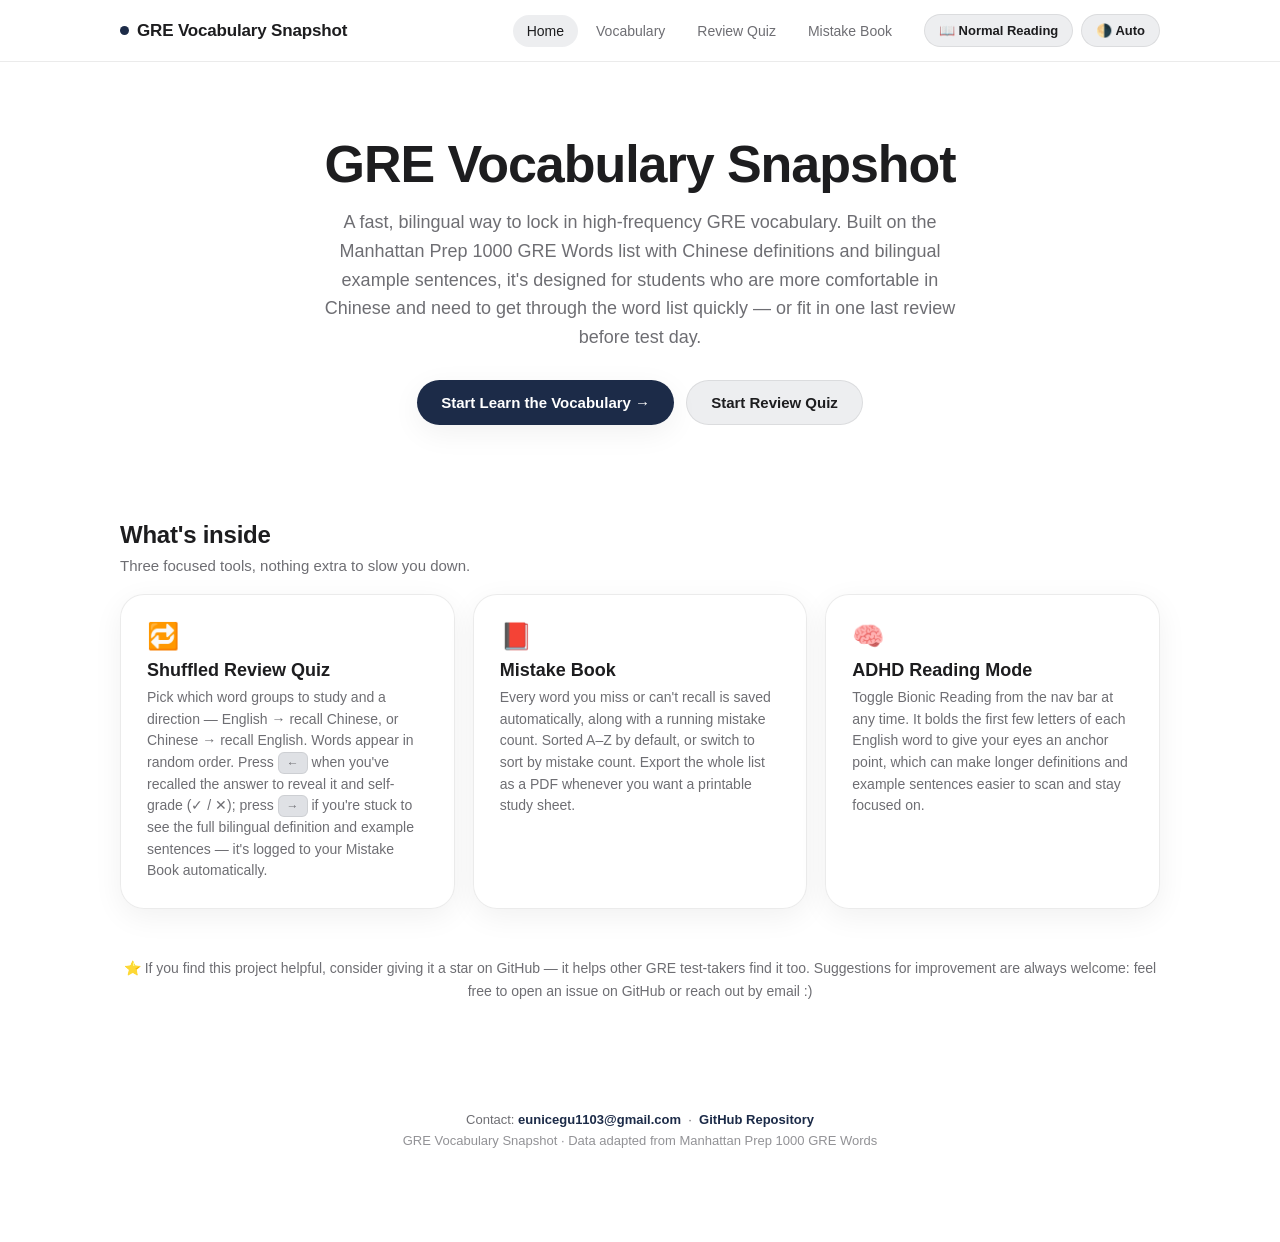
<file: index.html>
<!DOCTYPE html>
<html lang="en">
<head>
<meta charset="UTF-8">
<meta name="viewport" content="width=device-width, initial-scale=1.0">
<title>GRE Vocabulary Snapshot</title>
<meta name="description" content="A focused, bilingual (EN/ZH) GRE vocabulary tool built on the Manhattan Prep 1000 GRE Words list — shuffled review quiz, mistake book, and an ADHD-friendly Bionic Reading mode.">
<link rel="icon" href="data:image/svg+xml,%3Csvg xmlns=%22http://www.w3.org/2000/svg%22 viewBox=%220 0 100 100%22%3E%3Crect width=%22100%22 height=%22100%22 rx=%2222%22 fill=%22%231C2B48%22/%3E%3Ctext x=%2250%22 y=%2266%22 font-size=%2258%22 text-anchor=%22middle%22 fill=%22white%22 font-family=%22Arial%22%3EM%3C/text%3E%3C/svg%3E">
<link rel="stylesheet" href="assets/css/style.css">
</head>
<body>
<div id="nav-mount"></div>

<header class="hero wrap">
  <h1>GRE Vocabulary Snapshot</h1>
  <p>A fast, bilingual way to lock in high-frequency GRE vocabulary. Built on the Manhattan Prep 1000 GRE Words list with Chinese definitions and bilingual example sentences, it's designed for students who are more comfortable in Chinese and need to get through the word list quickly — or fit in one last review before test day.</p>
  <div class="hero-actions">
    <a class="btn btn-primary" href="pages/vocabulary.html">Start Learn the Vocabulary →</a>
    <a class="btn btn-secondary" href="pages/review.html">Start Review Quiz</a>
  </div>
</header>

<main class="wrap">
  <h2 class="section-title">What's inside</h2>
  <p class="section-sub">Three focused tools, nothing extra to slow you down.</p>
  <div class="feature-grid">
    <div class="glass feature-card">
      <div class="emoji">🔁</div>
      <h3>Shuffled Review Quiz</h3>
      <p>Pick which word groups to study and a direction — English → recall Chinese, or Chinese → recall English. Words appear in random order. Press <kbd>←</kbd> when you've recalled the answer to reveal it and self-grade (✓ / ✕); press <kbd>→</kbd> if you're stuck to see the full bilingual definition and example sentences — it's logged to your Mistake Book automatically.</p>
    </div>
    <div class="glass feature-card">
      <div class="emoji">📕</div>
      <h3>Mistake Book</h3>
      <p>Every word you miss or can't recall is saved automatically, along with a running mistake count. Sorted A–Z by default, or switch to sort by mistake count. Export the whole list as a PDF whenever you want a printable study sheet.</p>
    </div>
    <div class="glass feature-card">
      <div class="emoji">🧠</div>
      <h3>ADHD Reading Mode</h3>
      <p>Toggle Bionic Reading from the nav bar at any time. It bolds the first few letters of each English word to give your eyes an anchor point, which can make longer definitions and example sentences easier to scan and stay focused on.</p>
    </div>
  </div>
</main>

<p class="wrap footnote-cta">⭐ If you find this project helpful, consider giving it a star on GitHub — it helps other GRE test-takers find it too. Suggestions for improvement are always welcome: feel free to open an issue on GitHub or reach out by email :)</p>

<div id="footer-mount"></div>

<script src="assets/js/common.js"></script>
<script>
  GRE.injectNav("home");
  GRE.injectFooter();
  GRE.applyBionicToPage();
</script>
</body>
</html>
</file>
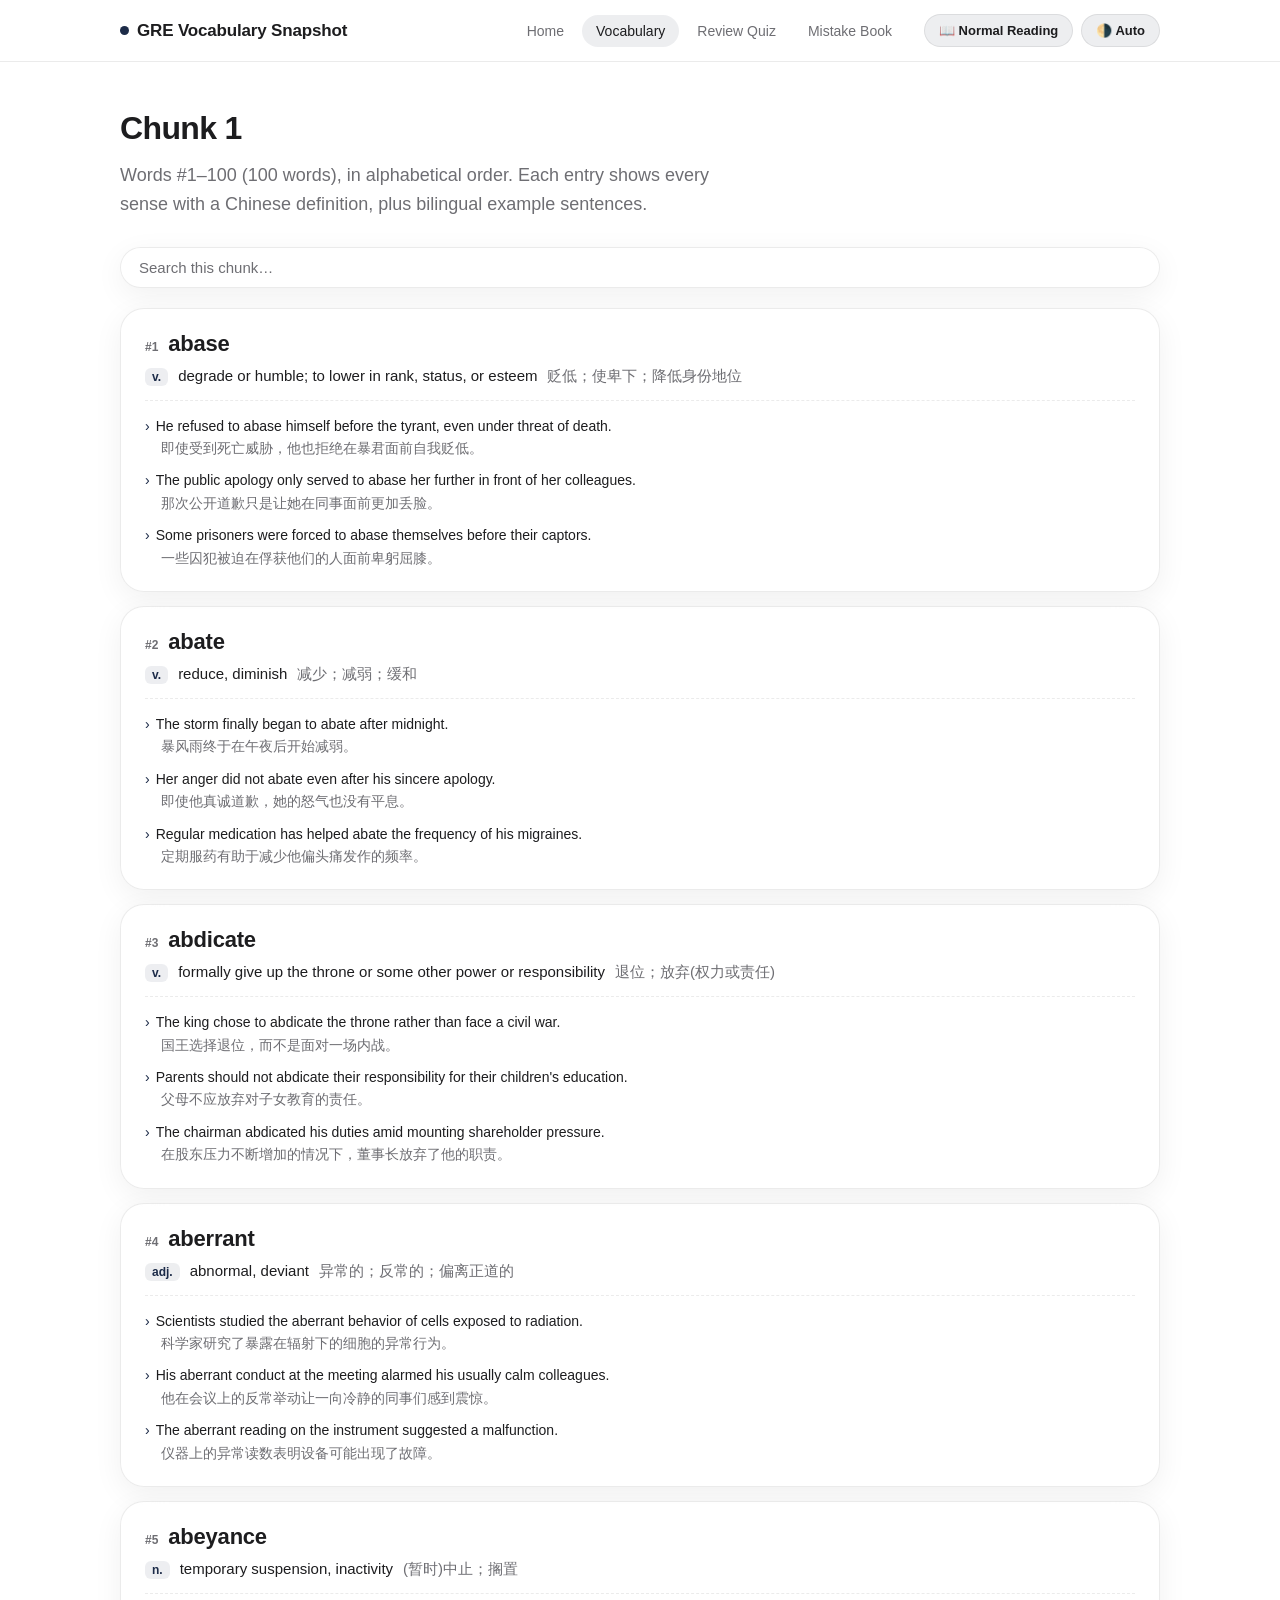
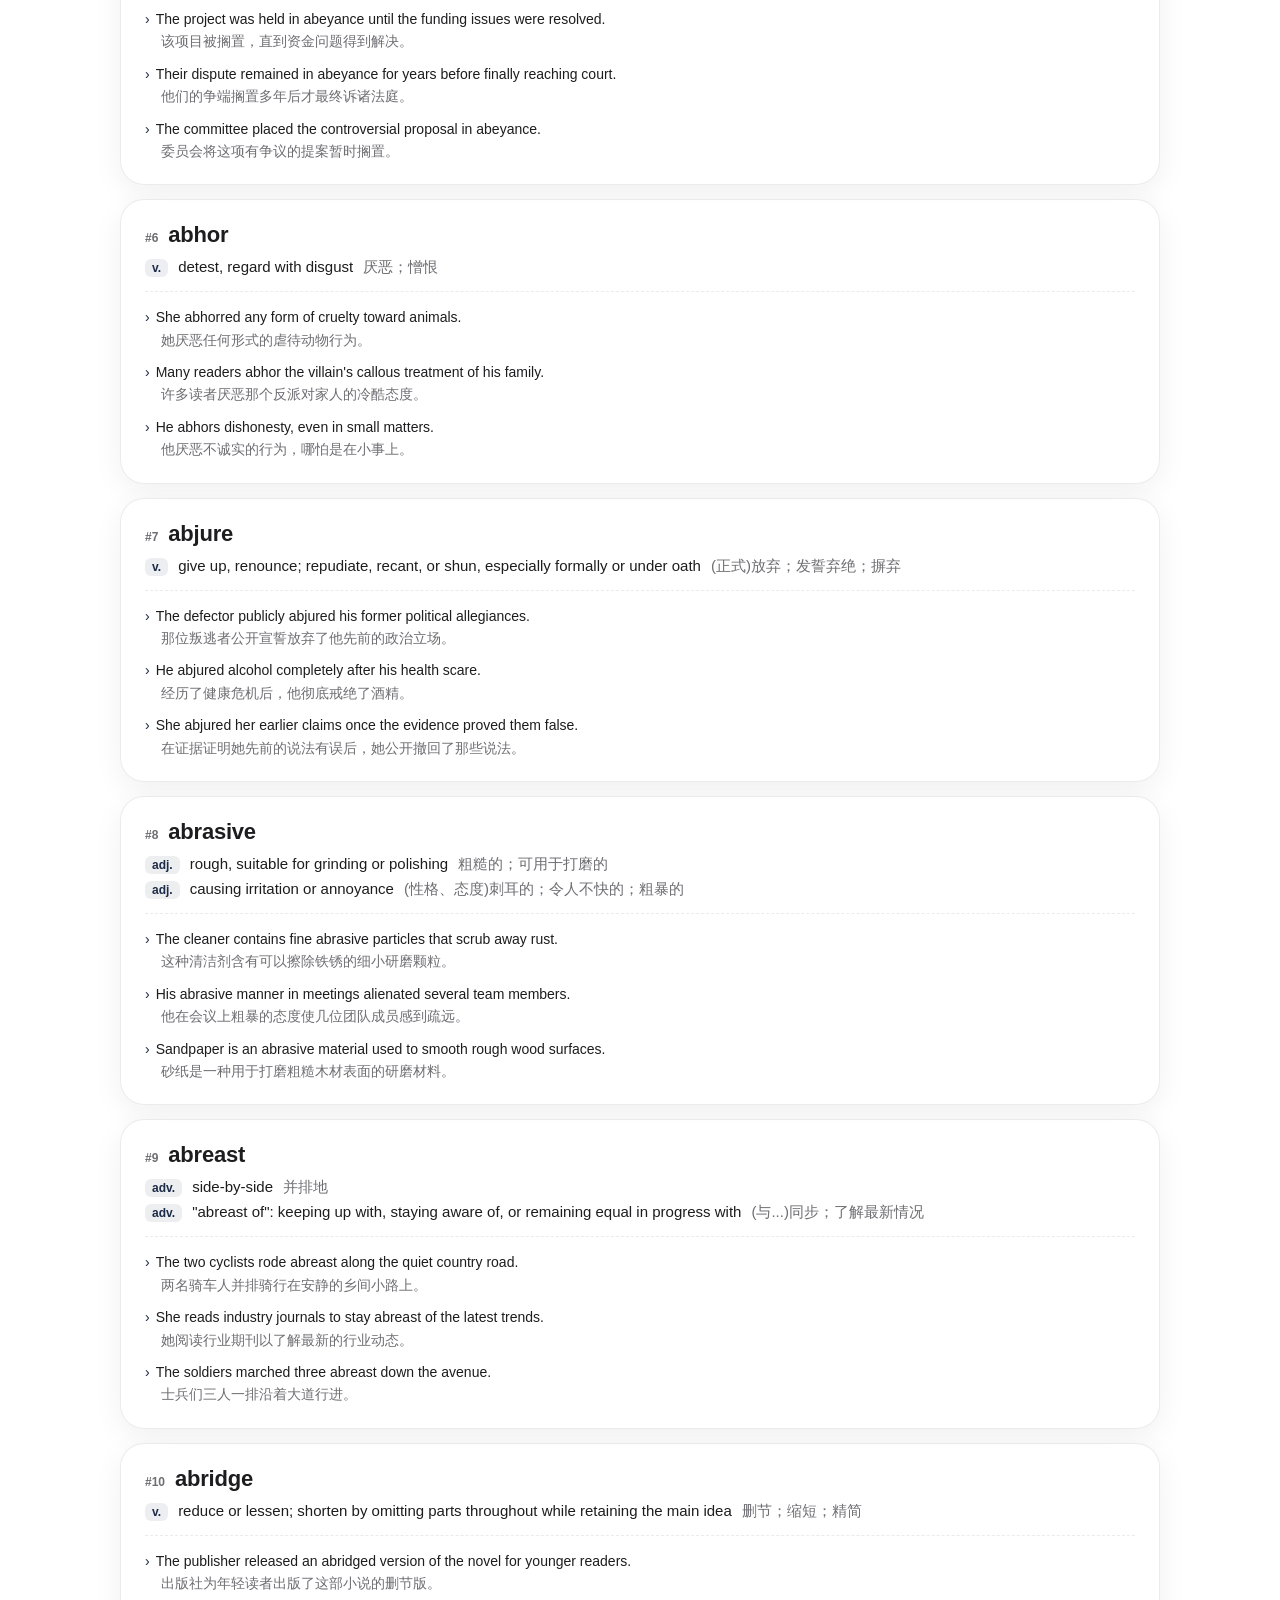
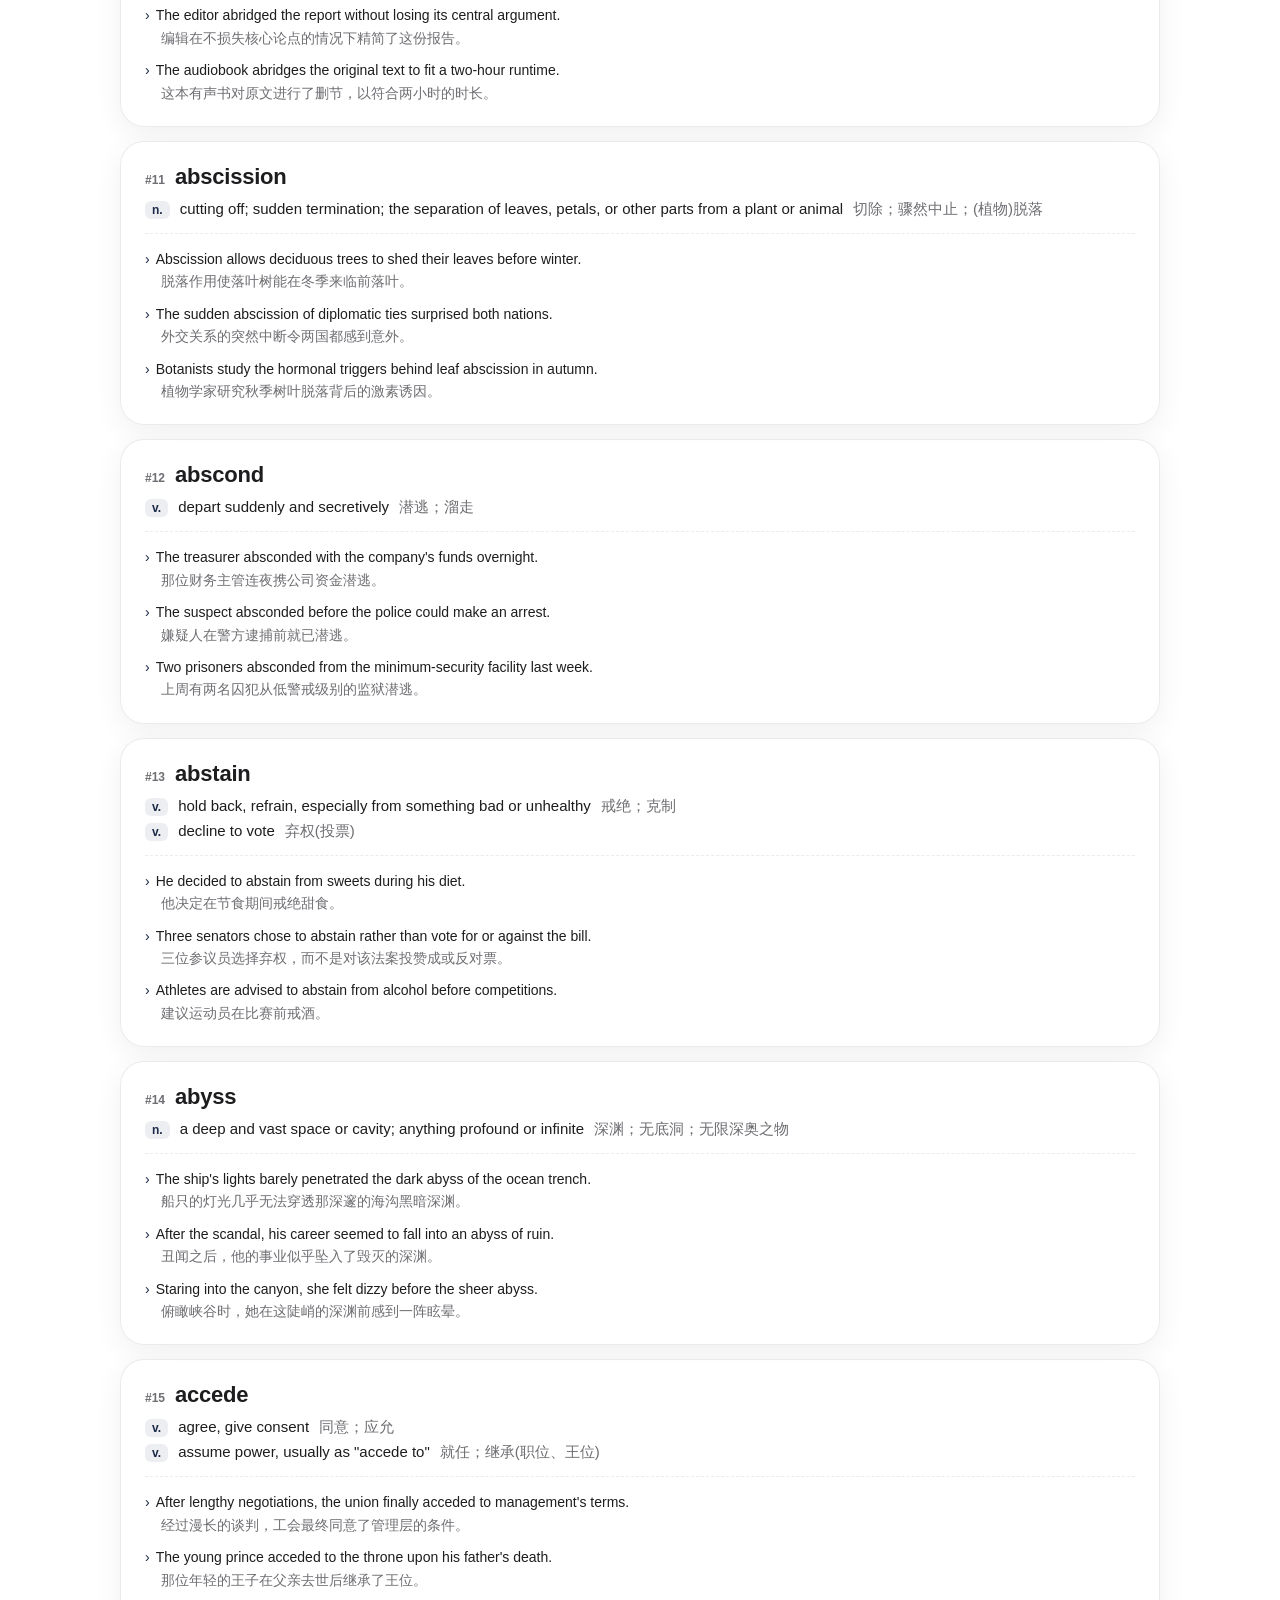
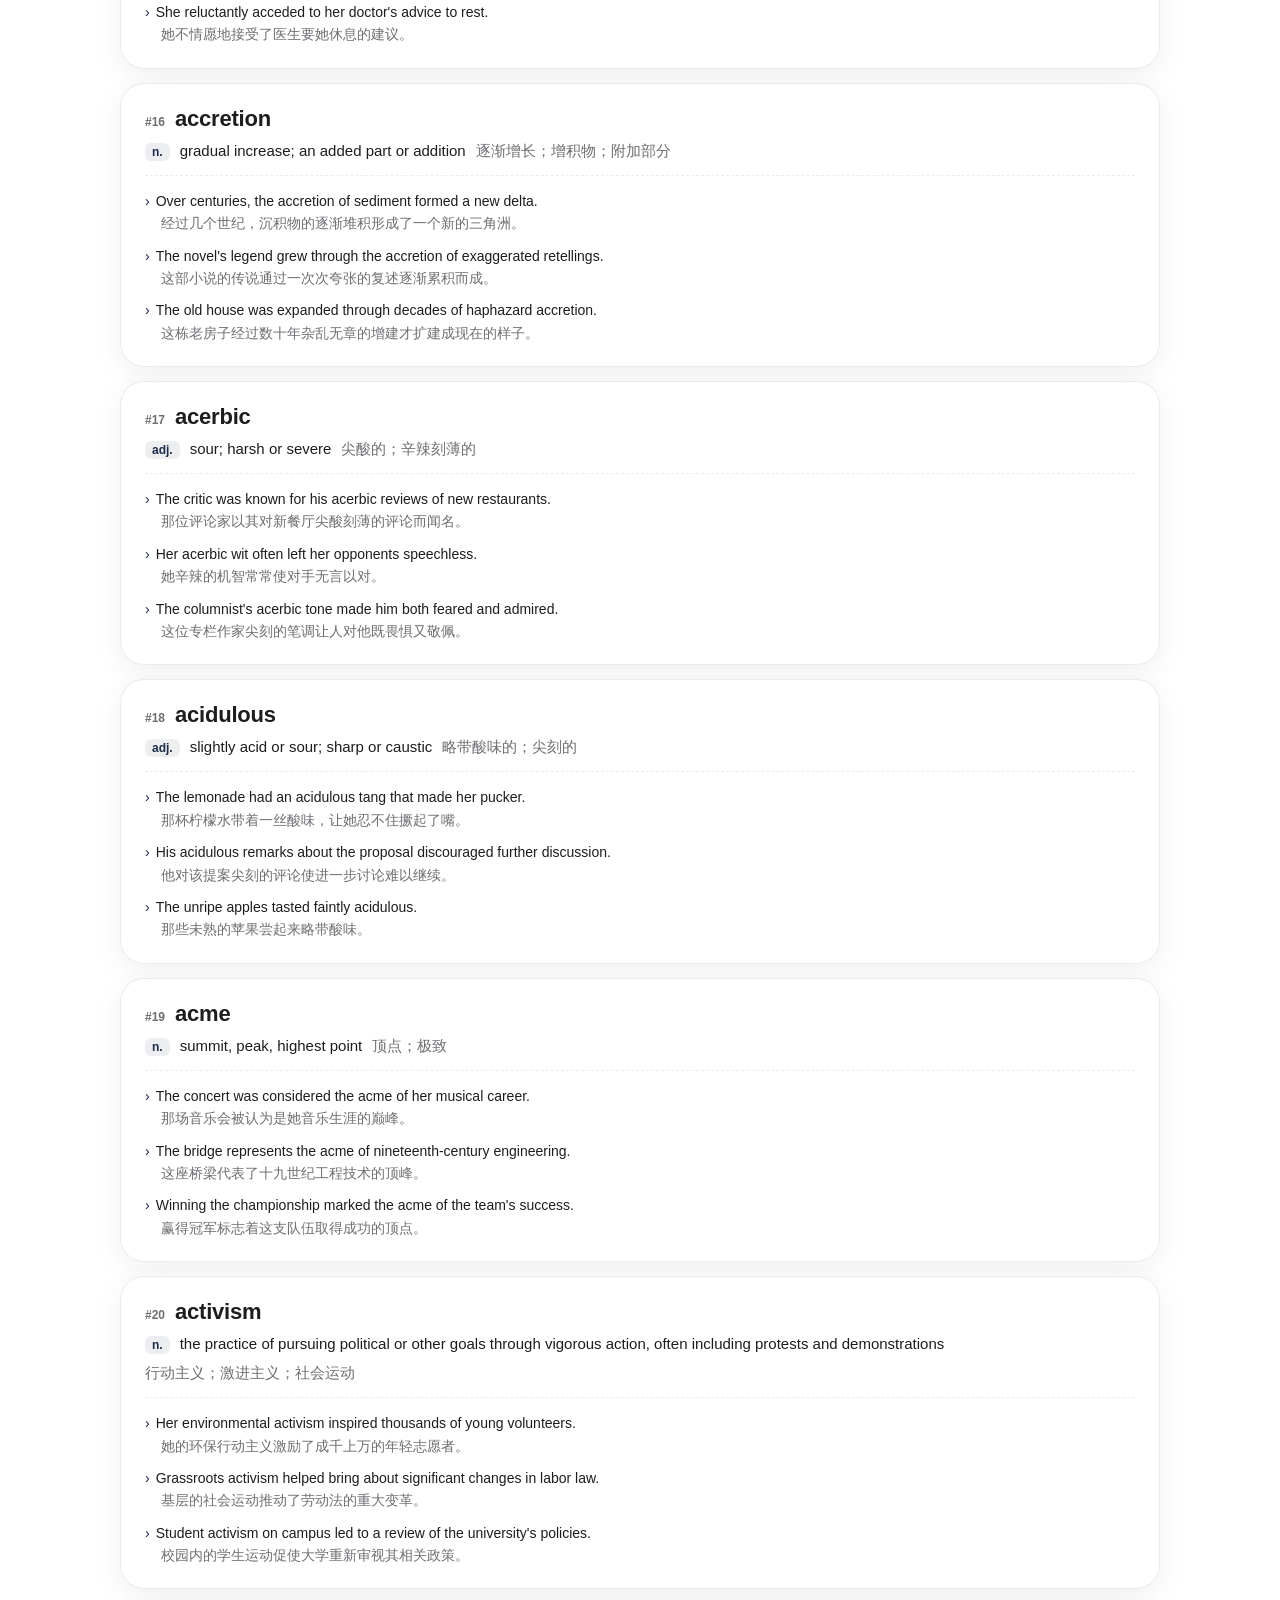
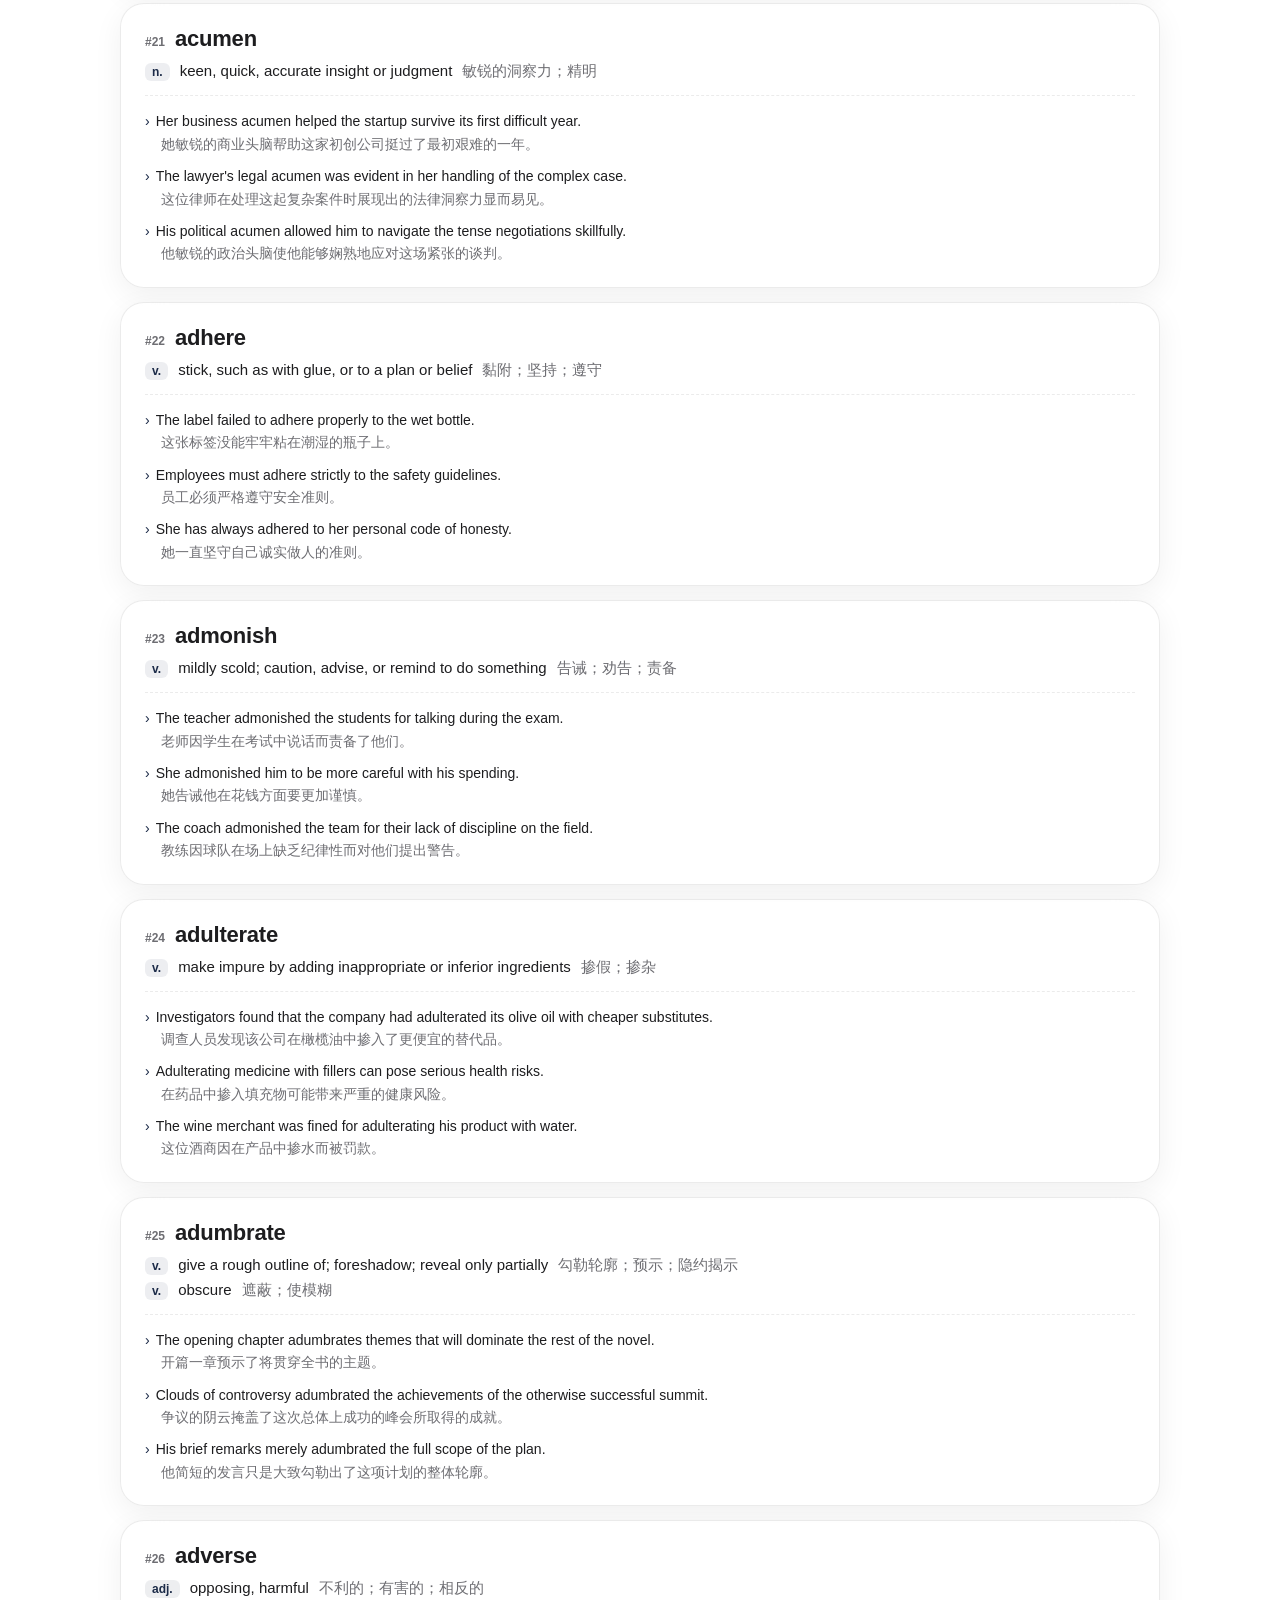
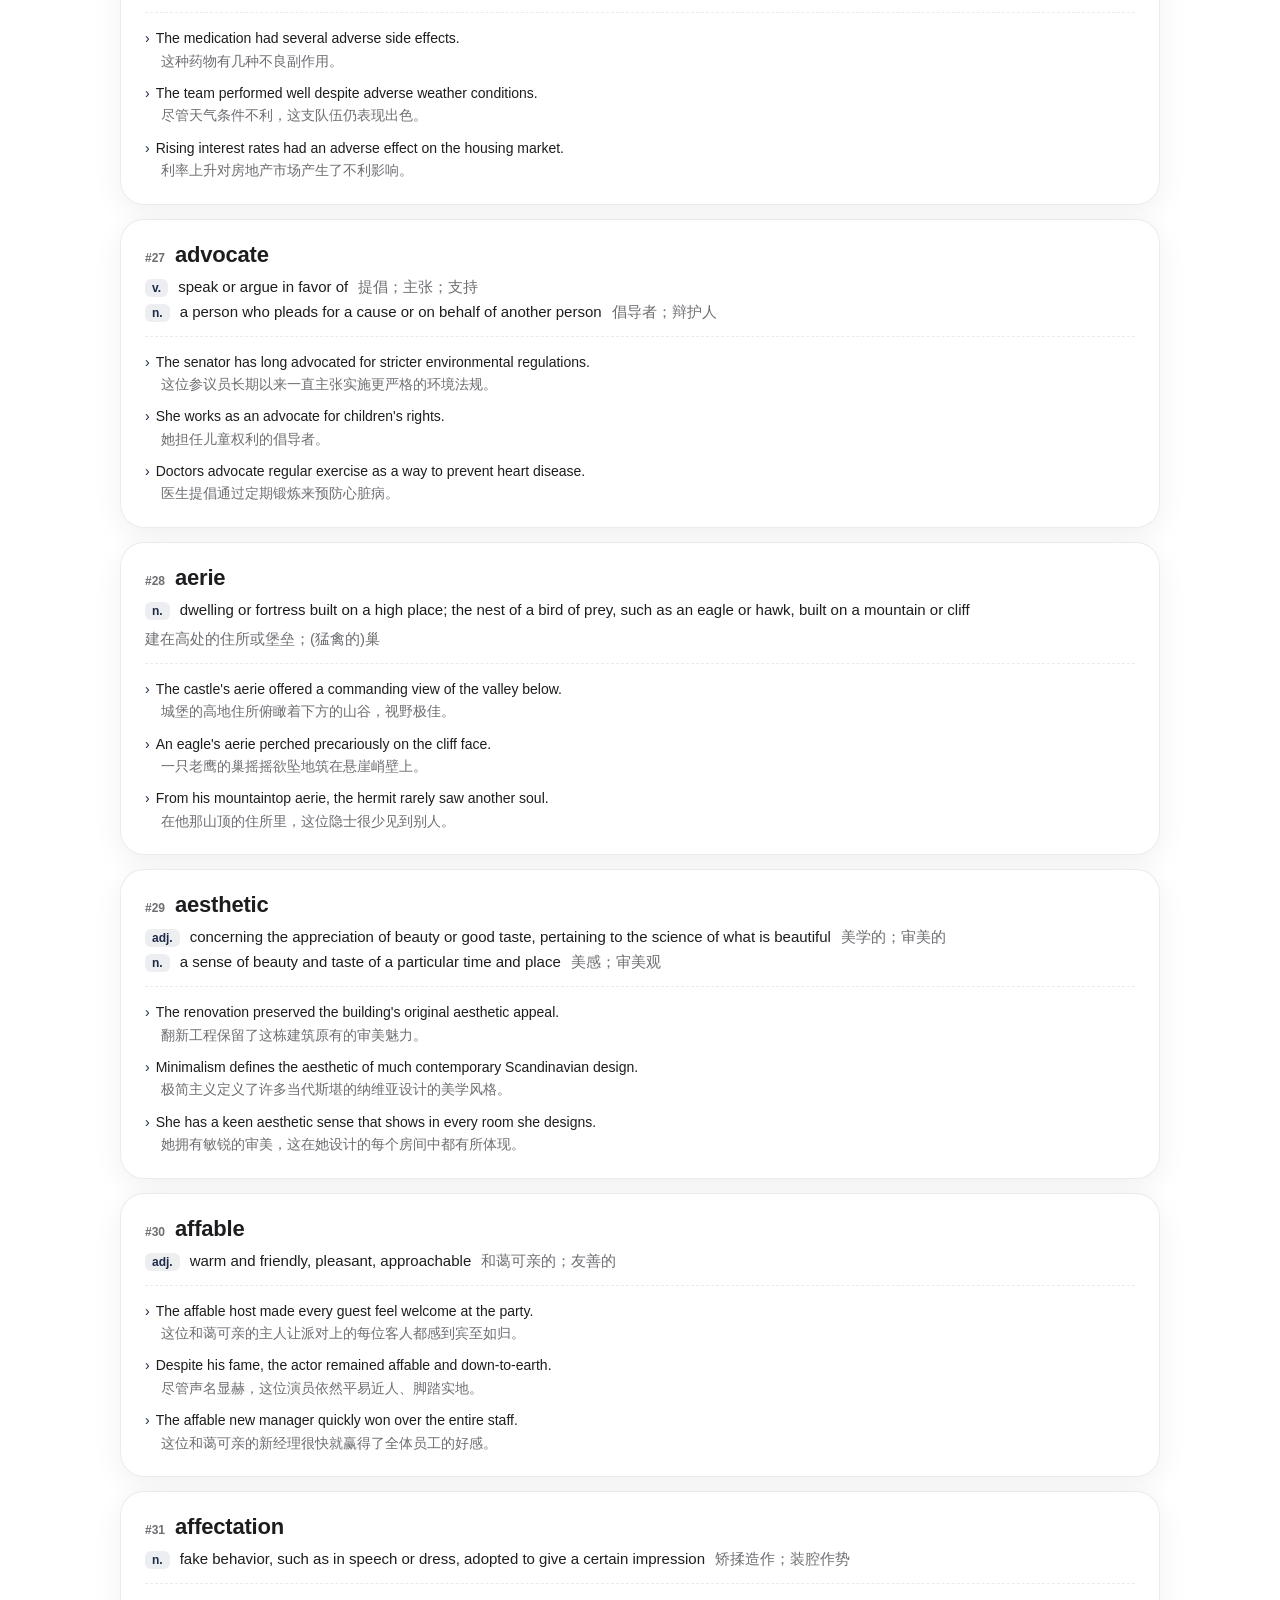
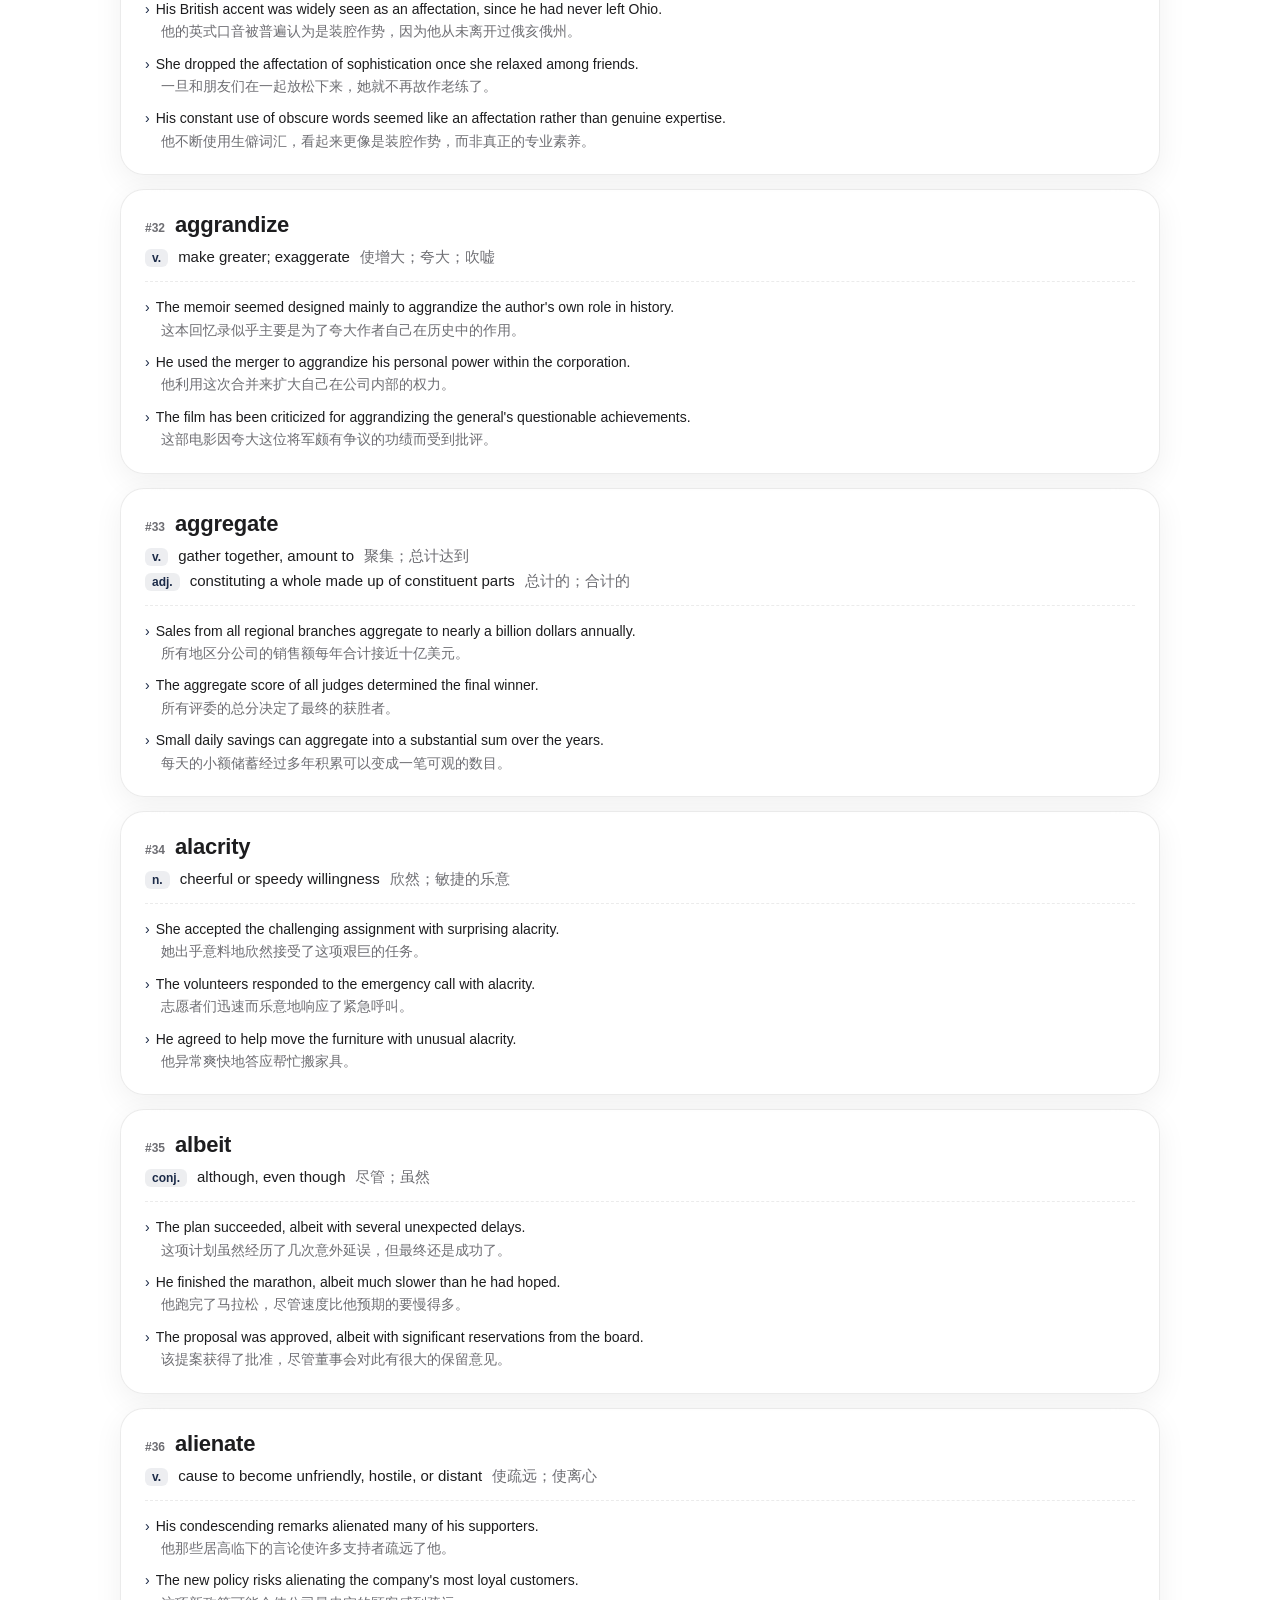
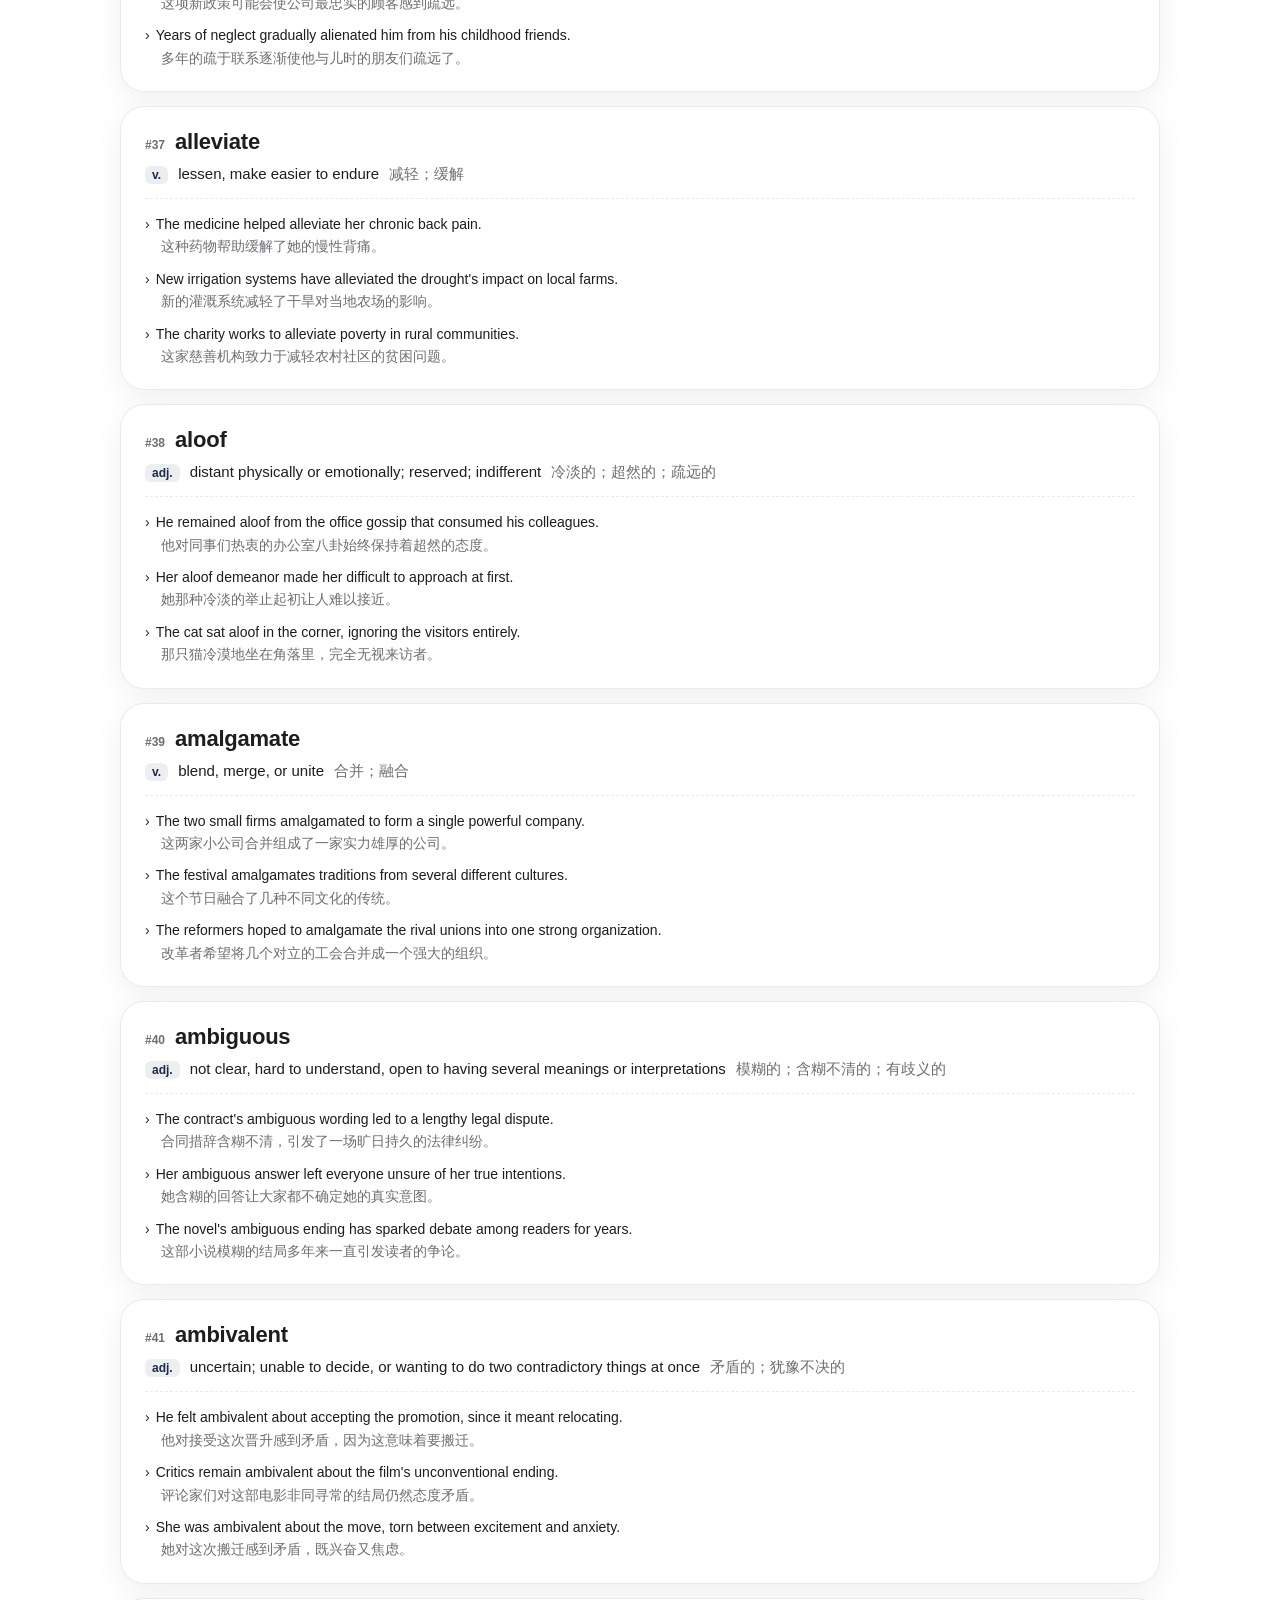
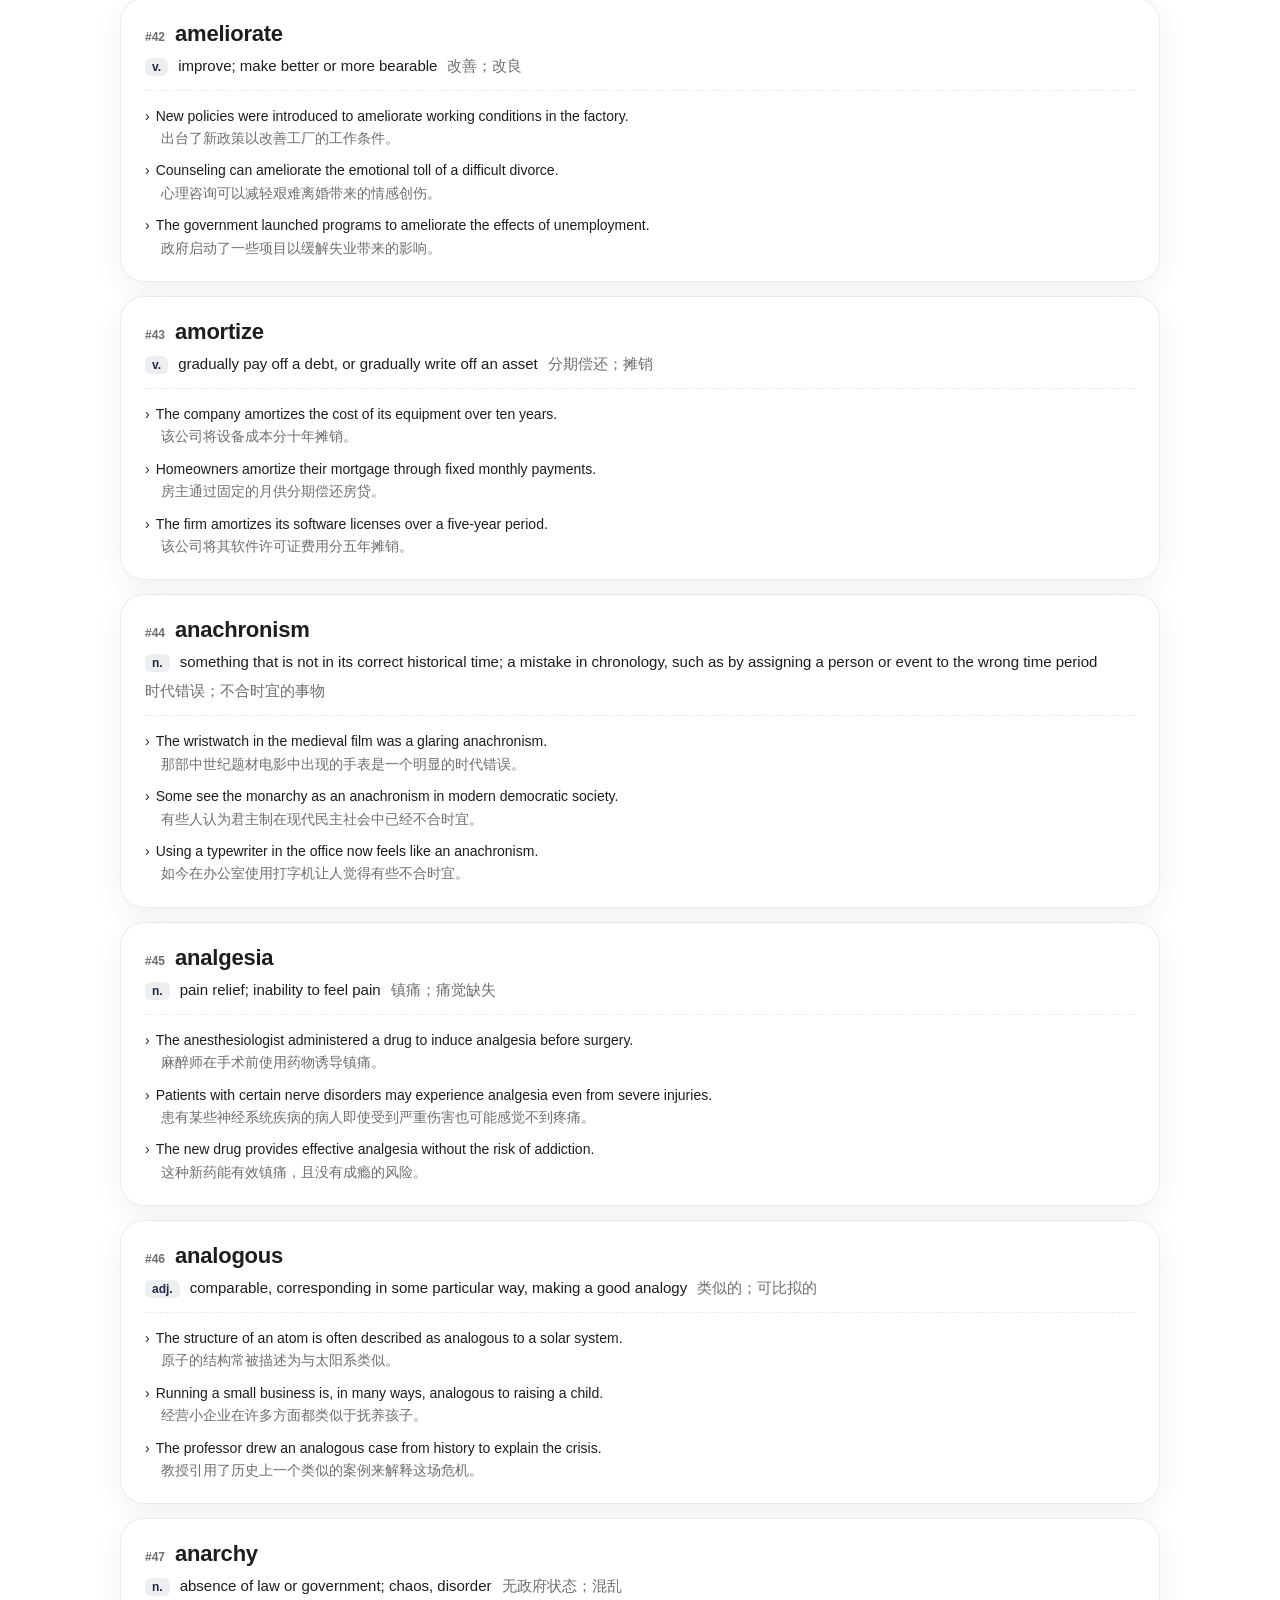
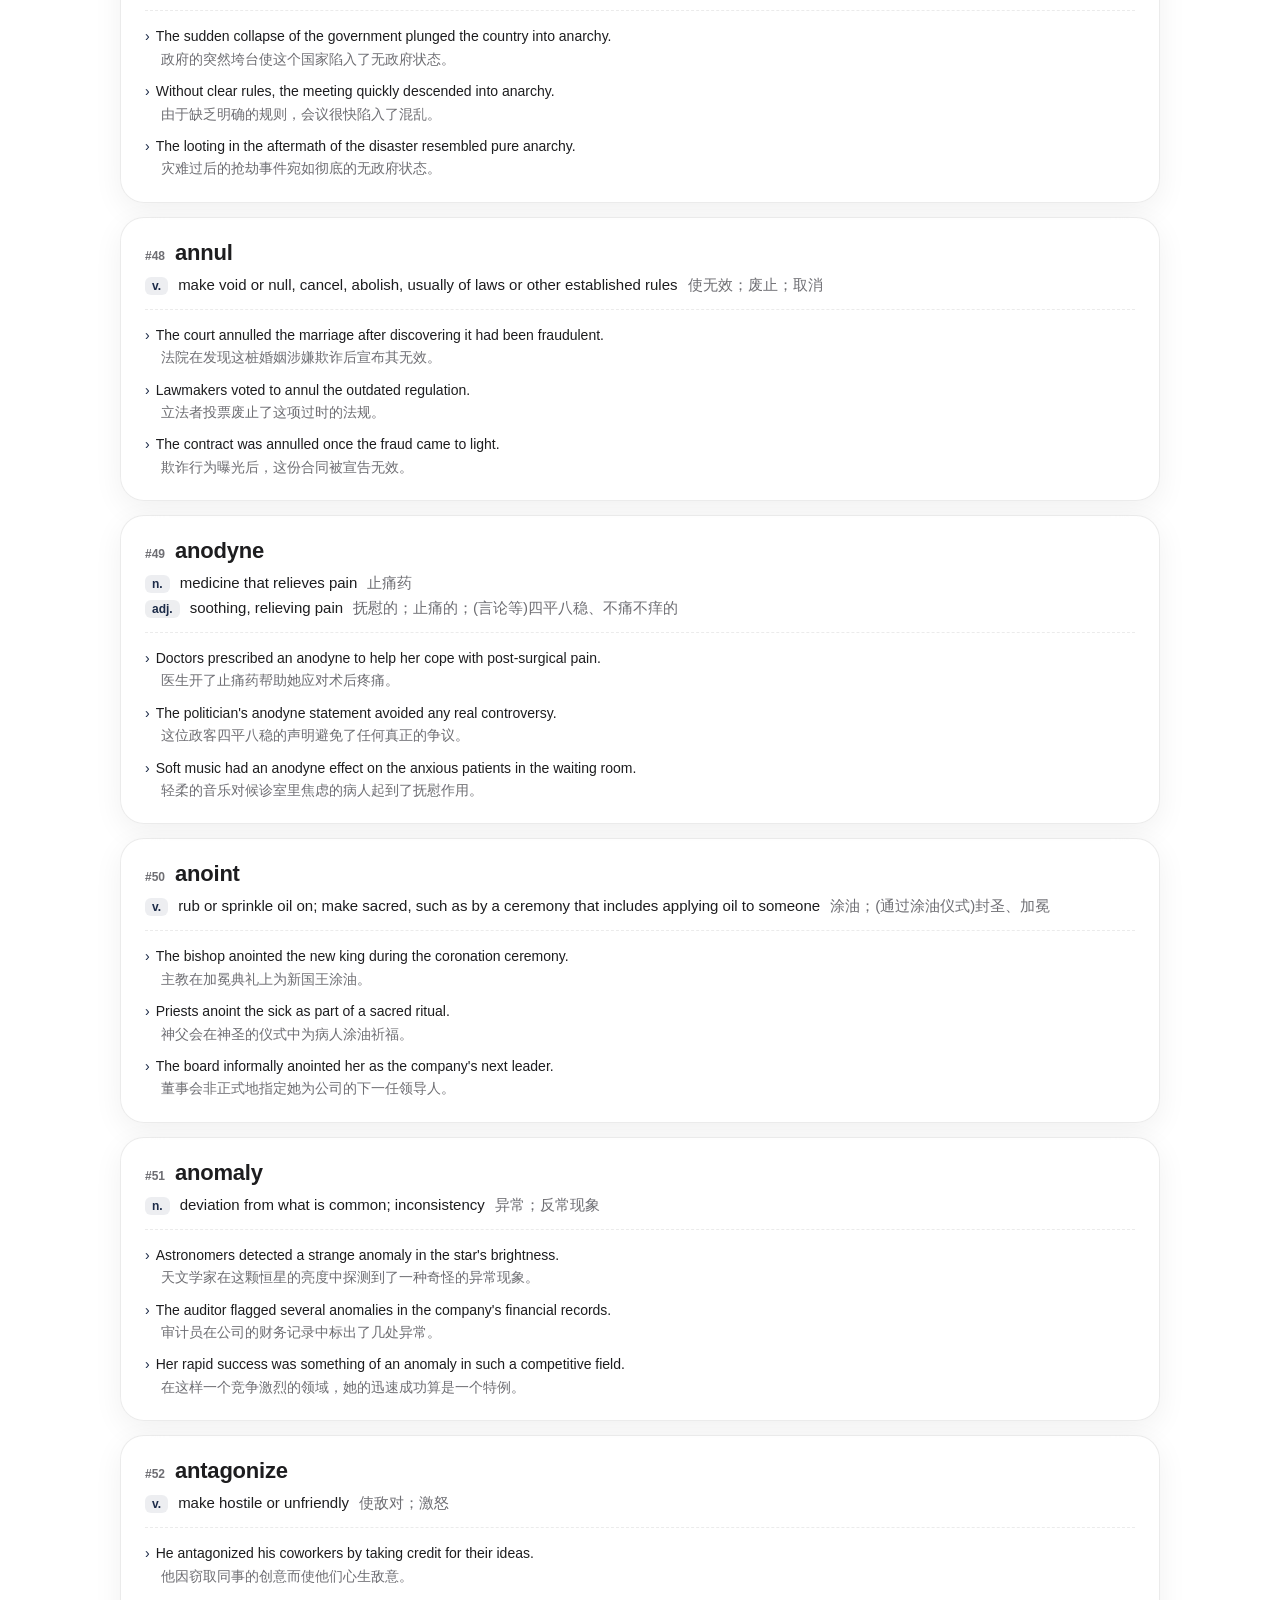
<file: pages/chunk-01.html>
<!DOCTYPE html>
<html lang="en">
<head>
<meta charset="UTF-8">
<meta name="viewport" content="width=device-width, initial-scale=1.0">
<title>Chunk 1 (1–100) · GRE Vocabulary Snapshot</title>
<link rel="icon" href="data:image/svg+xml,%3Csvg xmlns=%22http://www.w3.org/2000/svg%22 viewBox=%220 0 100 100%22%3E%3Crect width=%22100%22 height=%22100%22 rx=%2222%22 fill=%22%231C2B48%22/%3E%3Ctext x=%2250%22 y=%2266%22 font-size=%2258%22 text-anchor=%22middle%22 fill=%22white%22 font-family=%22Arial%22%3EM%3C/text%3E%3C/svg%3E">
<link rel="stylesheet" href="../assets/css/style.css">
</head>
<body data-chunk="1">
<div id="nav-mount"></div>

<main class="wrap">
  <header class="hero" style="padding:48px 0 8px;text-align:left">
    <h1 style="font-size:32px">Chunk 1</h1>
    <p style="text-align:left;margin:0">Words #1–100 (100 words), in alphabetical order. Each entry shows every sense with a Chinese definition, plus bilingual example sentences.</p>
  </header>

  <div class="glass search-bar">
    <input id="search-input" type="text" placeholder="Search this chunk…">
  </div>

  <div class="word-list" id="word-list"></div>

  <div class="pager">
    <span></span>
    <a class="btn btn-secondary" href="vocabulary.html">All chunks</a>
    <a class="btn btn-secondary" href="chunk-02.html">Chunk 2 →</a>
  </div>
</main>

<div id="footer-mount"></div>

<script src="../assets/js/common.js"></script>
<script src="../assets/js/chunk-page.js"></script>
<script>GRE.injectNav("vocabulary"); GRE.injectFooter();</script>
</body>
</html>
</file>
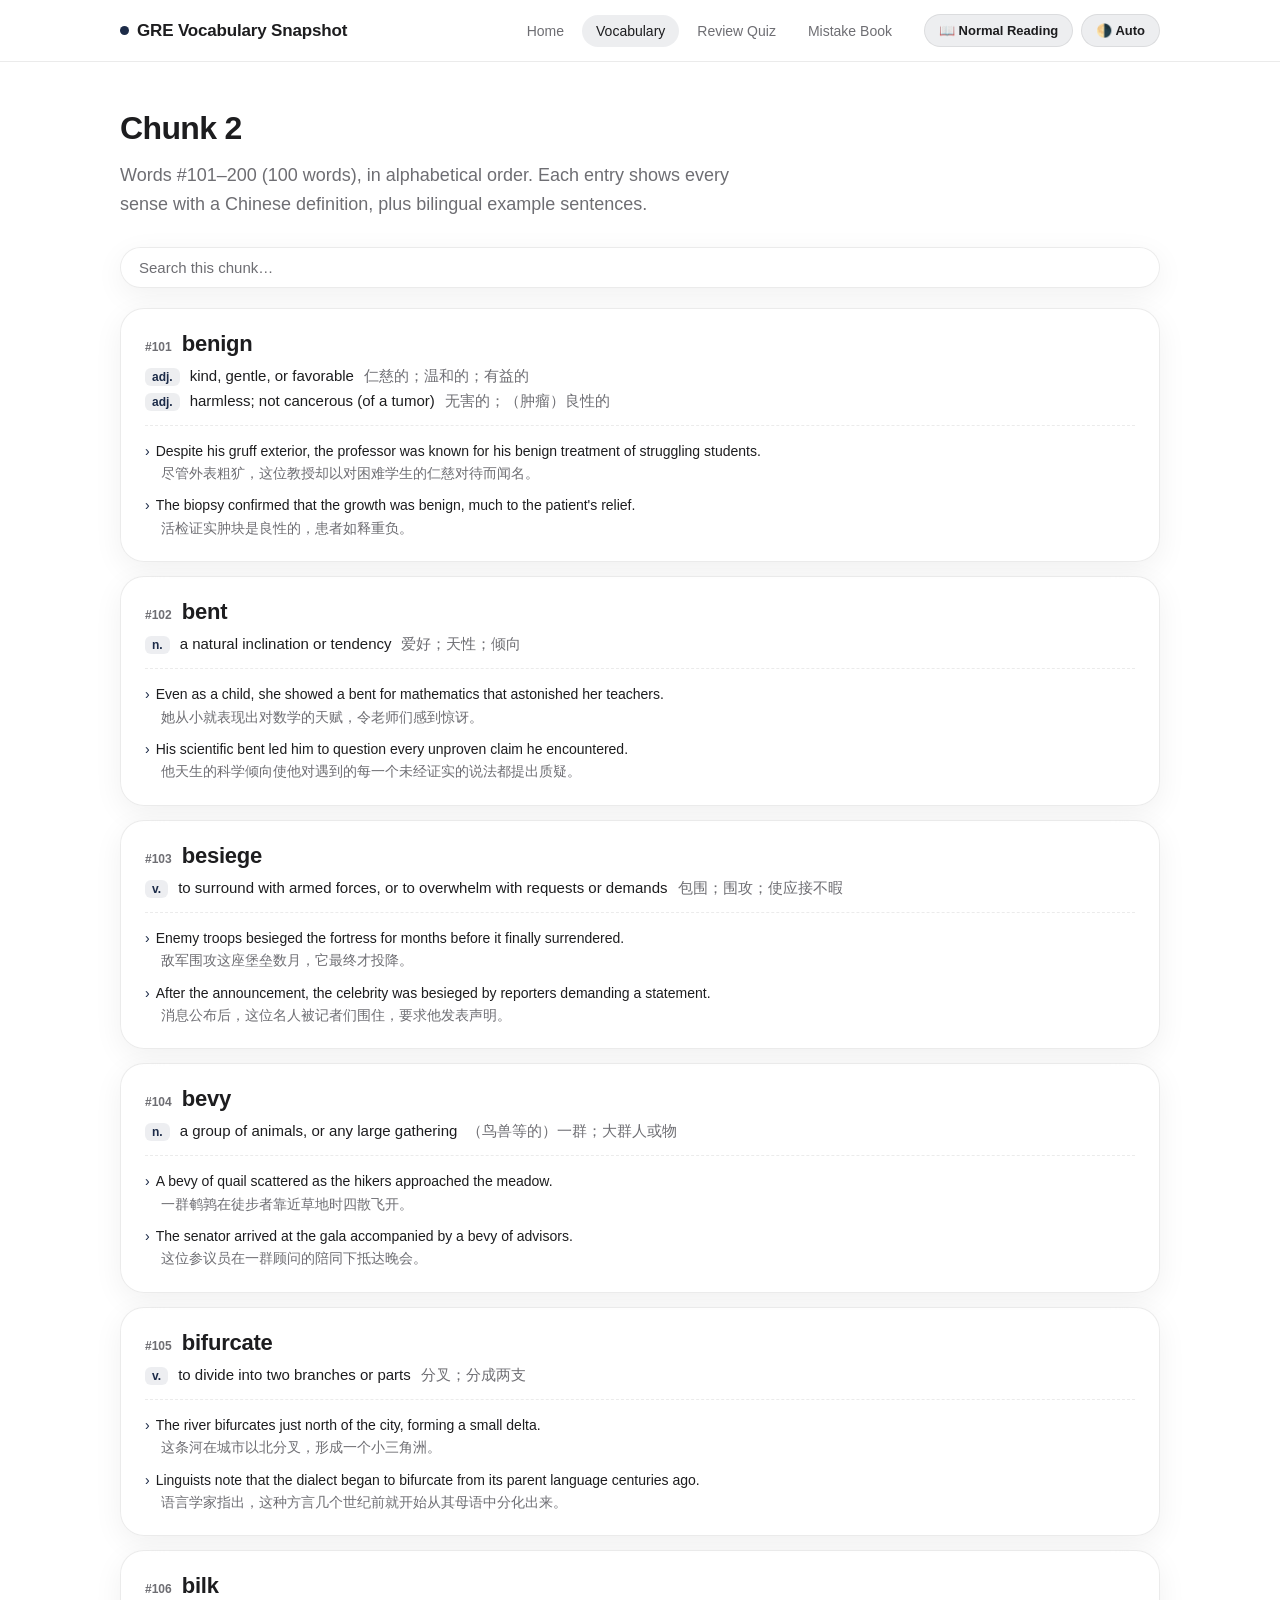
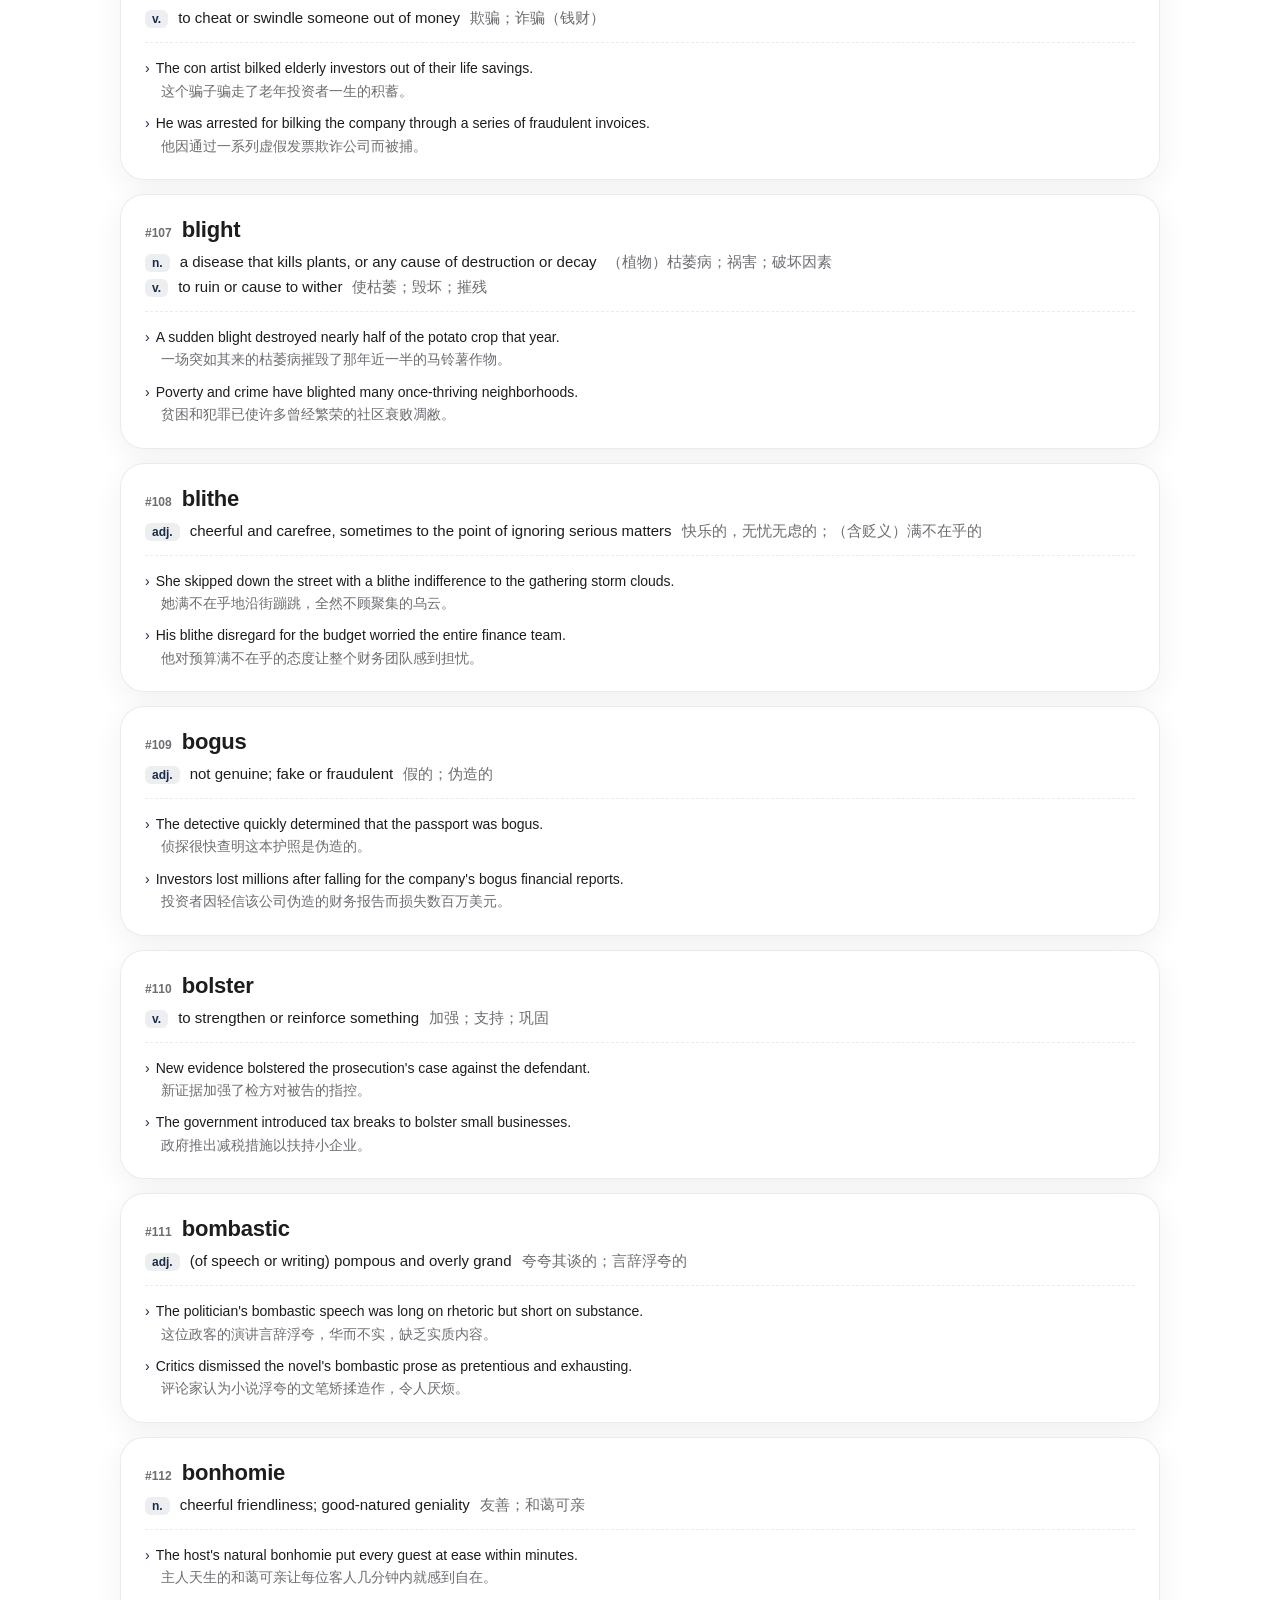
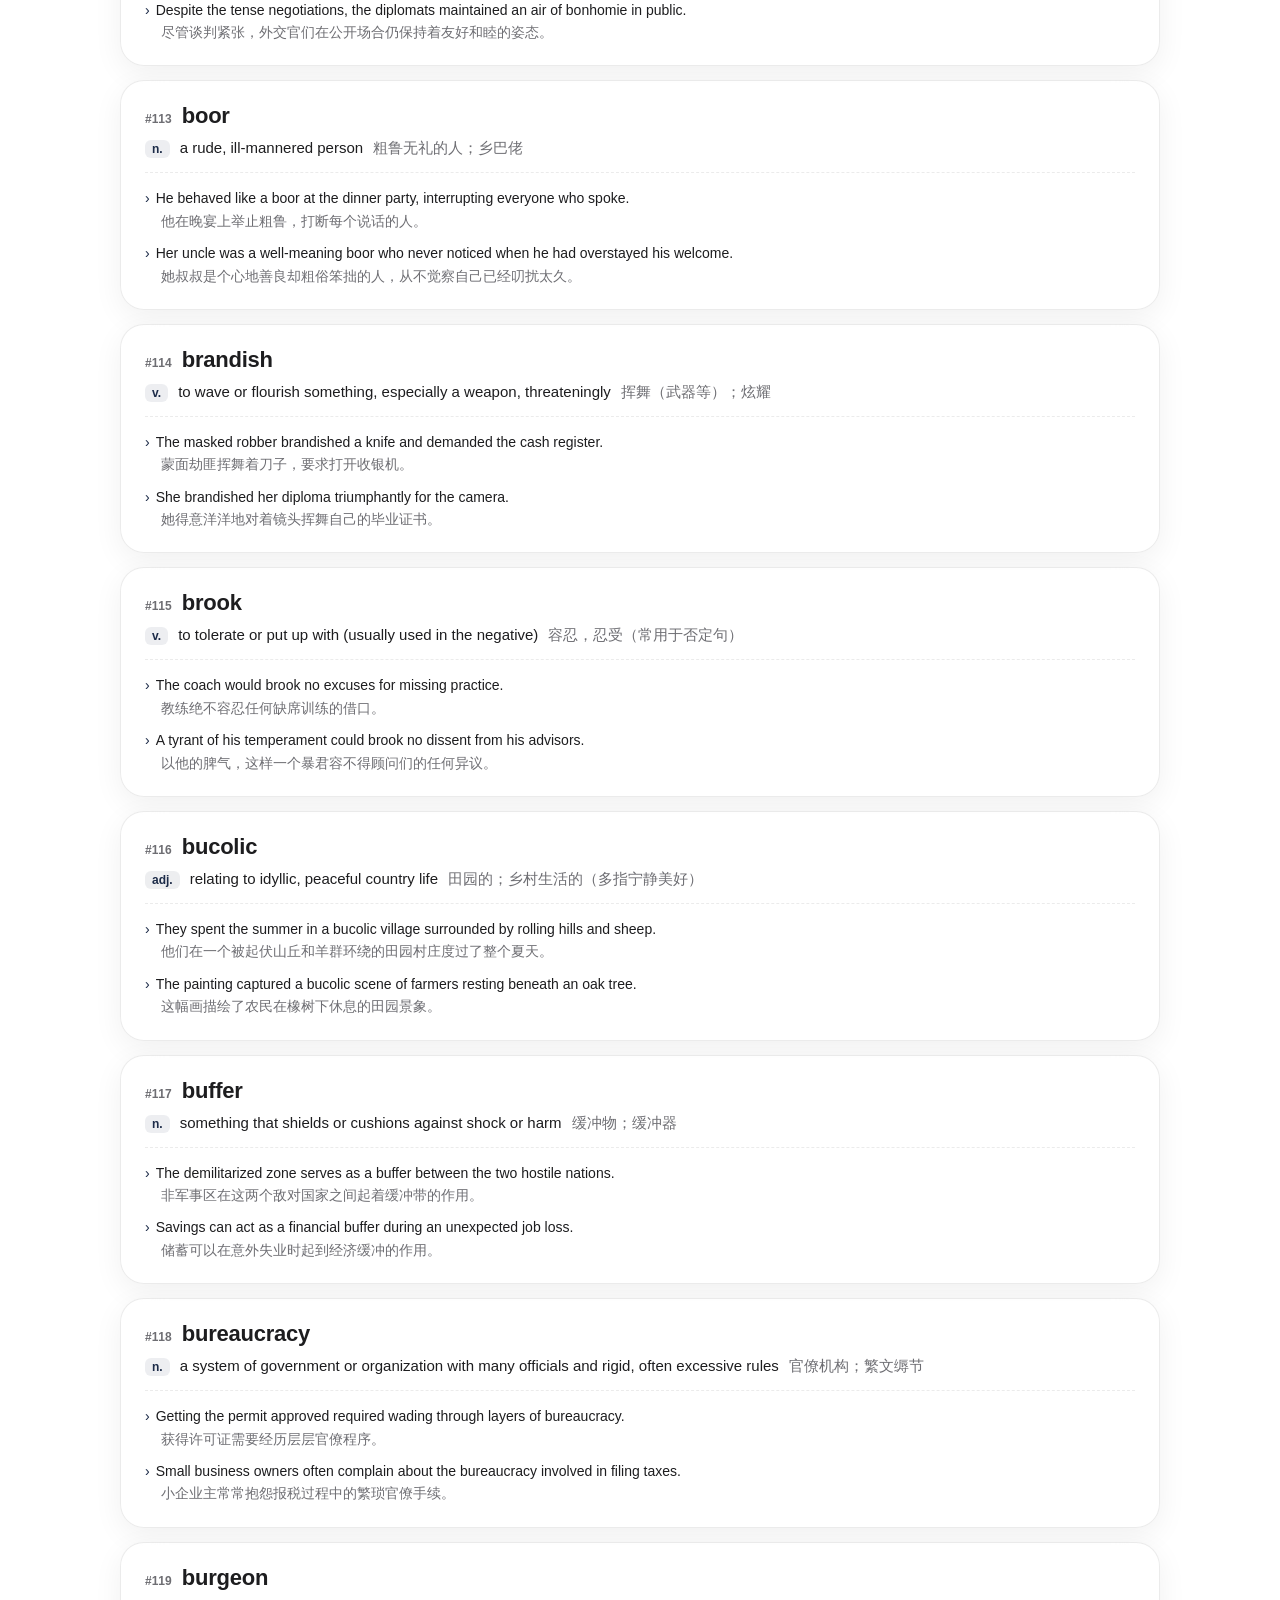
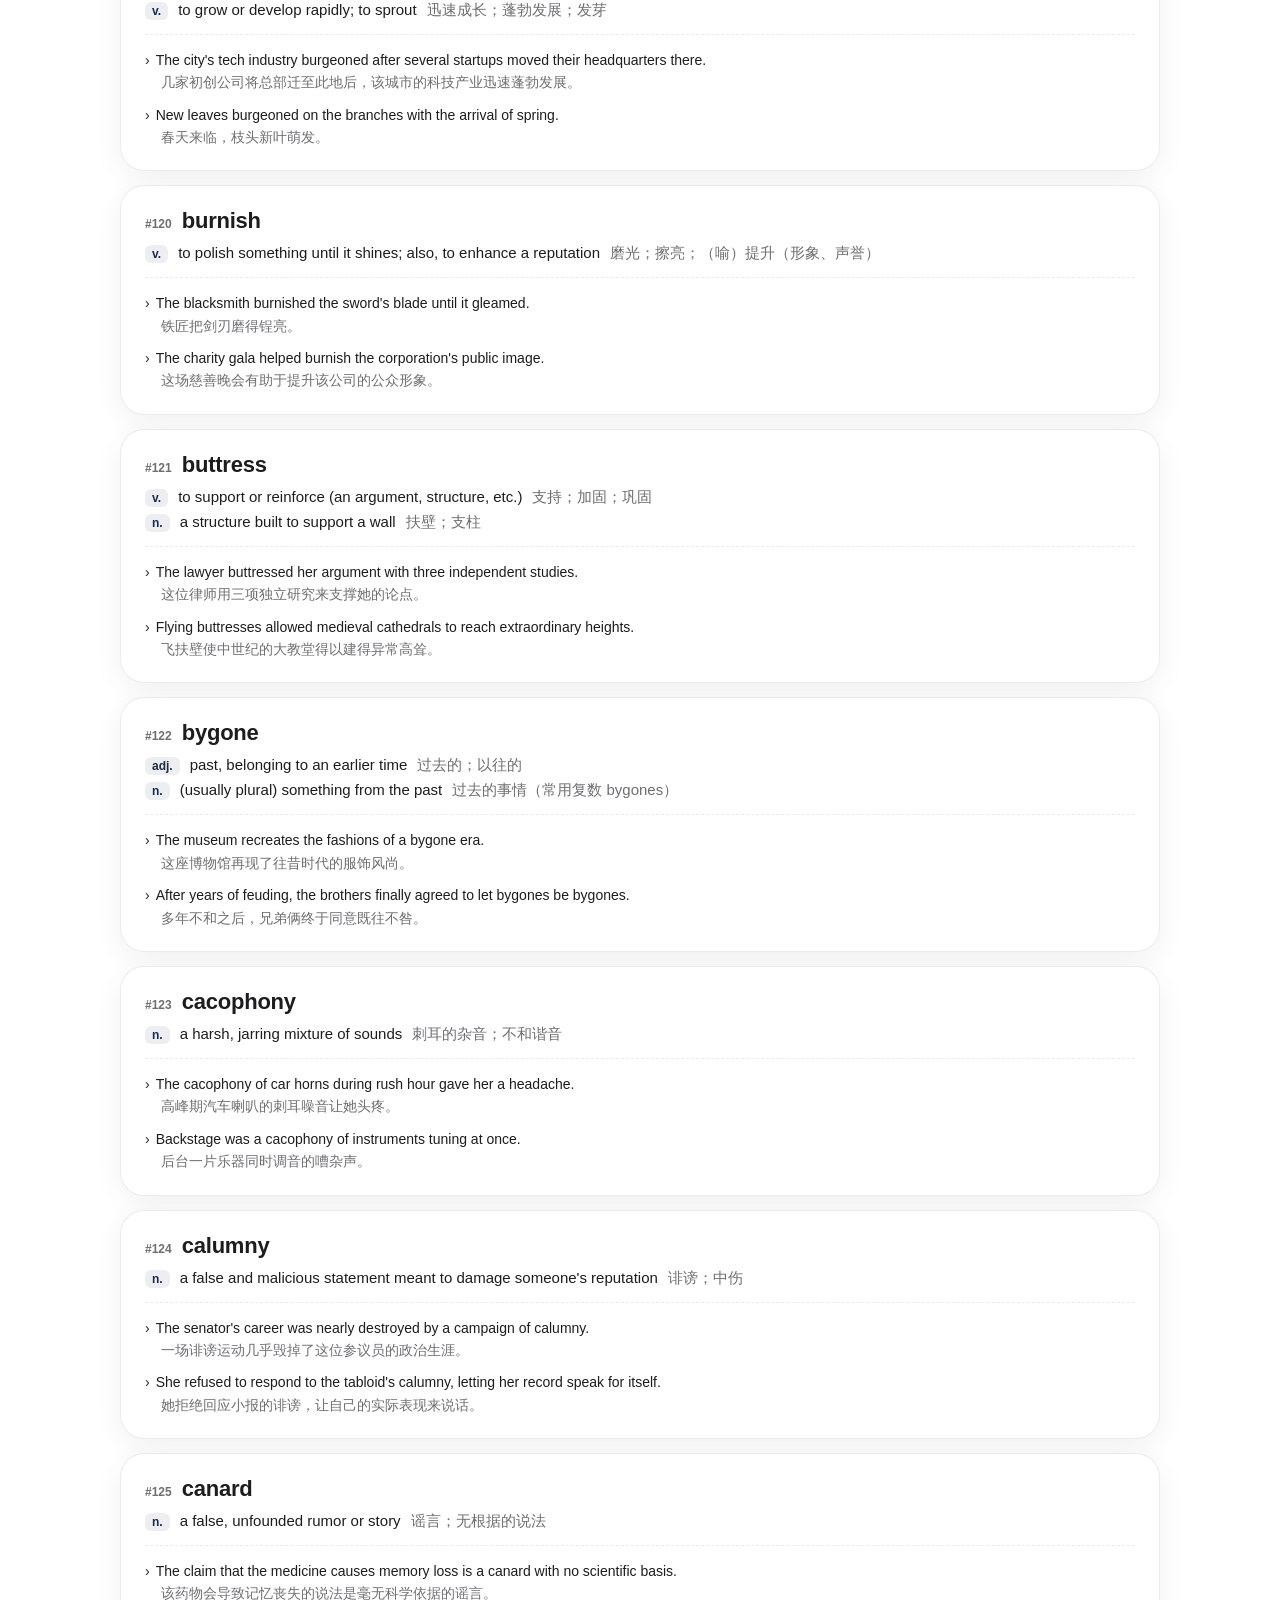
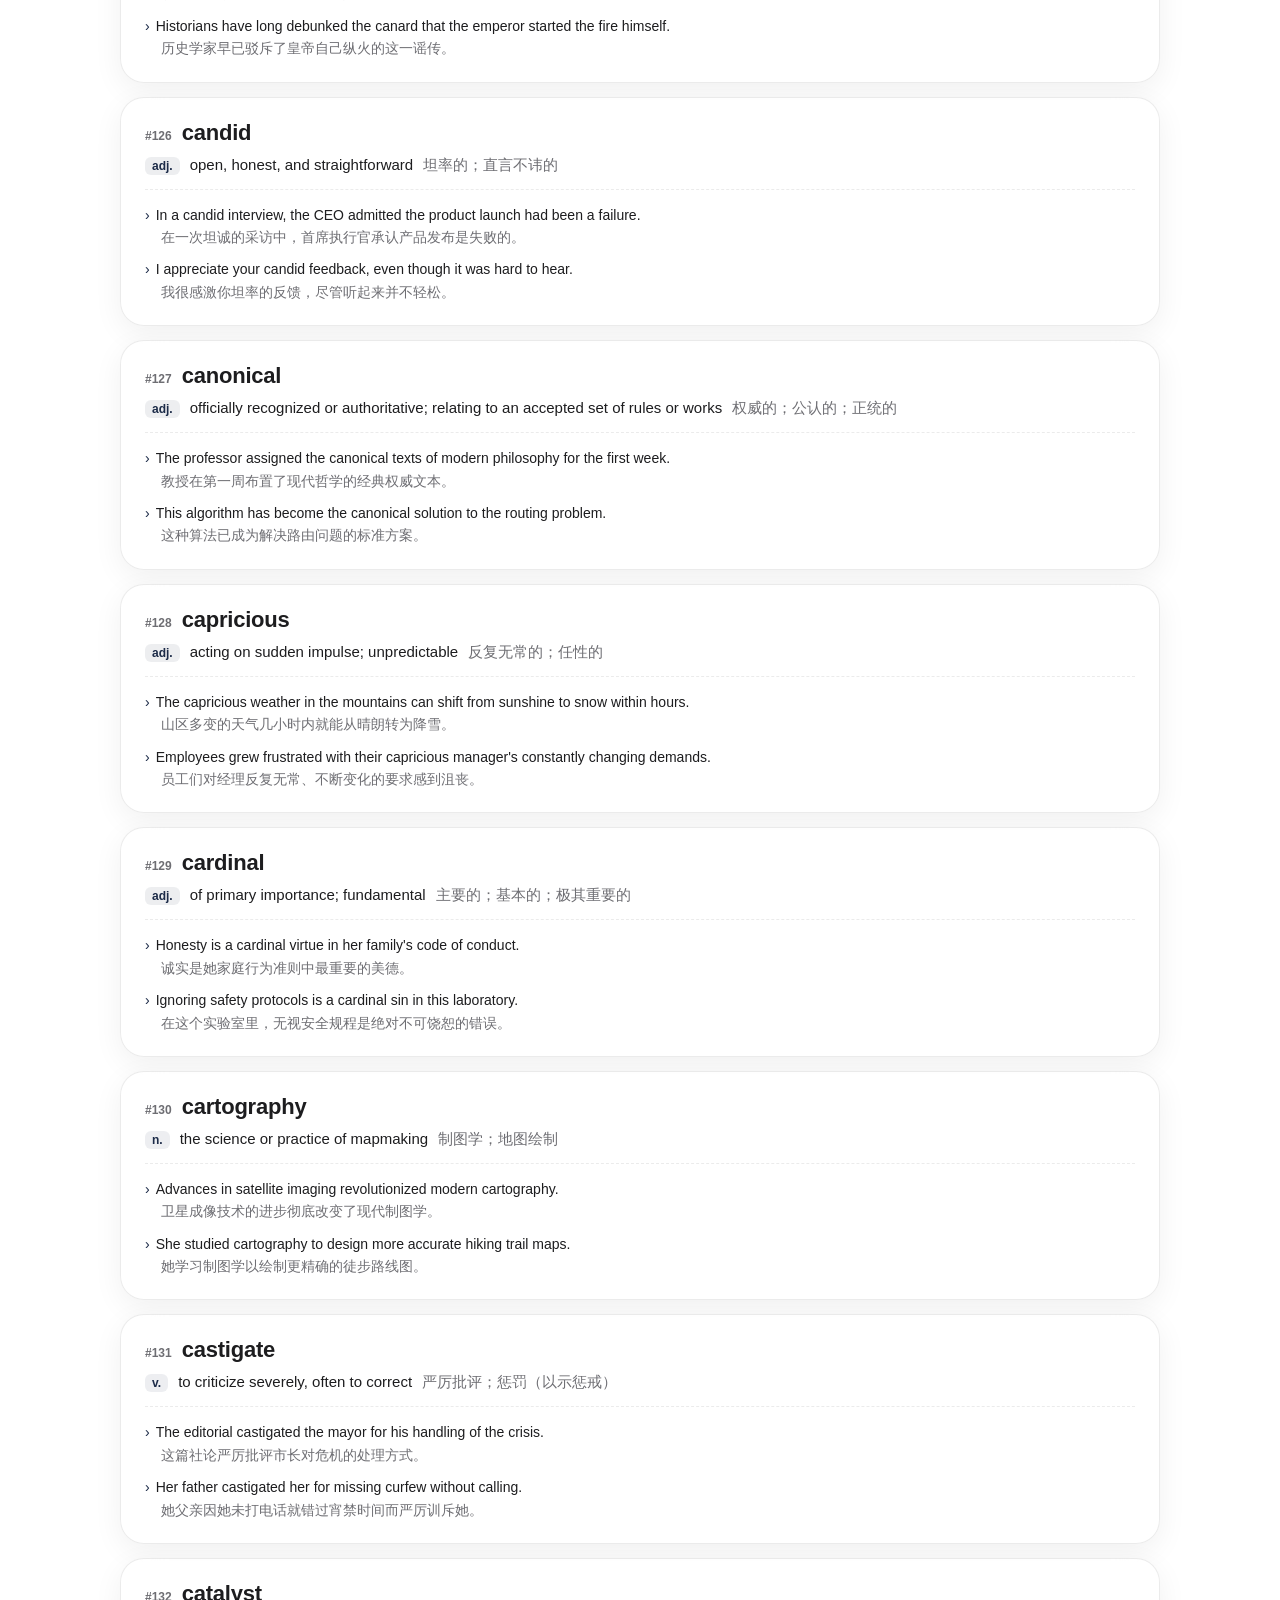
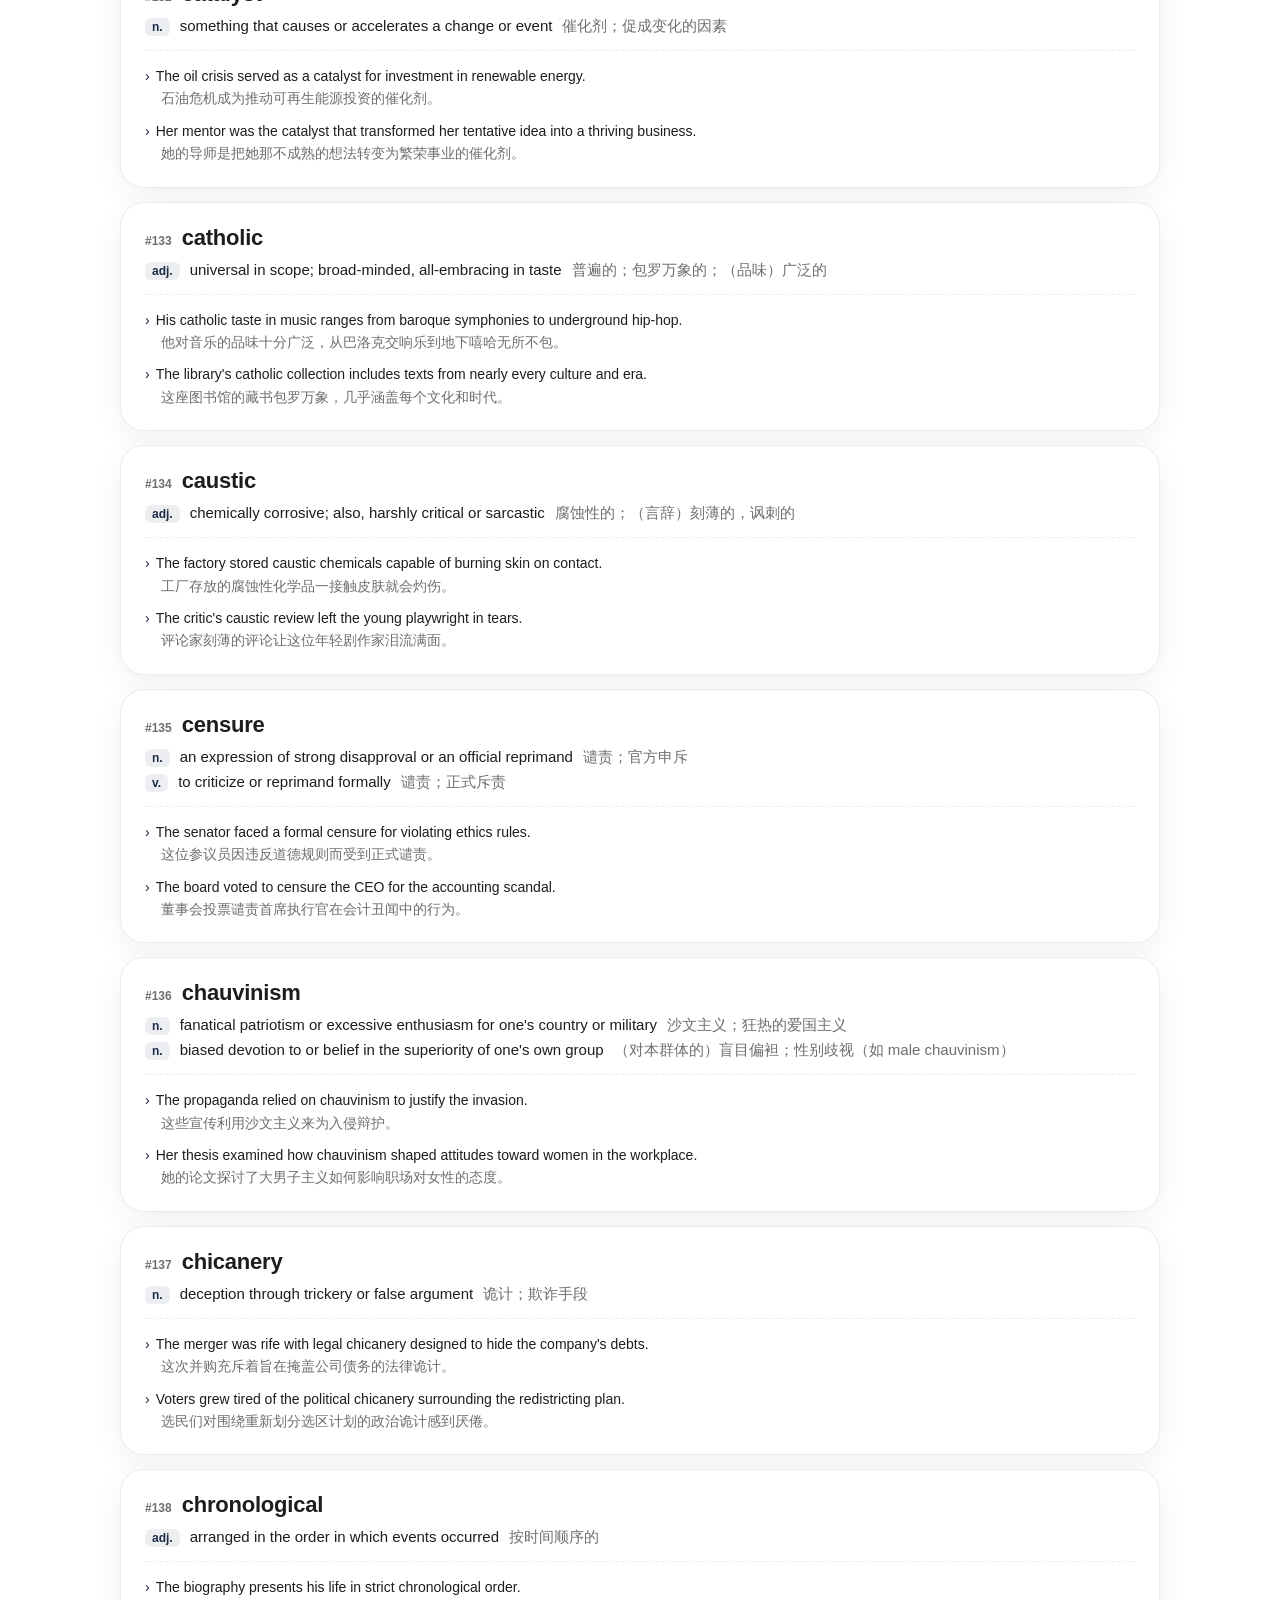
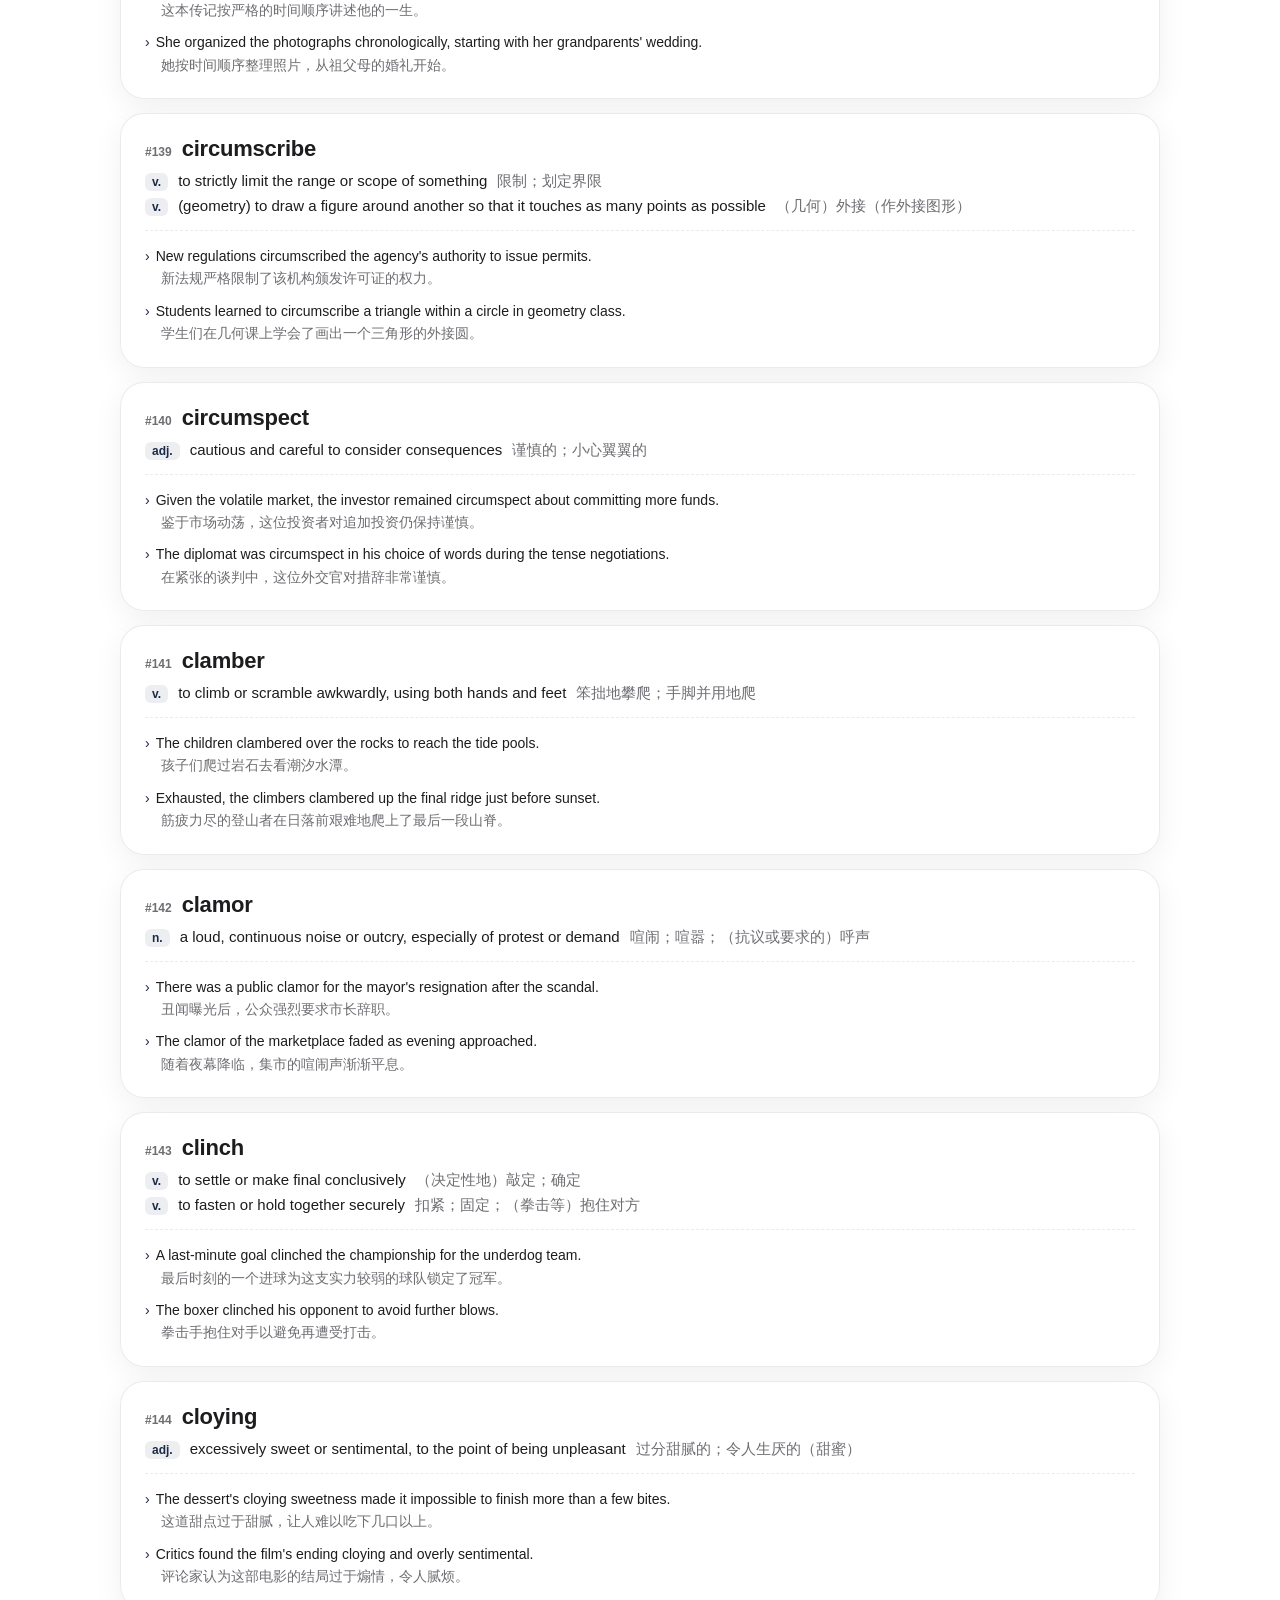
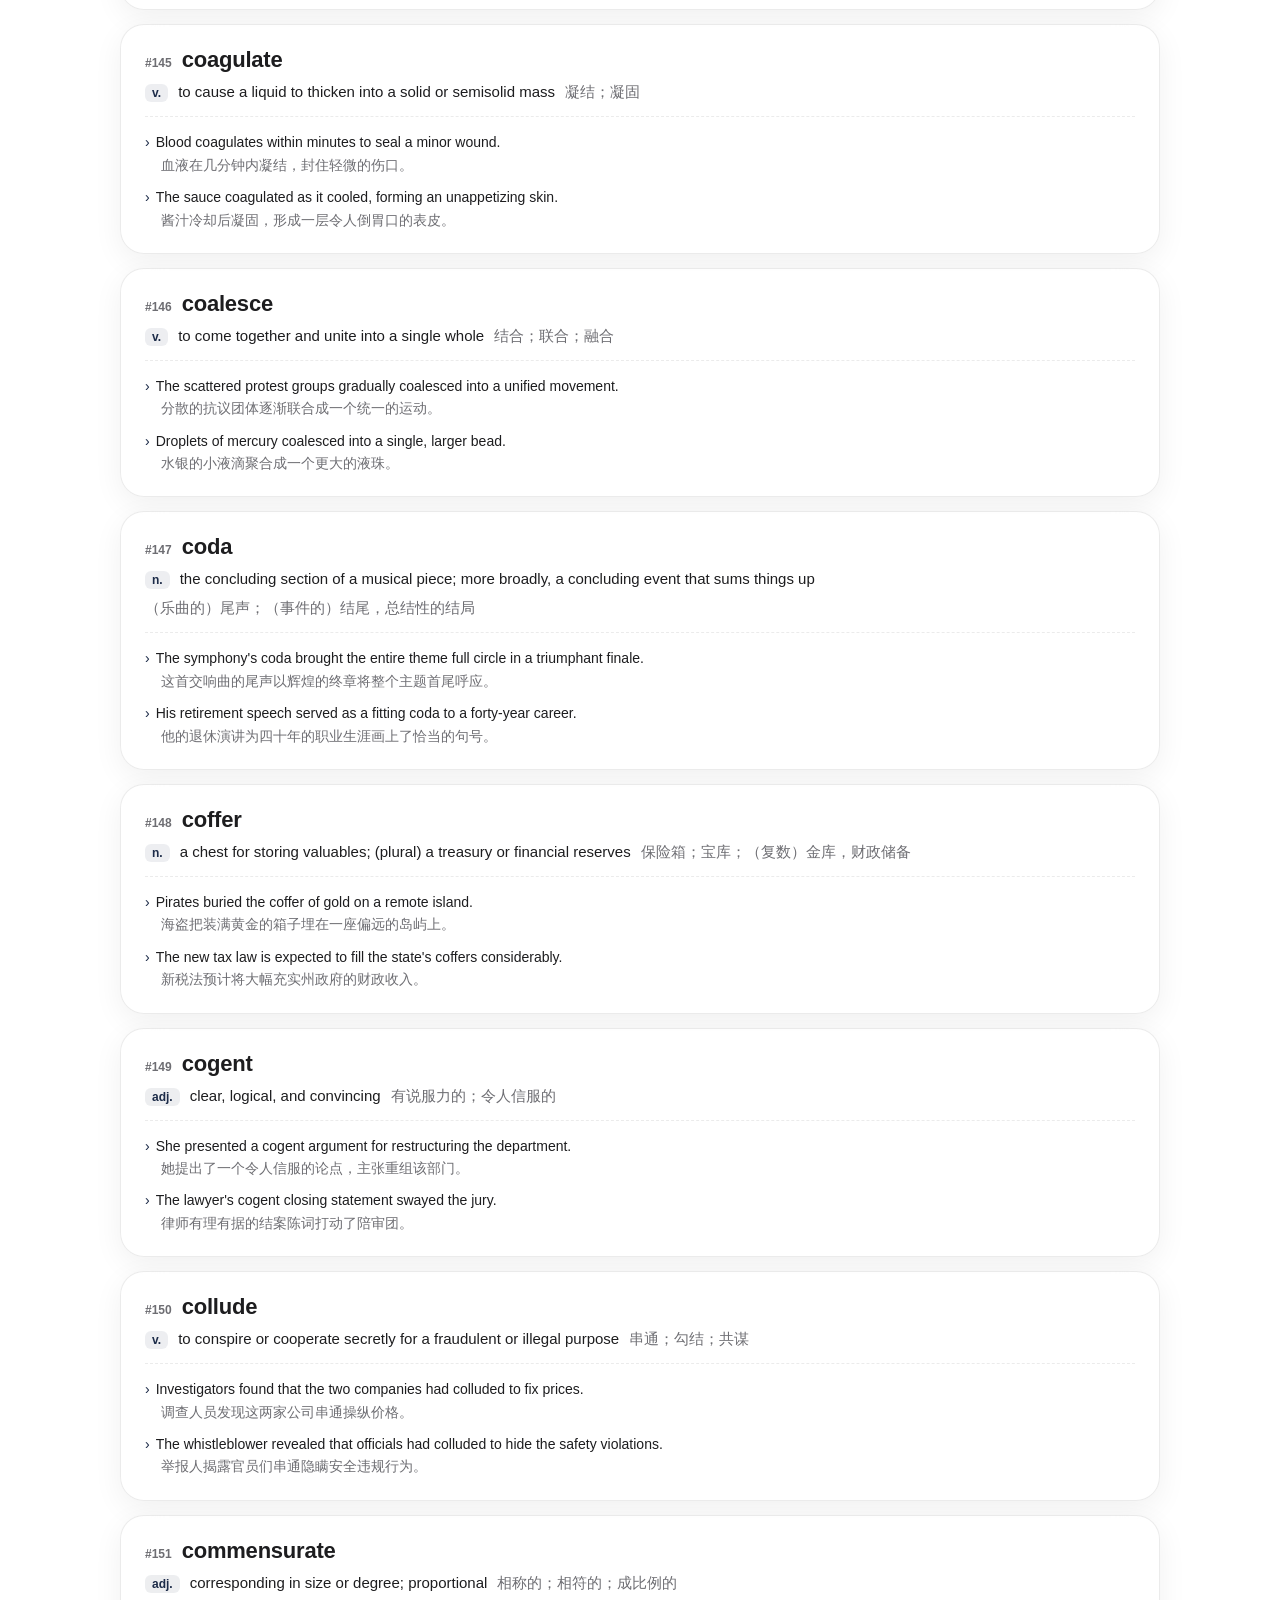
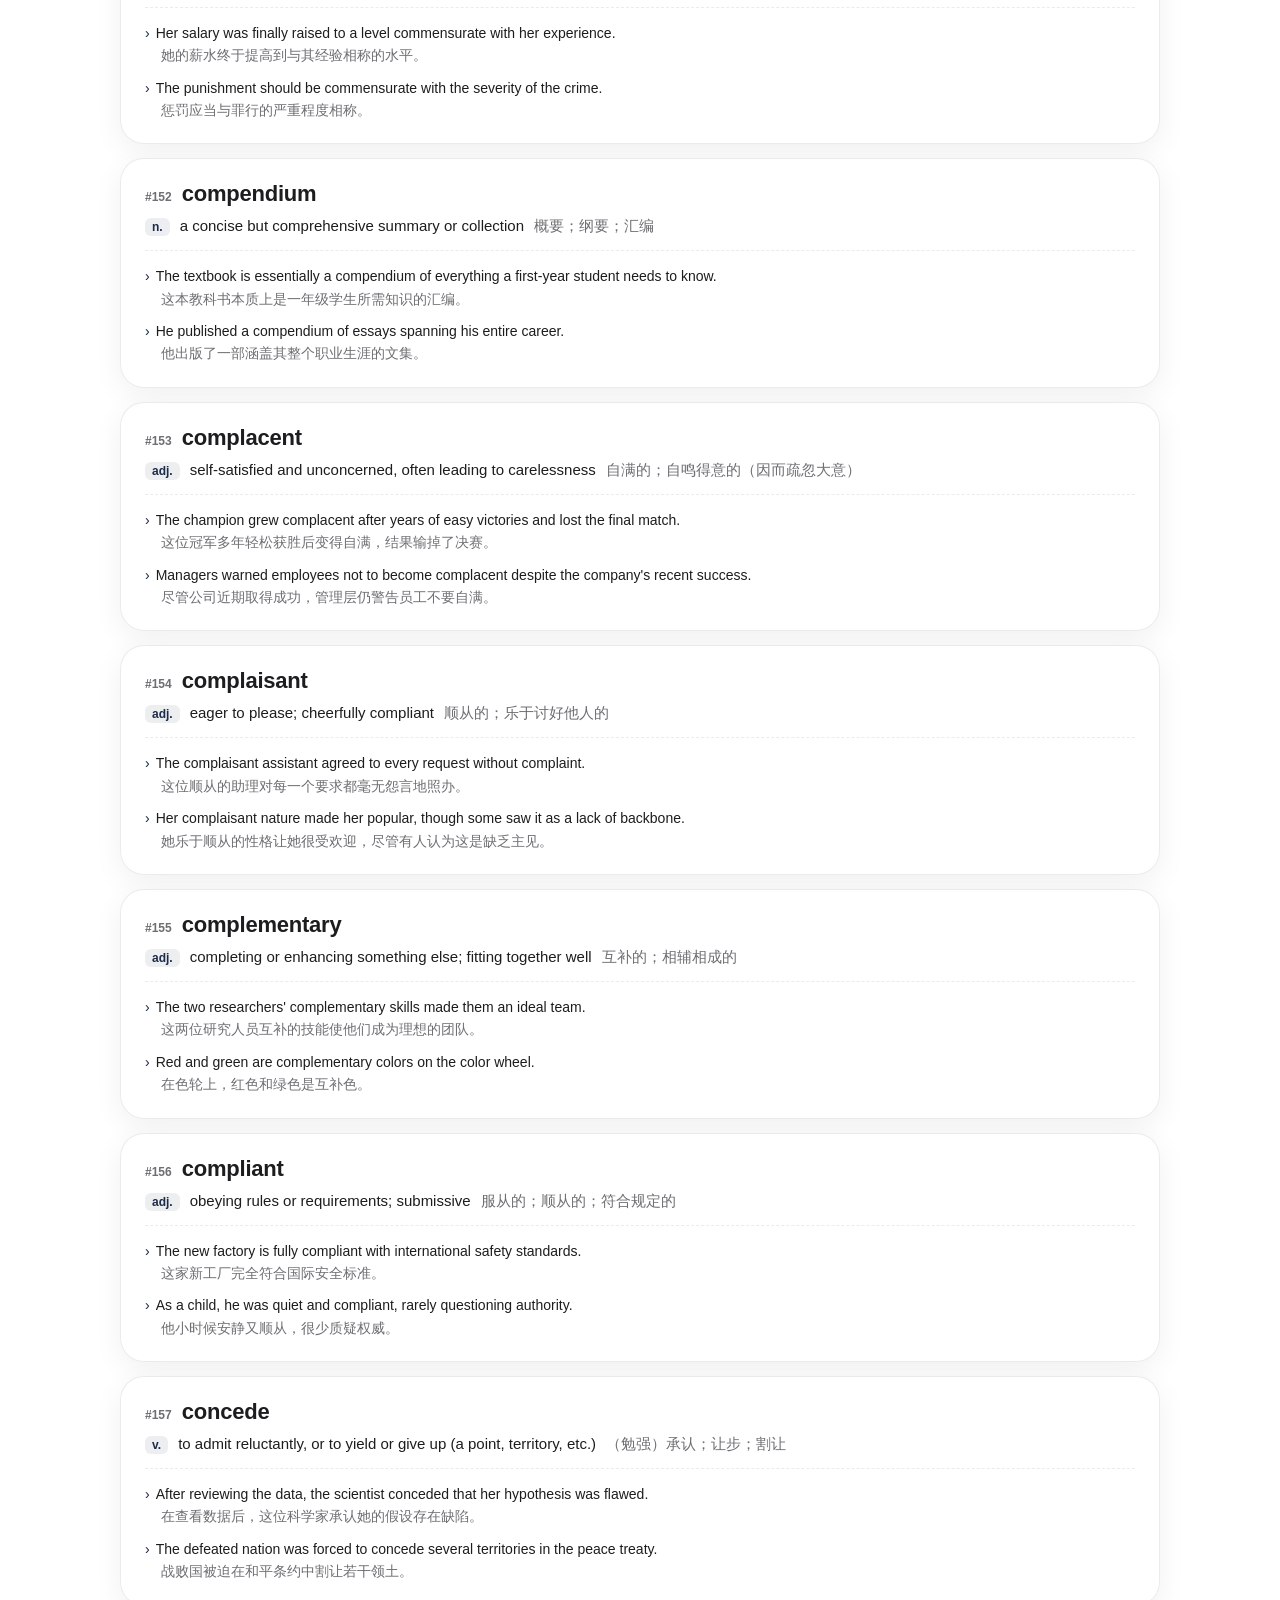
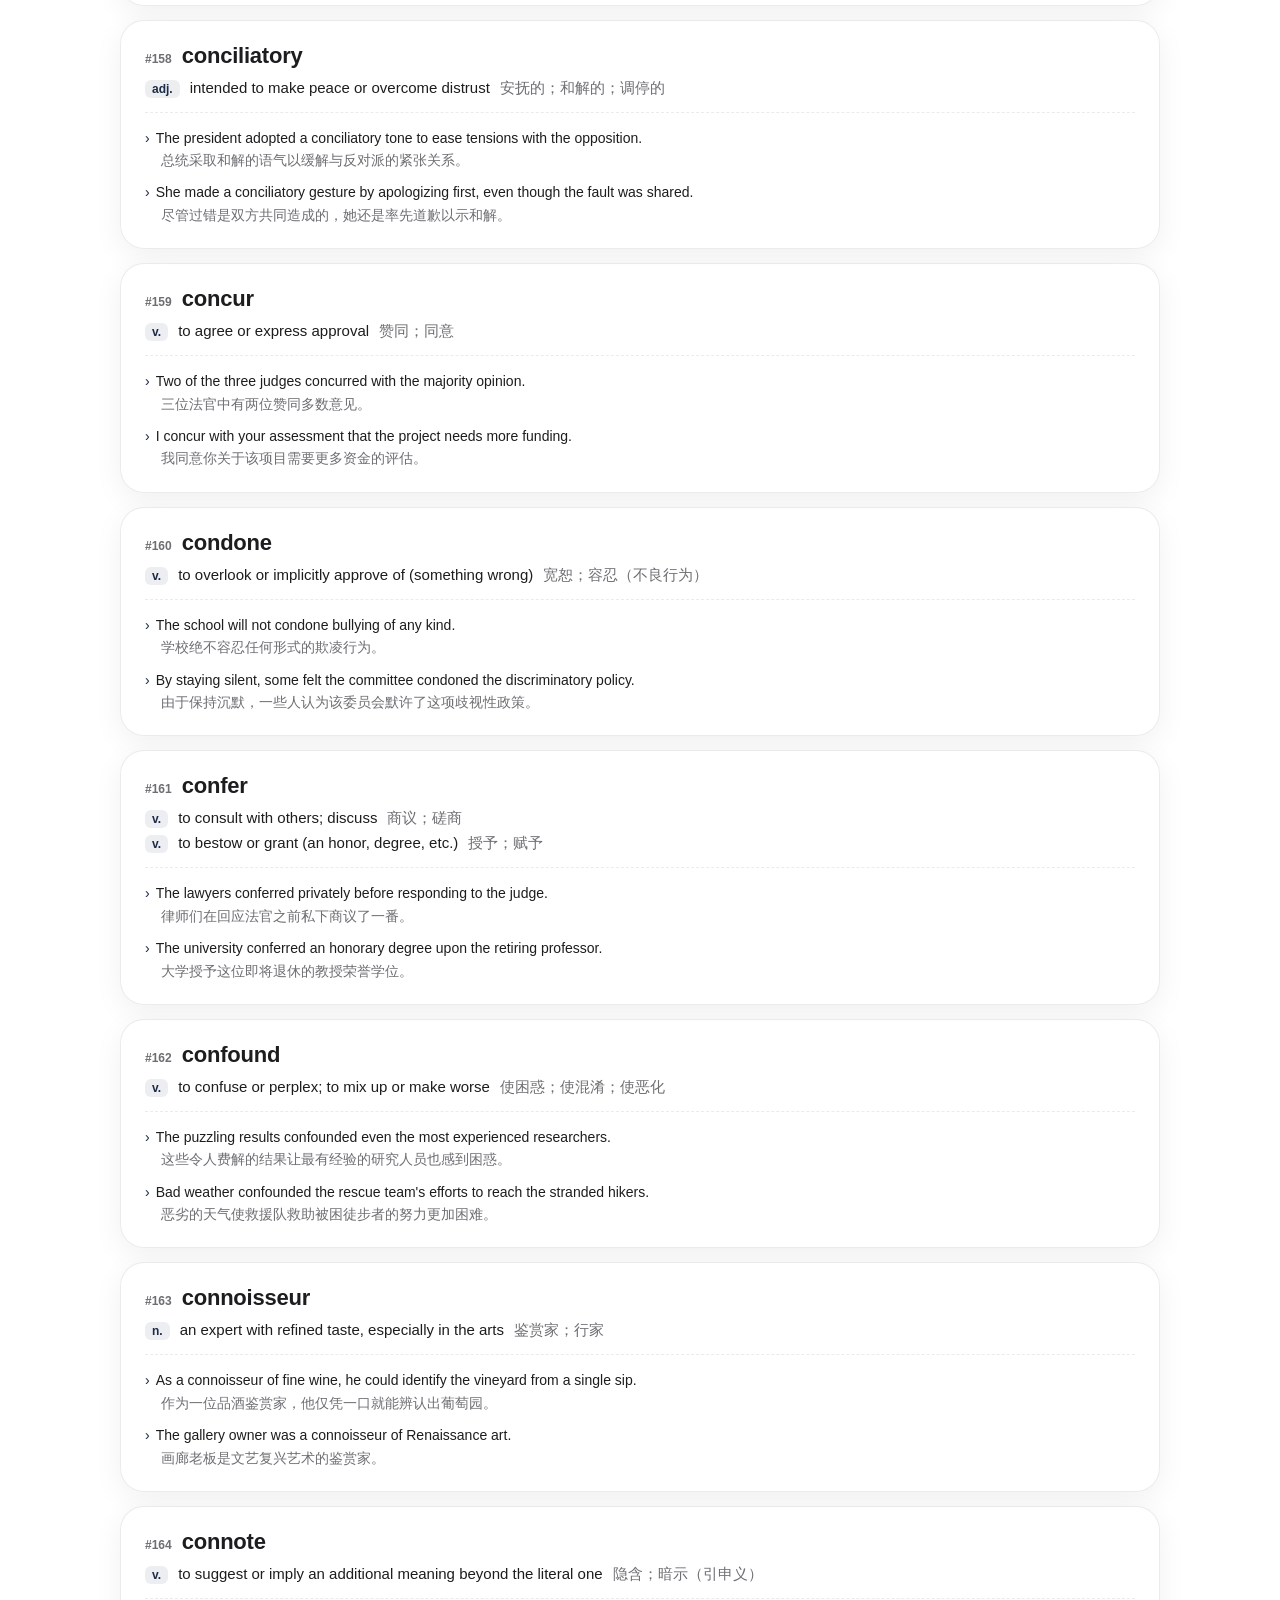
<file: pages/chunk-02.html>
<!DOCTYPE html>
<html lang="en">
<head>
<meta charset="UTF-8">
<meta name="viewport" content="width=device-width, initial-scale=1.0">
<title>Chunk 2 (101–200) · GRE Vocabulary Snapshot</title>
<link rel="icon" href="data:image/svg+xml,%3Csvg xmlns=%22http://www.w3.org/2000/svg%22 viewBox=%220 0 100 100%22%3E%3Crect width=%22100%22 height=%22100%22 rx=%2222%22 fill=%22%231C2B48%22/%3E%3Ctext x=%2250%22 y=%2266%22 font-size=%2258%22 text-anchor=%22middle%22 fill=%22white%22 font-family=%22Arial%22%3EM%3C/text%3E%3C/svg%3E">
<link rel="stylesheet" href="../assets/css/style.css">
</head>
<body data-chunk="2">
<div id="nav-mount"></div>

<main class="wrap">
  <header class="hero" style="padding:48px 0 8px;text-align:left">
    <h1 style="font-size:32px">Chunk 2</h1>
    <p style="text-align:left;margin:0">Words #101–200 (100 words), in alphabetical order. Each entry shows every sense with a Chinese definition, plus bilingual example sentences.</p>
  </header>

  <div class="glass search-bar">
    <input id="search-input" type="text" placeholder="Search this chunk…">
  </div>

  <div class="word-list" id="word-list"></div>

  <div class="pager">
    <a class="btn btn-secondary" href="chunk-01.html">← Chunk 1</a>
    <a class="btn btn-secondary" href="vocabulary.html">All chunks</a>
    <a class="btn btn-secondary" href="chunk-03.html">Chunk 3 →</a>
  </div>
</main>

<div id="footer-mount"></div>

<script src="../assets/js/common.js"></script>
<script src="../assets/js/chunk-page.js"></script>
<script>GRE.injectNav("vocabulary"); GRE.injectFooter();</script>
</body>
</html>
</file>
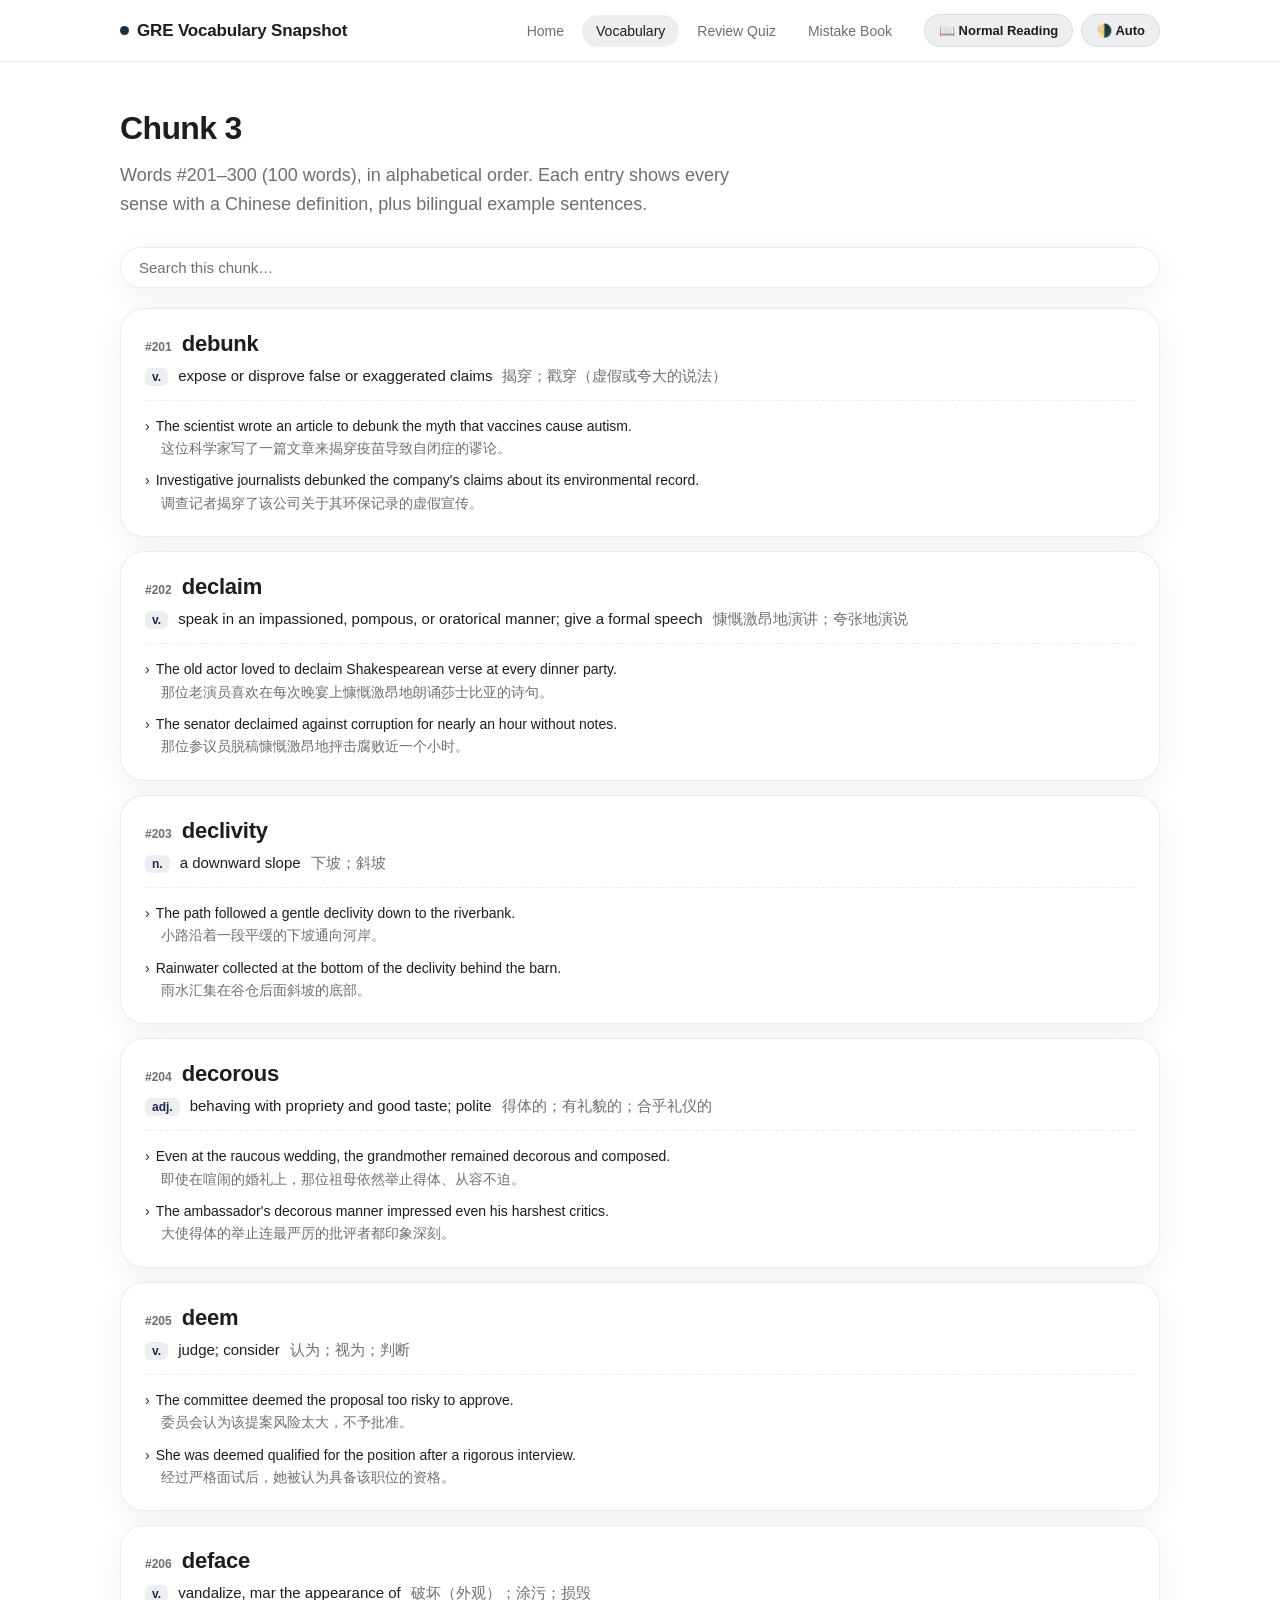
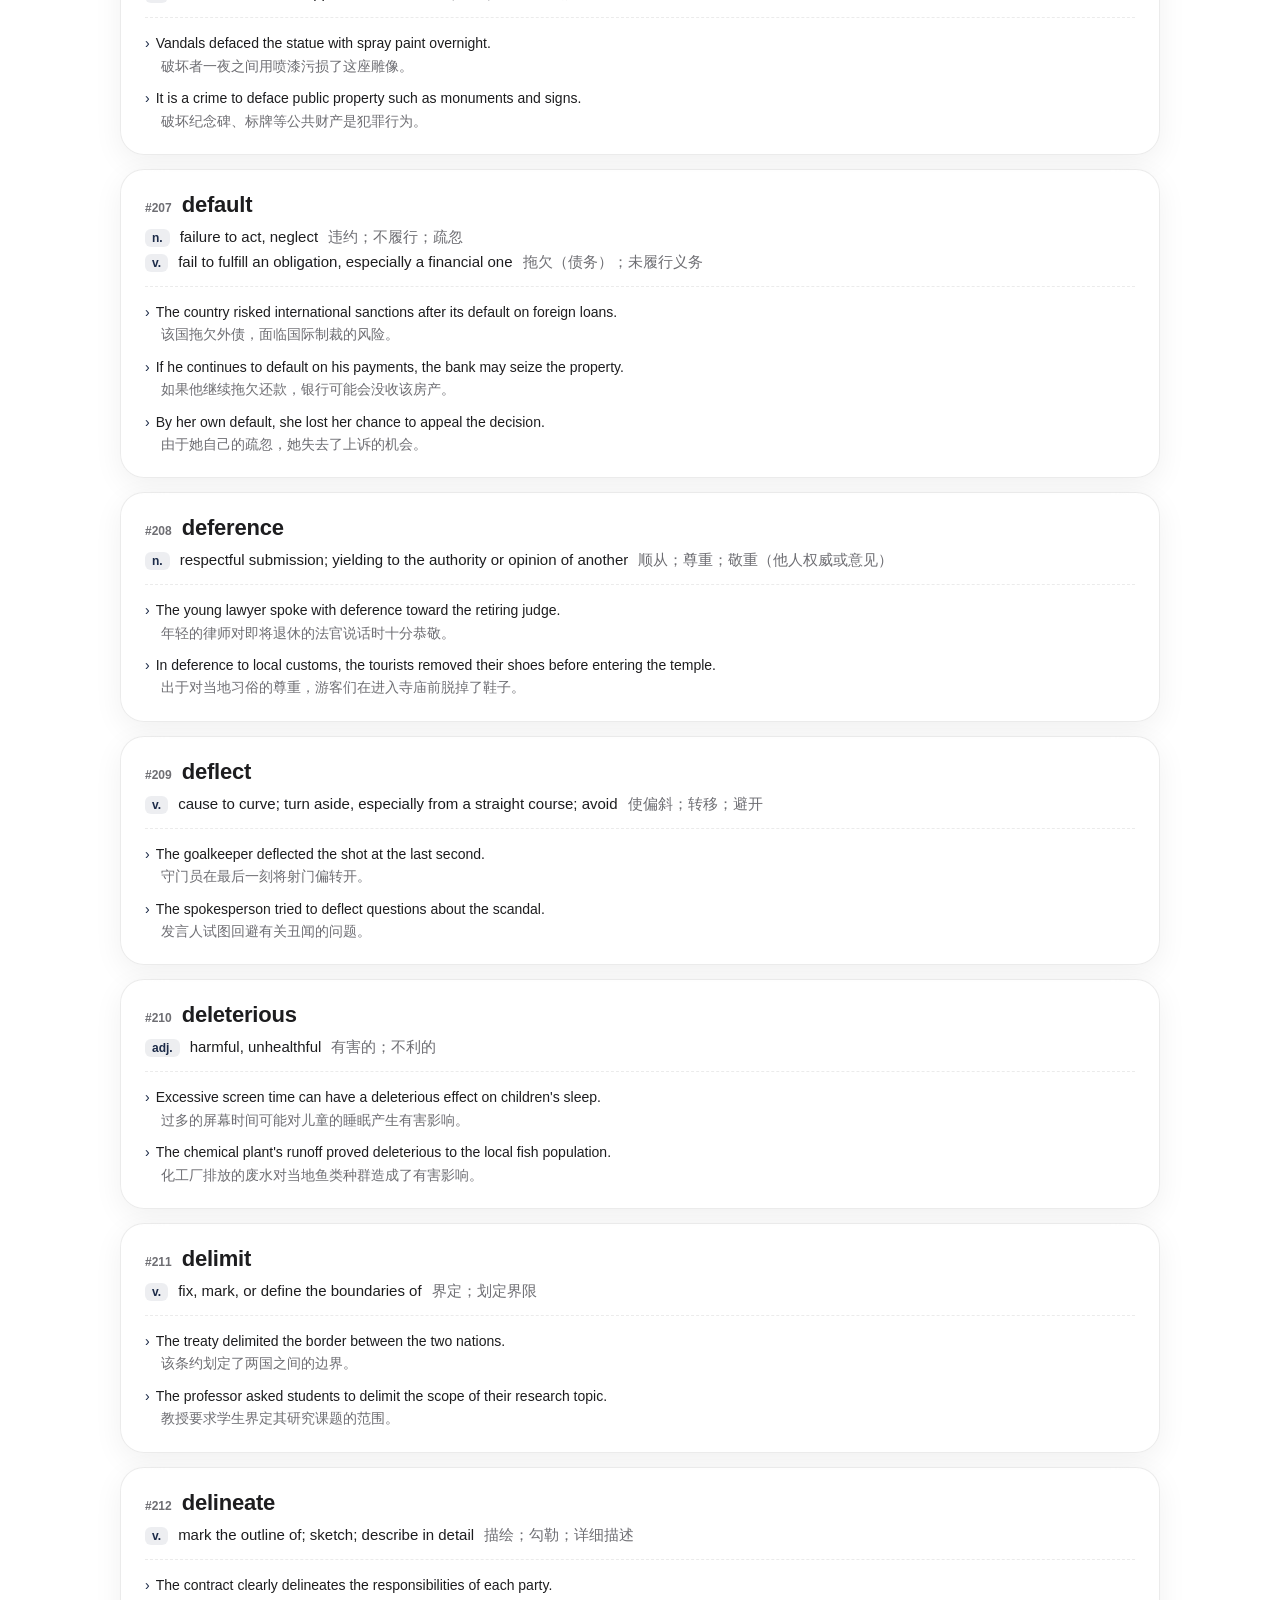
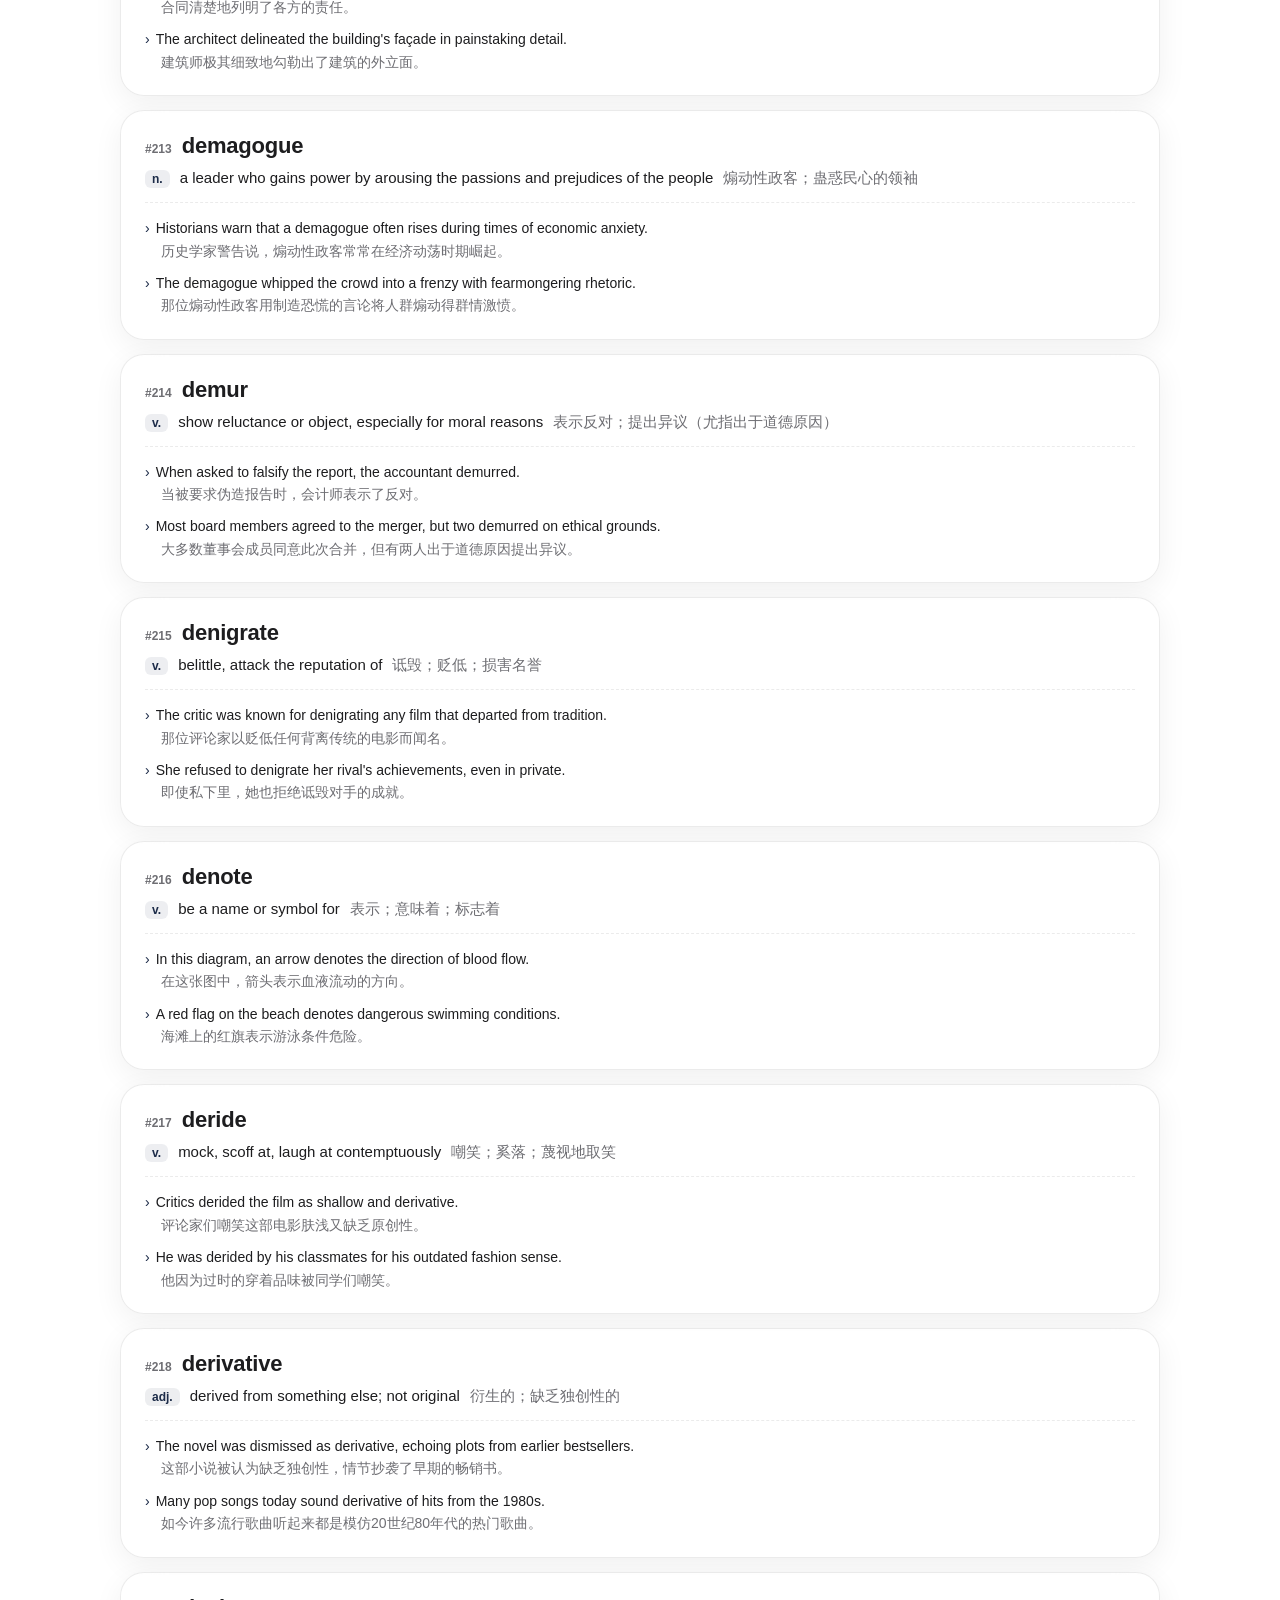
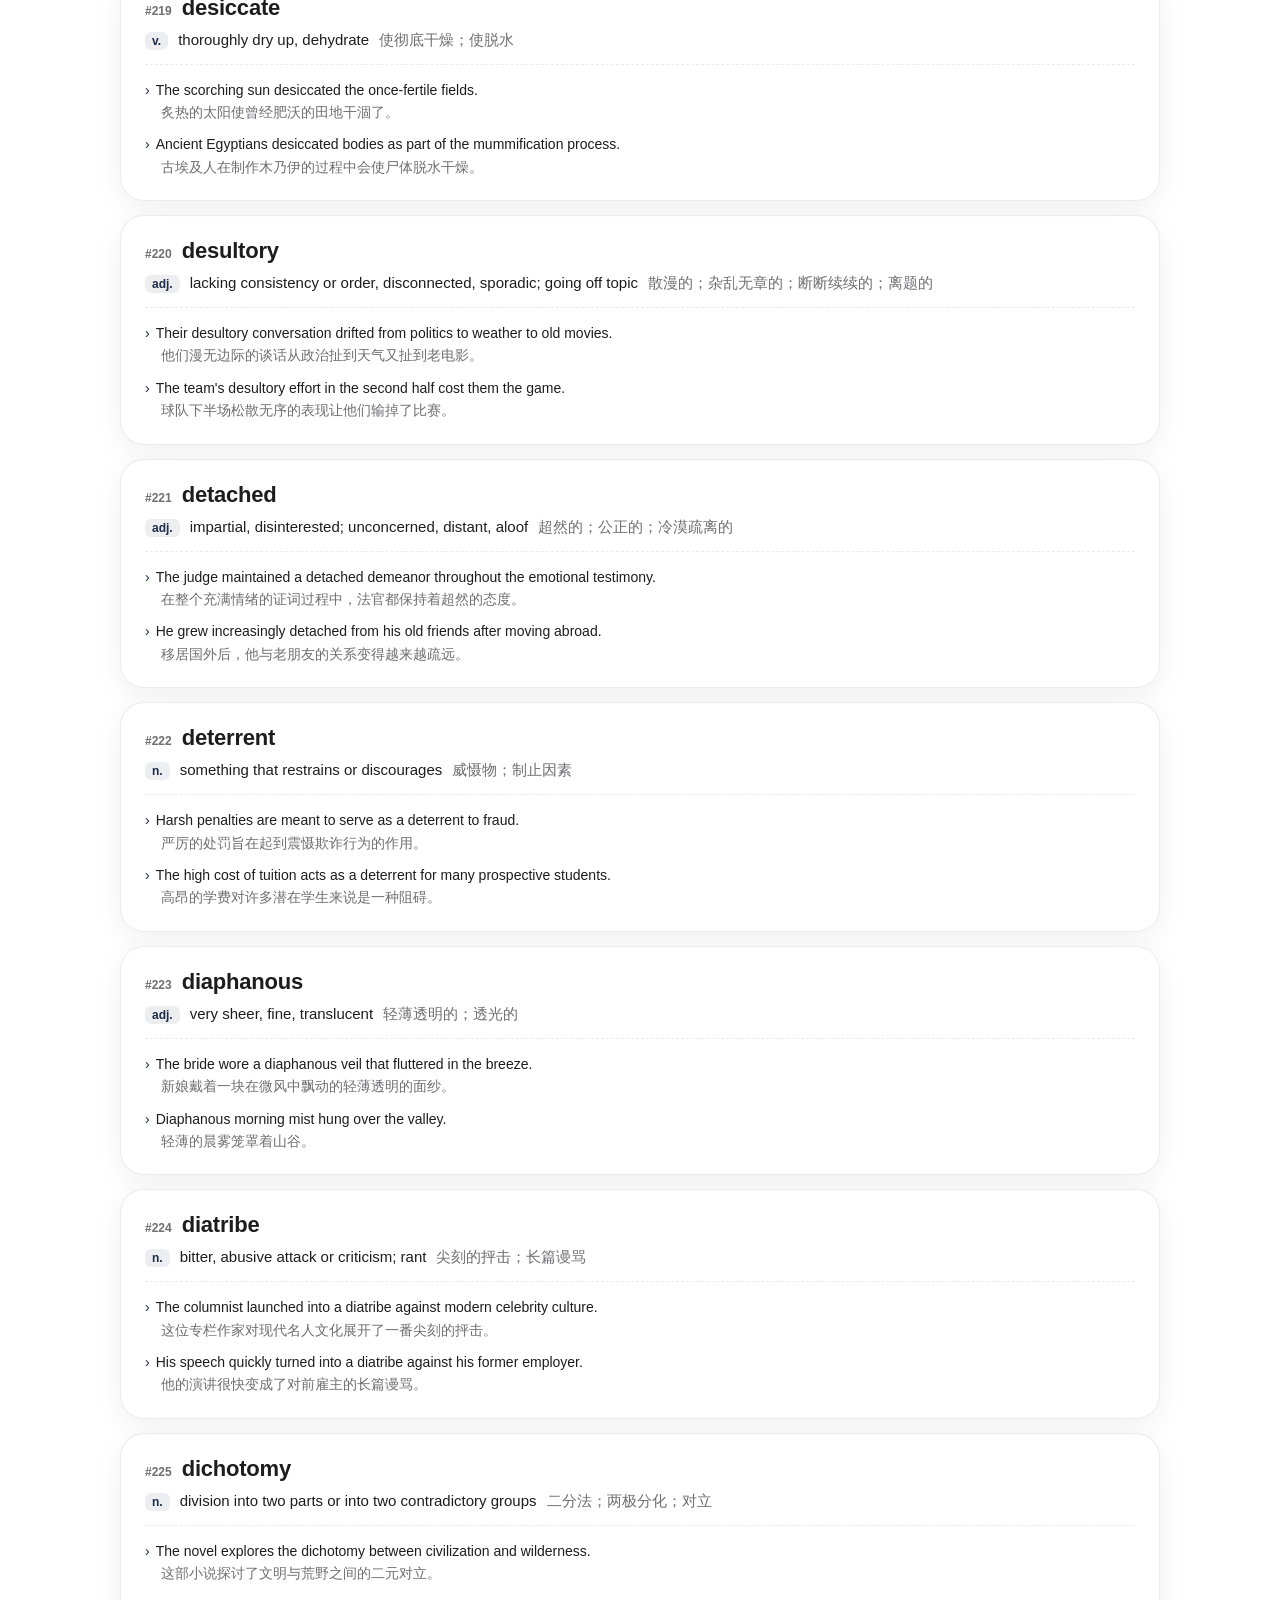
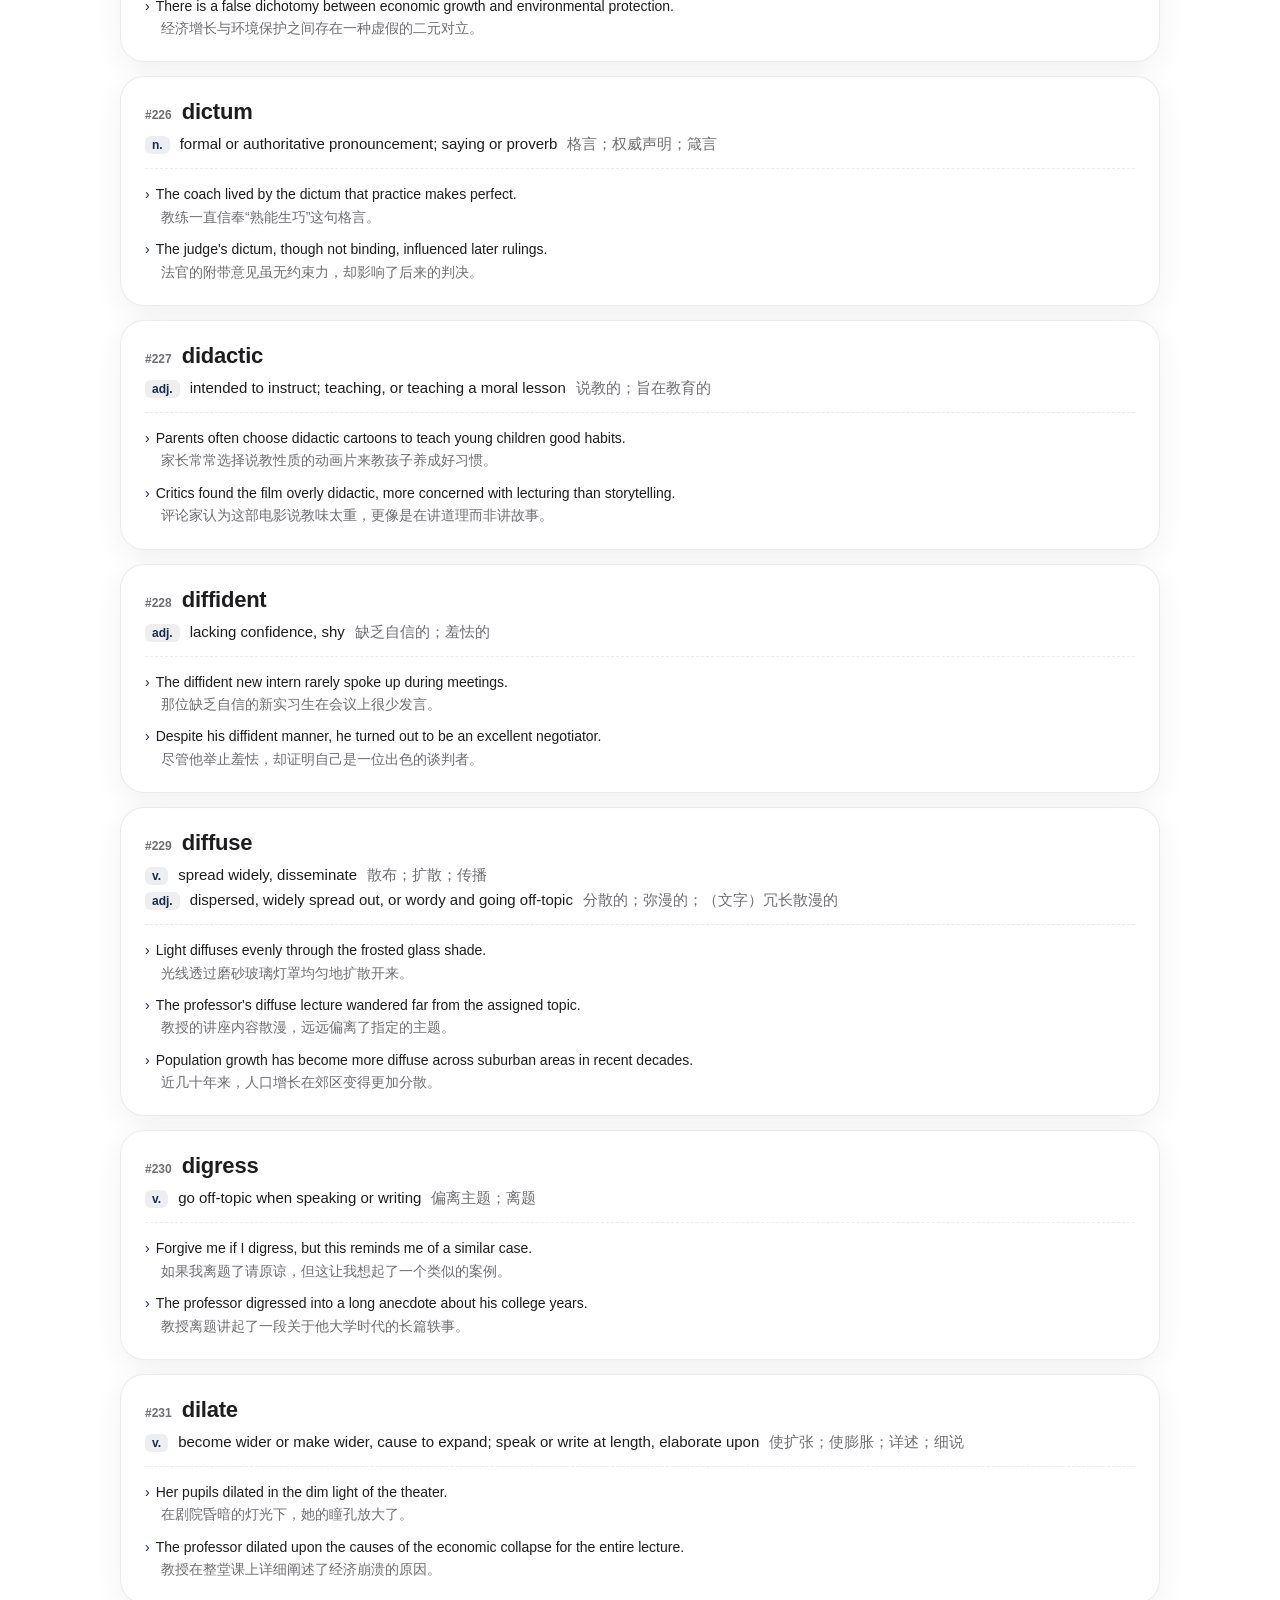
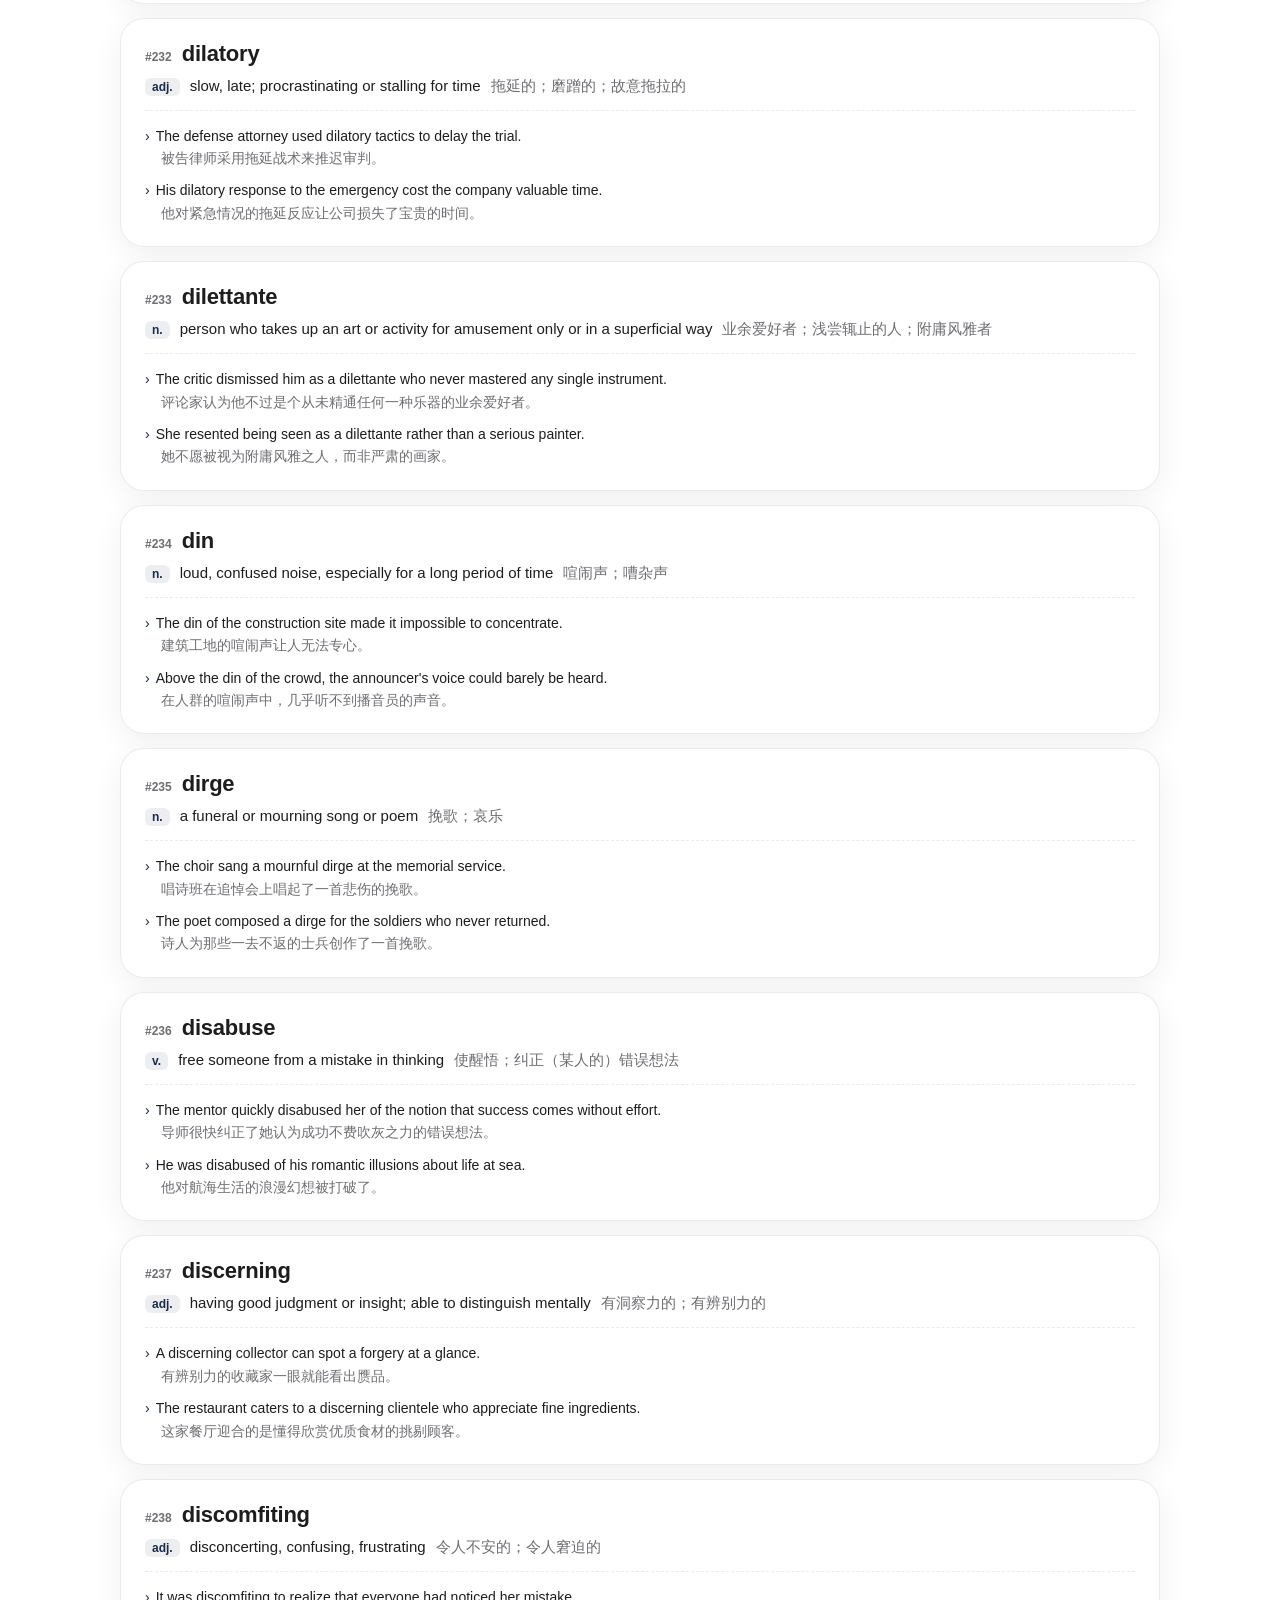
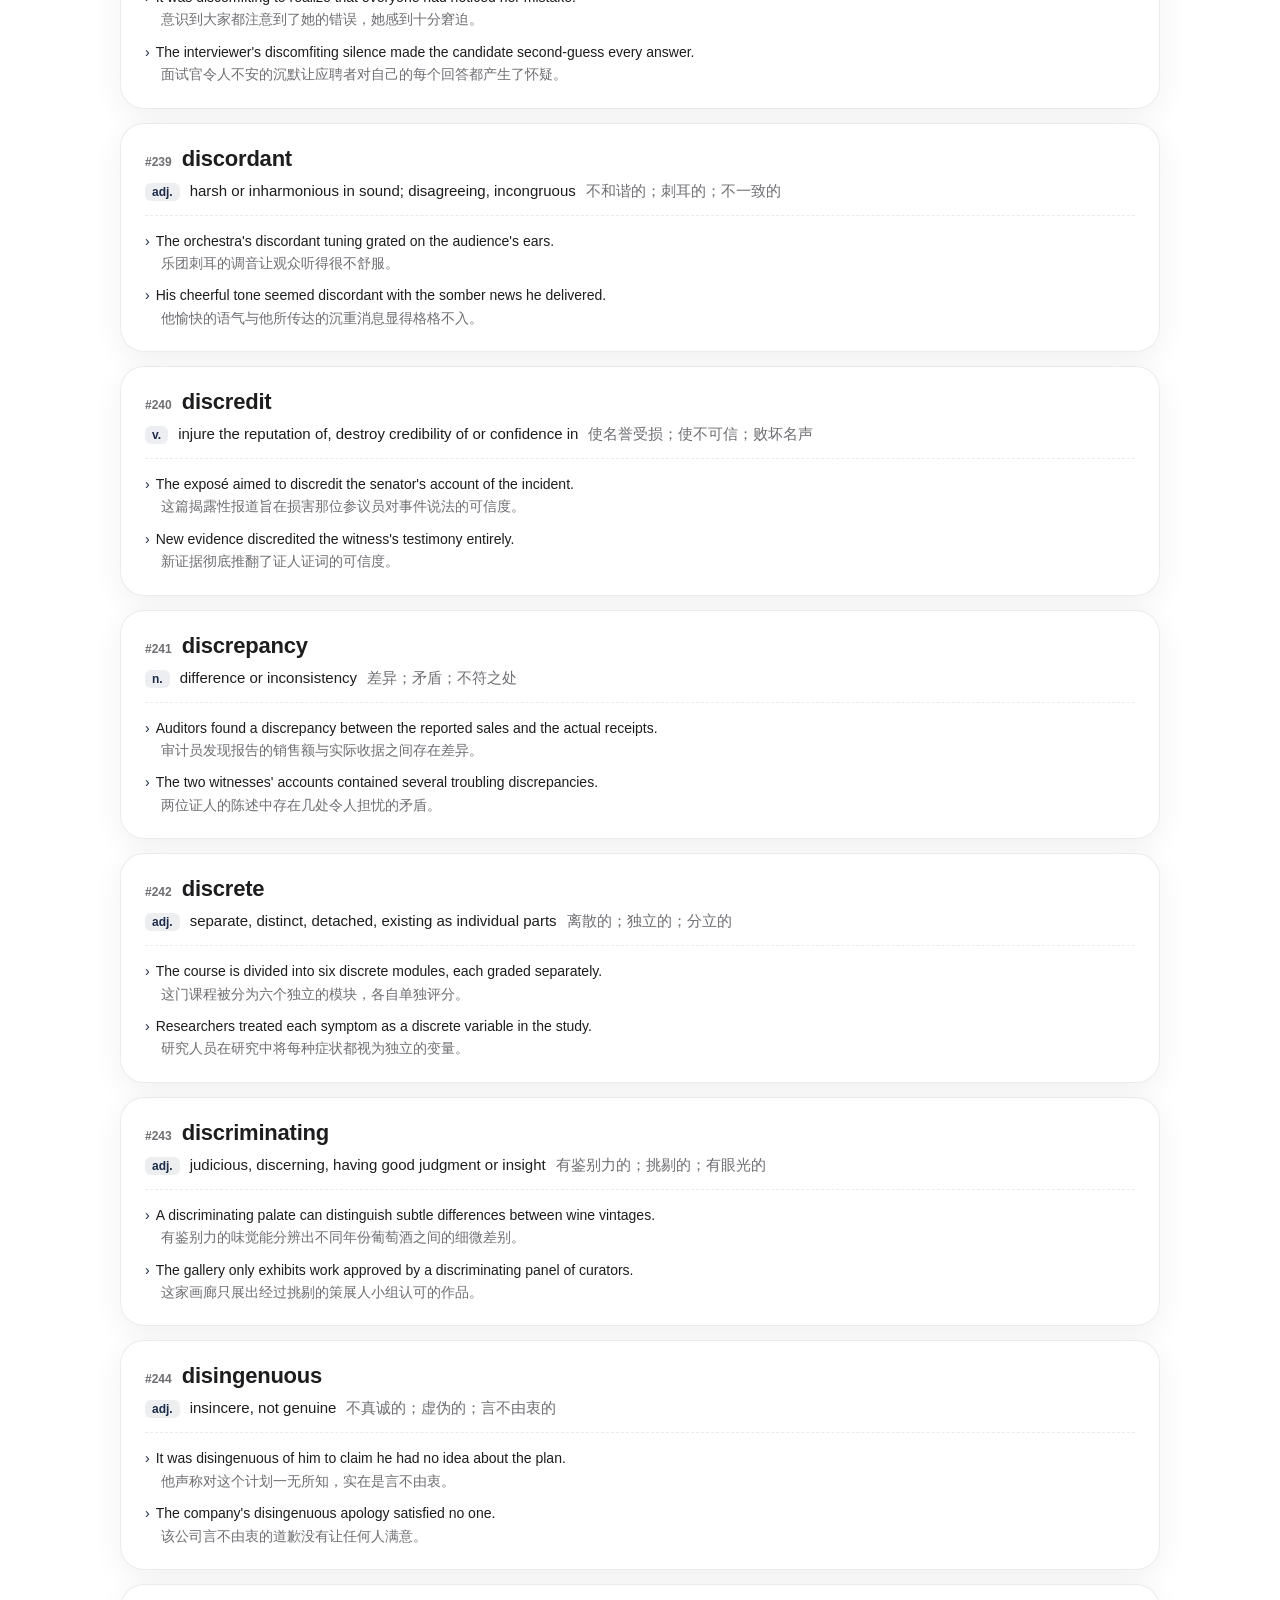
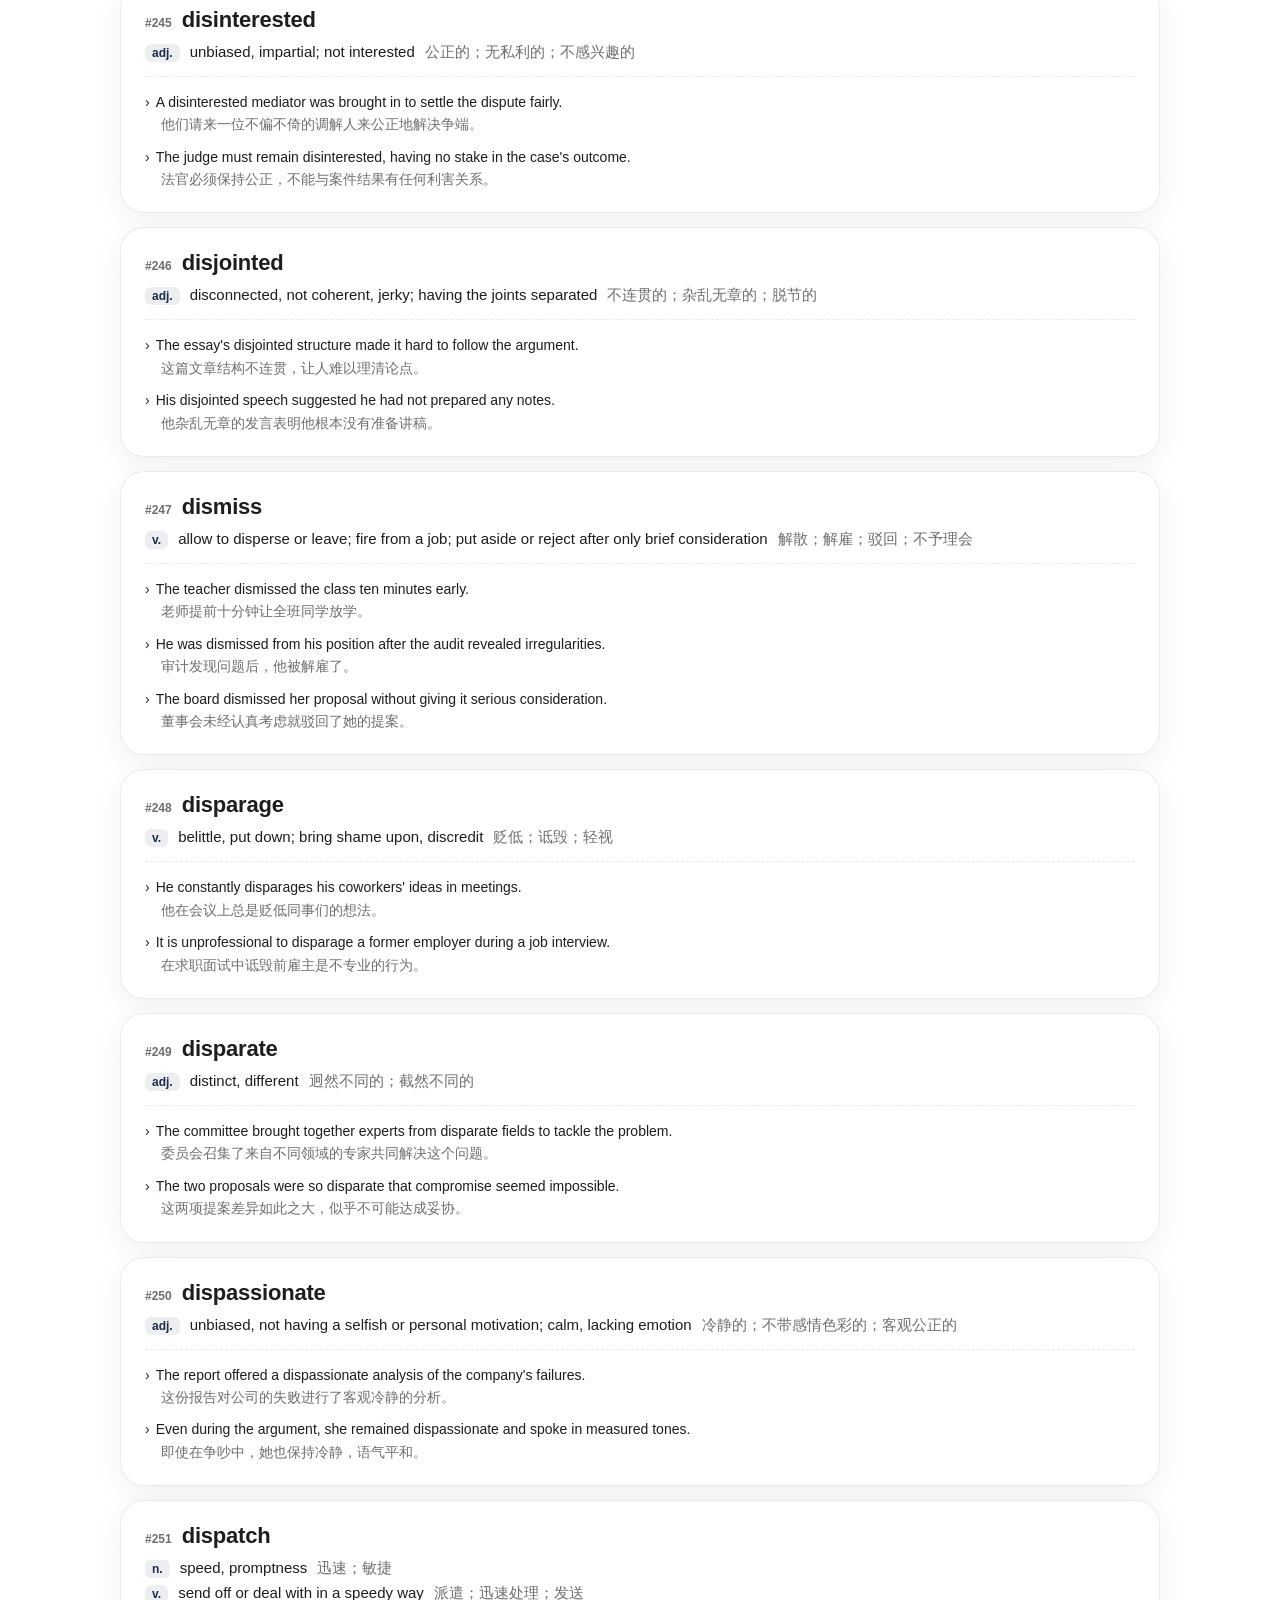
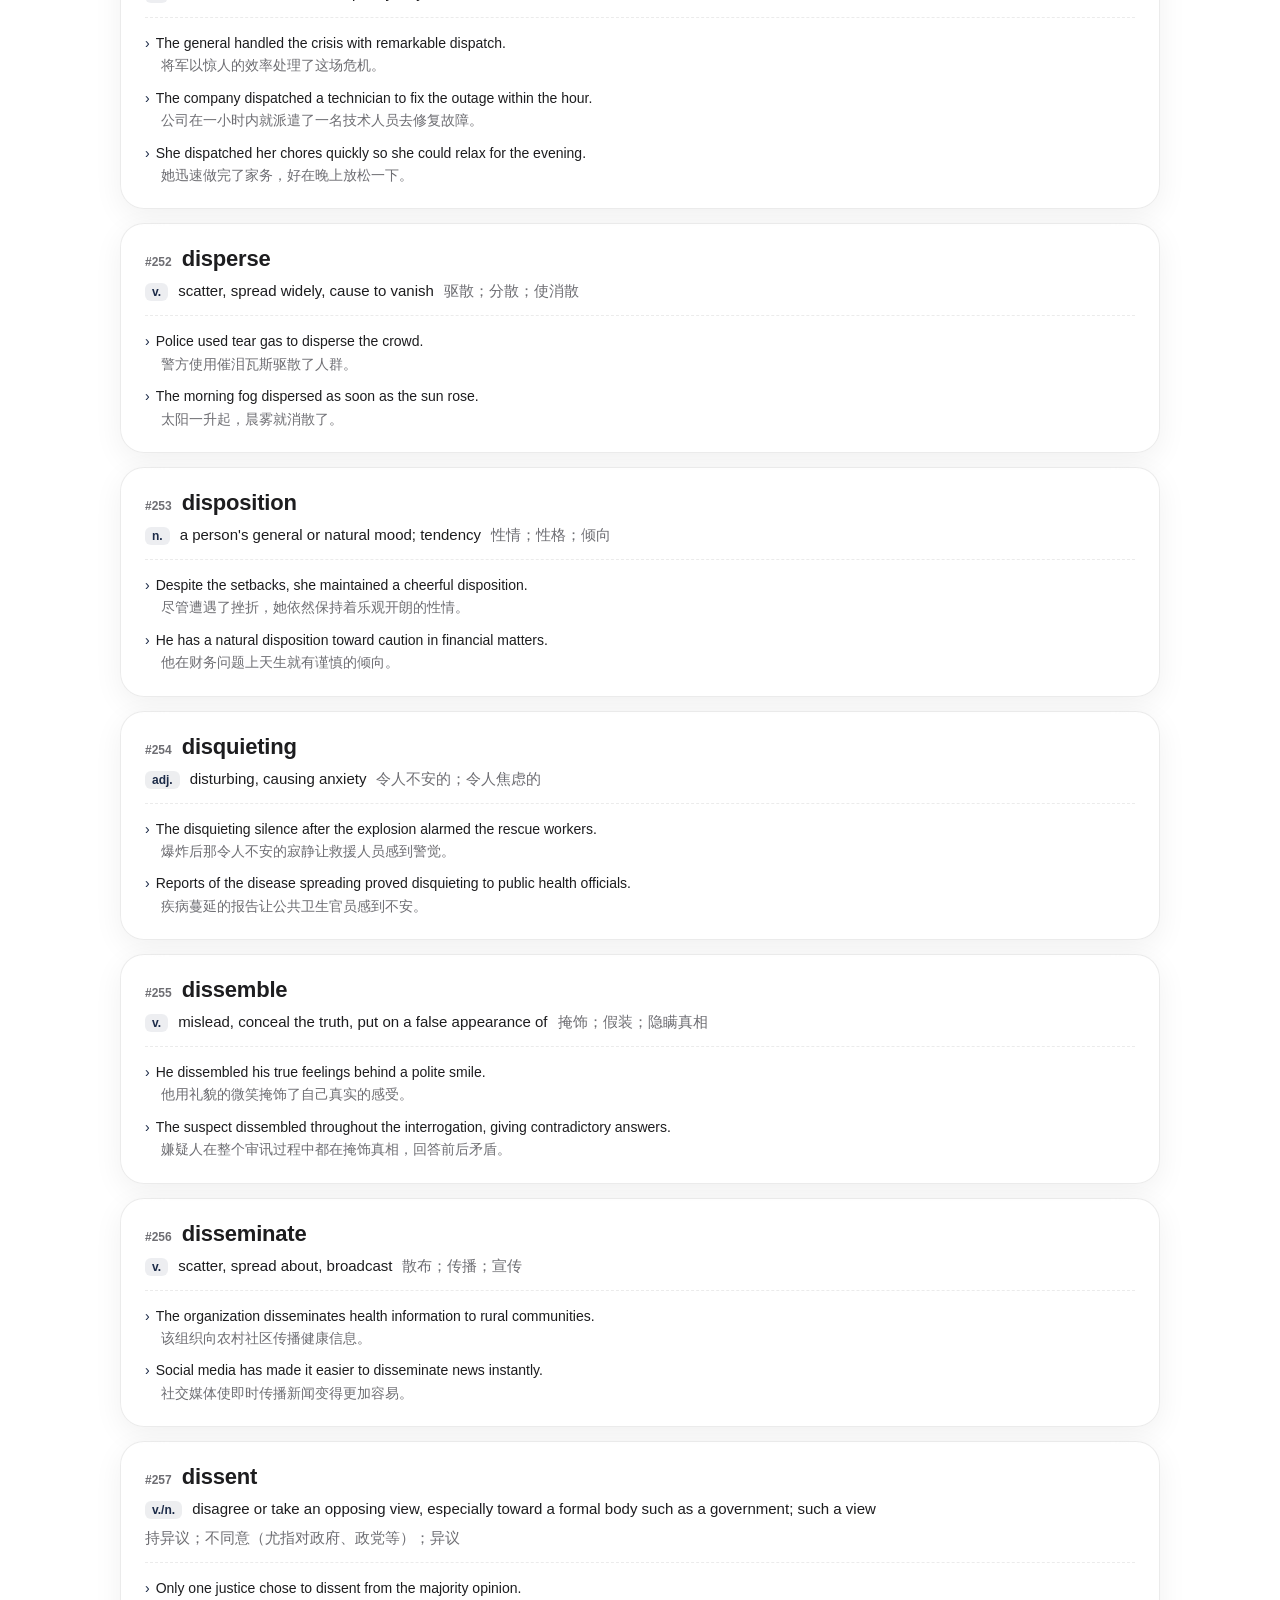
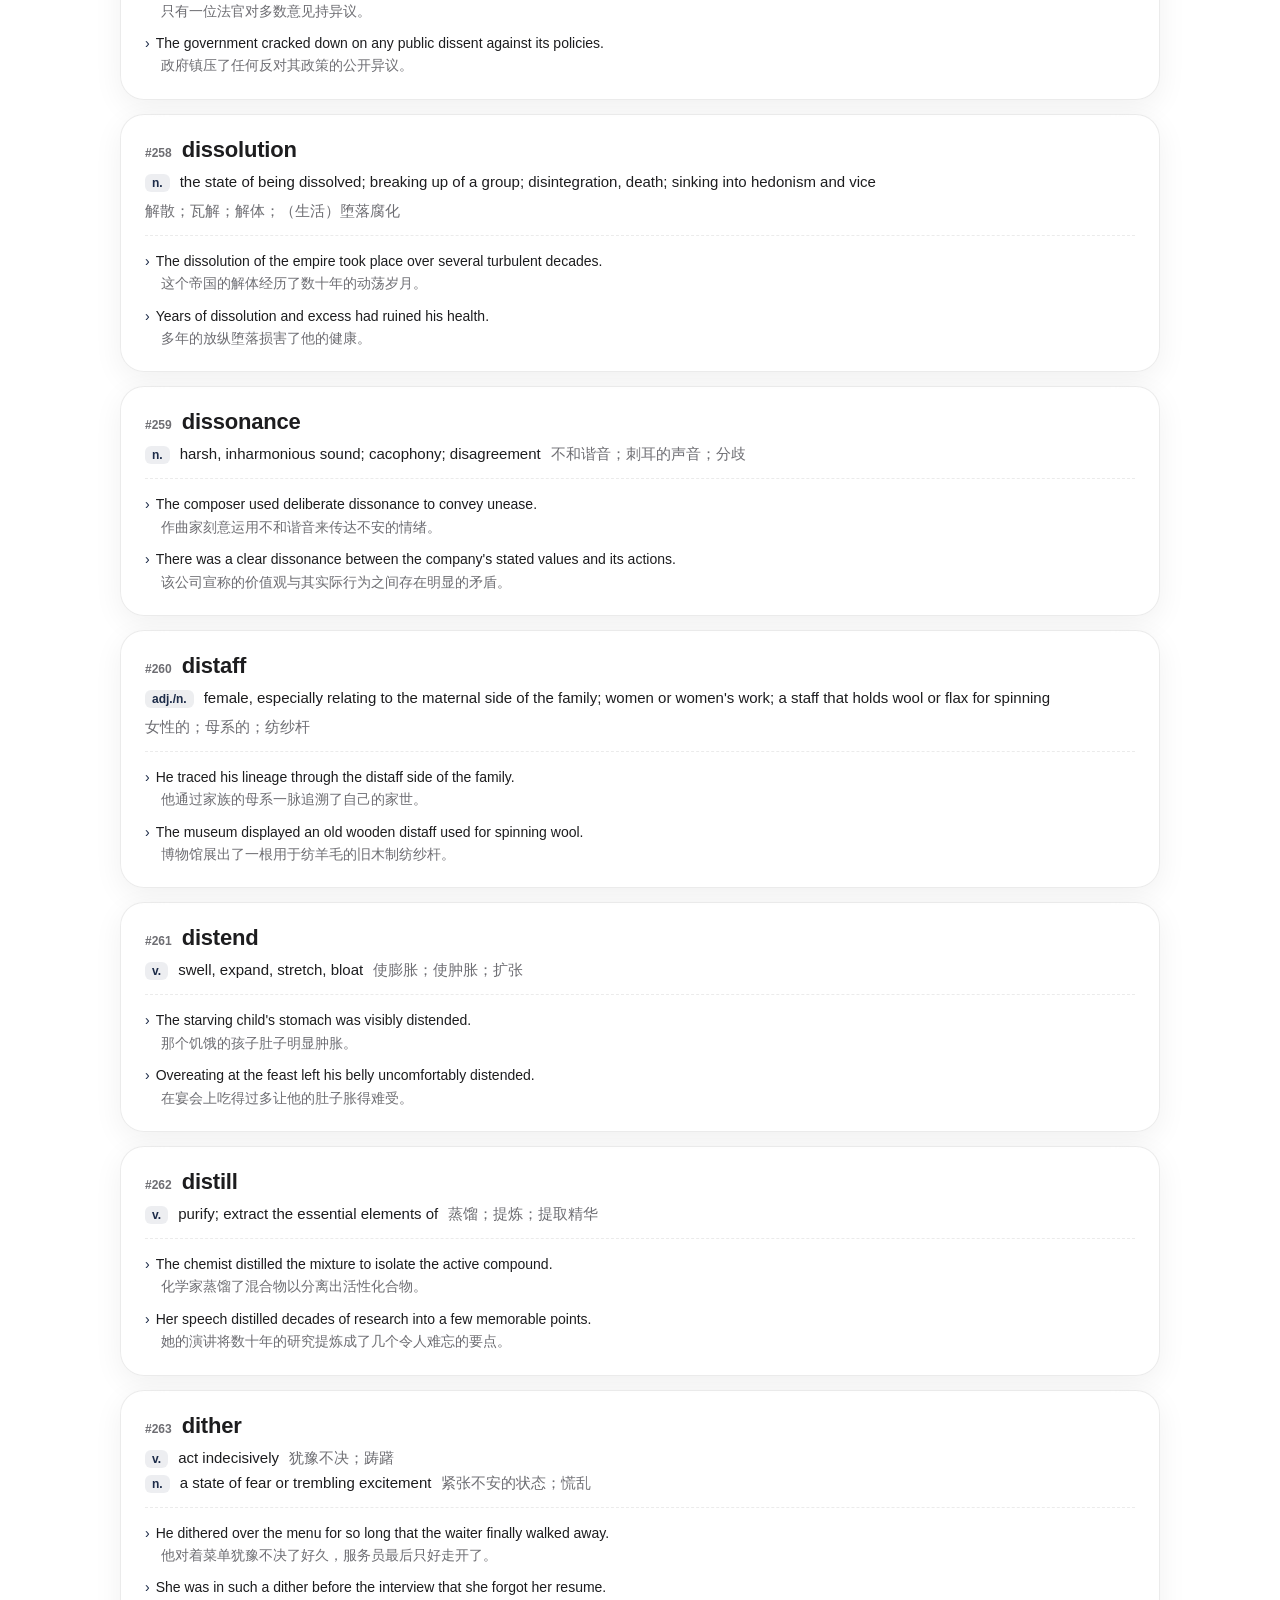
<file: pages/chunk-03.html>
<!DOCTYPE html>
<html lang="en">
<head>
<meta charset="UTF-8">
<meta name="viewport" content="width=device-width, initial-scale=1.0">
<title>Chunk 3 (201–300) · GRE Vocabulary Snapshot</title>
<link rel="icon" href="data:image/svg+xml,%3Csvg xmlns=%22http://www.w3.org/2000/svg%22 viewBox=%220 0 100 100%22%3E%3Crect width=%22100%22 height=%22100%22 rx=%2222%22 fill=%22%231C2B48%22/%3E%3Ctext x=%2250%22 y=%2266%22 font-size=%2258%22 text-anchor=%22middle%22 fill=%22white%22 font-family=%22Arial%22%3EM%3C/text%3E%3C/svg%3E">
<link rel="stylesheet" href="../assets/css/style.css">
</head>
<body data-chunk="3">
<div id="nav-mount"></div>

<main class="wrap">
  <header class="hero" style="padding:48px 0 8px;text-align:left">
    <h1 style="font-size:32px">Chunk 3</h1>
    <p style="text-align:left;margin:0">Words #201–300 (100 words), in alphabetical order. Each entry shows every sense with a Chinese definition, plus bilingual example sentences.</p>
  </header>

  <div class="glass search-bar">
    <input id="search-input" type="text" placeholder="Search this chunk…">
  </div>

  <div class="word-list" id="word-list"></div>

  <div class="pager">
    <a class="btn btn-secondary" href="chunk-02.html">← Chunk 2</a>
    <a class="btn btn-secondary" href="vocabulary.html">All chunks</a>
    <a class="btn btn-secondary" href="chunk-04.html">Chunk 4 →</a>
  </div>
</main>

<div id="footer-mount"></div>

<script src="../assets/js/common.js"></script>
<script src="../assets/js/chunk-page.js"></script>
<script>GRE.injectNav("vocabulary"); GRE.injectFooter();</script>
</body>
</html>
</file>
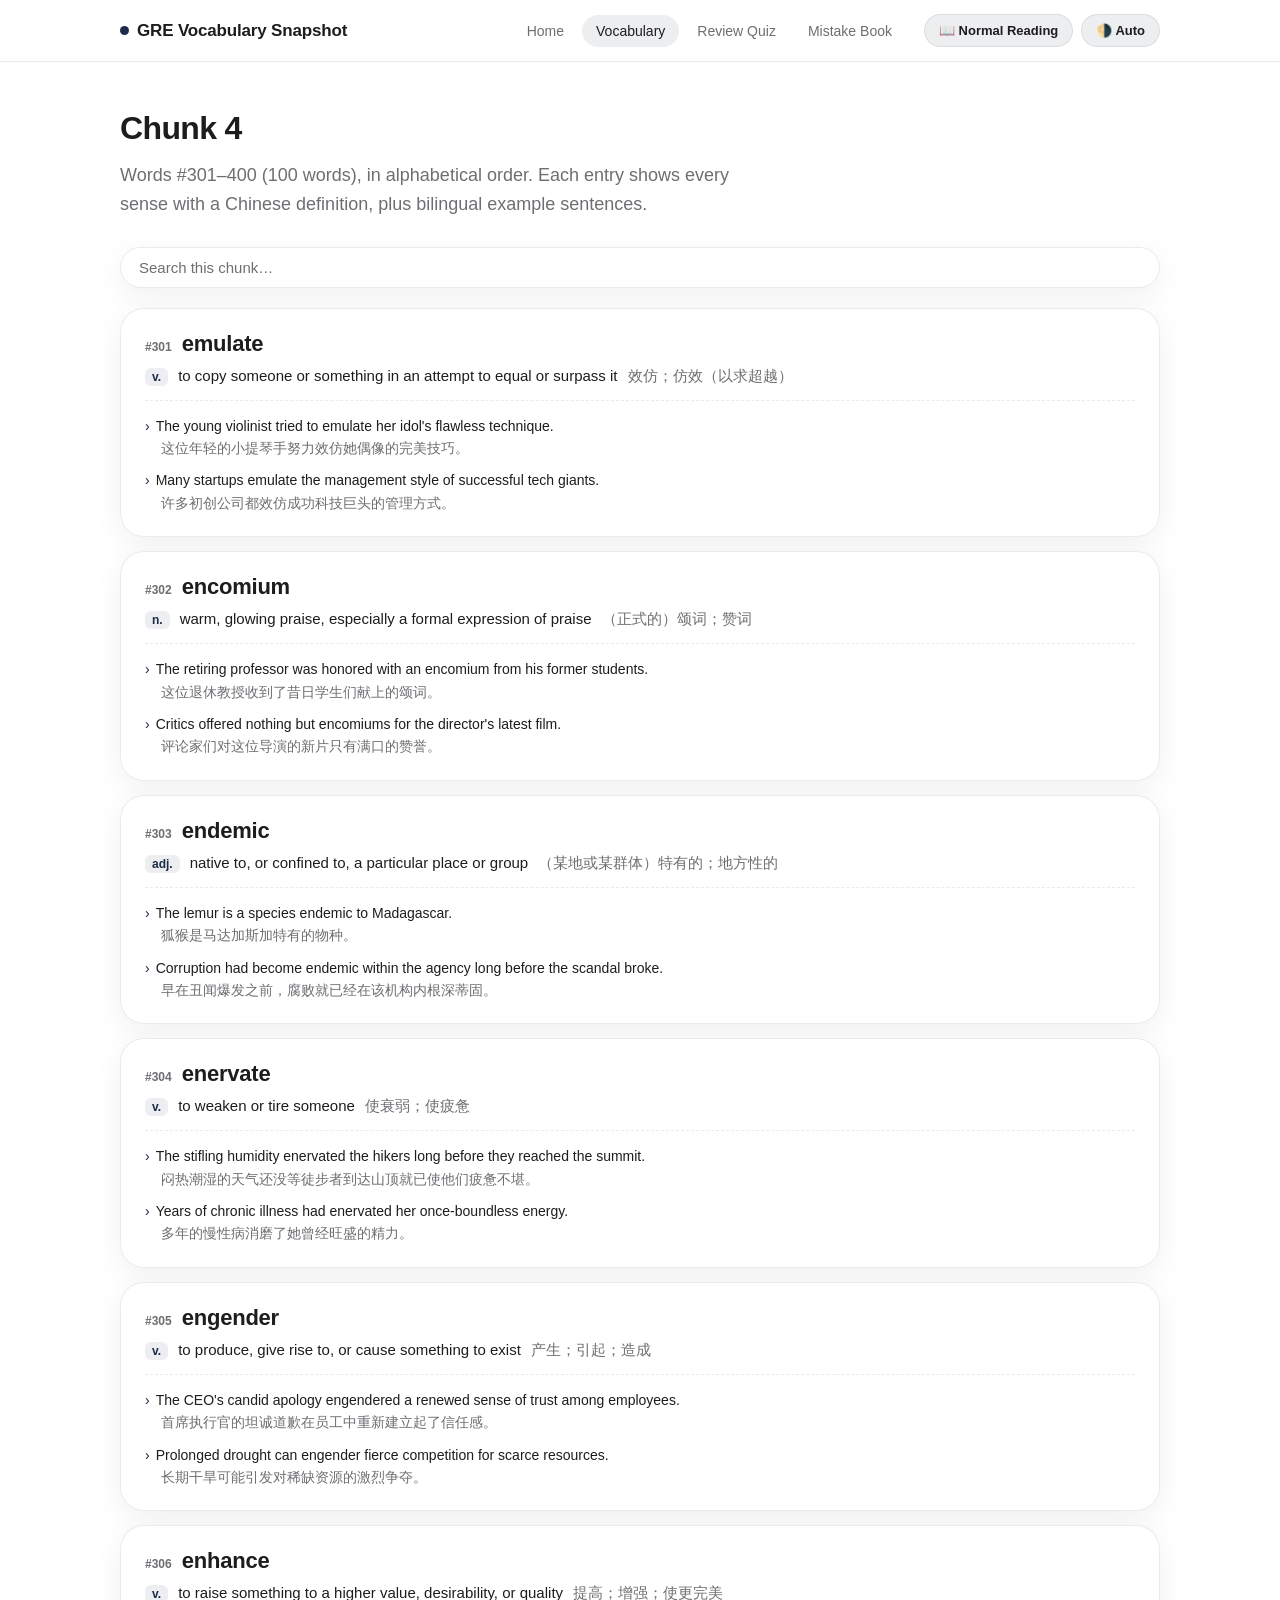
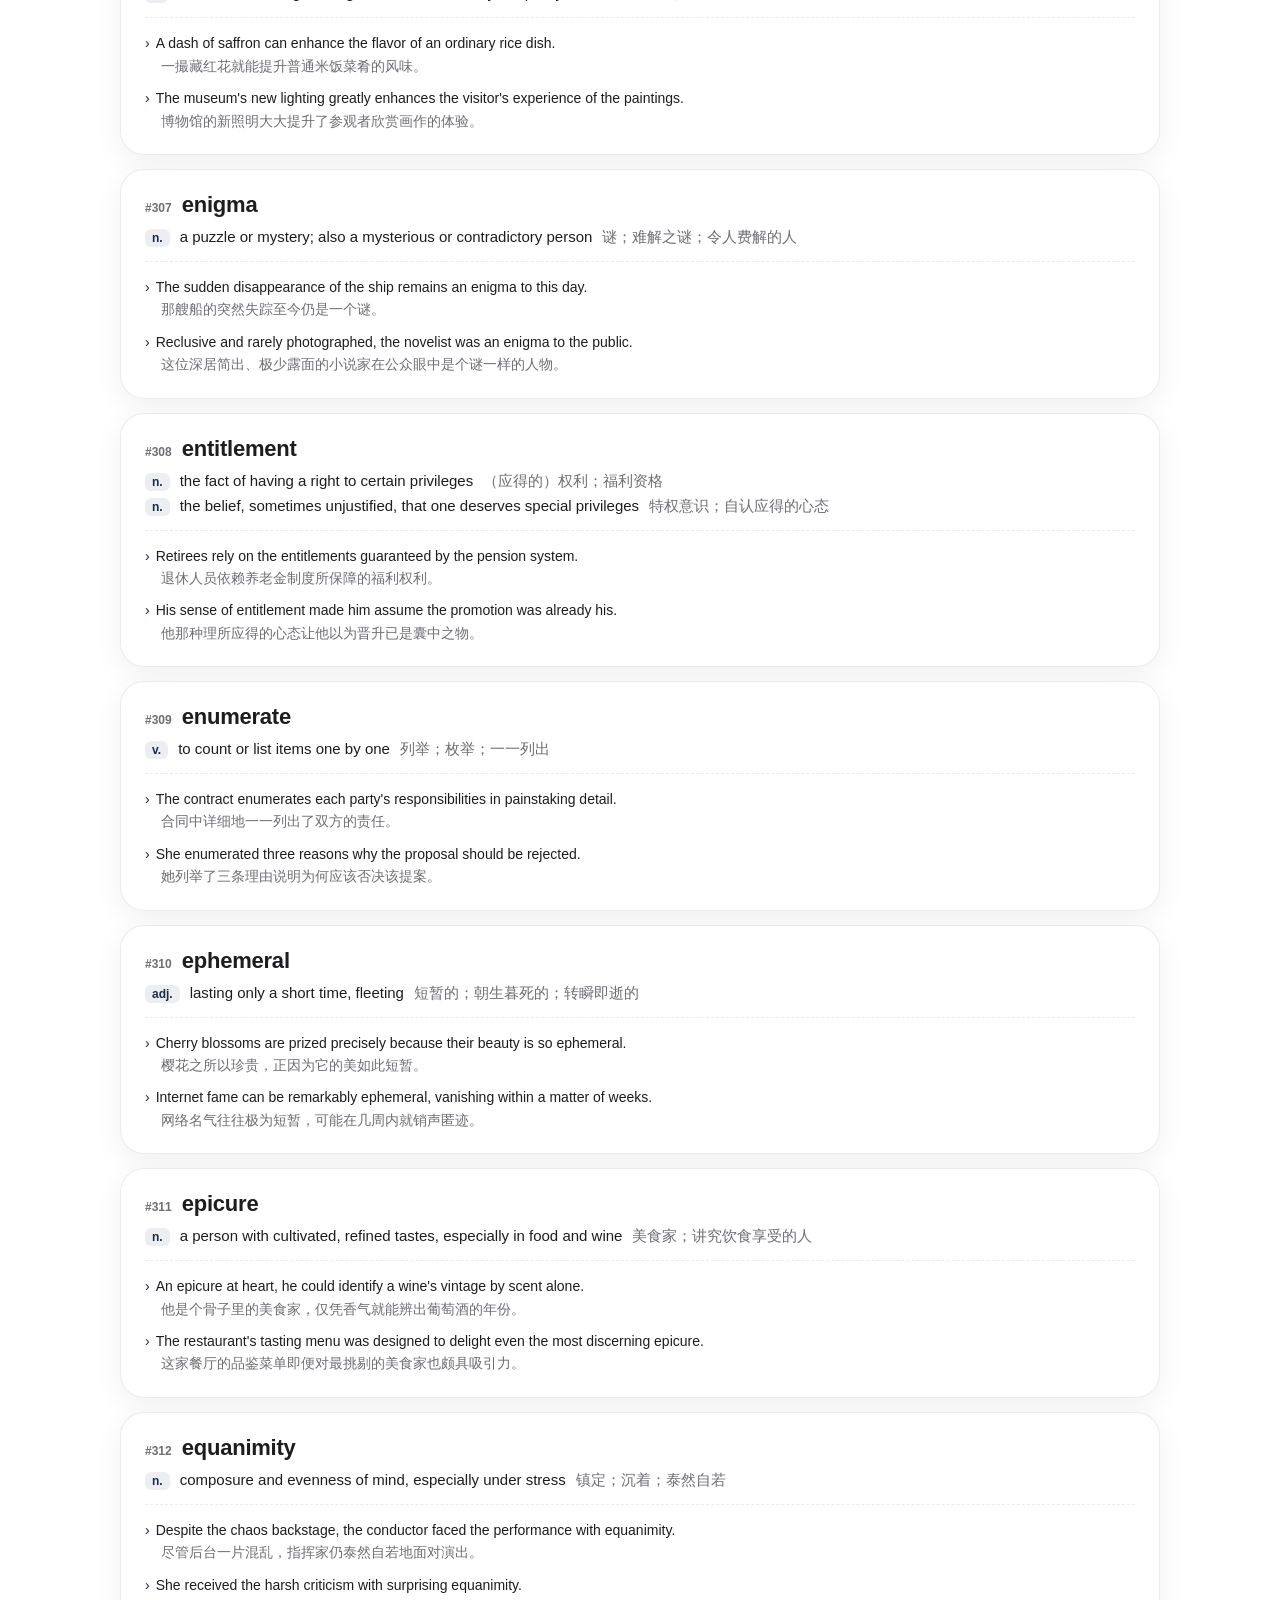
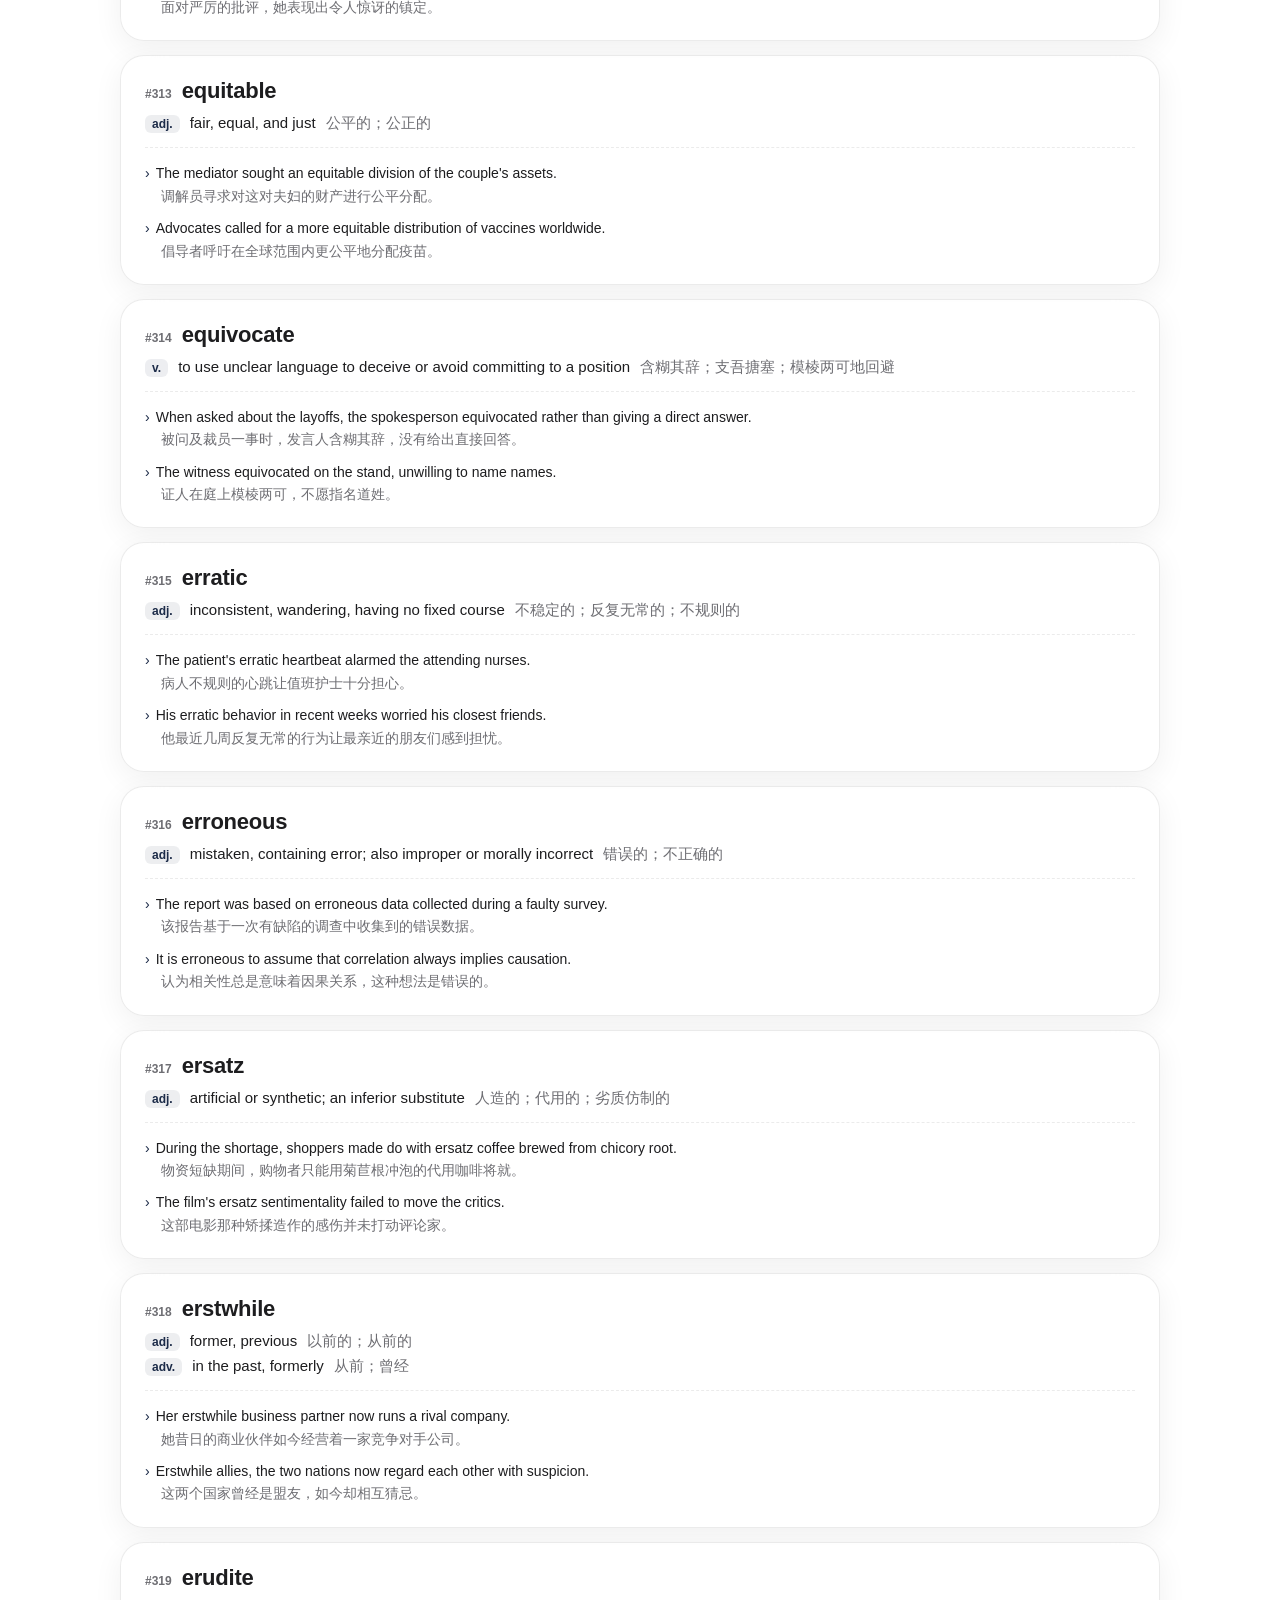
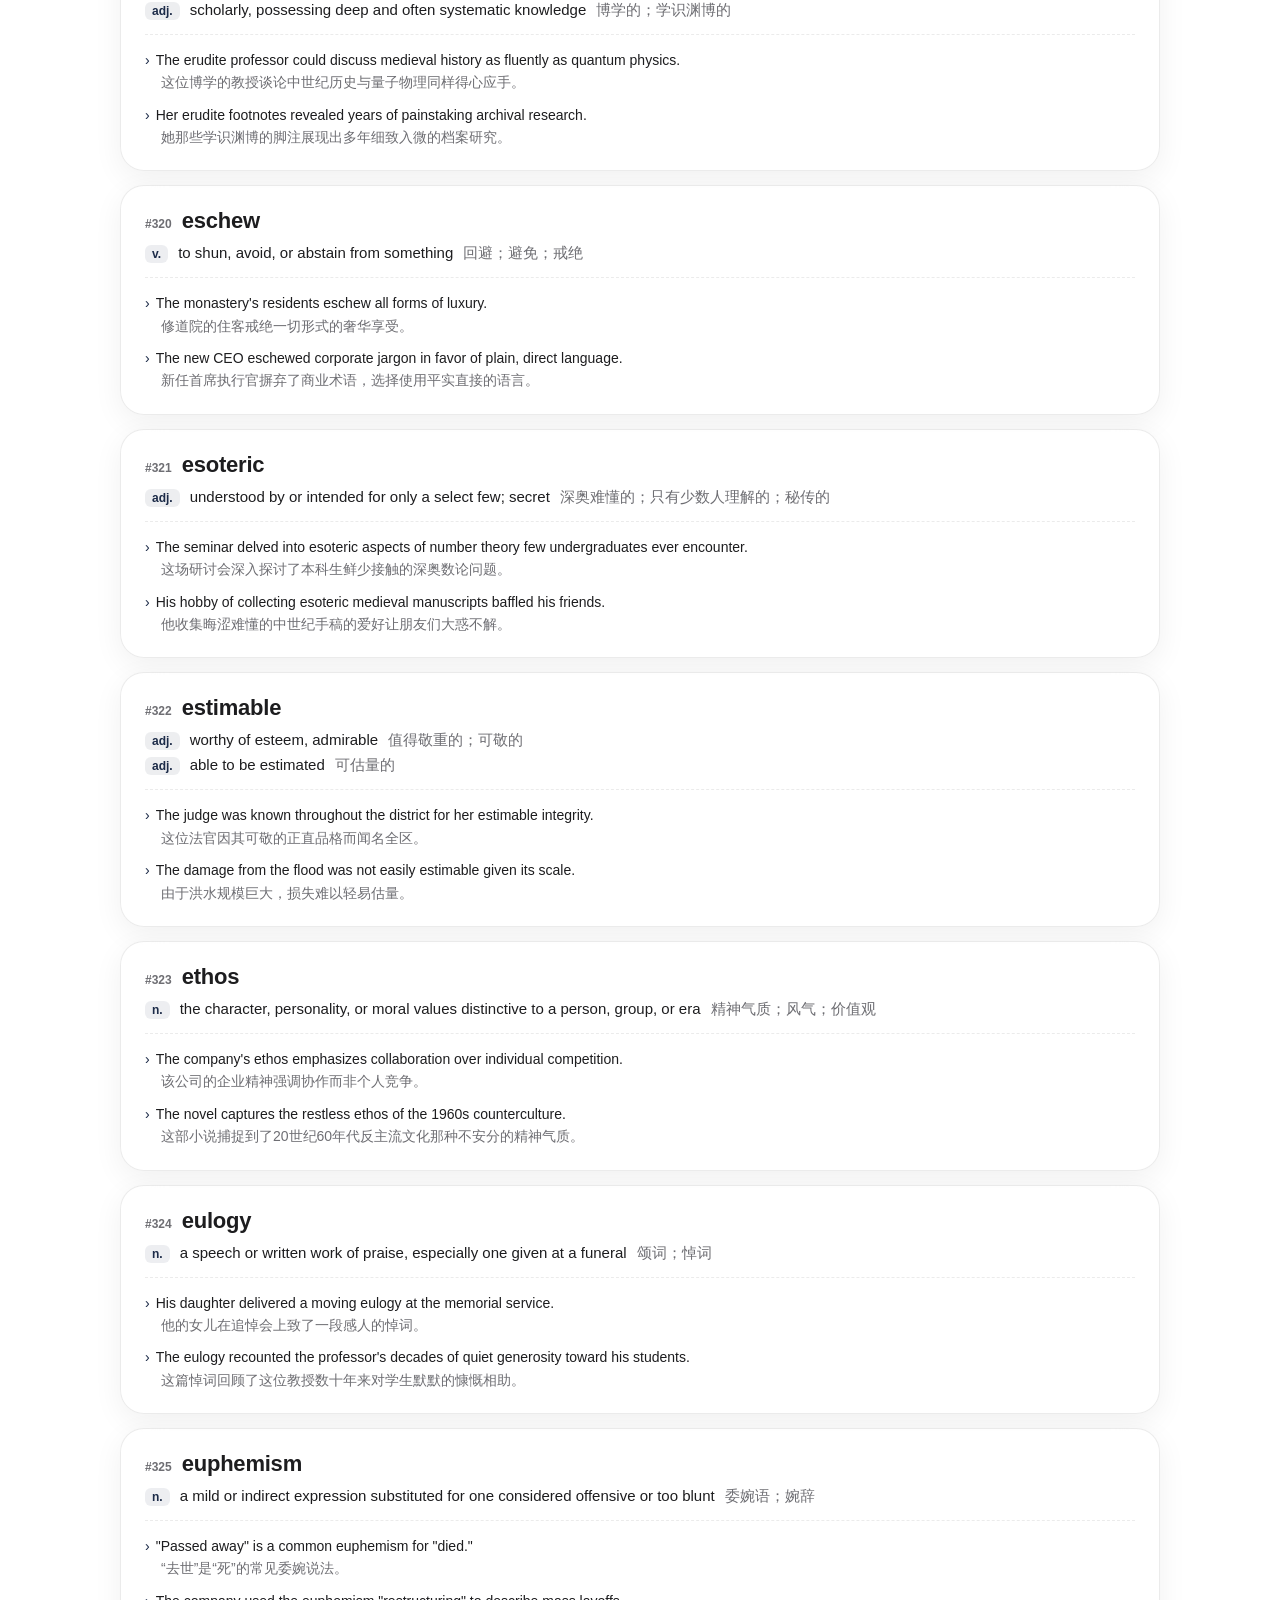
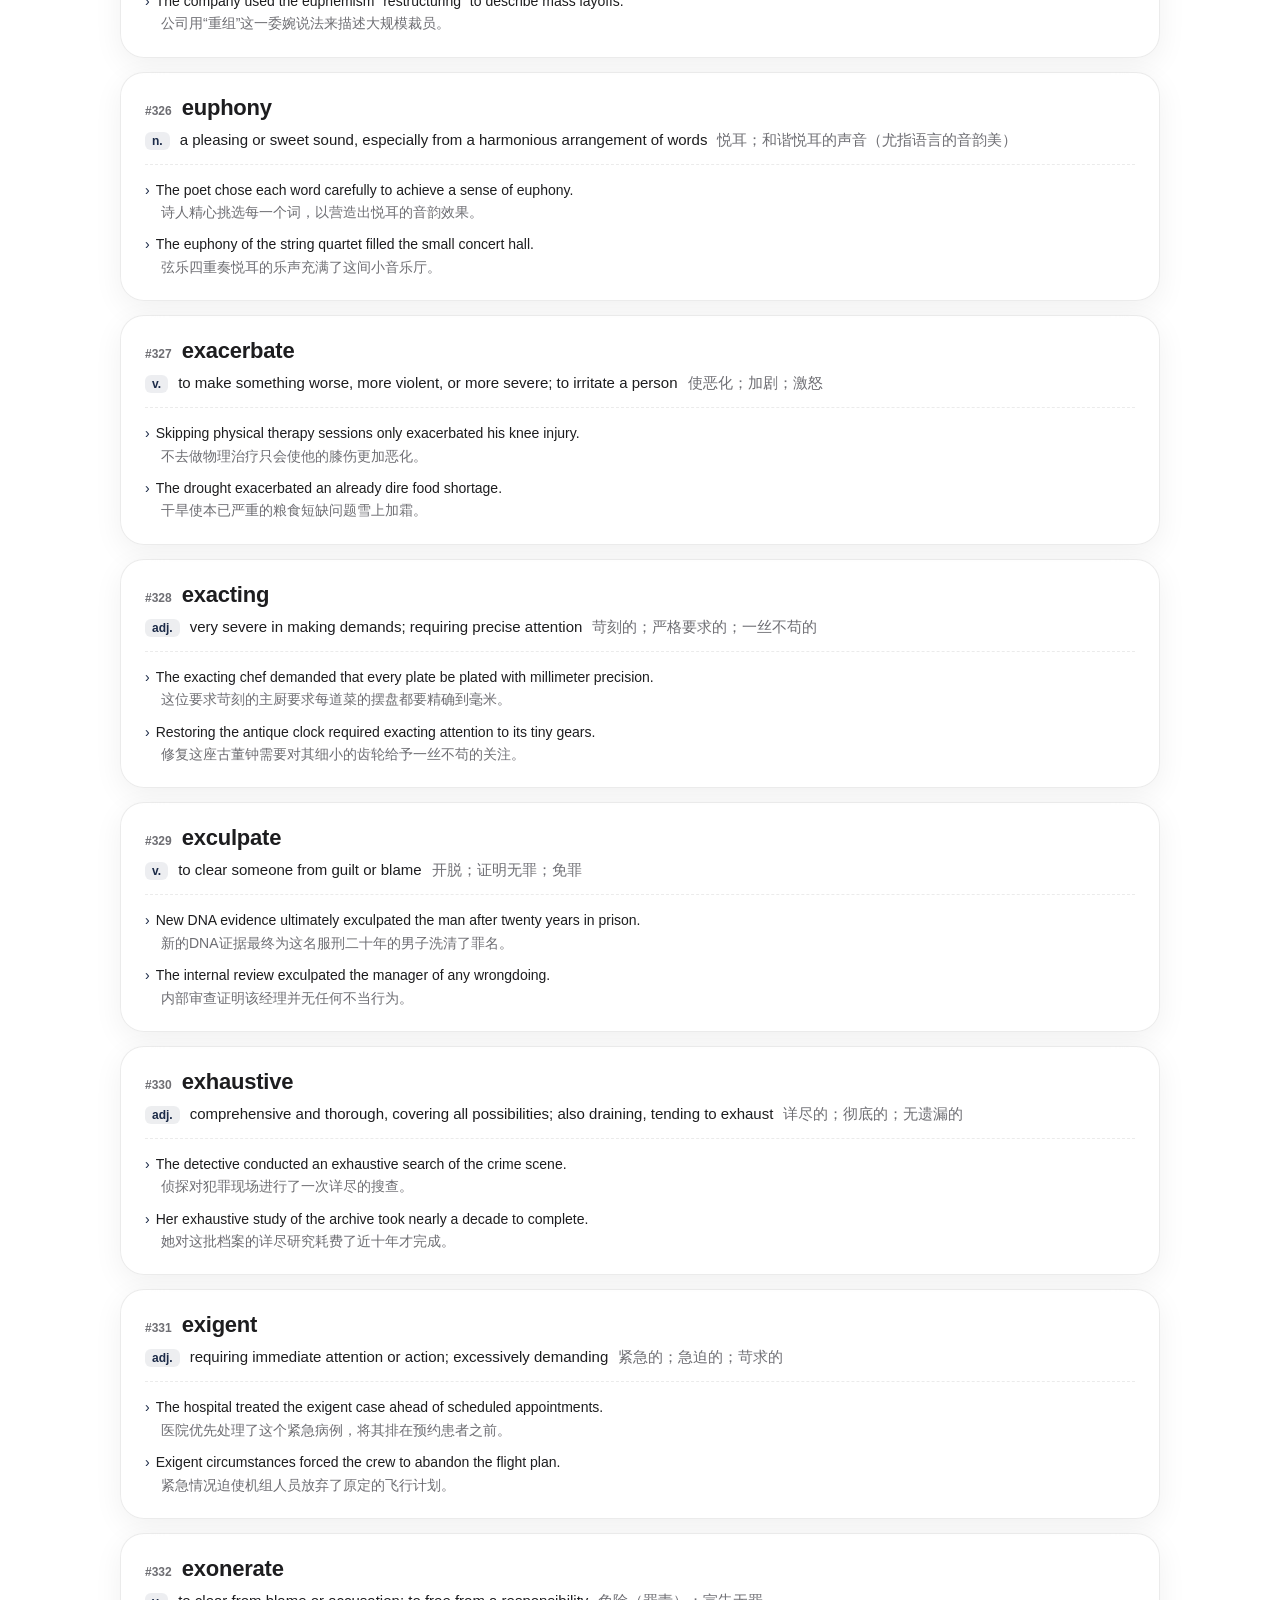
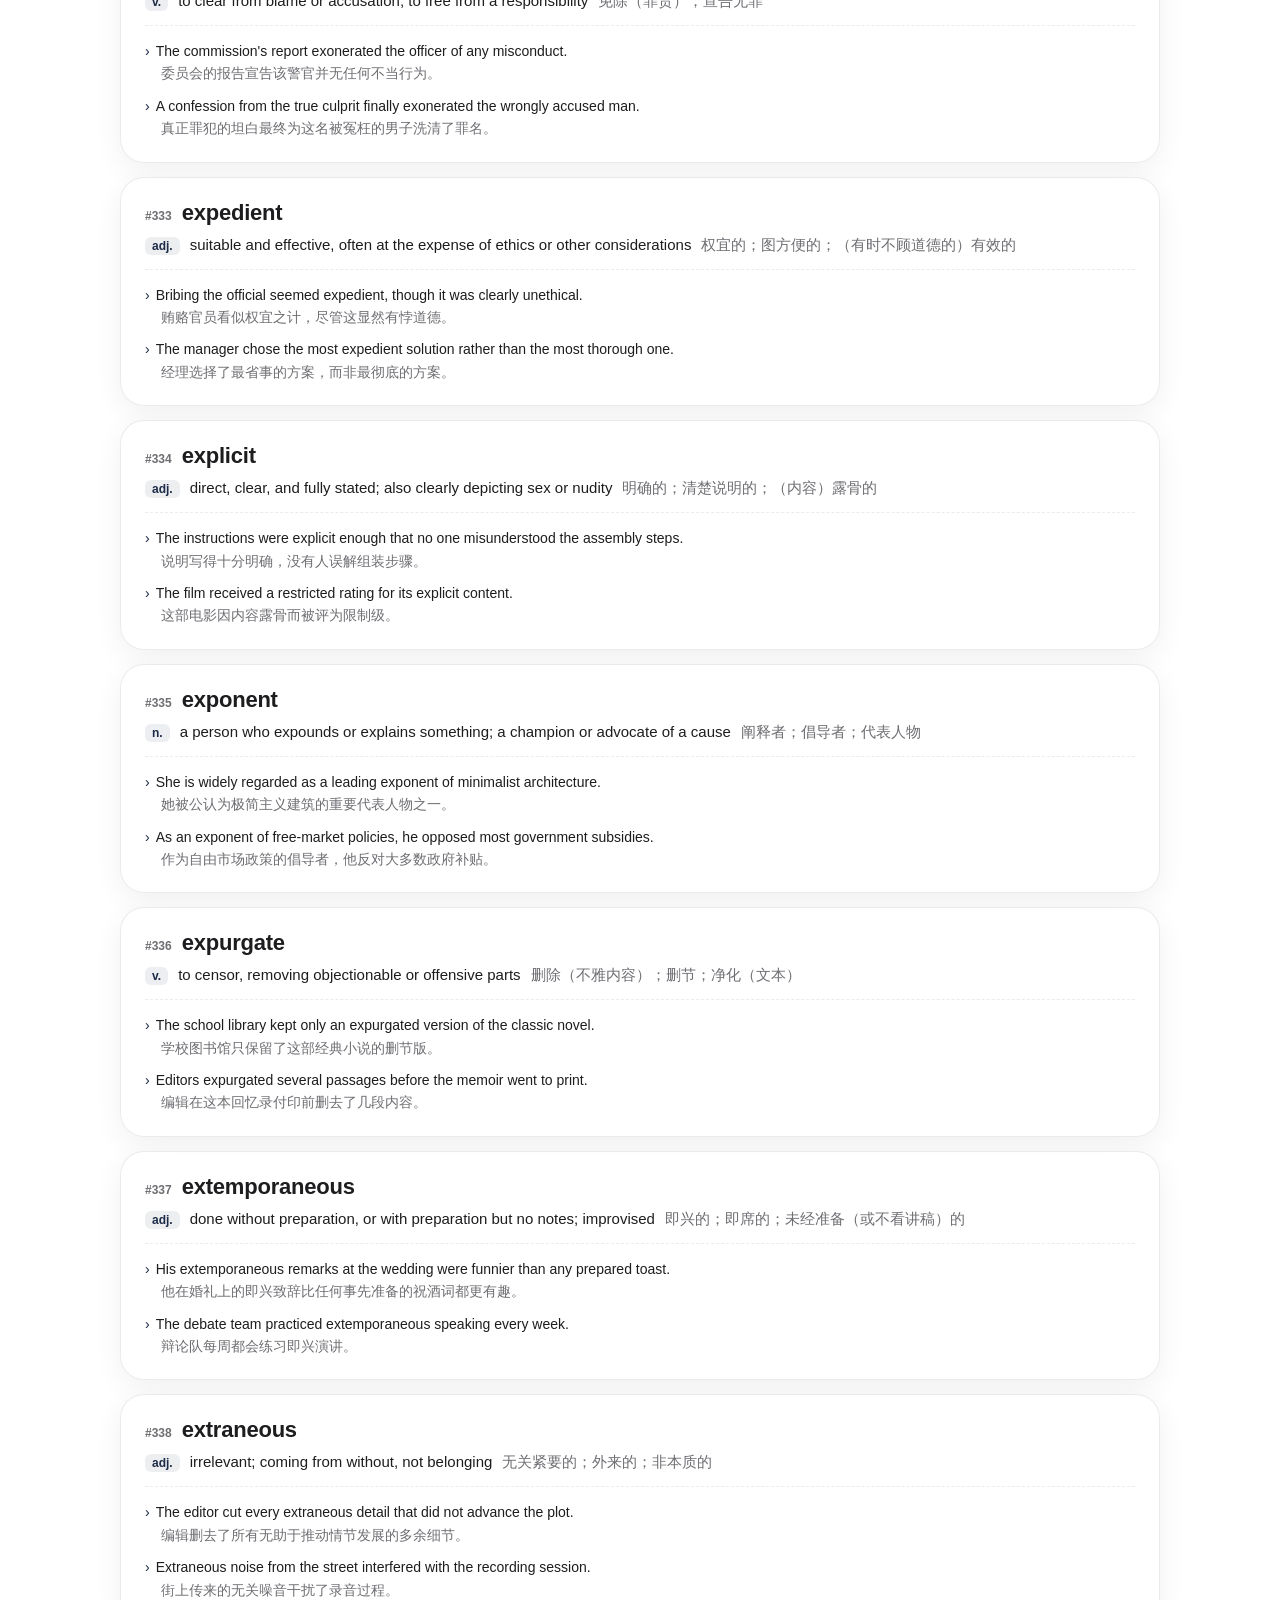
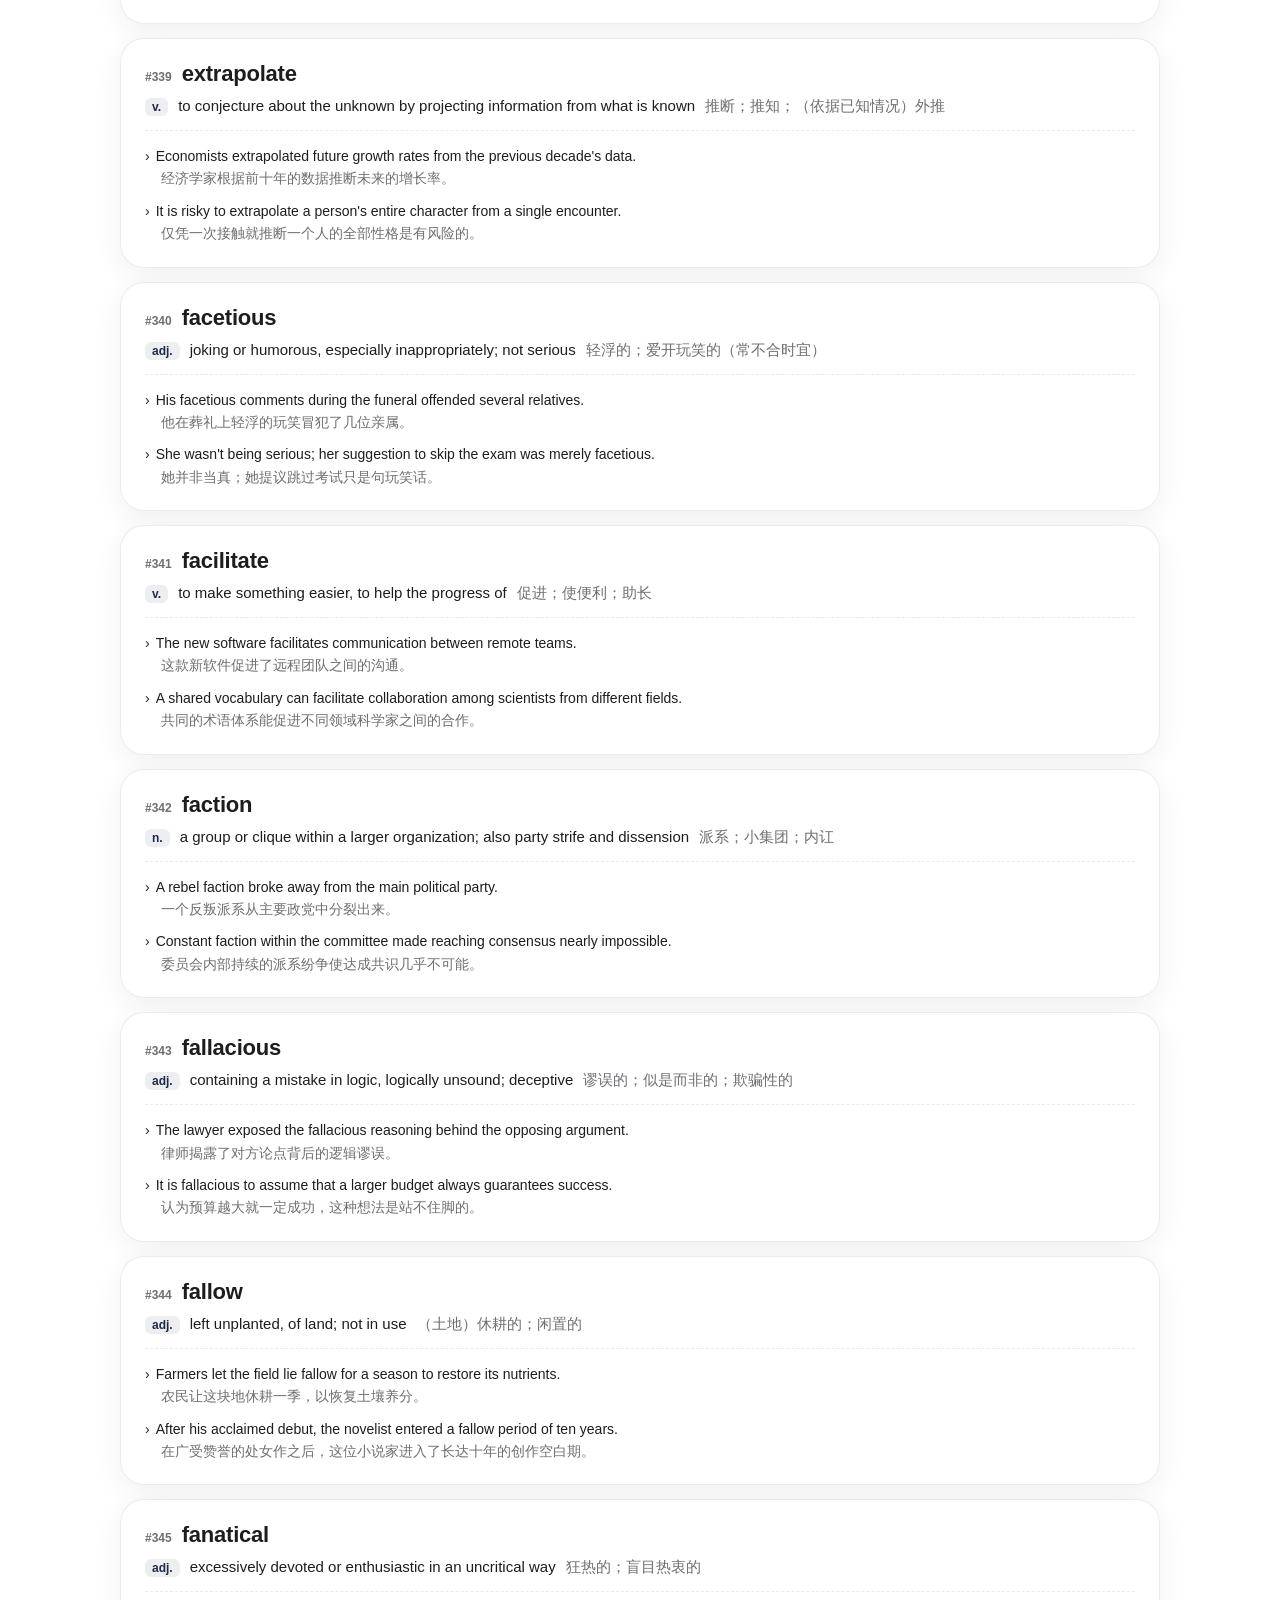
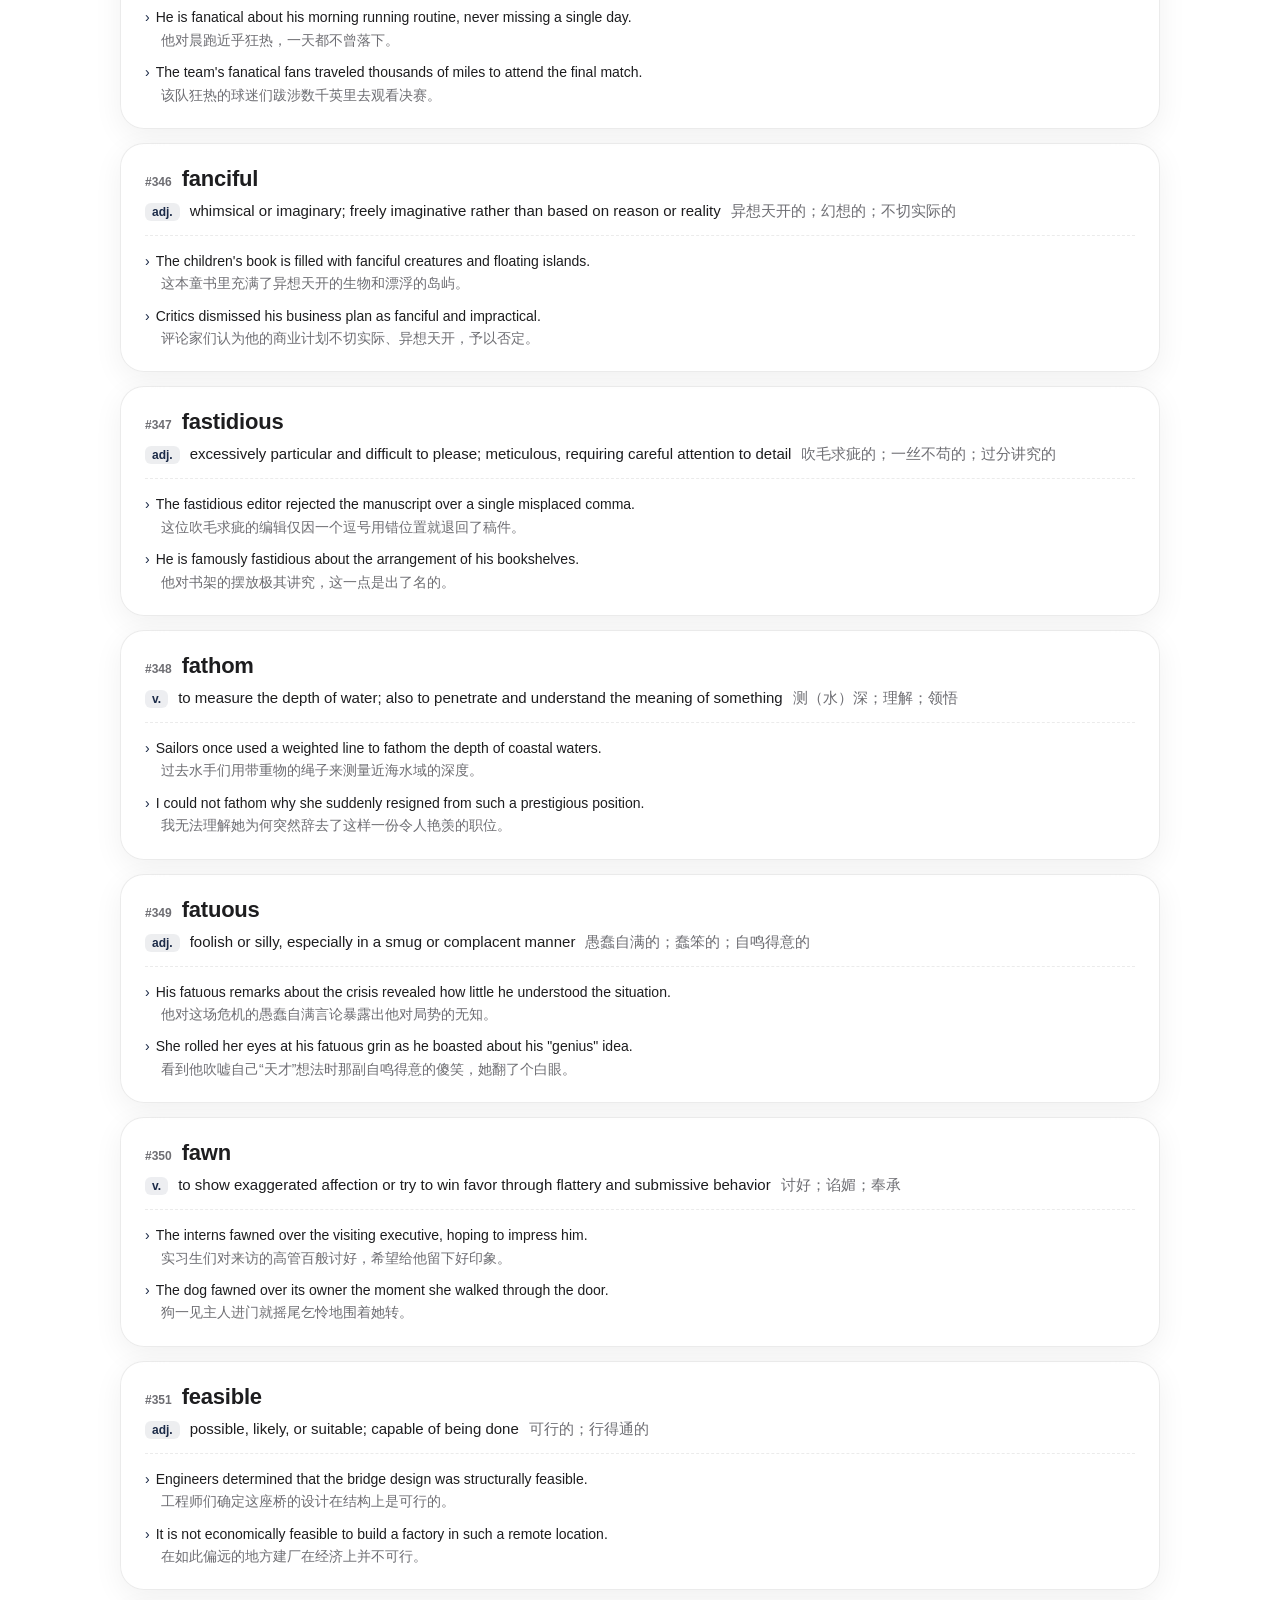
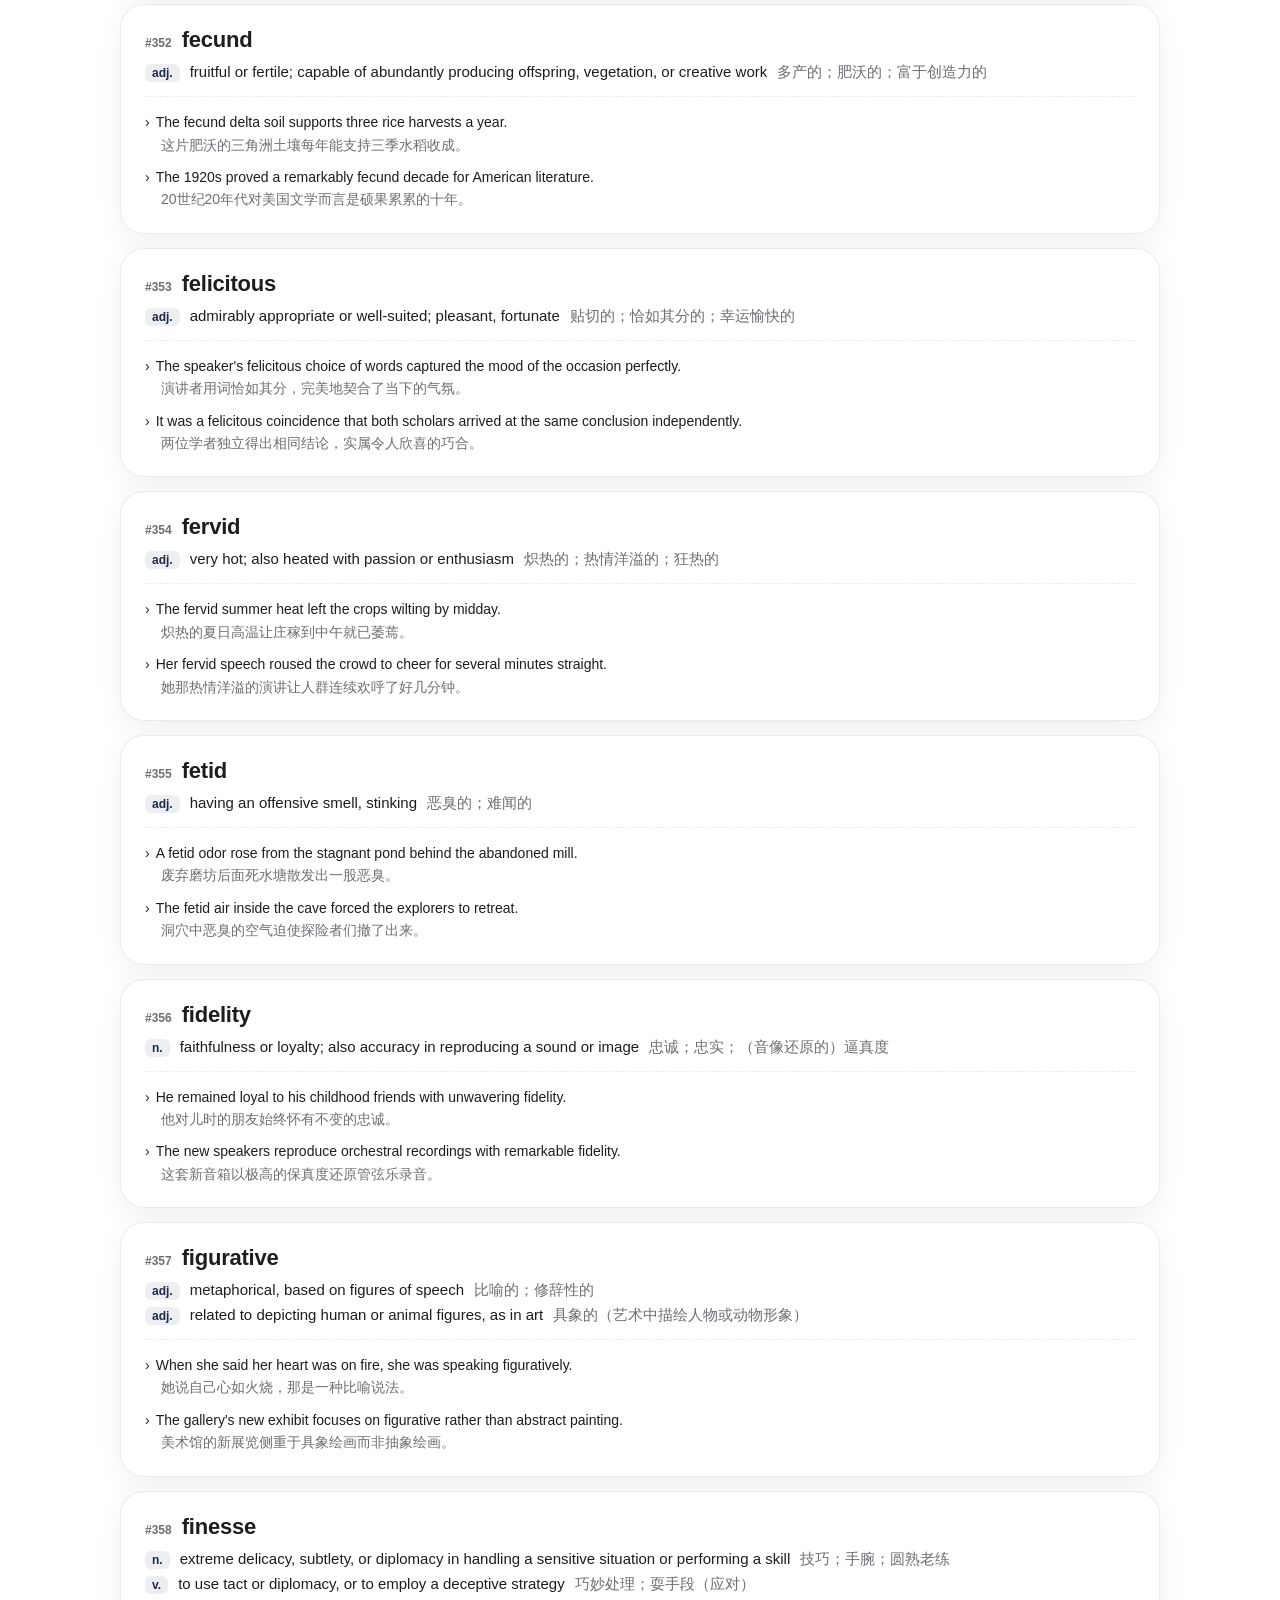
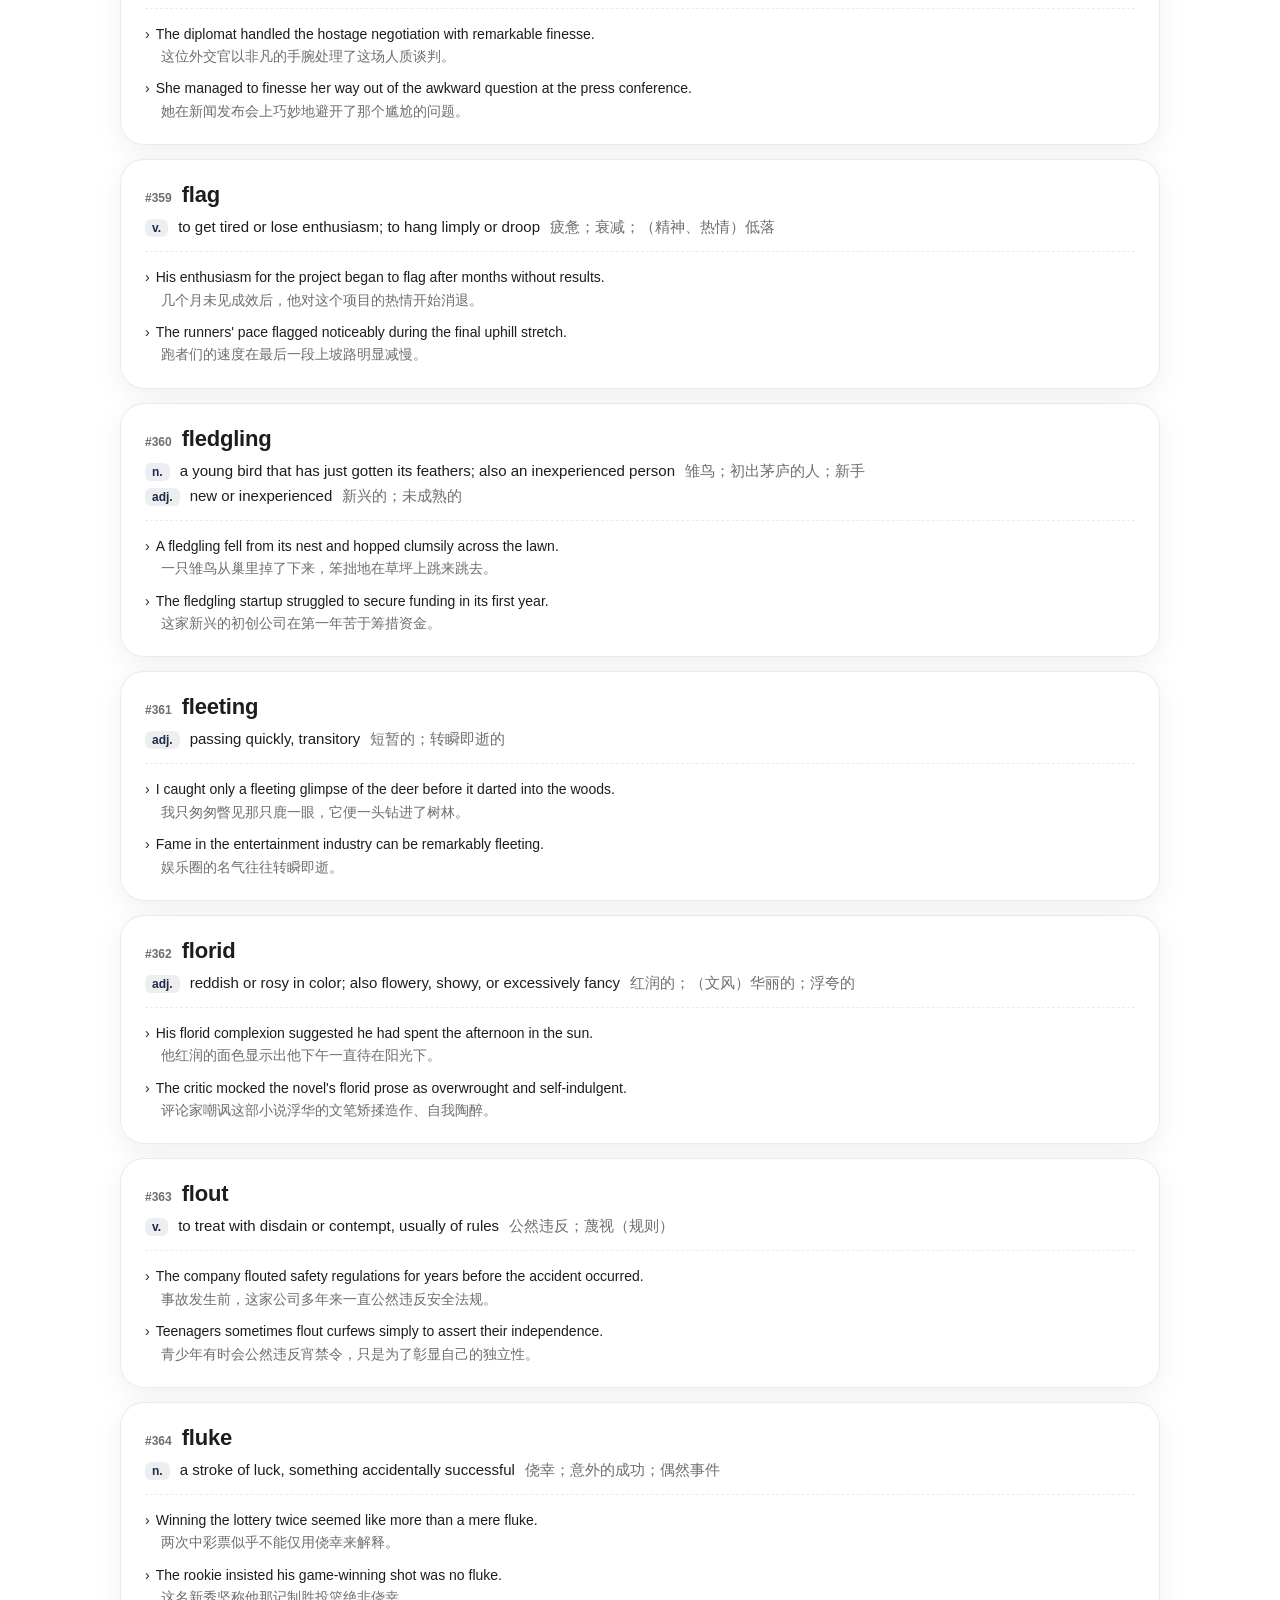
<file: pages/chunk-04.html>
<!DOCTYPE html>
<html lang="en">
<head>
<meta charset="UTF-8">
<meta name="viewport" content="width=device-width, initial-scale=1.0">
<title>Chunk 4 (301–400) · GRE Vocabulary Snapshot</title>
<link rel="icon" href="data:image/svg+xml,%3Csvg xmlns=%22http://www.w3.org/2000/svg%22 viewBox=%220 0 100 100%22%3E%3Crect width=%22100%22 height=%22100%22 rx=%2222%22 fill=%22%231C2B48%22/%3E%3Ctext x=%2250%22 y=%2266%22 font-size=%2258%22 text-anchor=%22middle%22 fill=%22white%22 font-family=%22Arial%22%3EM%3C/text%3E%3C/svg%3E">
<link rel="stylesheet" href="../assets/css/style.css">
</head>
<body data-chunk="4">
<div id="nav-mount"></div>

<main class="wrap">
  <header class="hero" style="padding:48px 0 8px;text-align:left">
    <h1 style="font-size:32px">Chunk 4</h1>
    <p style="text-align:left;margin:0">Words #301–400 (100 words), in alphabetical order. Each entry shows every sense with a Chinese definition, plus bilingual example sentences.</p>
  </header>

  <div class="glass search-bar">
    <input id="search-input" type="text" placeholder="Search this chunk…">
  </div>

  <div class="word-list" id="word-list"></div>

  <div class="pager">
    <a class="btn btn-secondary" href="chunk-03.html">← Chunk 3</a>
    <a class="btn btn-secondary" href="vocabulary.html">All chunks</a>
    <a class="btn btn-secondary" href="chunk-05.html">Chunk 5 →</a>
  </div>
</main>

<div id="footer-mount"></div>

<script src="../assets/js/common.js"></script>
<script src="../assets/js/chunk-page.js"></script>
<script>GRE.injectNav("vocabulary"); GRE.injectFooter();</script>
</body>
</html>
</file>
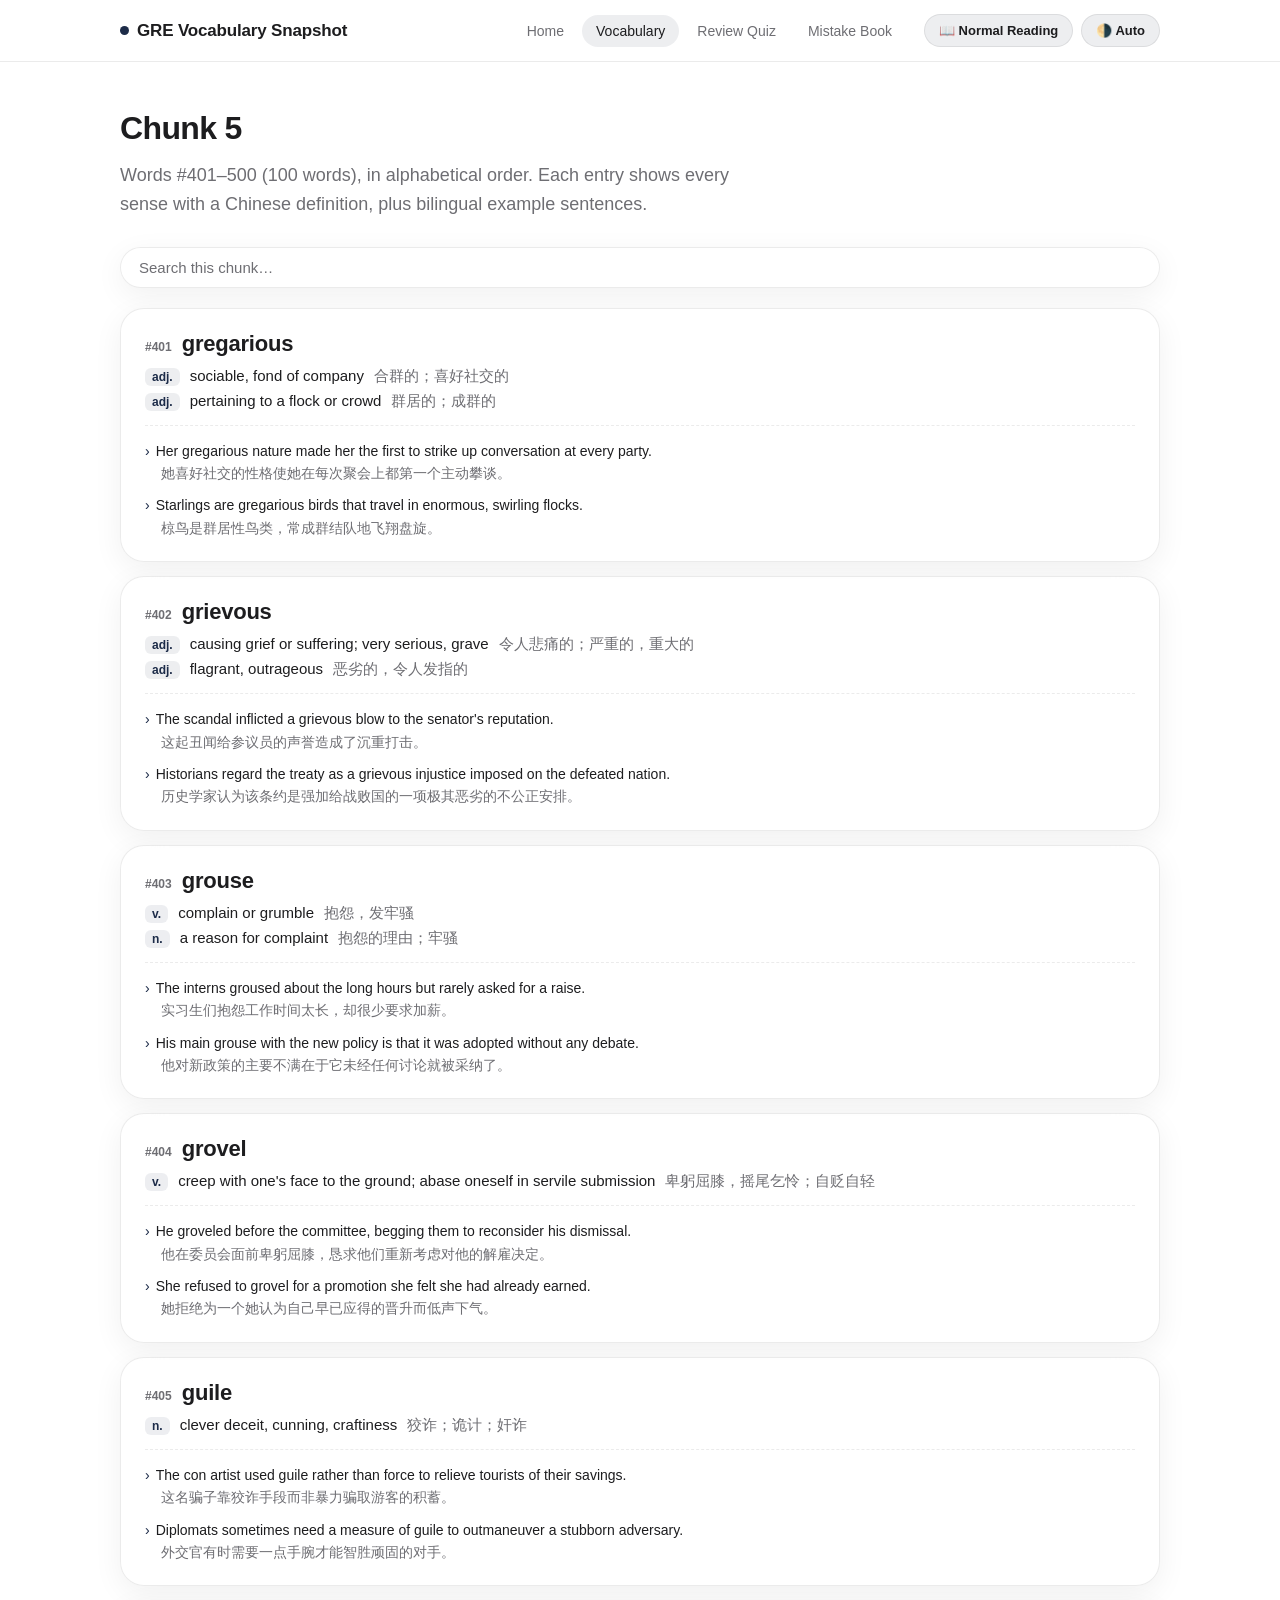
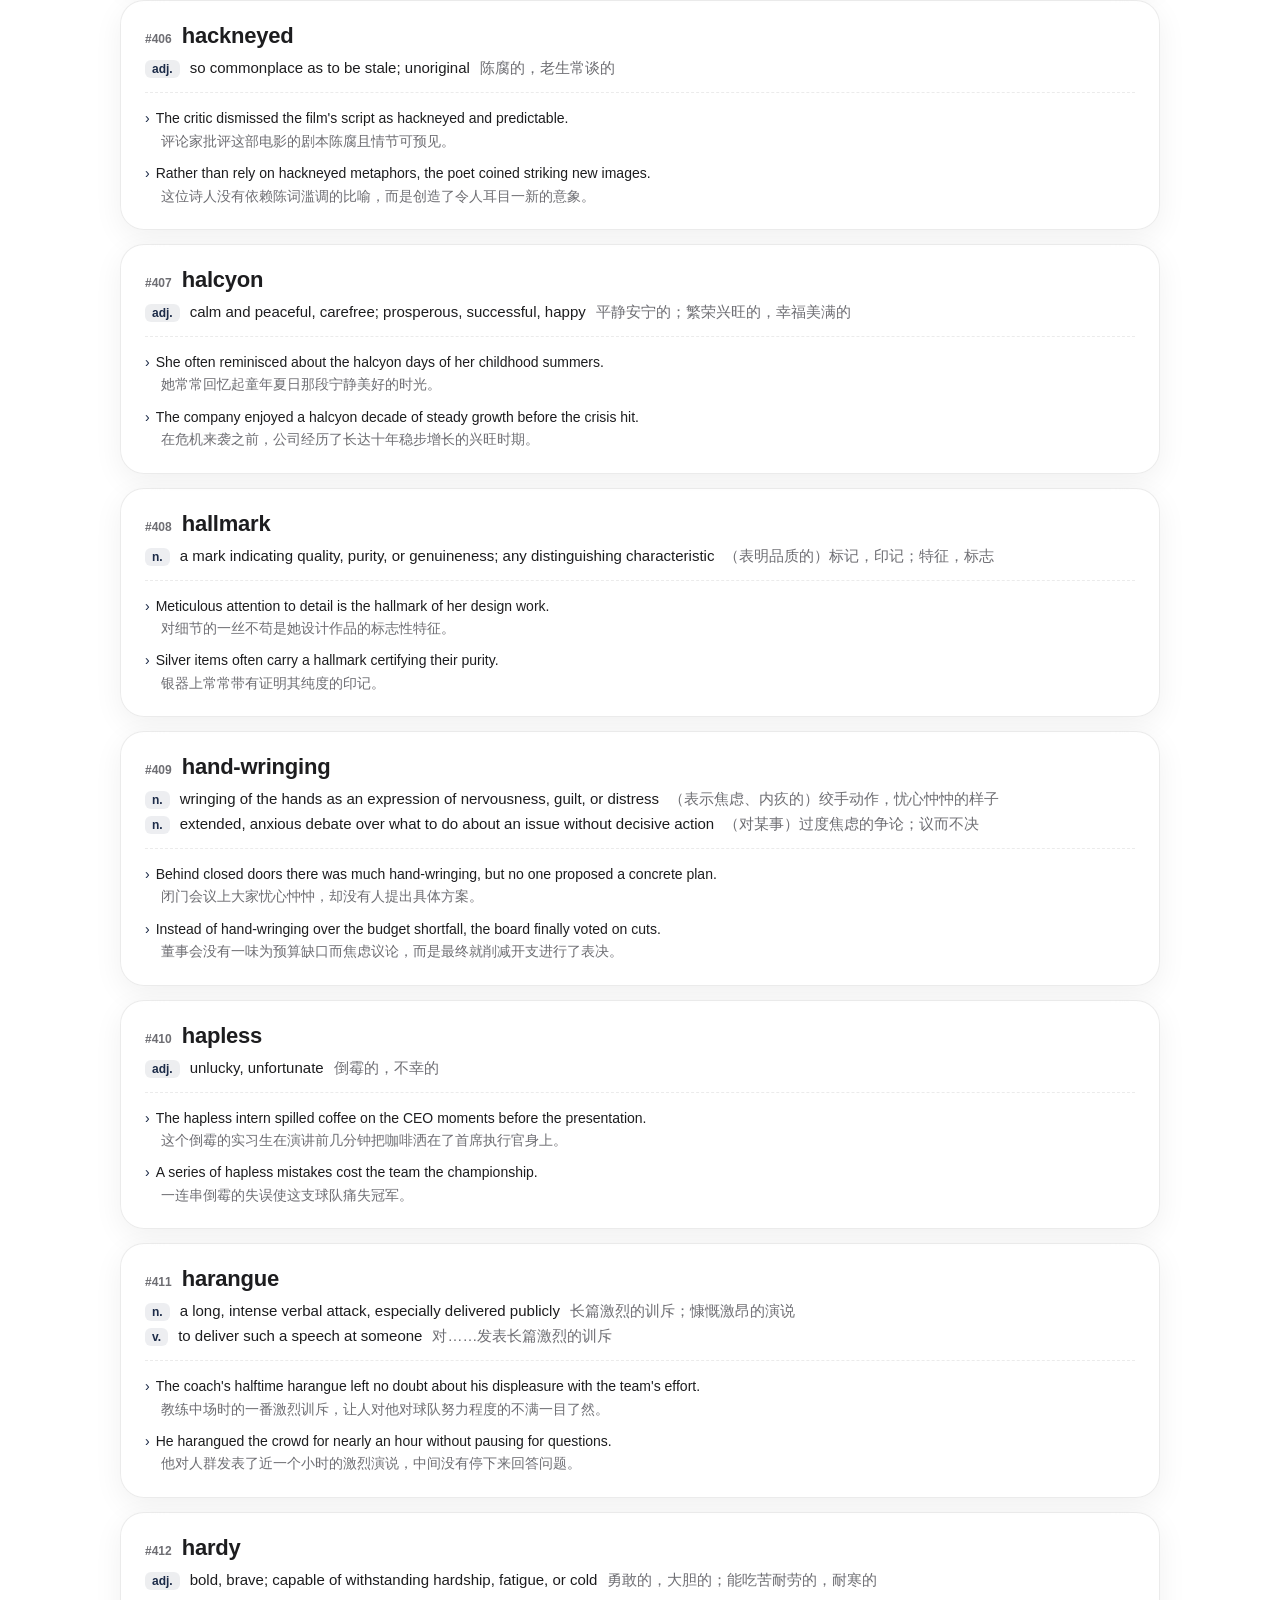
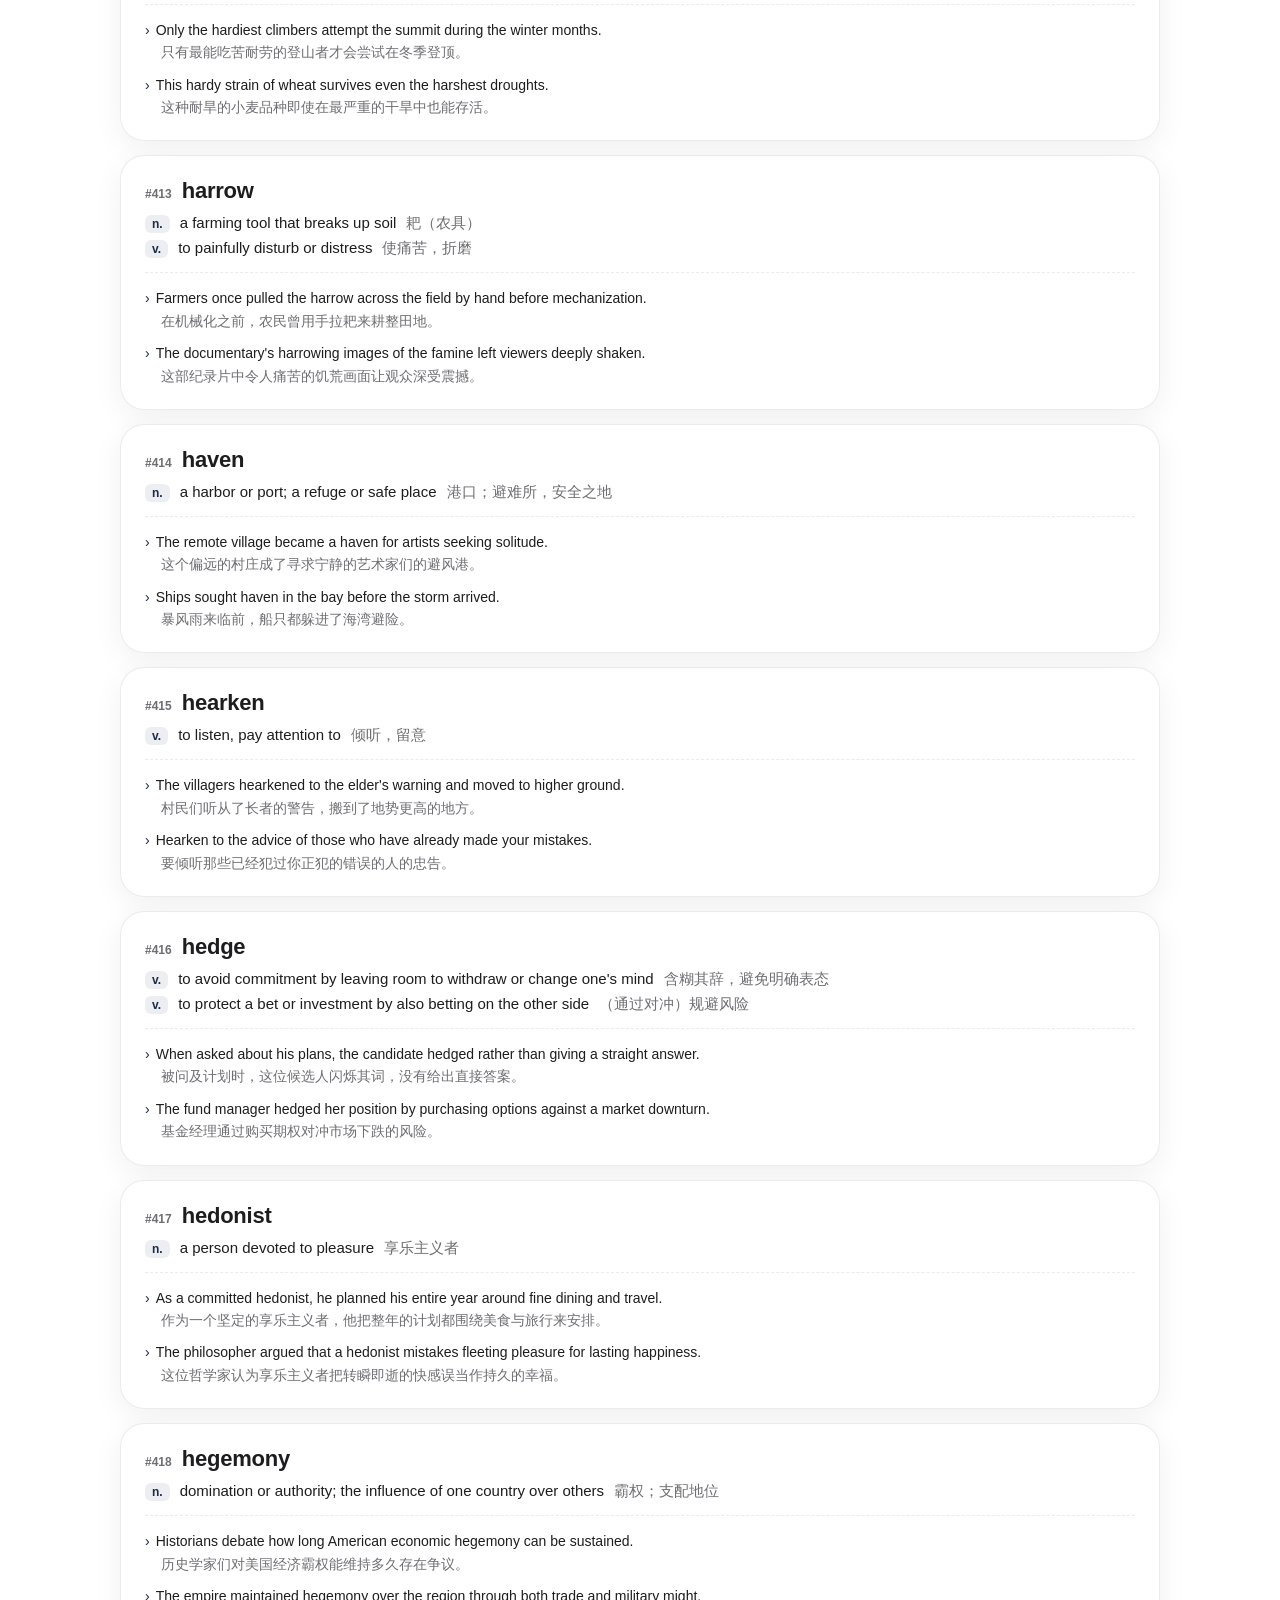
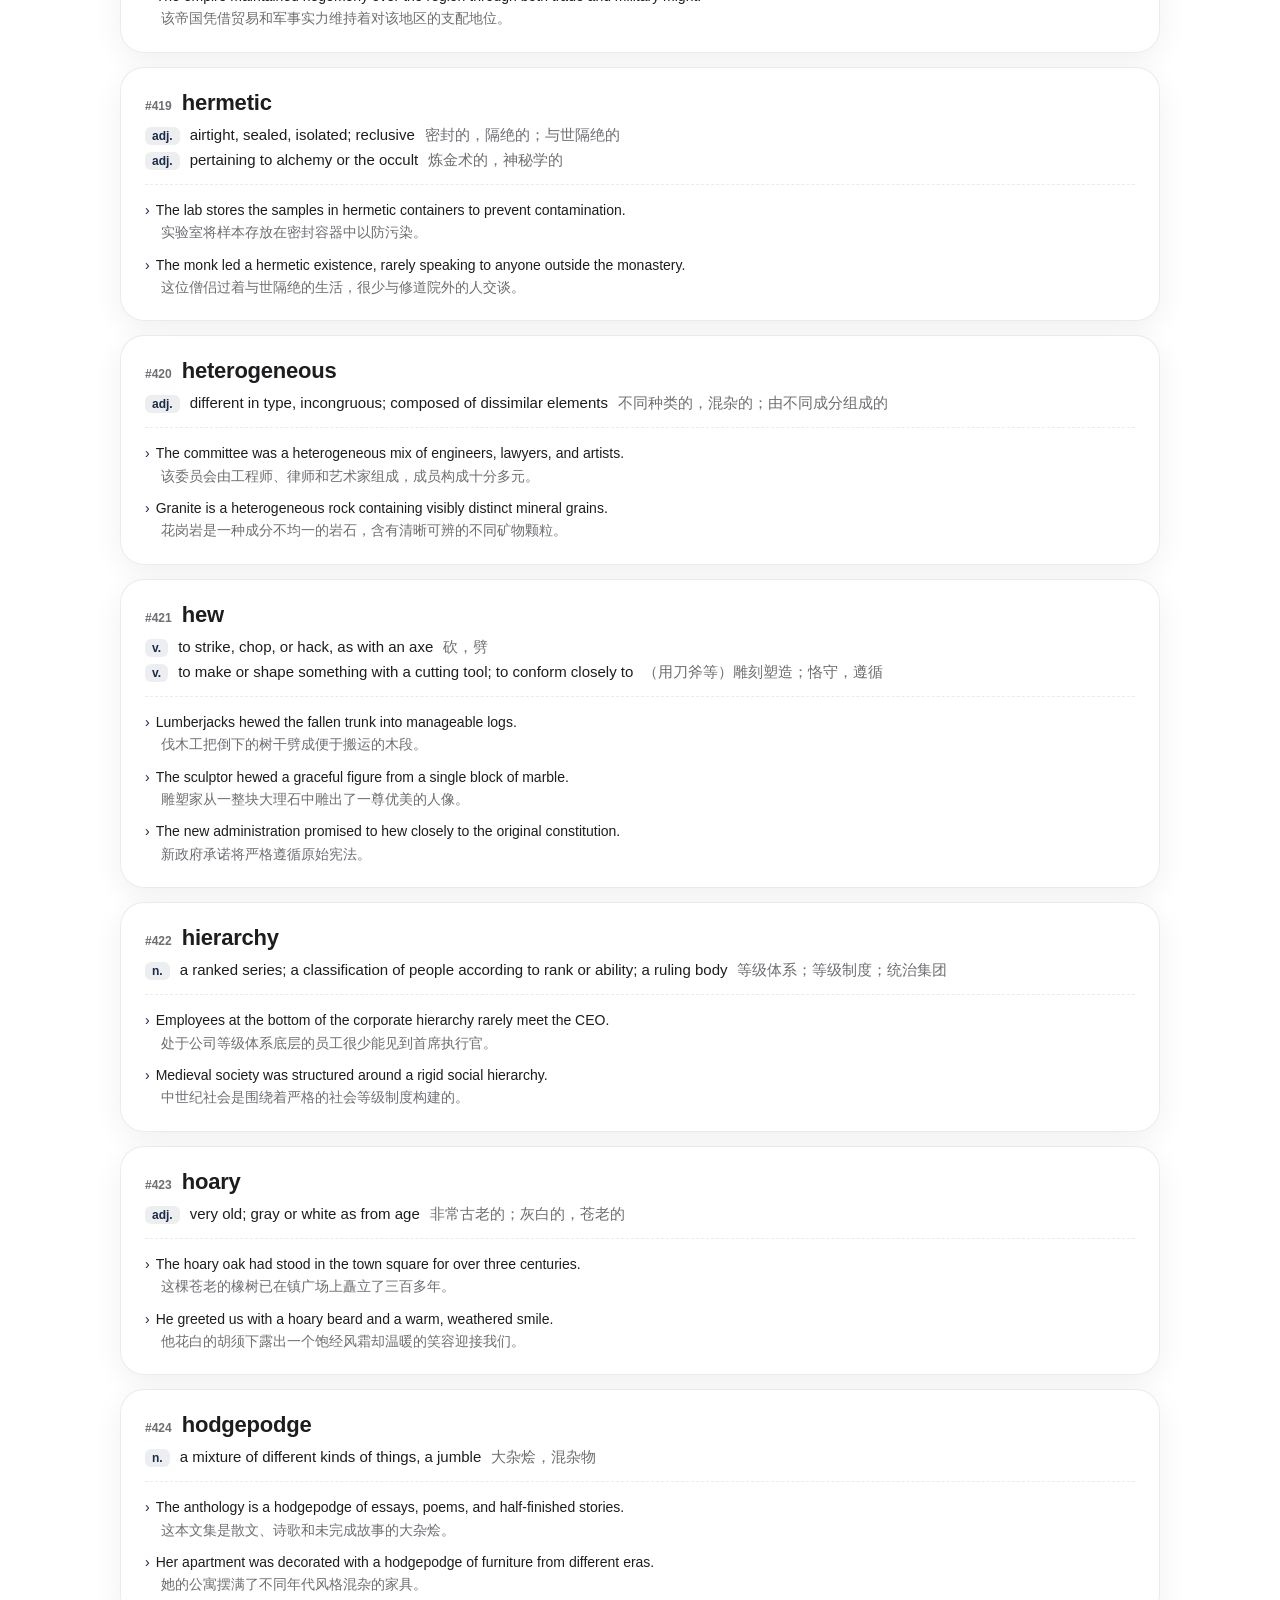
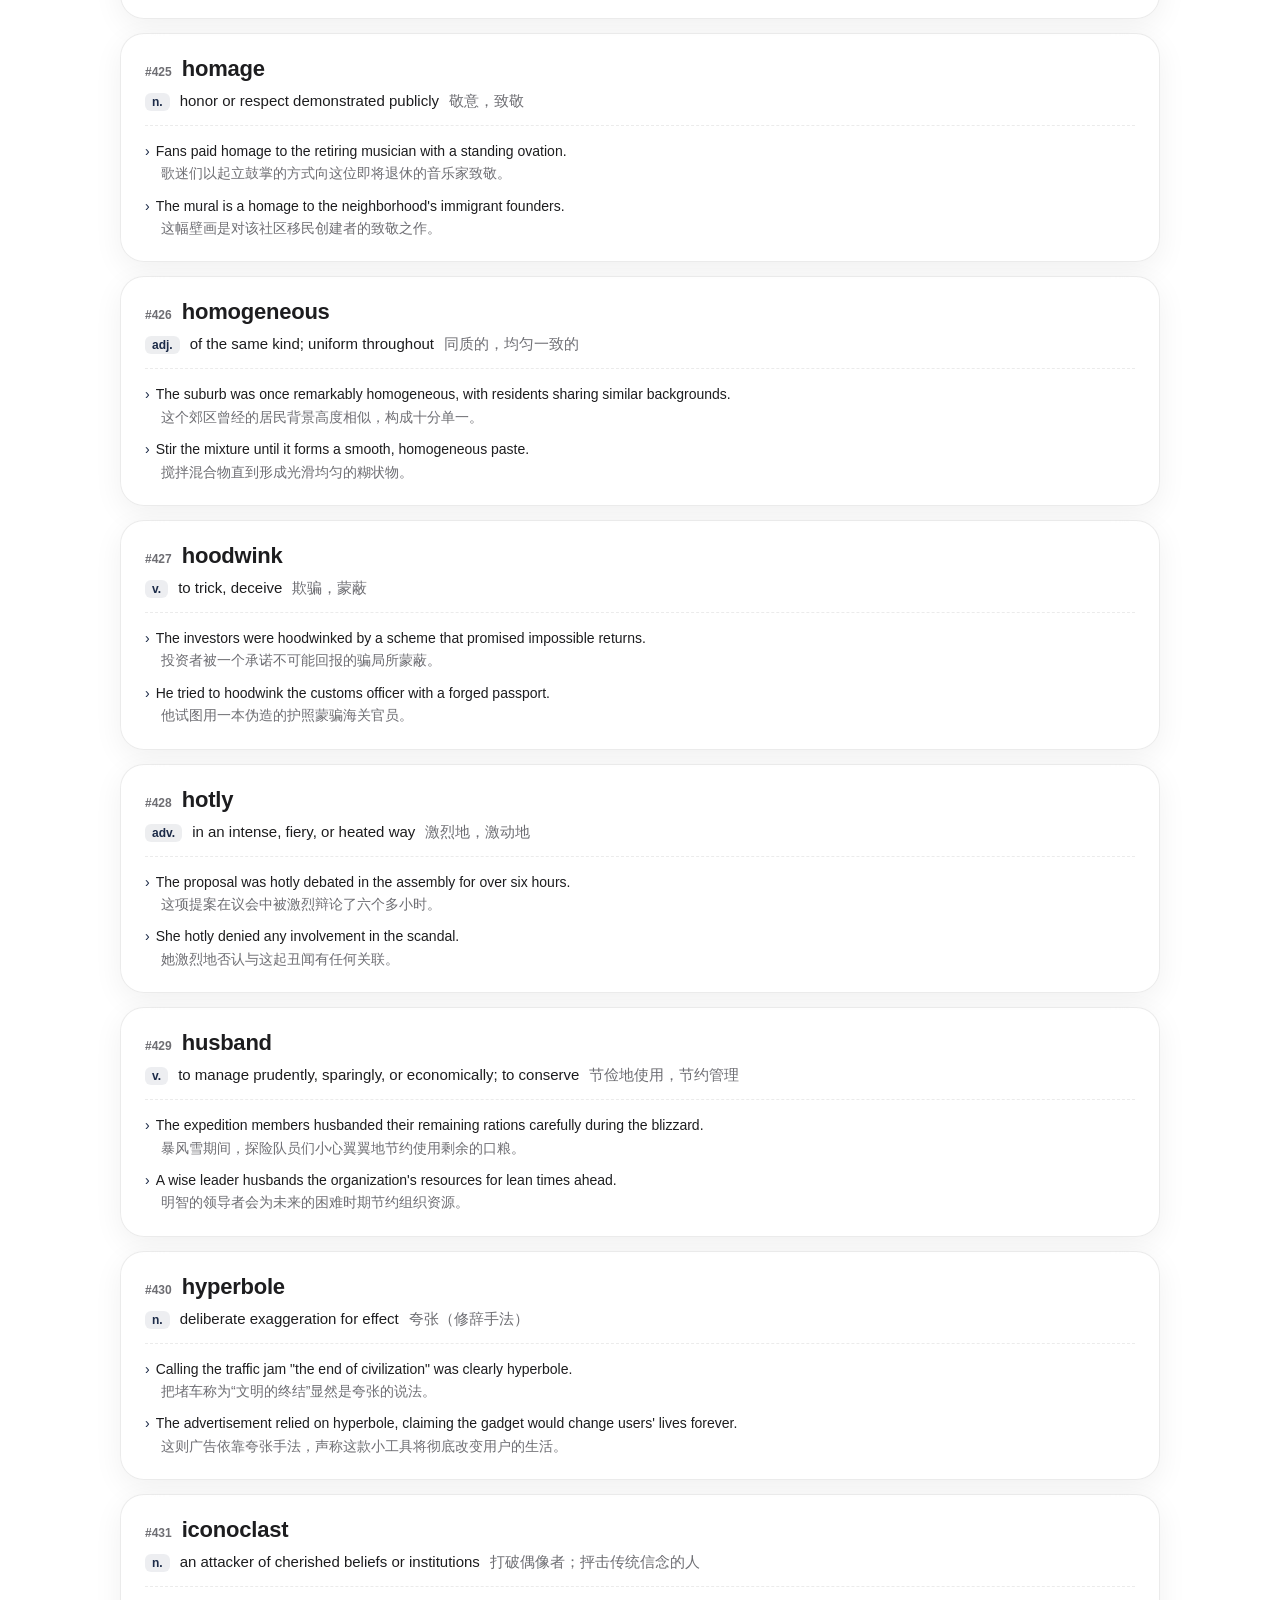
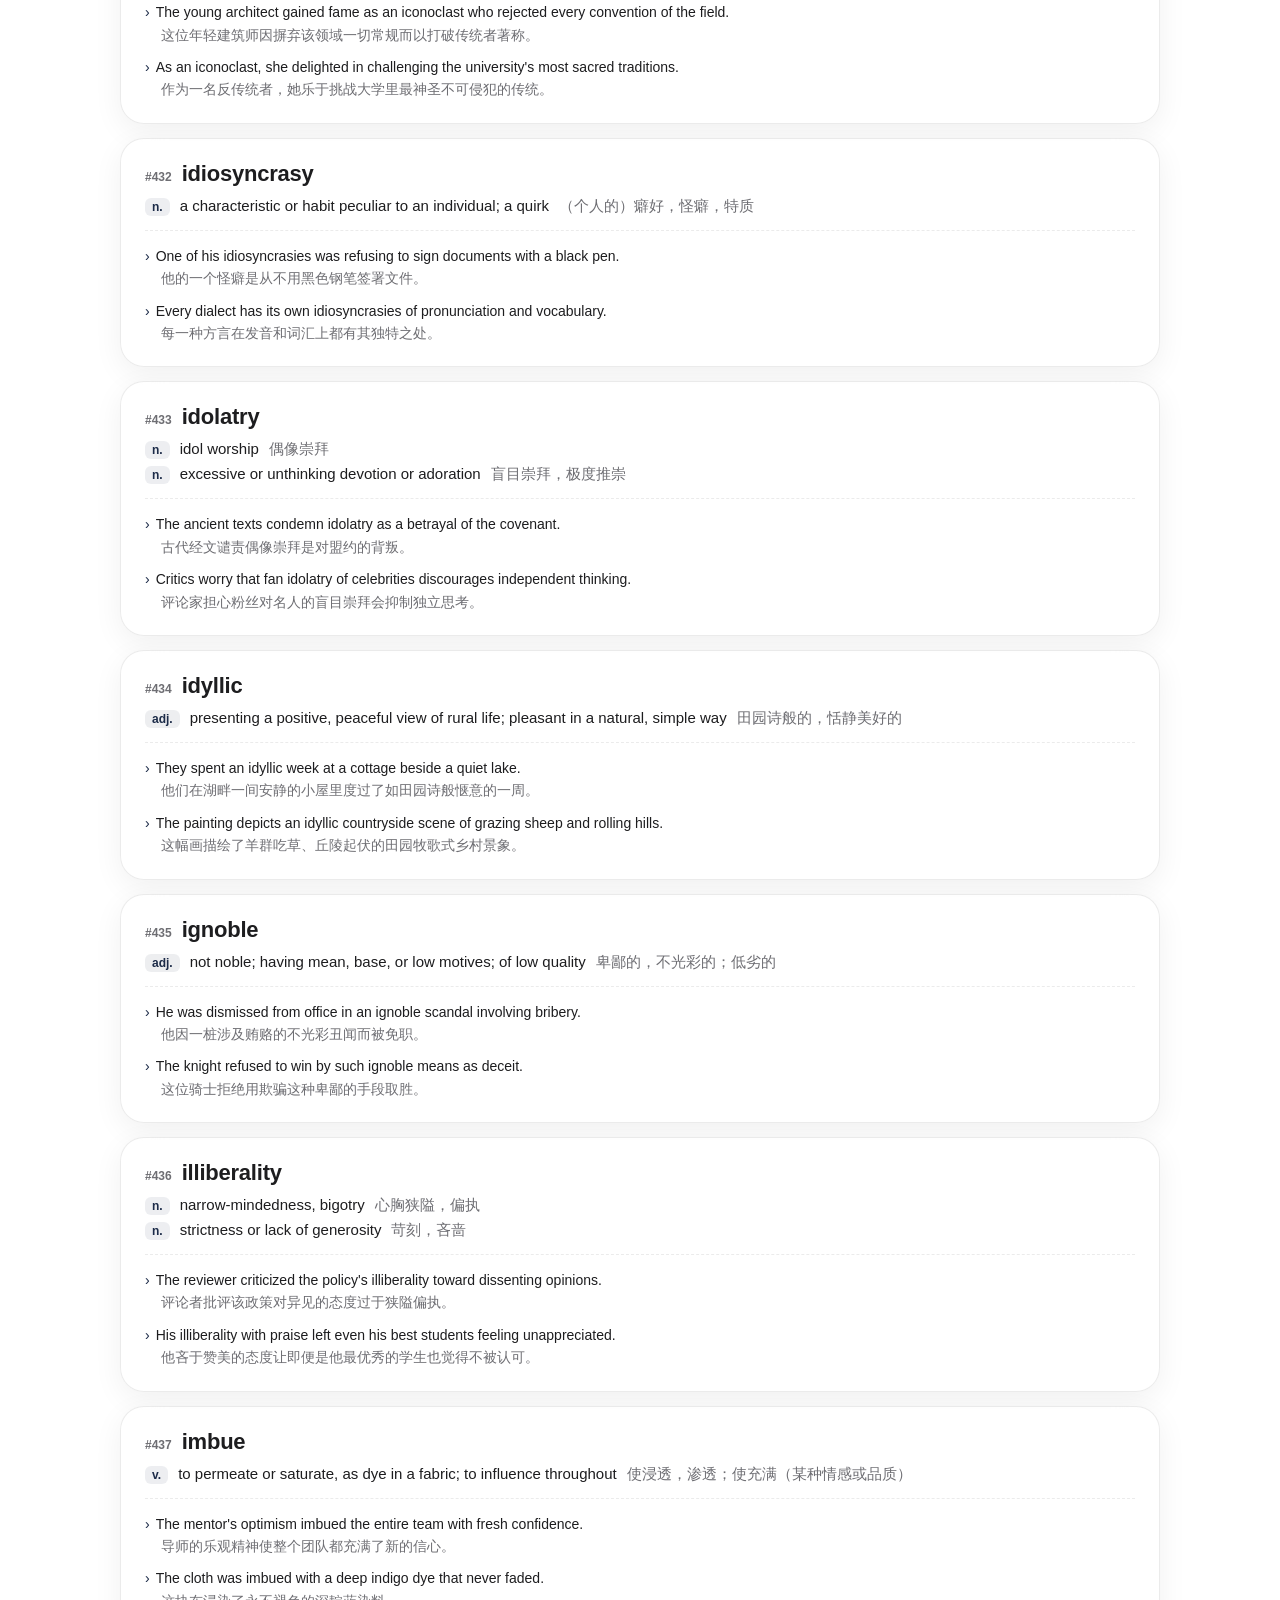
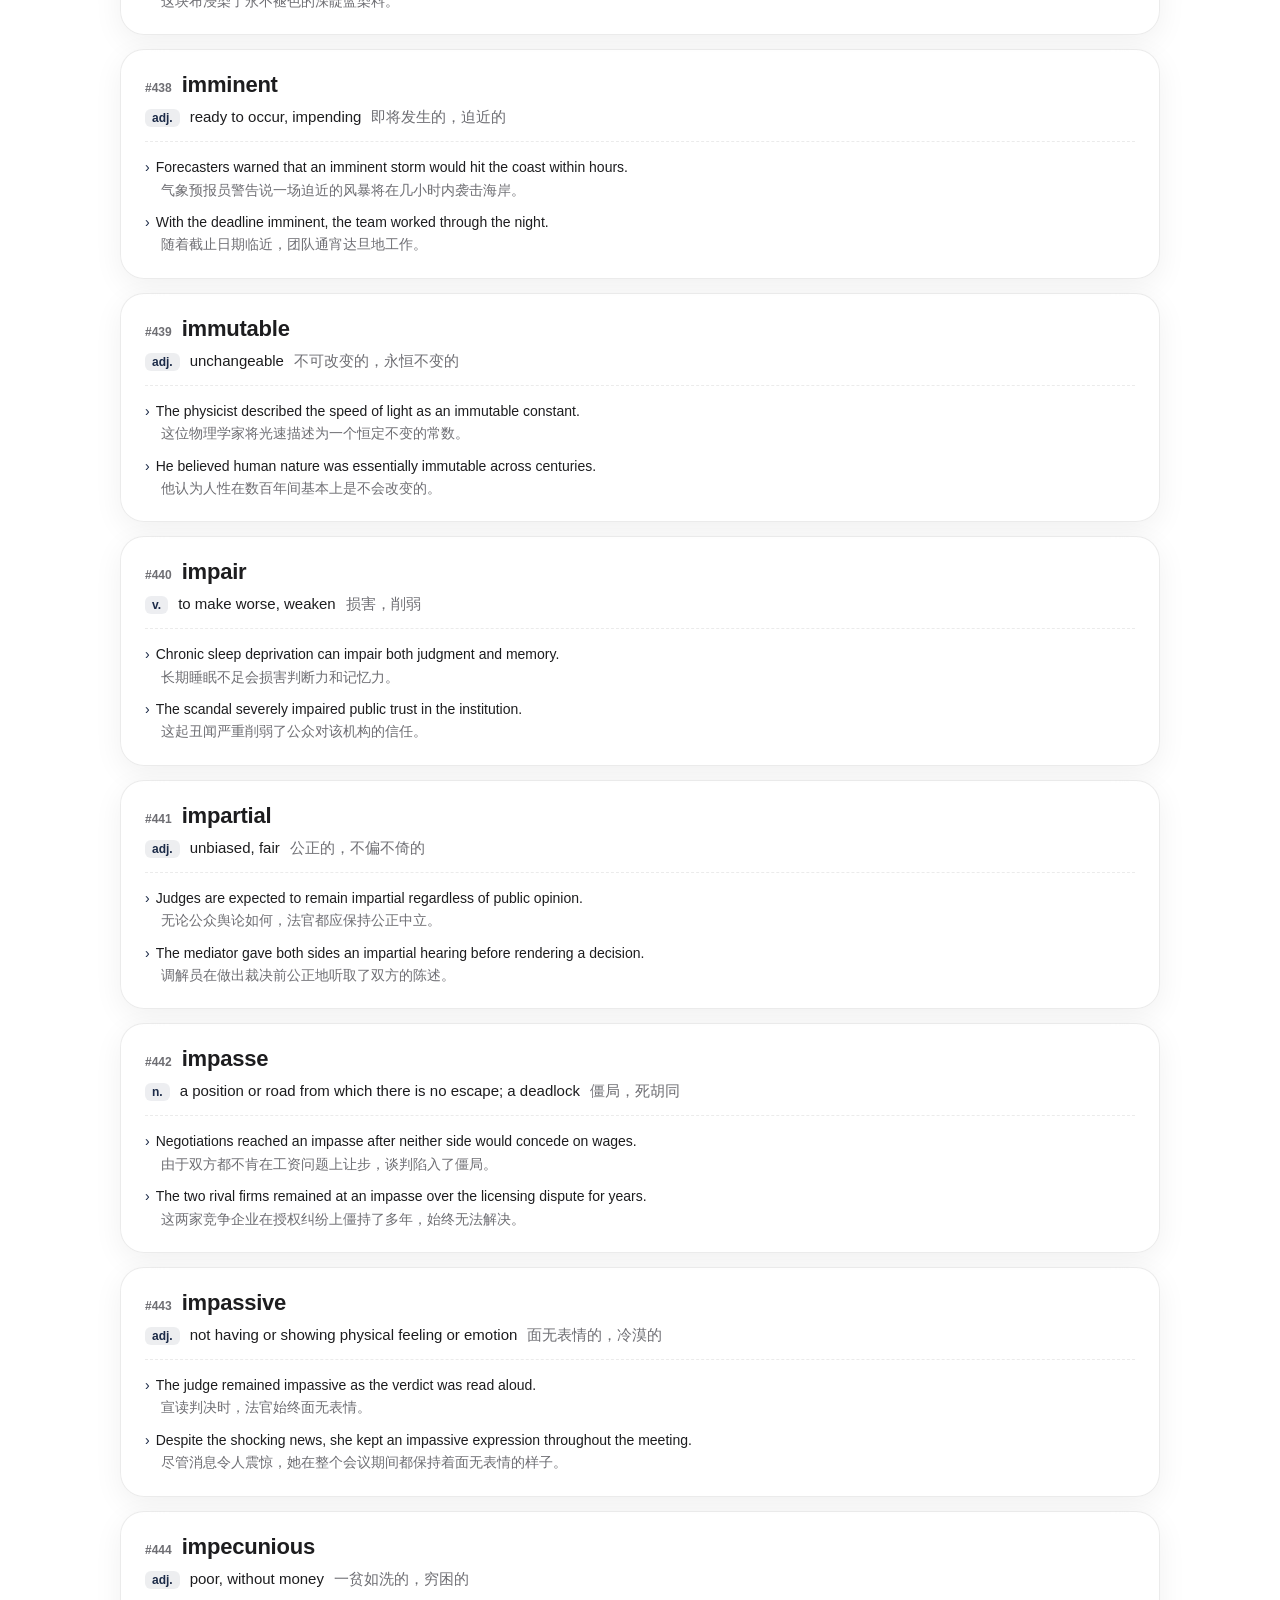
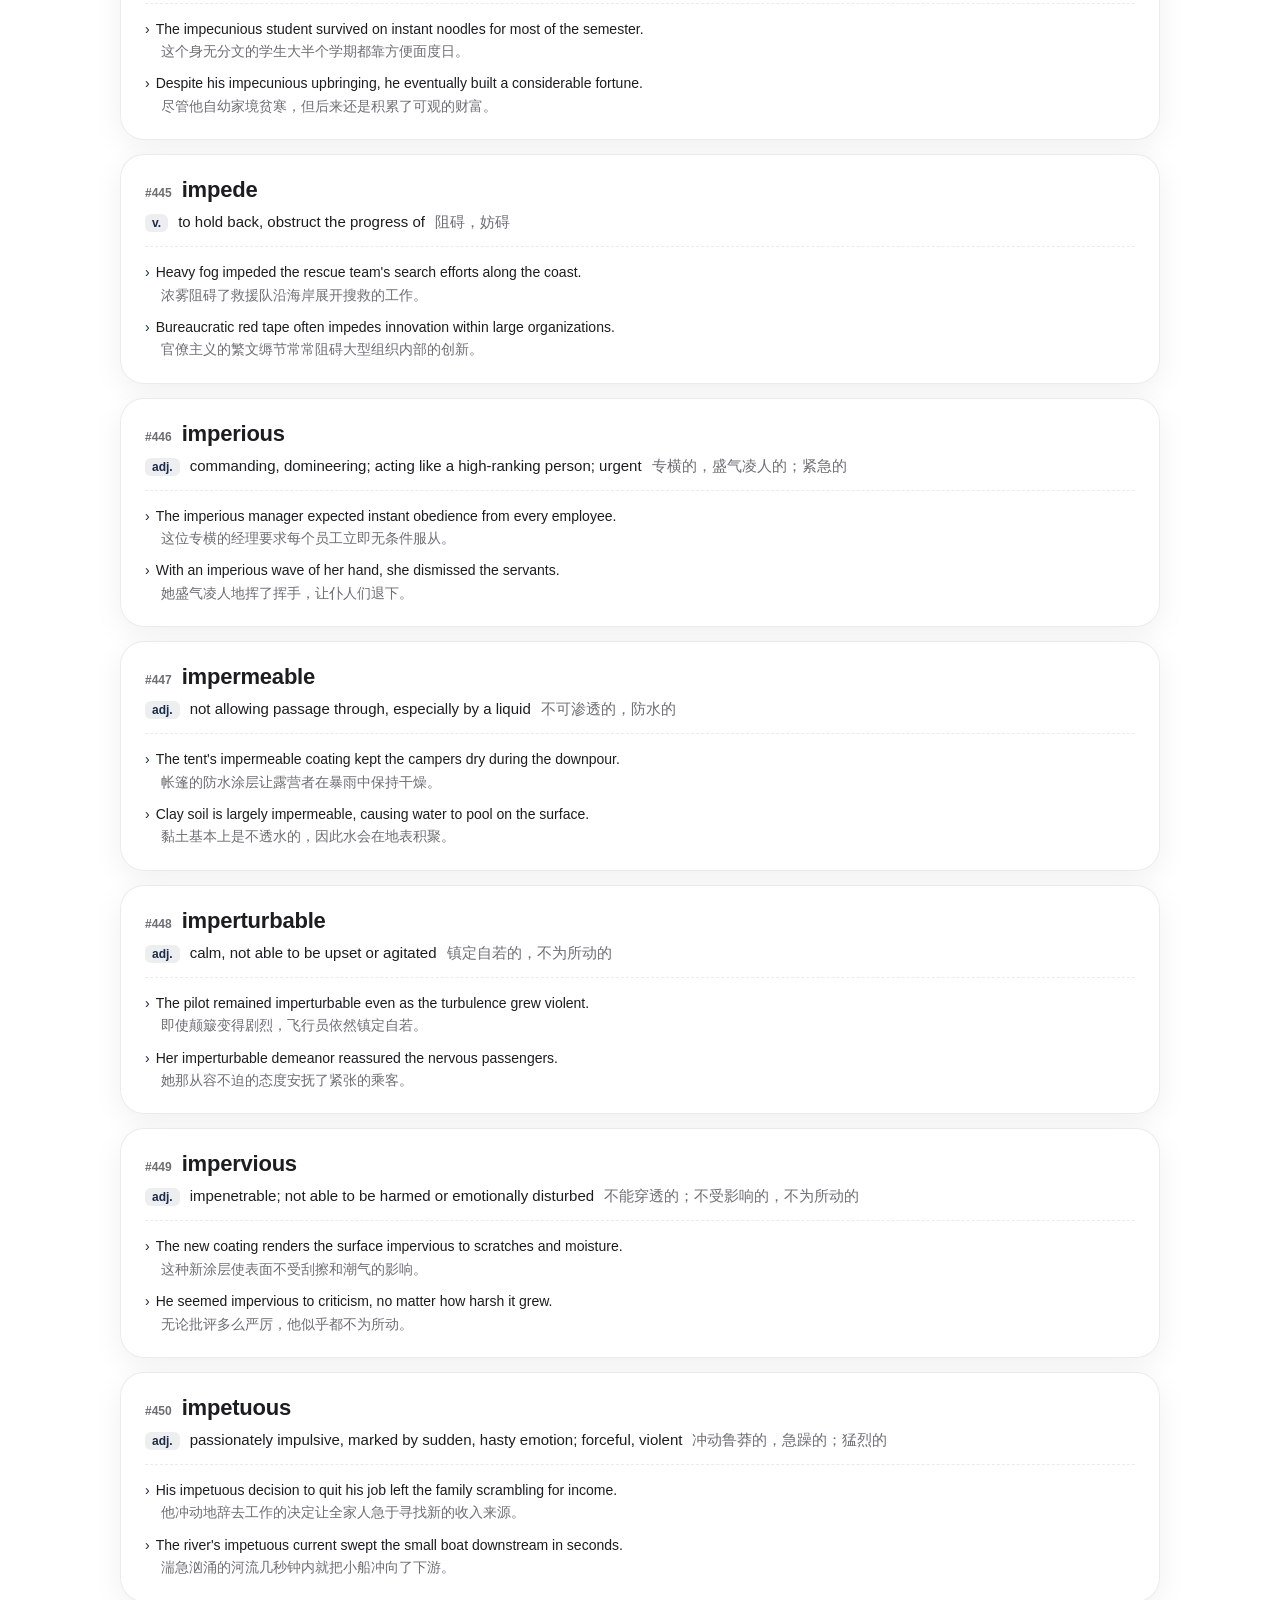
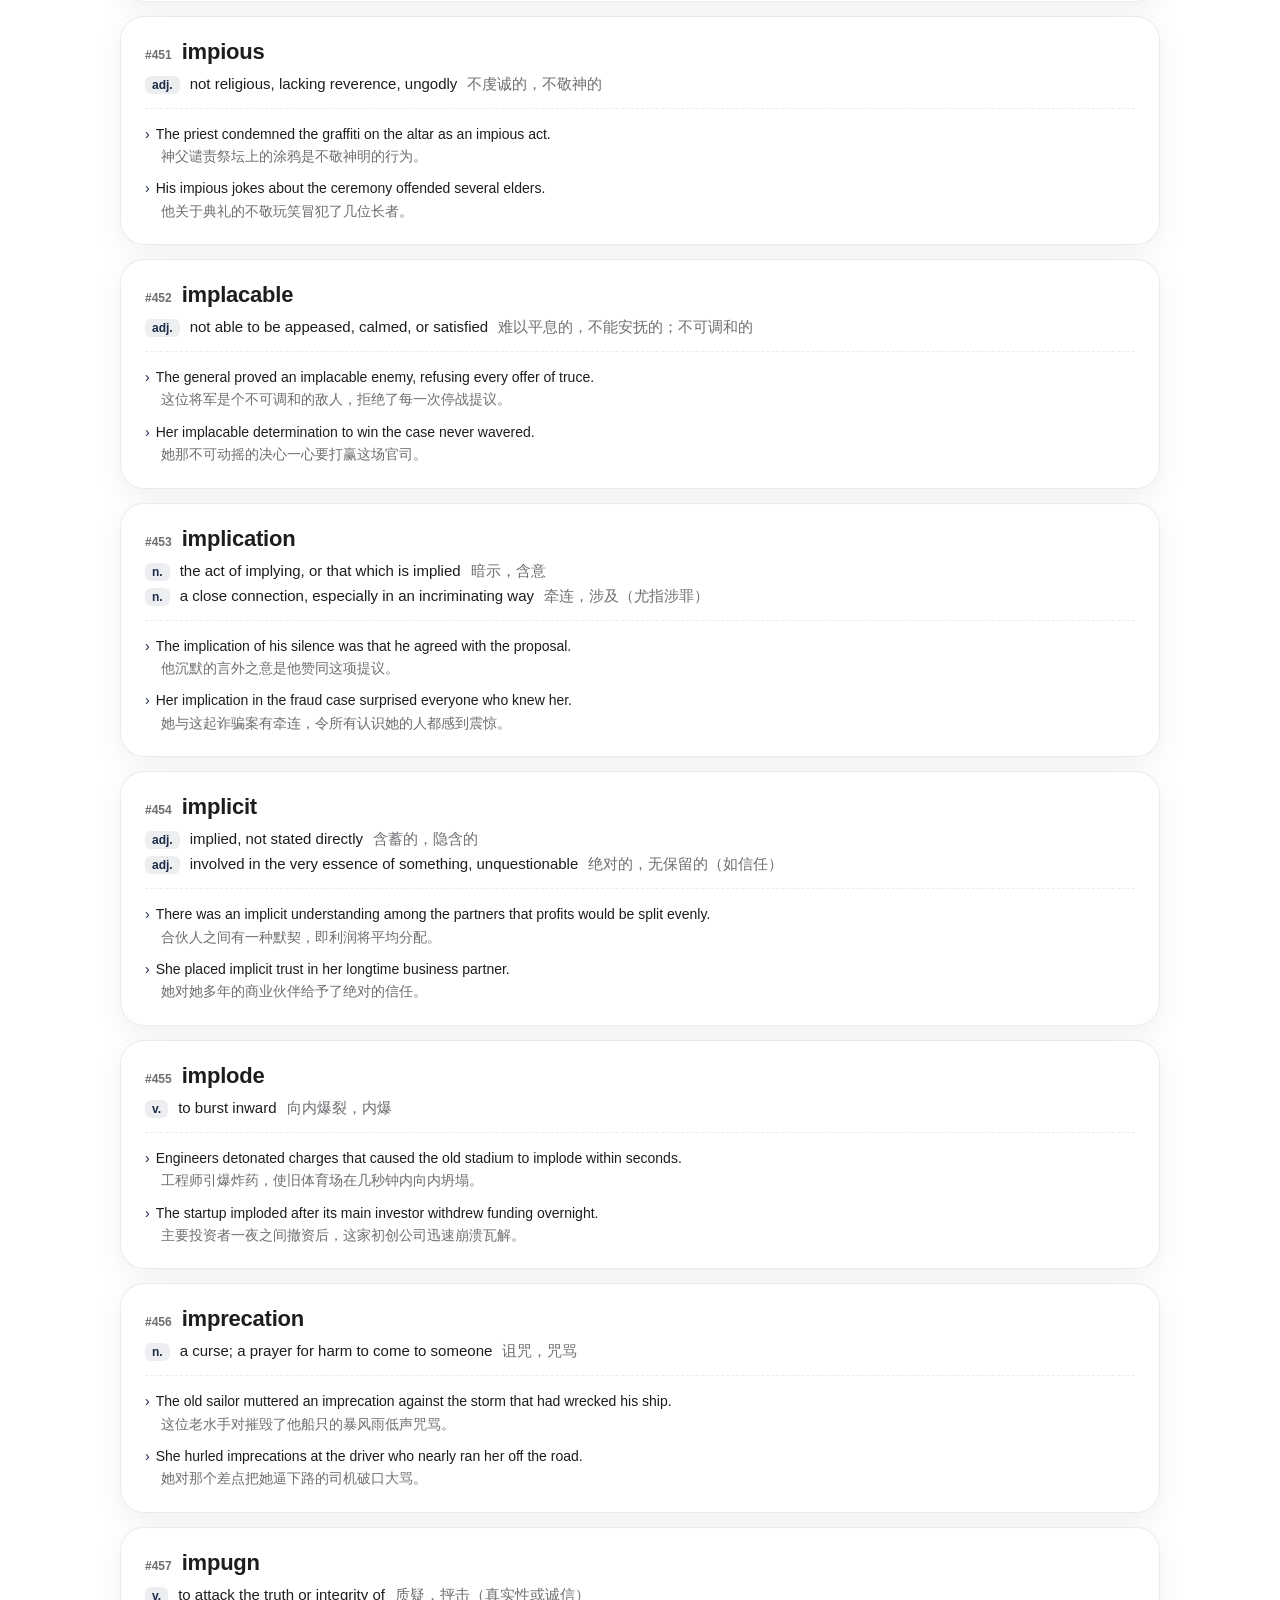
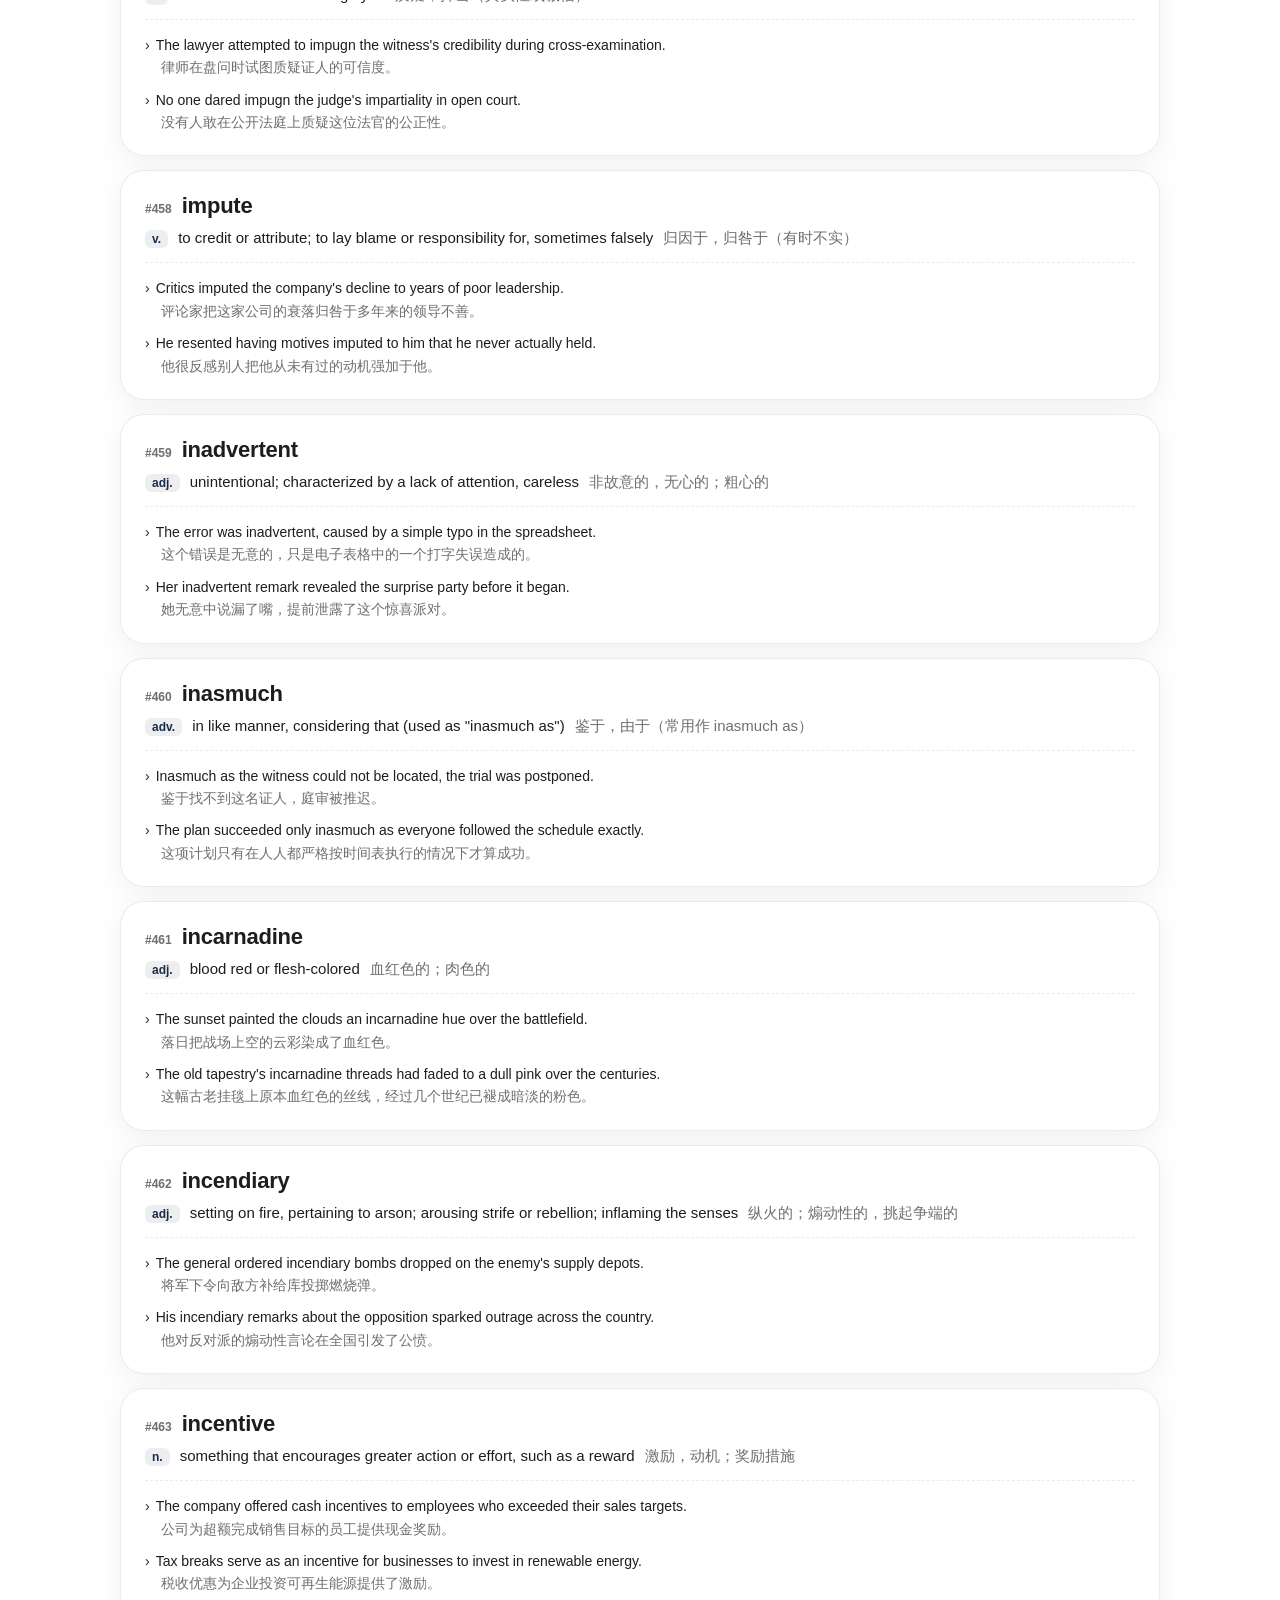
<file: pages/chunk-05.html>
<!DOCTYPE html>
<html lang="en">
<head>
<meta charset="UTF-8">
<meta name="viewport" content="width=device-width, initial-scale=1.0">
<title>Chunk 5 (401–500) · GRE Vocabulary Snapshot</title>
<link rel="icon" href="data:image/svg+xml,%3Csvg xmlns=%22http://www.w3.org/2000/svg%22 viewBox=%220 0 100 100%22%3E%3Crect width=%22100%22 height=%22100%22 rx=%2222%22 fill=%22%231C2B48%22/%3E%3Ctext x=%2250%22 y=%2266%22 font-size=%2258%22 text-anchor=%22middle%22 fill=%22white%22 font-family=%22Arial%22%3EM%3C/text%3E%3C/svg%3E">
<link rel="stylesheet" href="../assets/css/style.css">
</head>
<body data-chunk="5">
<div id="nav-mount"></div>

<main class="wrap">
  <header class="hero" style="padding:48px 0 8px;text-align:left">
    <h1 style="font-size:32px">Chunk 5</h1>
    <p style="text-align:left;margin:0">Words #401–500 (100 words), in alphabetical order. Each entry shows every sense with a Chinese definition, plus bilingual example sentences.</p>
  </header>

  <div class="glass search-bar">
    <input id="search-input" type="text" placeholder="Search this chunk…">
  </div>

  <div class="word-list" id="word-list"></div>

  <div class="pager">
    <a class="btn btn-secondary" href="chunk-04.html">← Chunk 4</a>
    <a class="btn btn-secondary" href="vocabulary.html">All chunks</a>
    <a class="btn btn-secondary" href="chunk-06.html">Chunk 6 →</a>
  </div>
</main>

<div id="footer-mount"></div>

<script src="../assets/js/common.js"></script>
<script src="../assets/js/chunk-page.js"></script>
<script>GRE.injectNav("vocabulary"); GRE.injectFooter();</script>
</body>
</html>
</file>
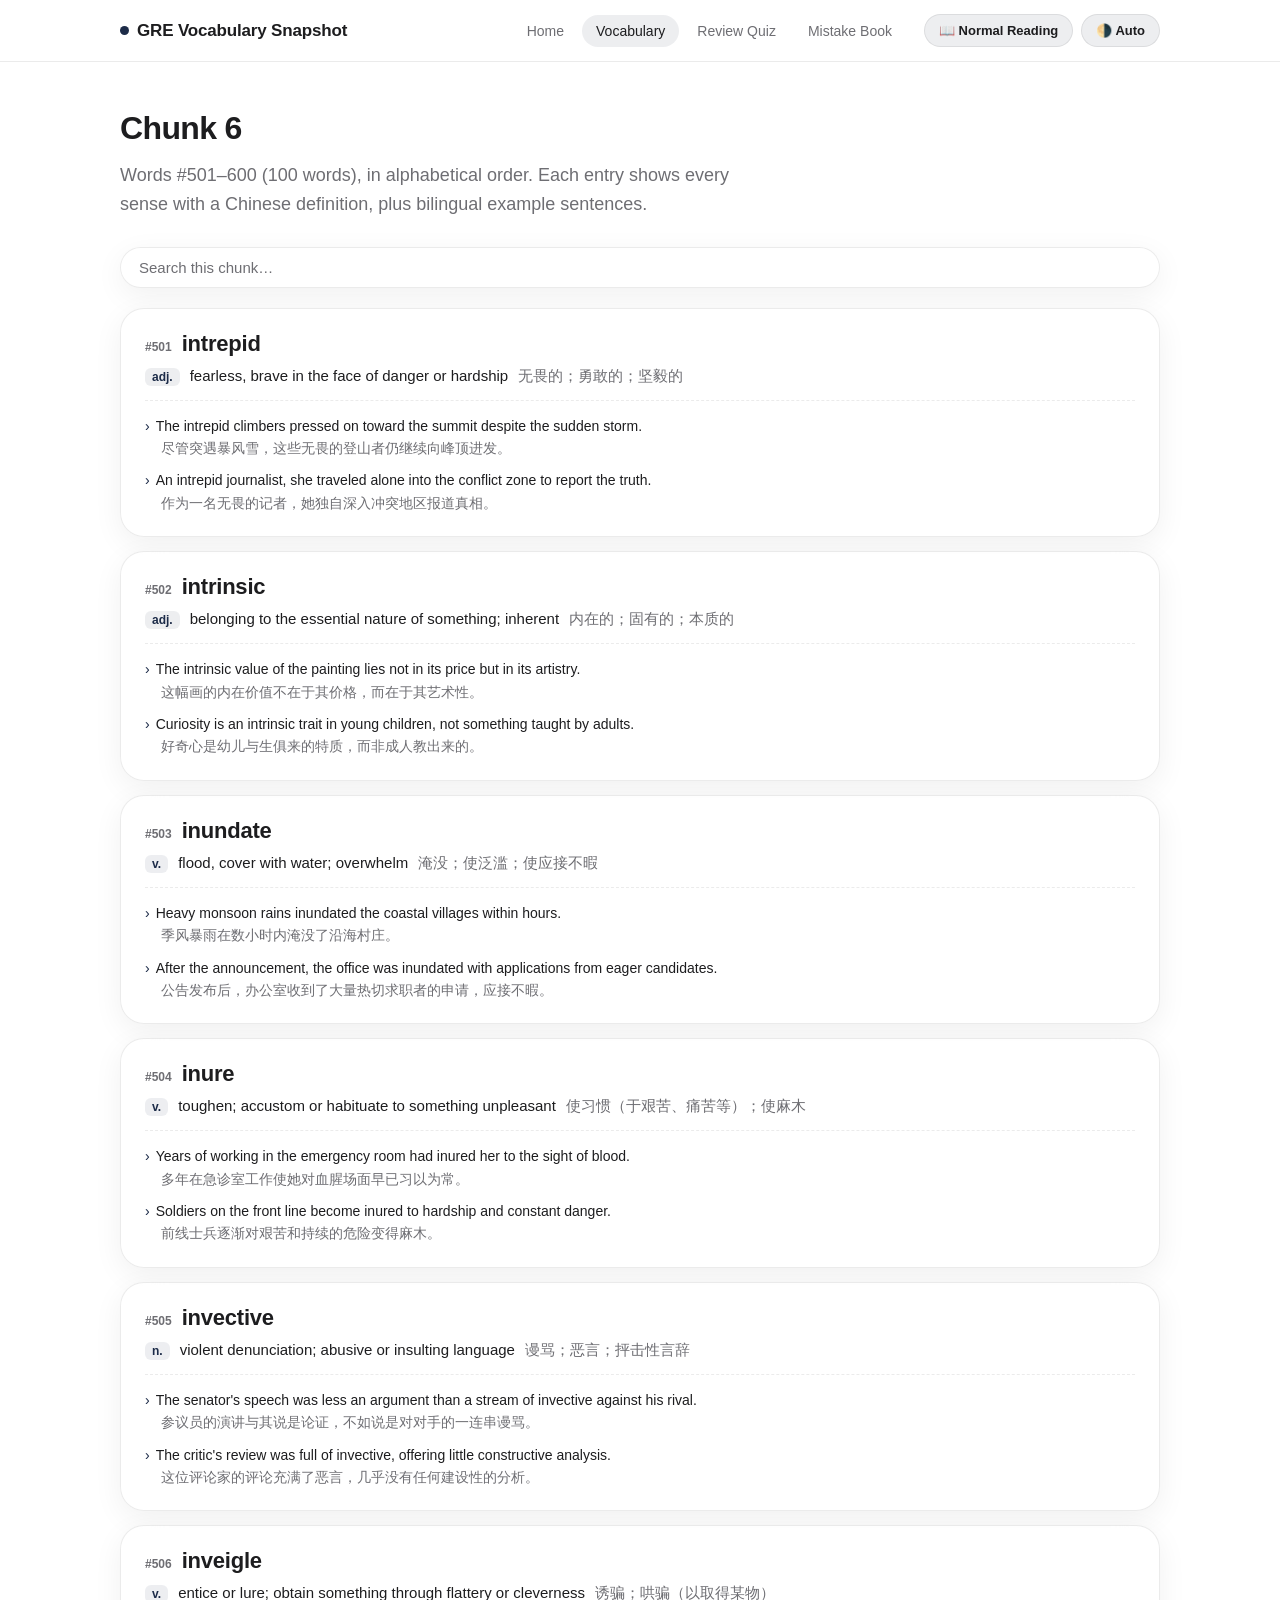
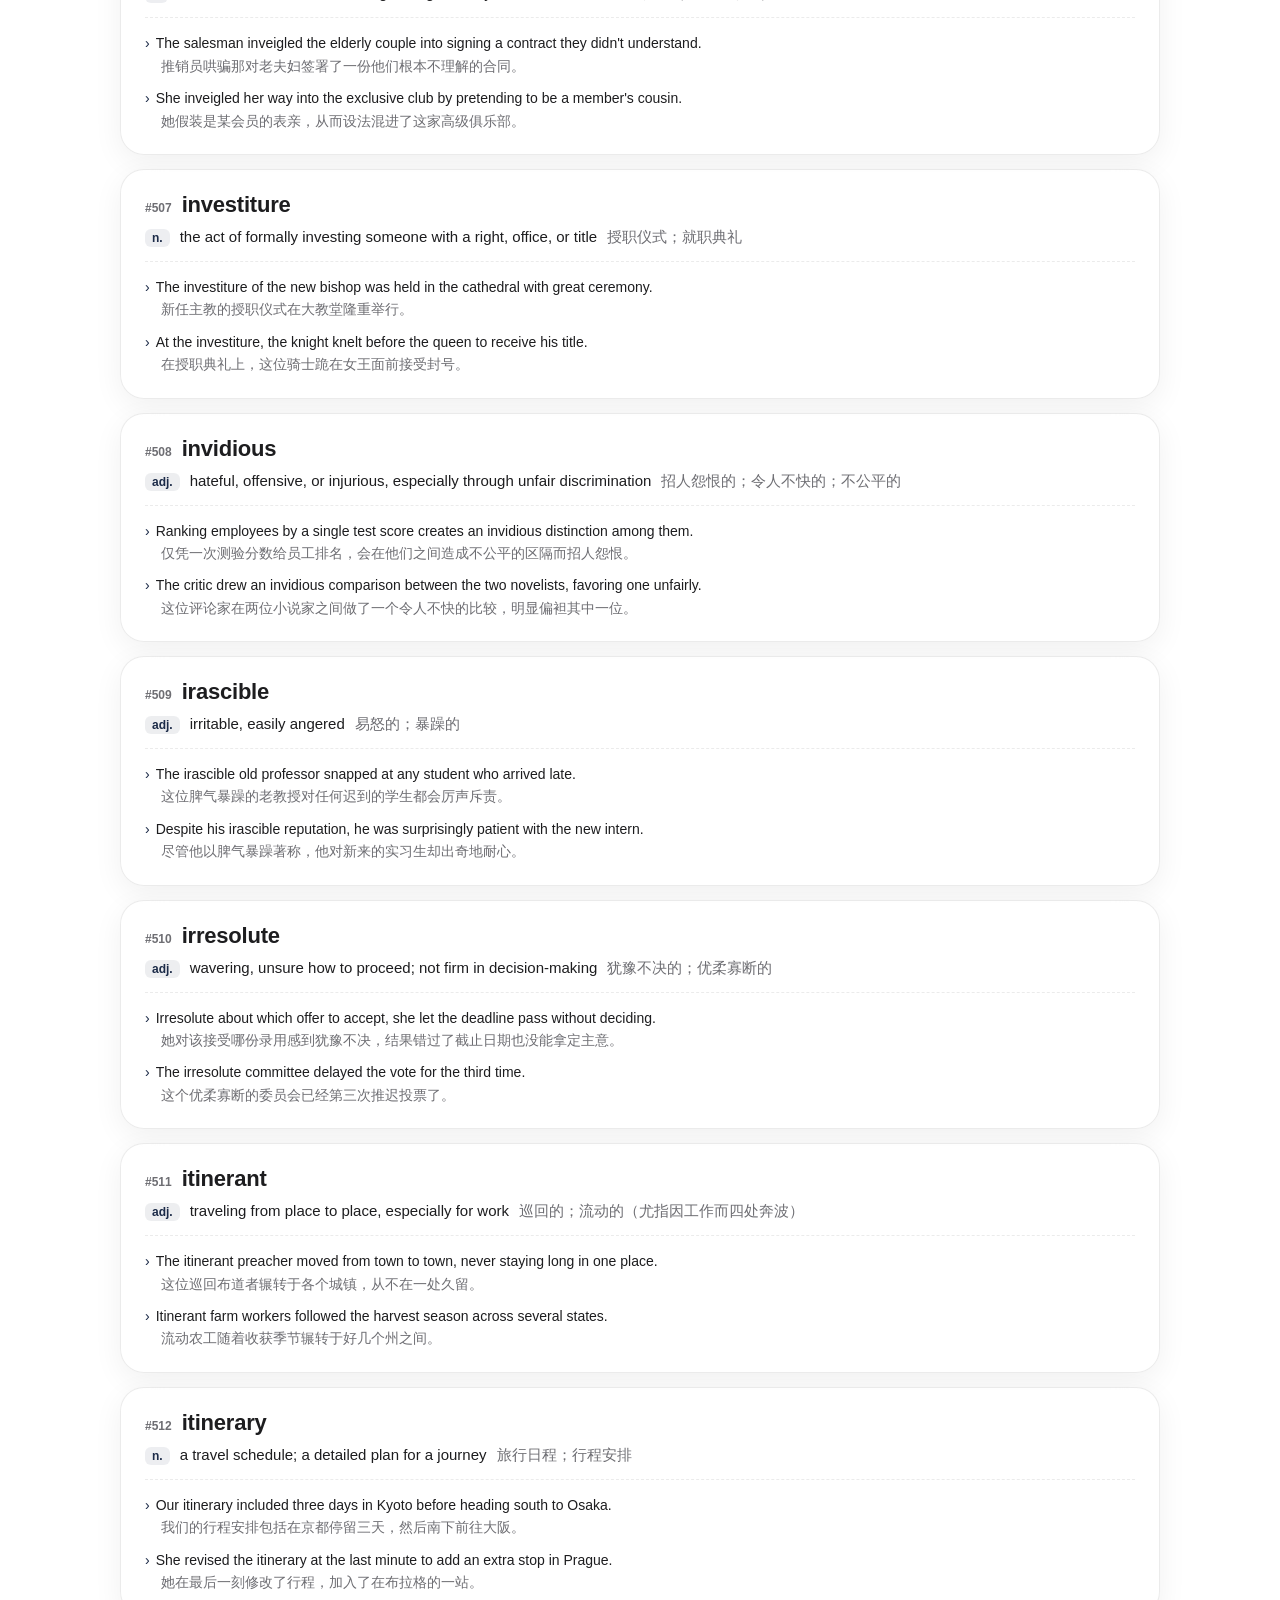
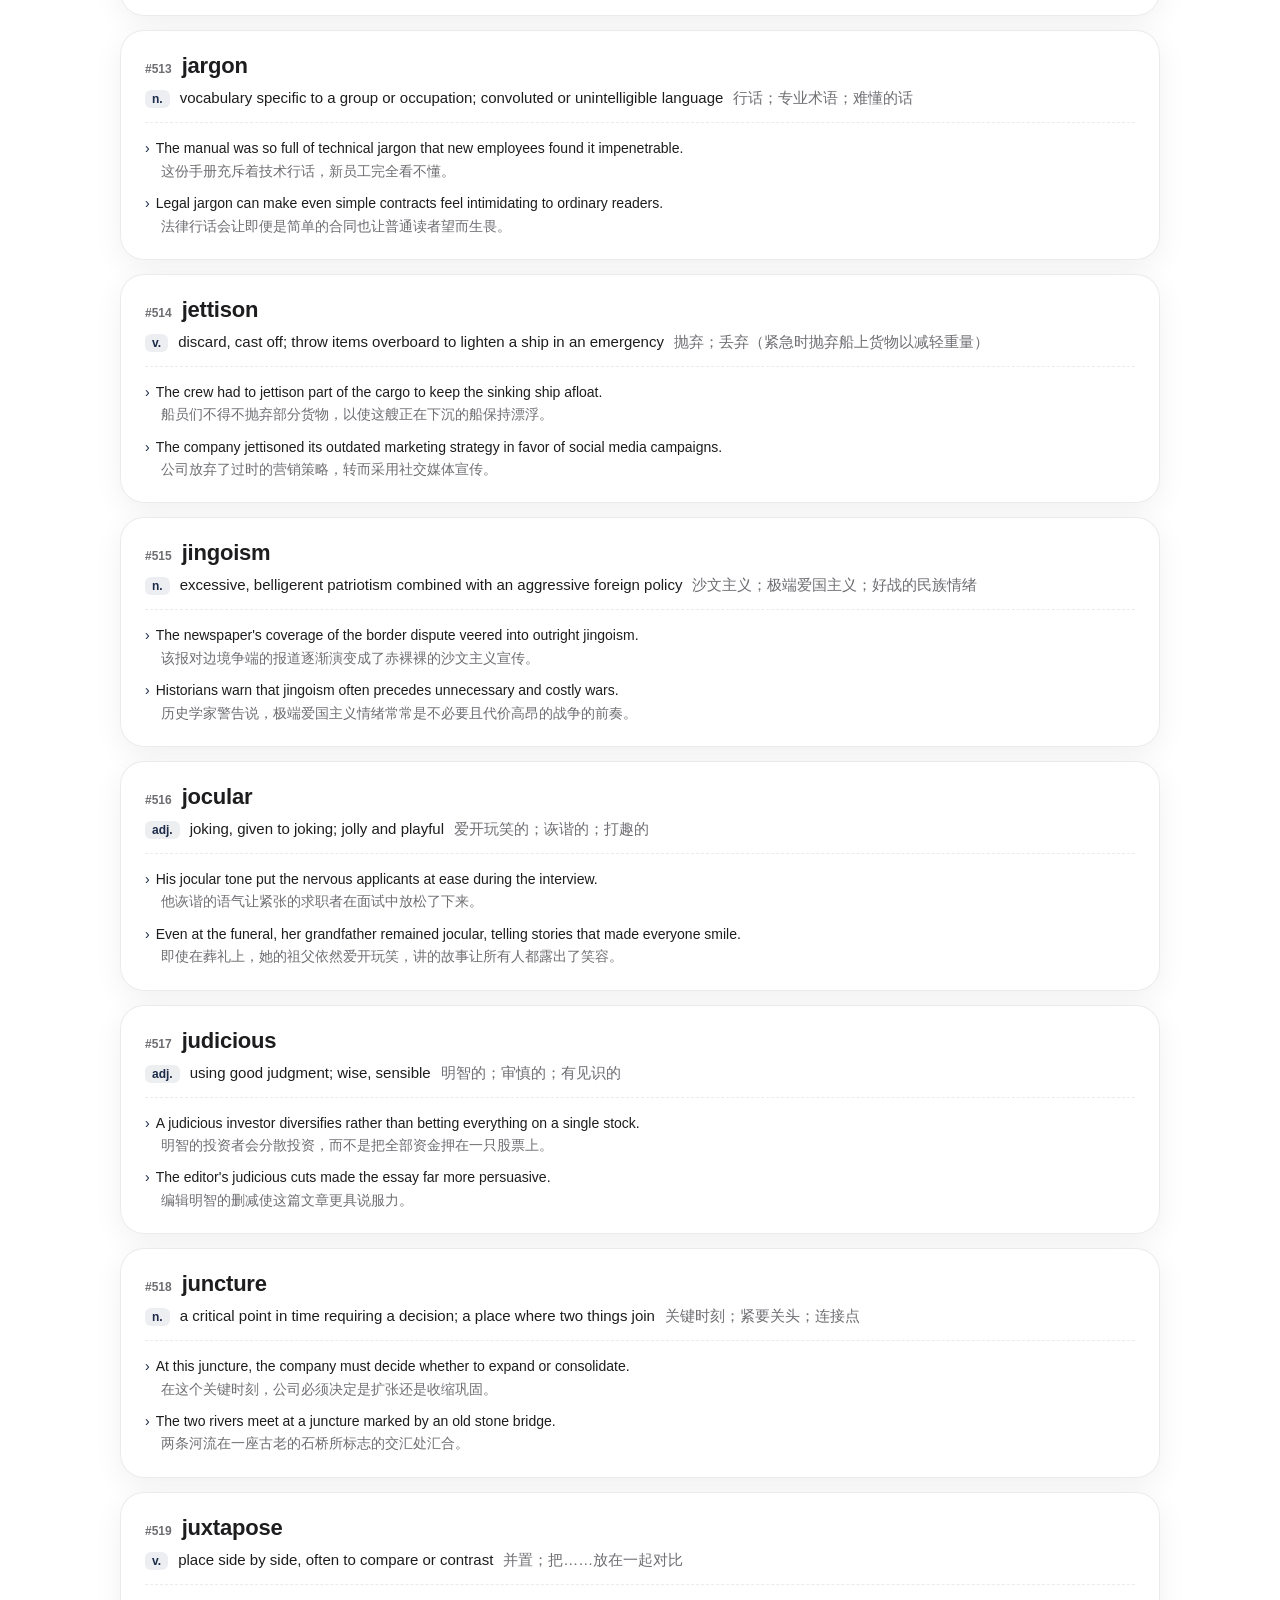
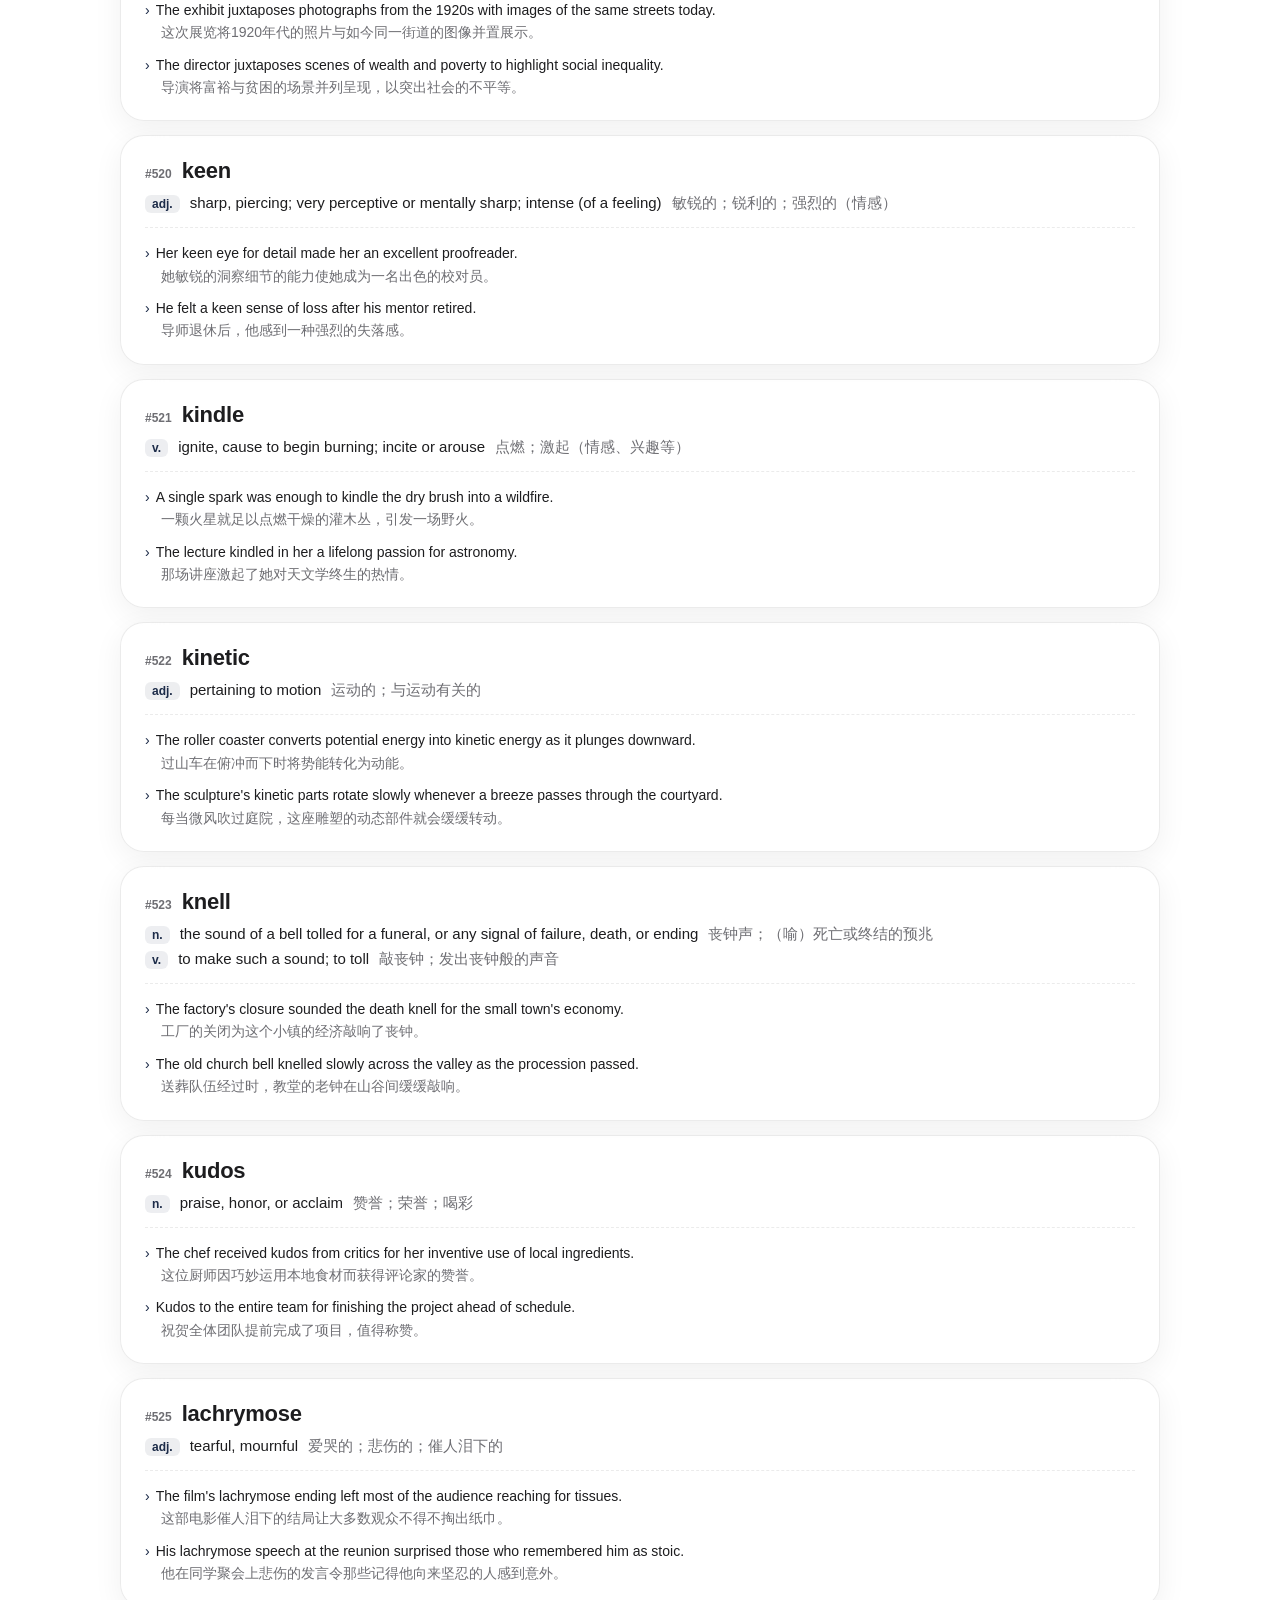
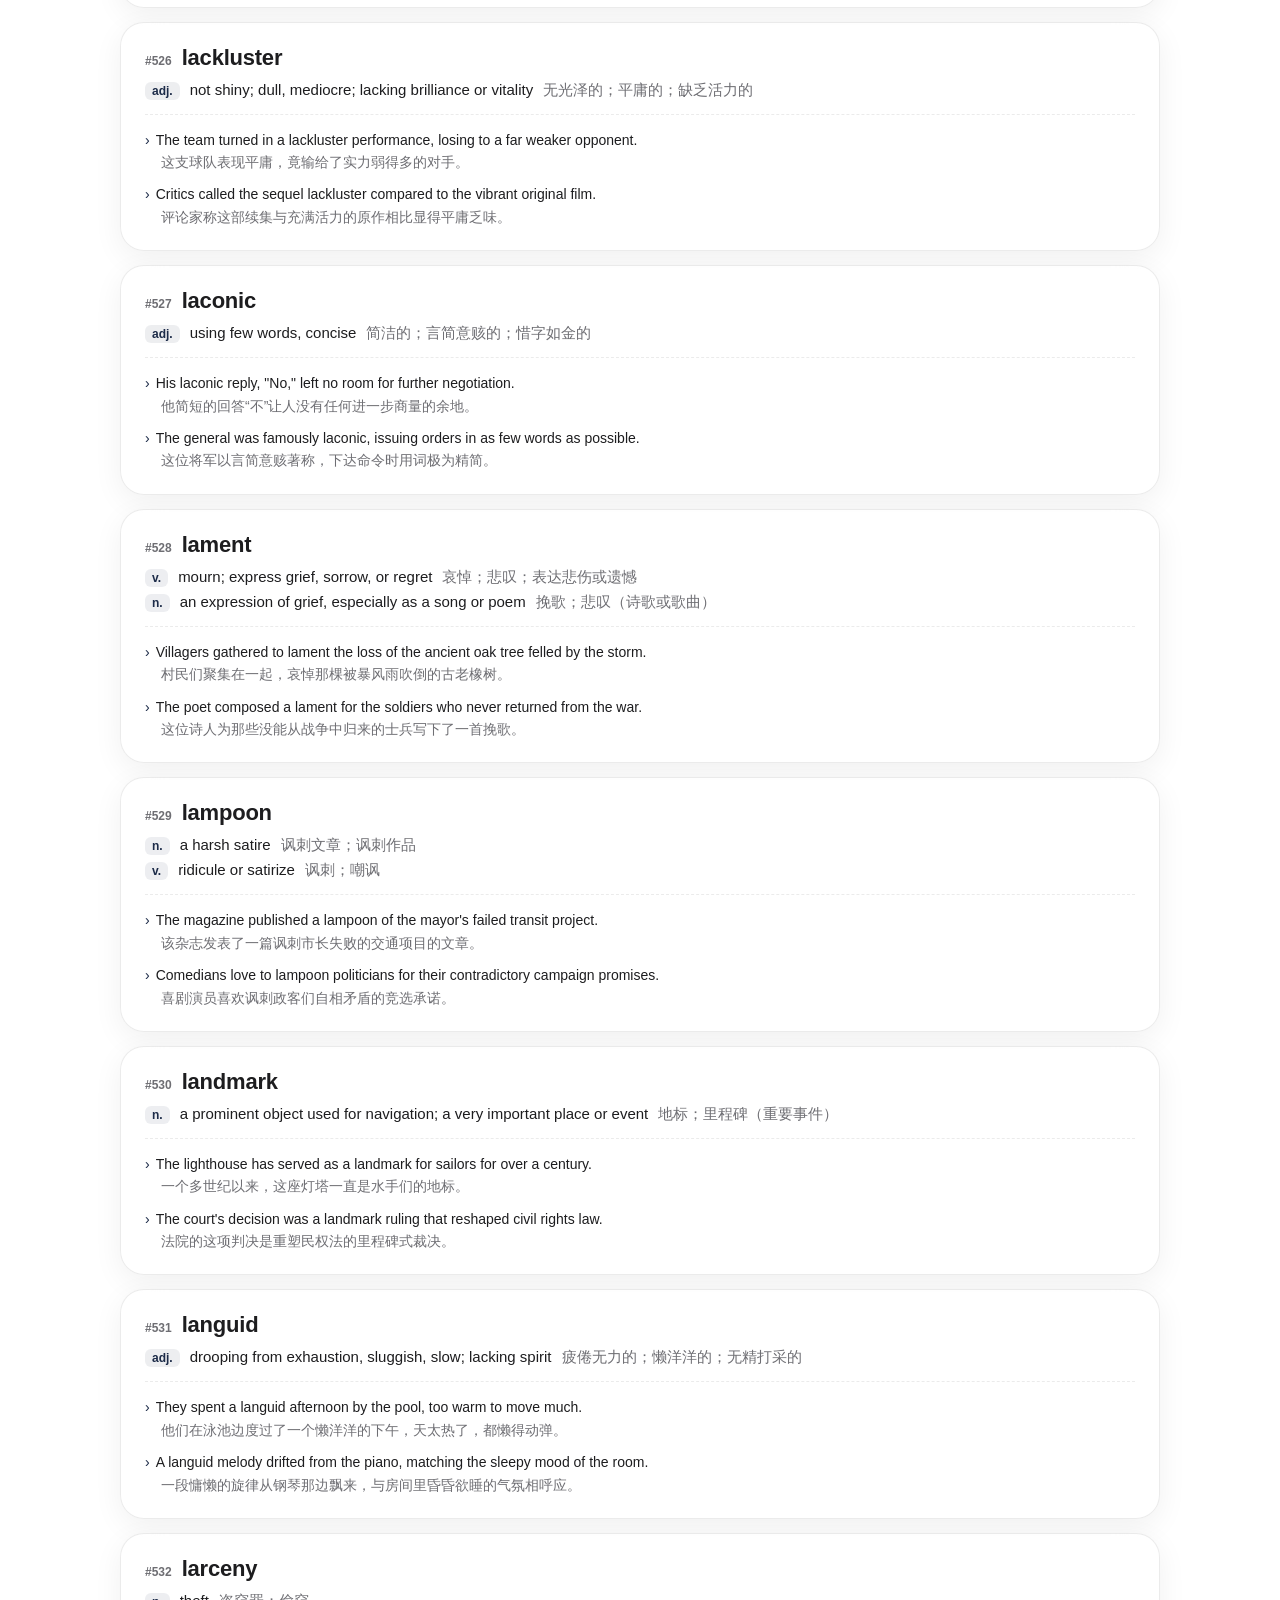
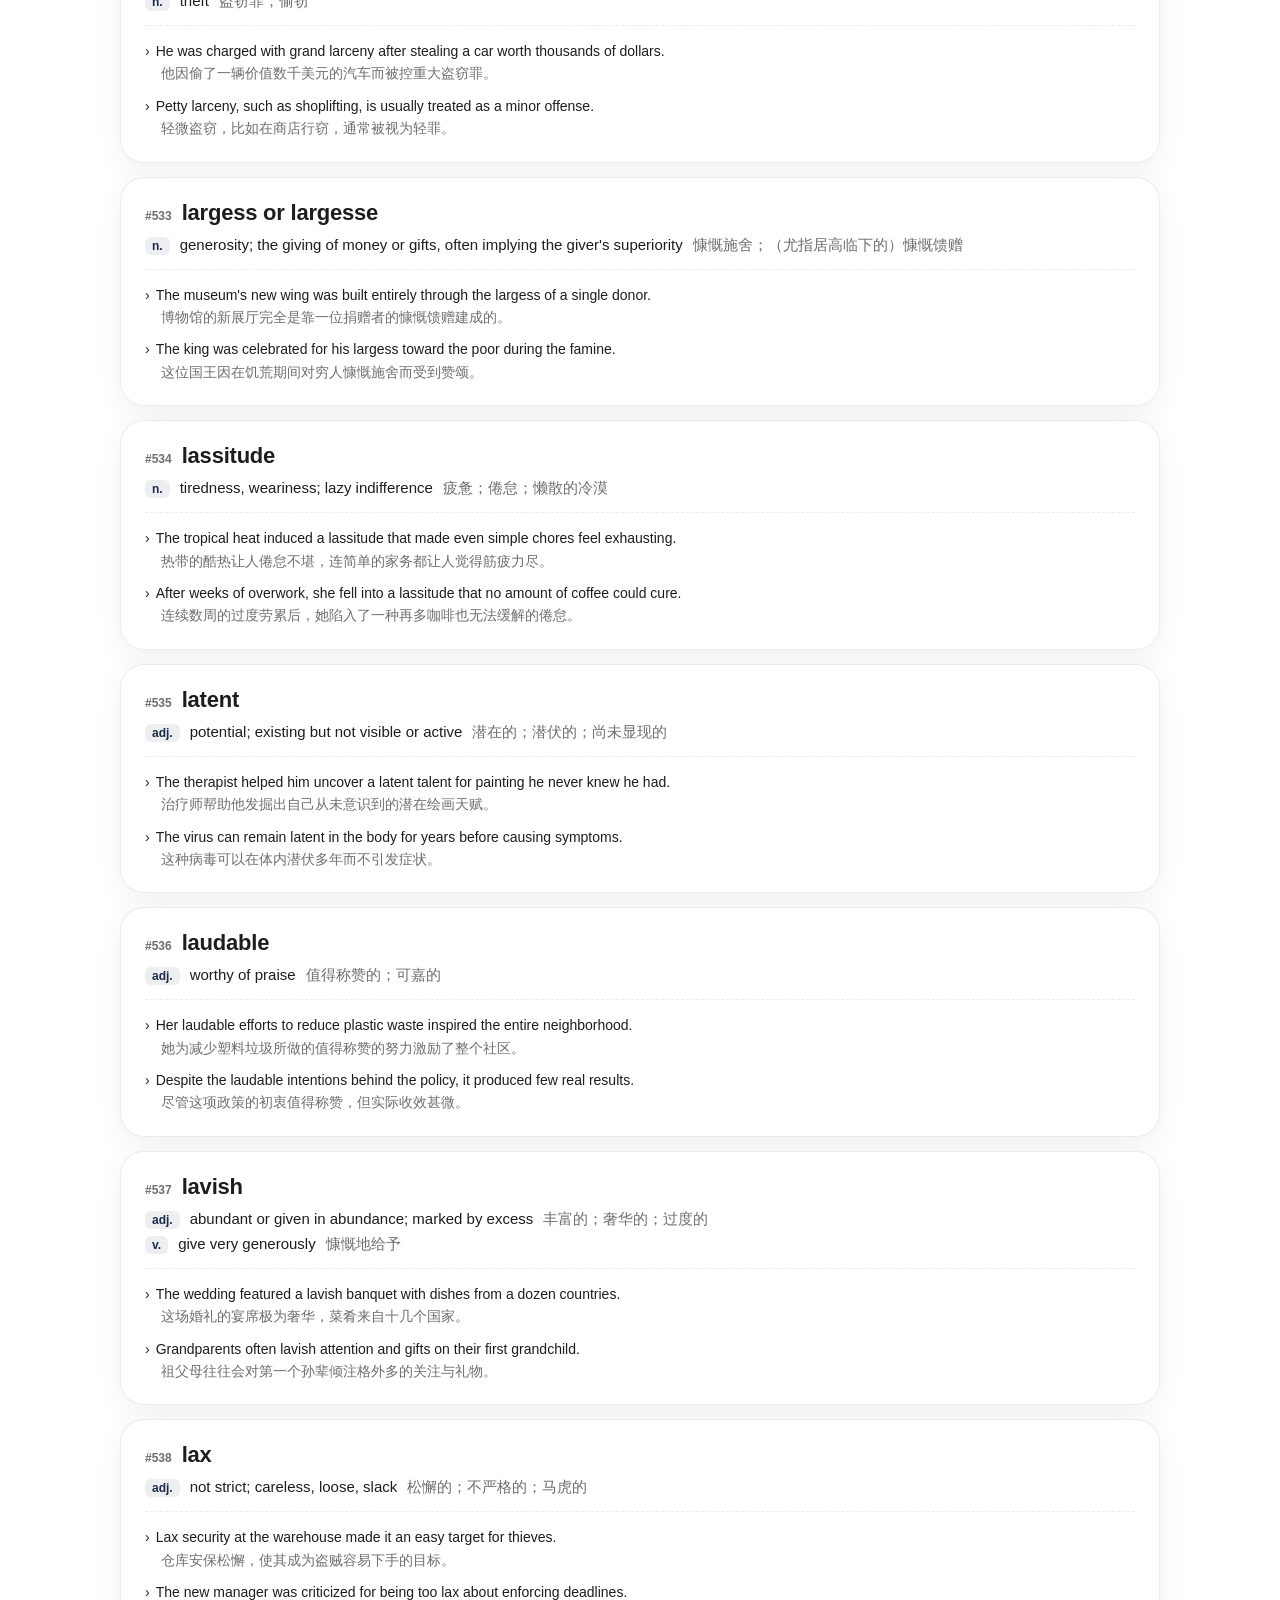
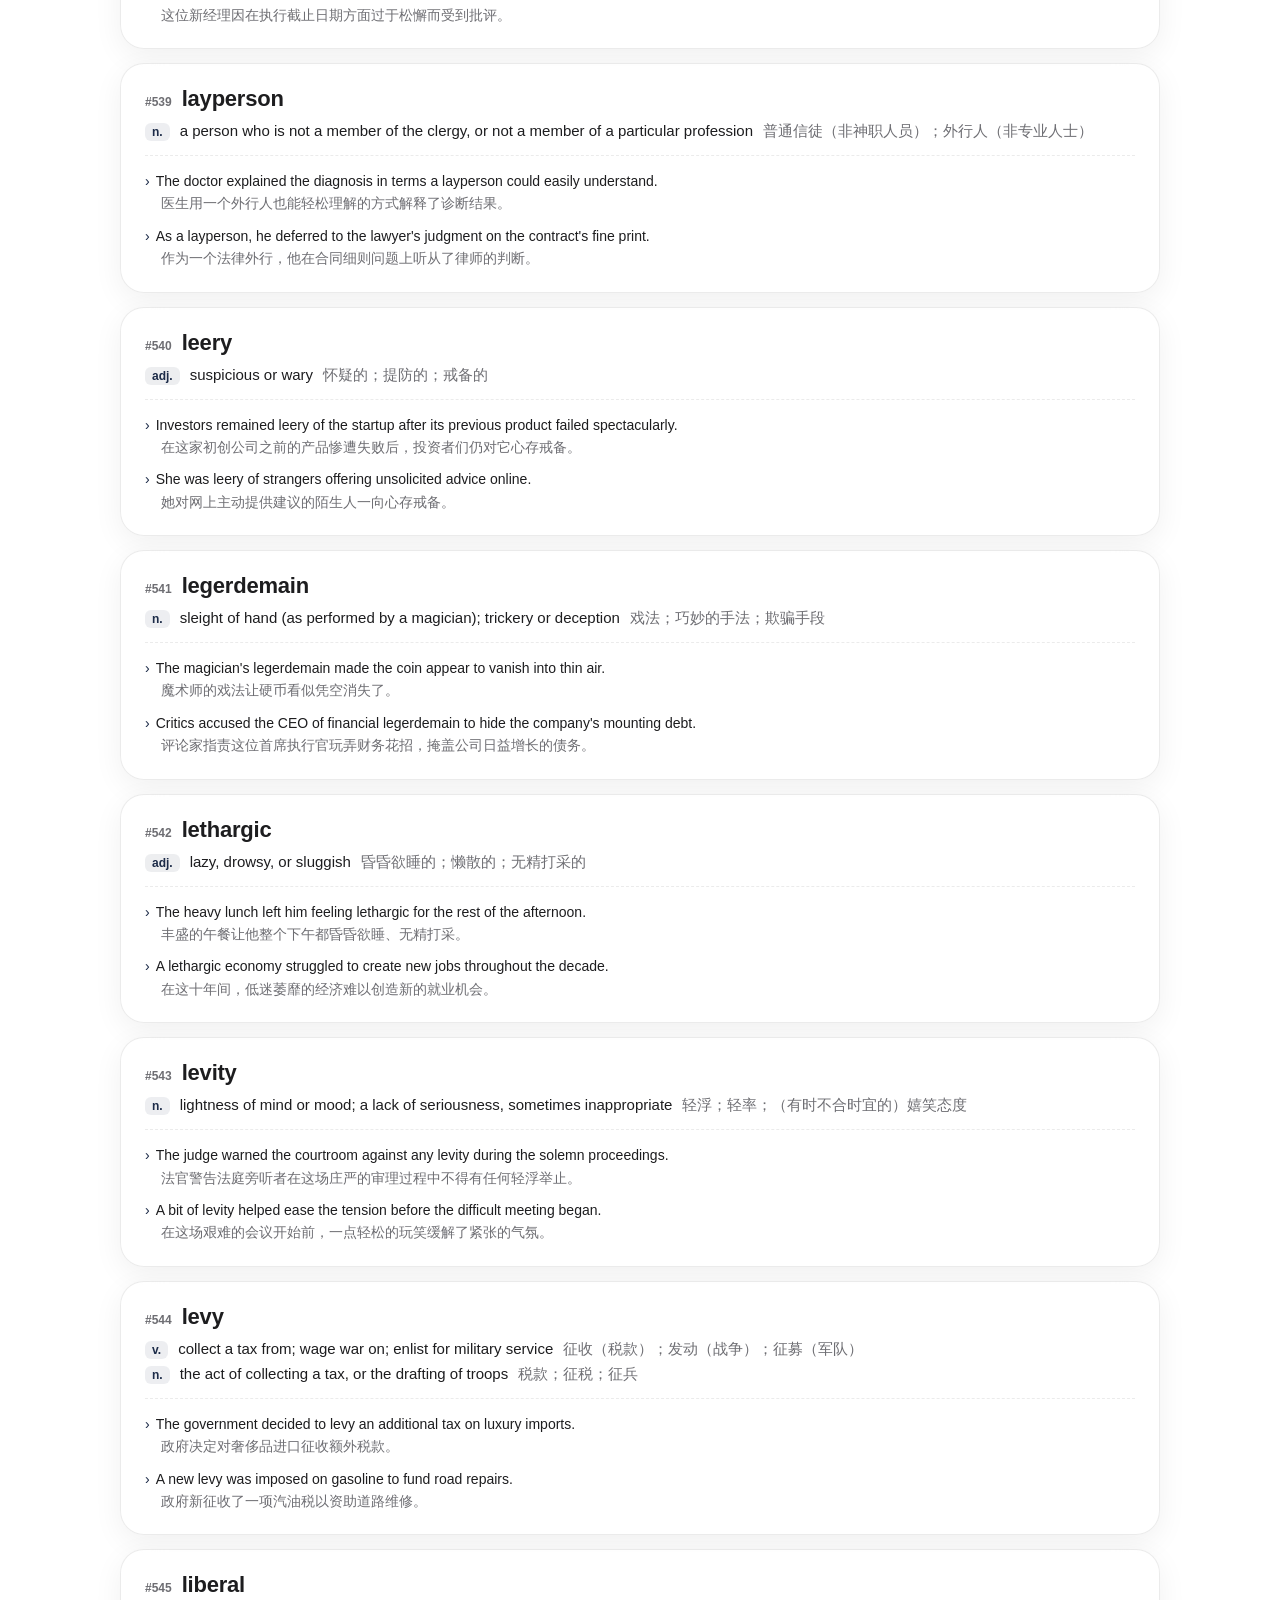
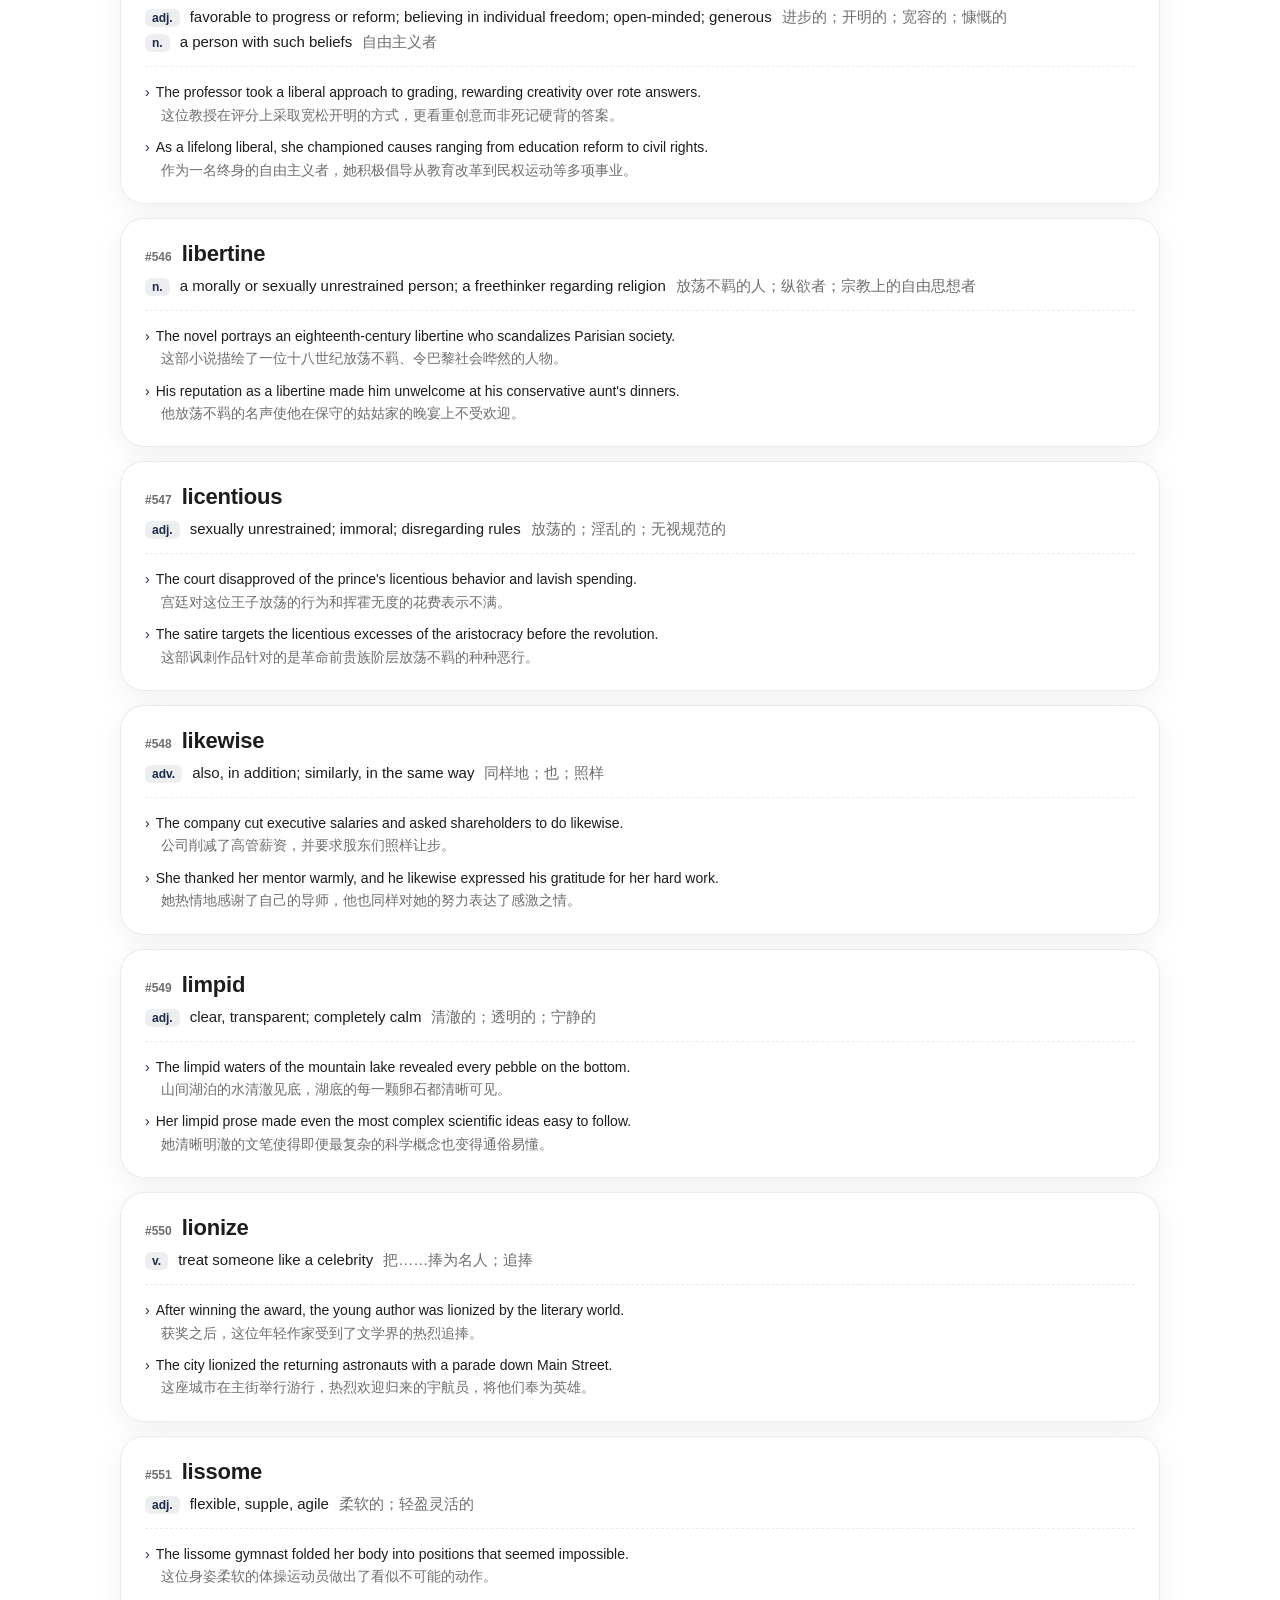
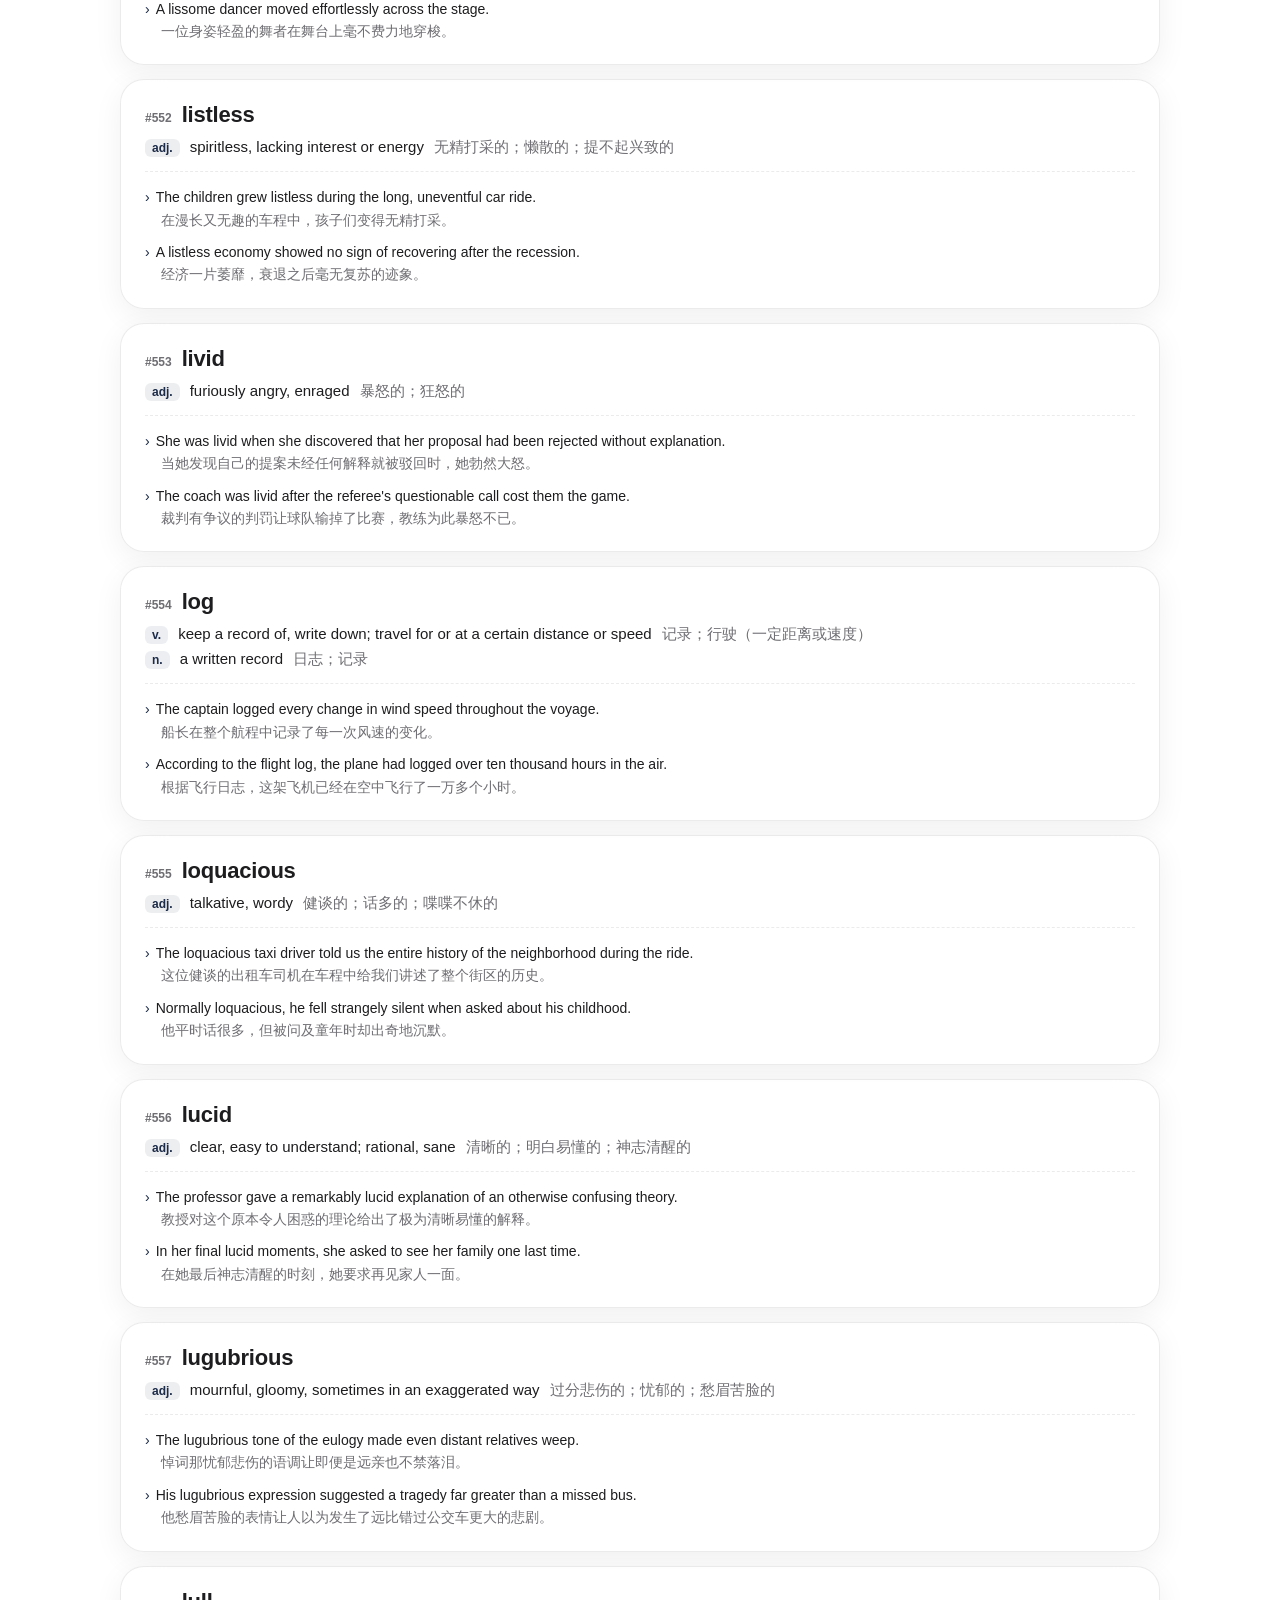
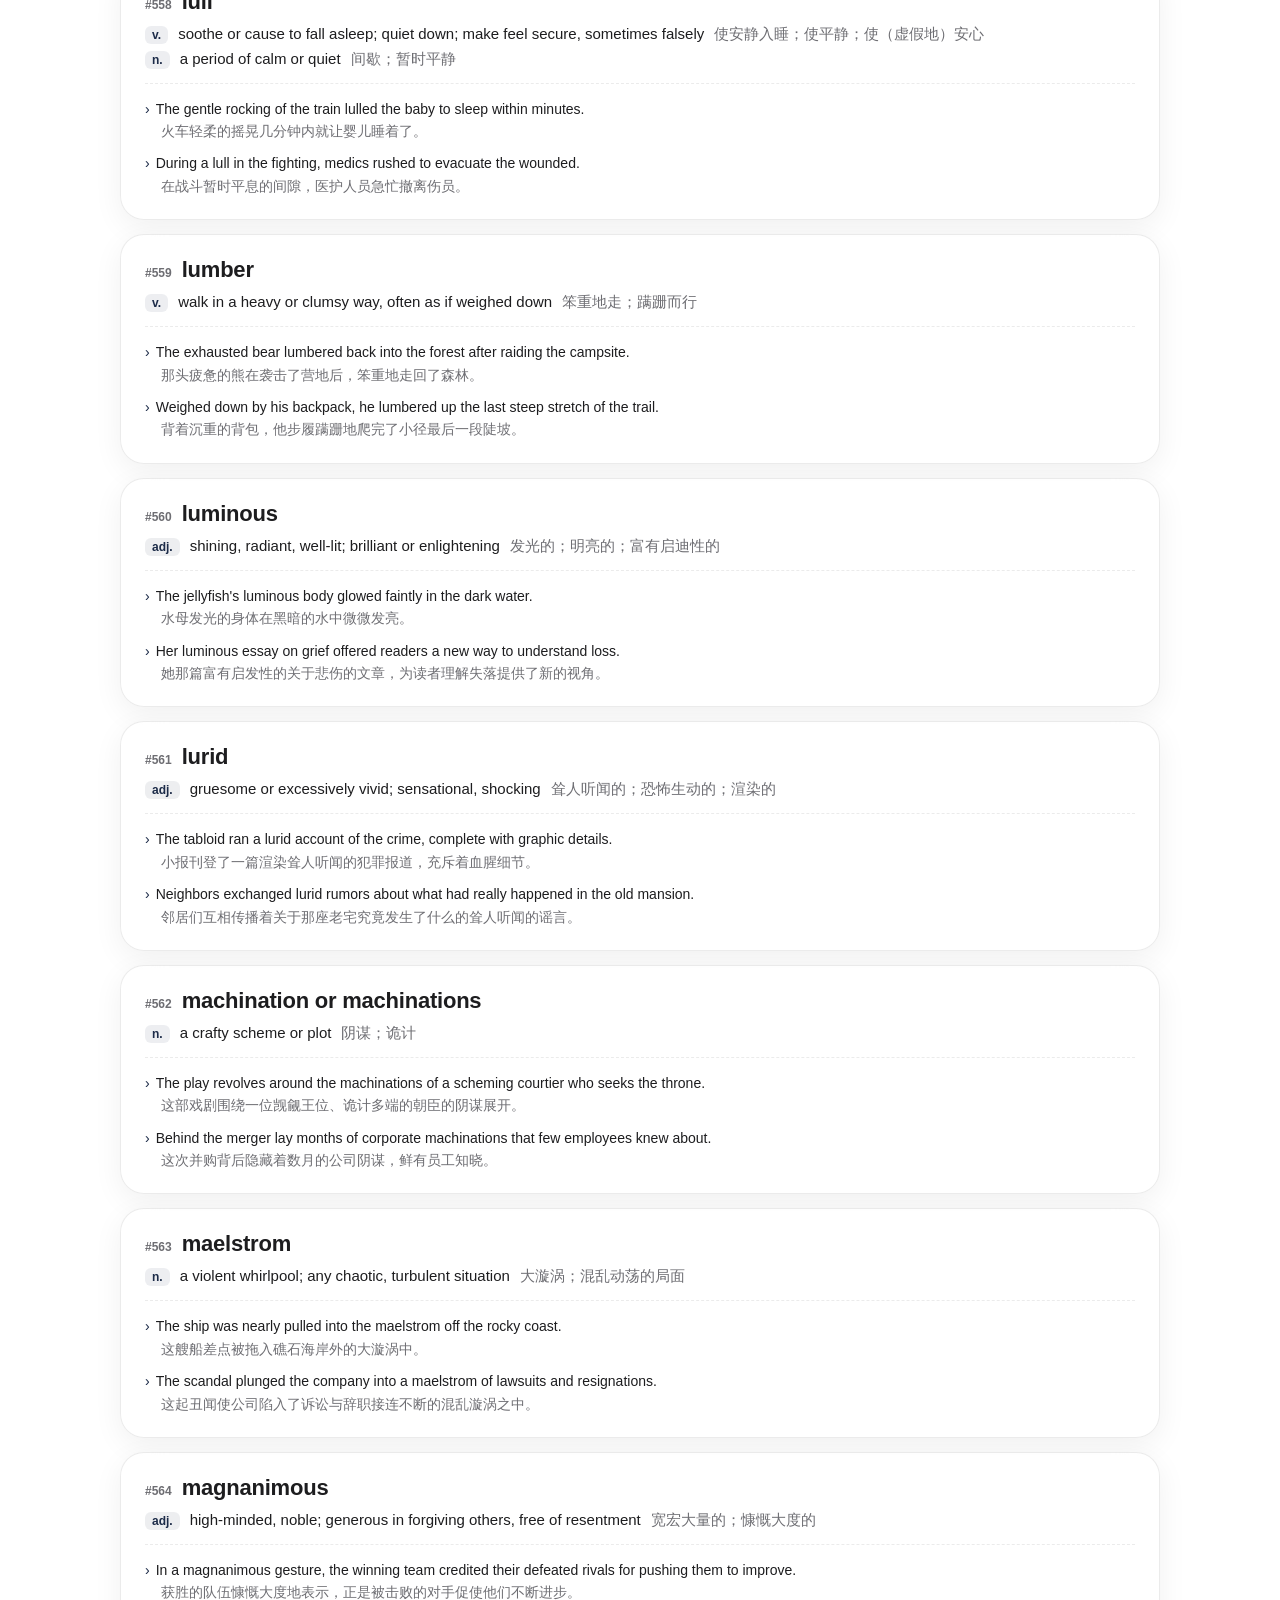
<file: pages/chunk-06.html>
<!DOCTYPE html>
<html lang="en">
<head>
<meta charset="UTF-8">
<meta name="viewport" content="width=device-width, initial-scale=1.0">
<title>Chunk 6 (501–600) · GRE Vocabulary Snapshot</title>
<link rel="icon" href="data:image/svg+xml,%3Csvg xmlns=%22http://www.w3.org/2000/svg%22 viewBox=%220 0 100 100%22%3E%3Crect width=%22100%22 height=%22100%22 rx=%2222%22 fill=%22%231C2B48%22/%3E%3Ctext x=%2250%22 y=%2266%22 font-size=%2258%22 text-anchor=%22middle%22 fill=%22white%22 font-family=%22Arial%22%3EM%3C/text%3E%3C/svg%3E">
<link rel="stylesheet" href="../assets/css/style.css">
</head>
<body data-chunk="6">
<div id="nav-mount"></div>

<main class="wrap">
  <header class="hero" style="padding:48px 0 8px;text-align:left">
    <h1 style="font-size:32px">Chunk 6</h1>
    <p style="text-align:left;margin:0">Words #501–600 (100 words), in alphabetical order. Each entry shows every sense with a Chinese definition, plus bilingual example sentences.</p>
  </header>

  <div class="glass search-bar">
    <input id="search-input" type="text" placeholder="Search this chunk…">
  </div>

  <div class="word-list" id="word-list"></div>

  <div class="pager">
    <a class="btn btn-secondary" href="chunk-05.html">← Chunk 5</a>
    <a class="btn btn-secondary" href="vocabulary.html">All chunks</a>
    <a class="btn btn-secondary" href="chunk-07.html">Chunk 7 →</a>
  </div>
</main>

<div id="footer-mount"></div>

<script src="../assets/js/common.js"></script>
<script src="../assets/js/chunk-page.js"></script>
<script>GRE.injectNav("vocabulary"); GRE.injectFooter();</script>
</body>
</html>
</file>
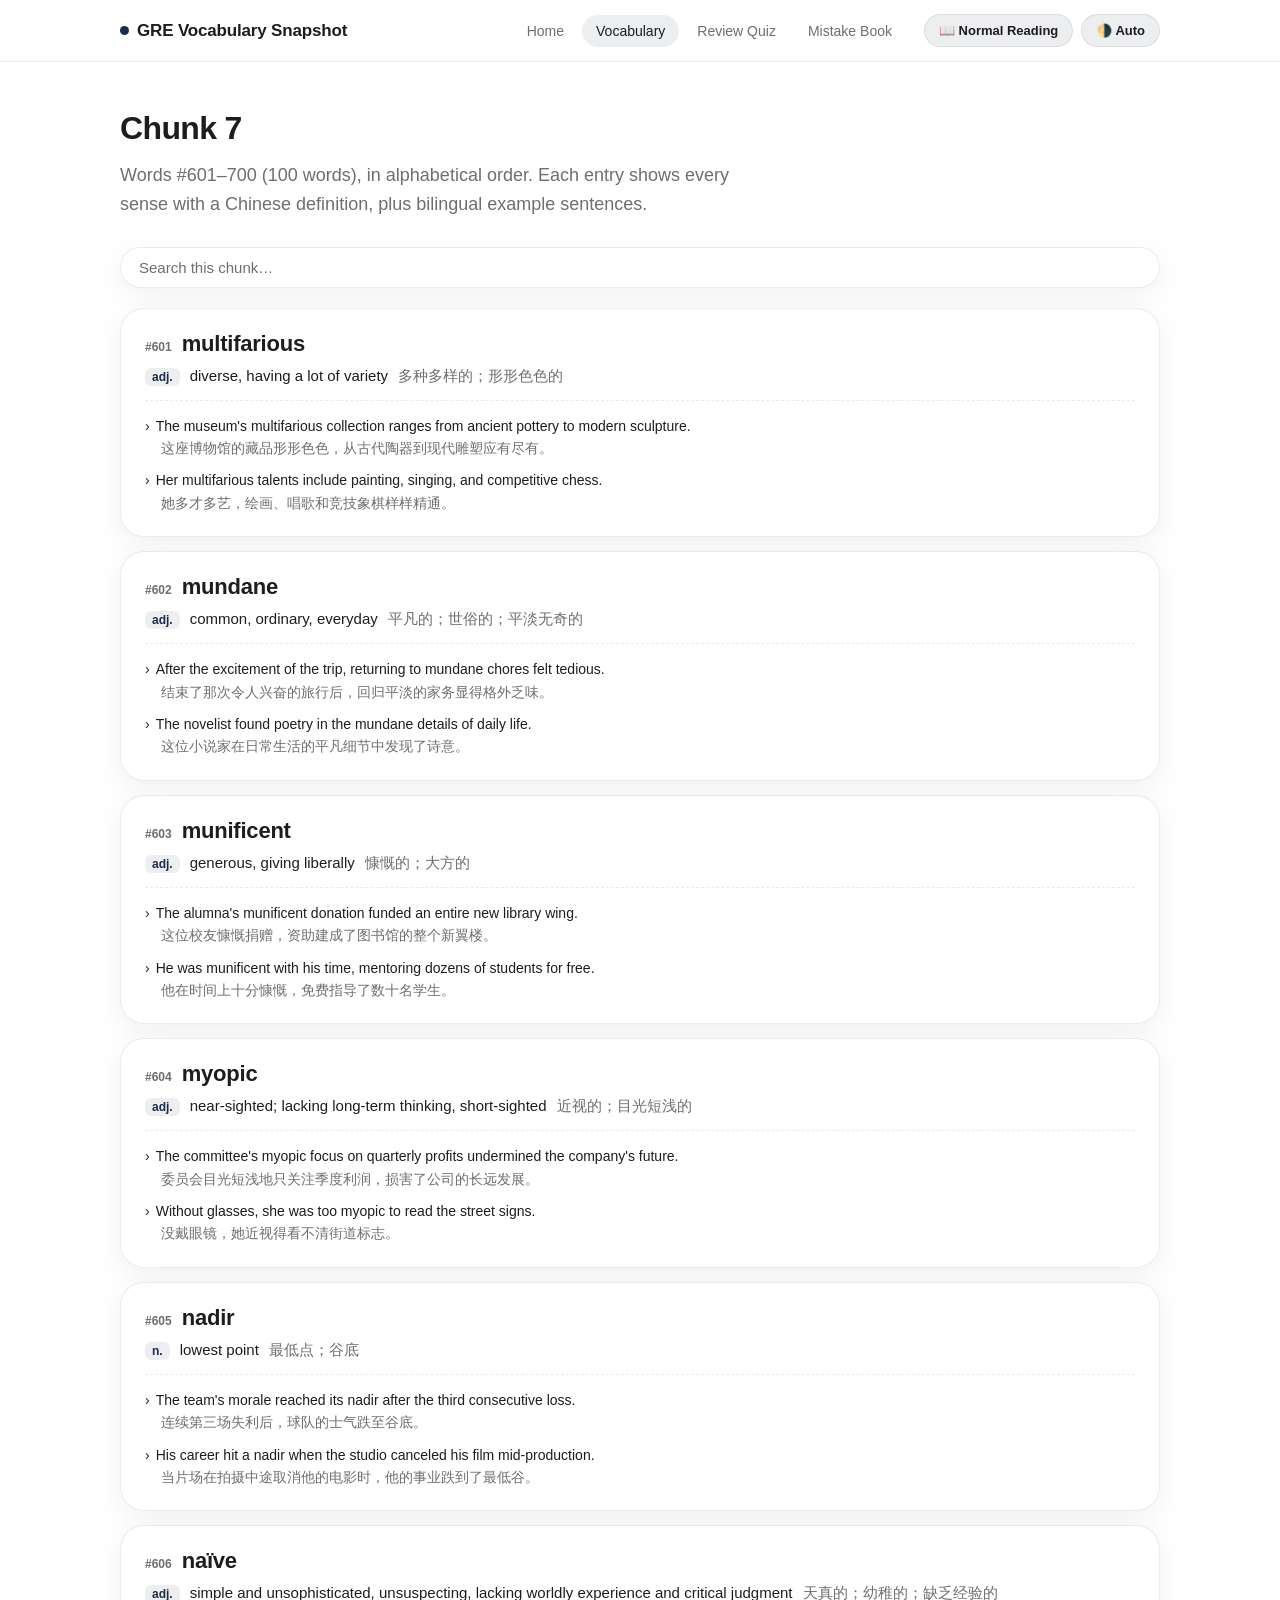
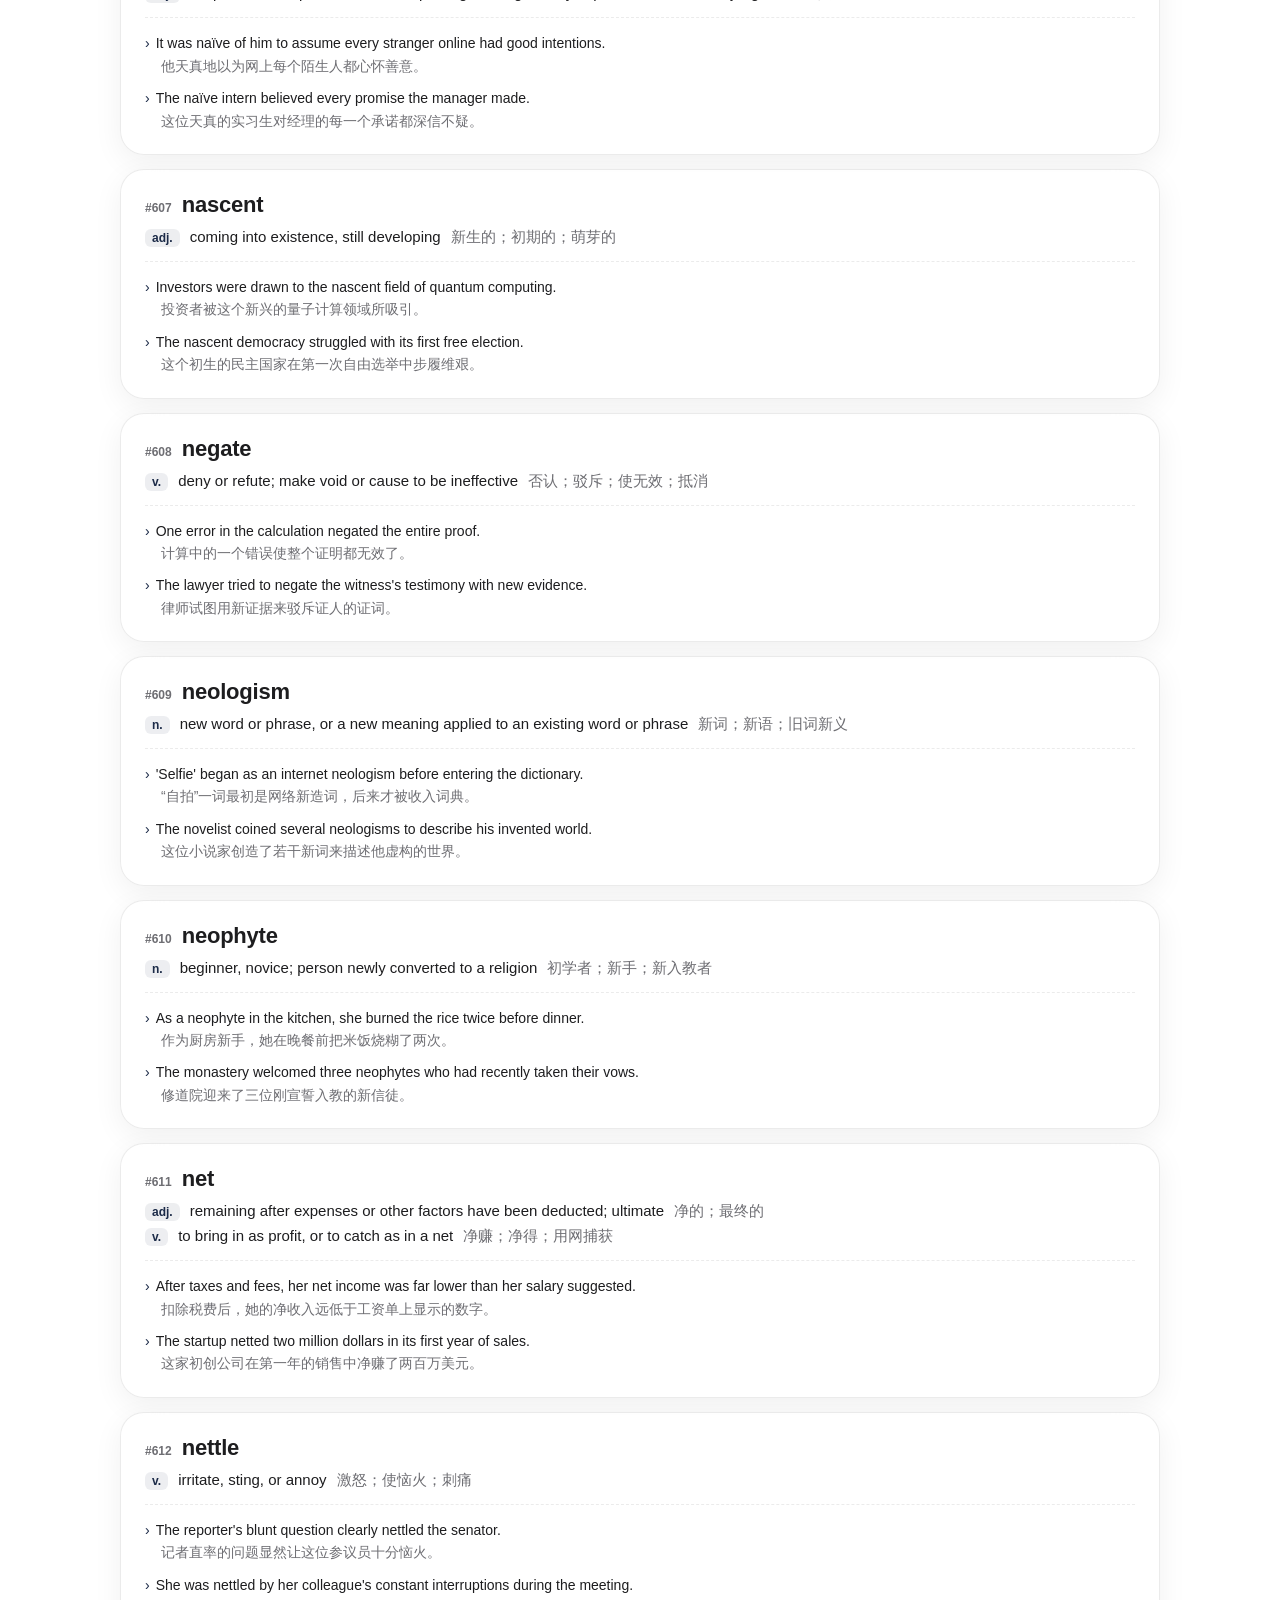
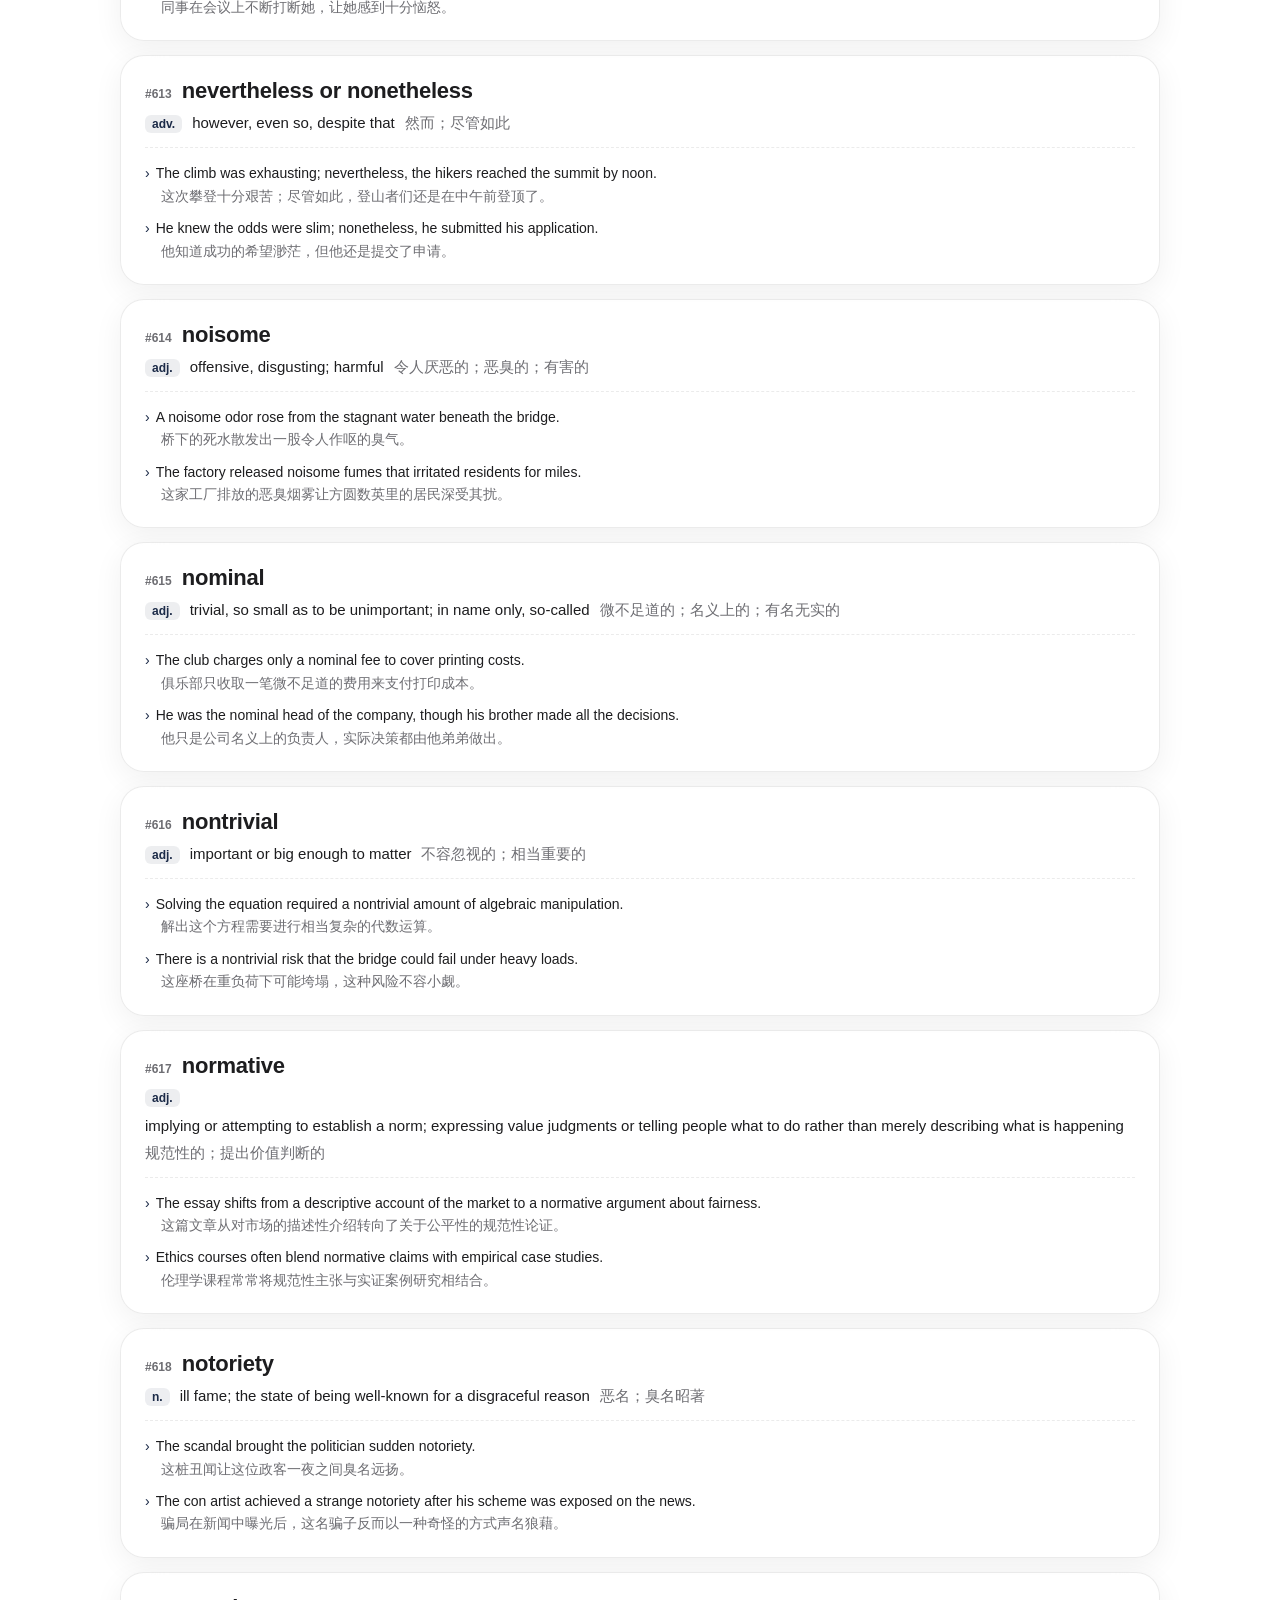
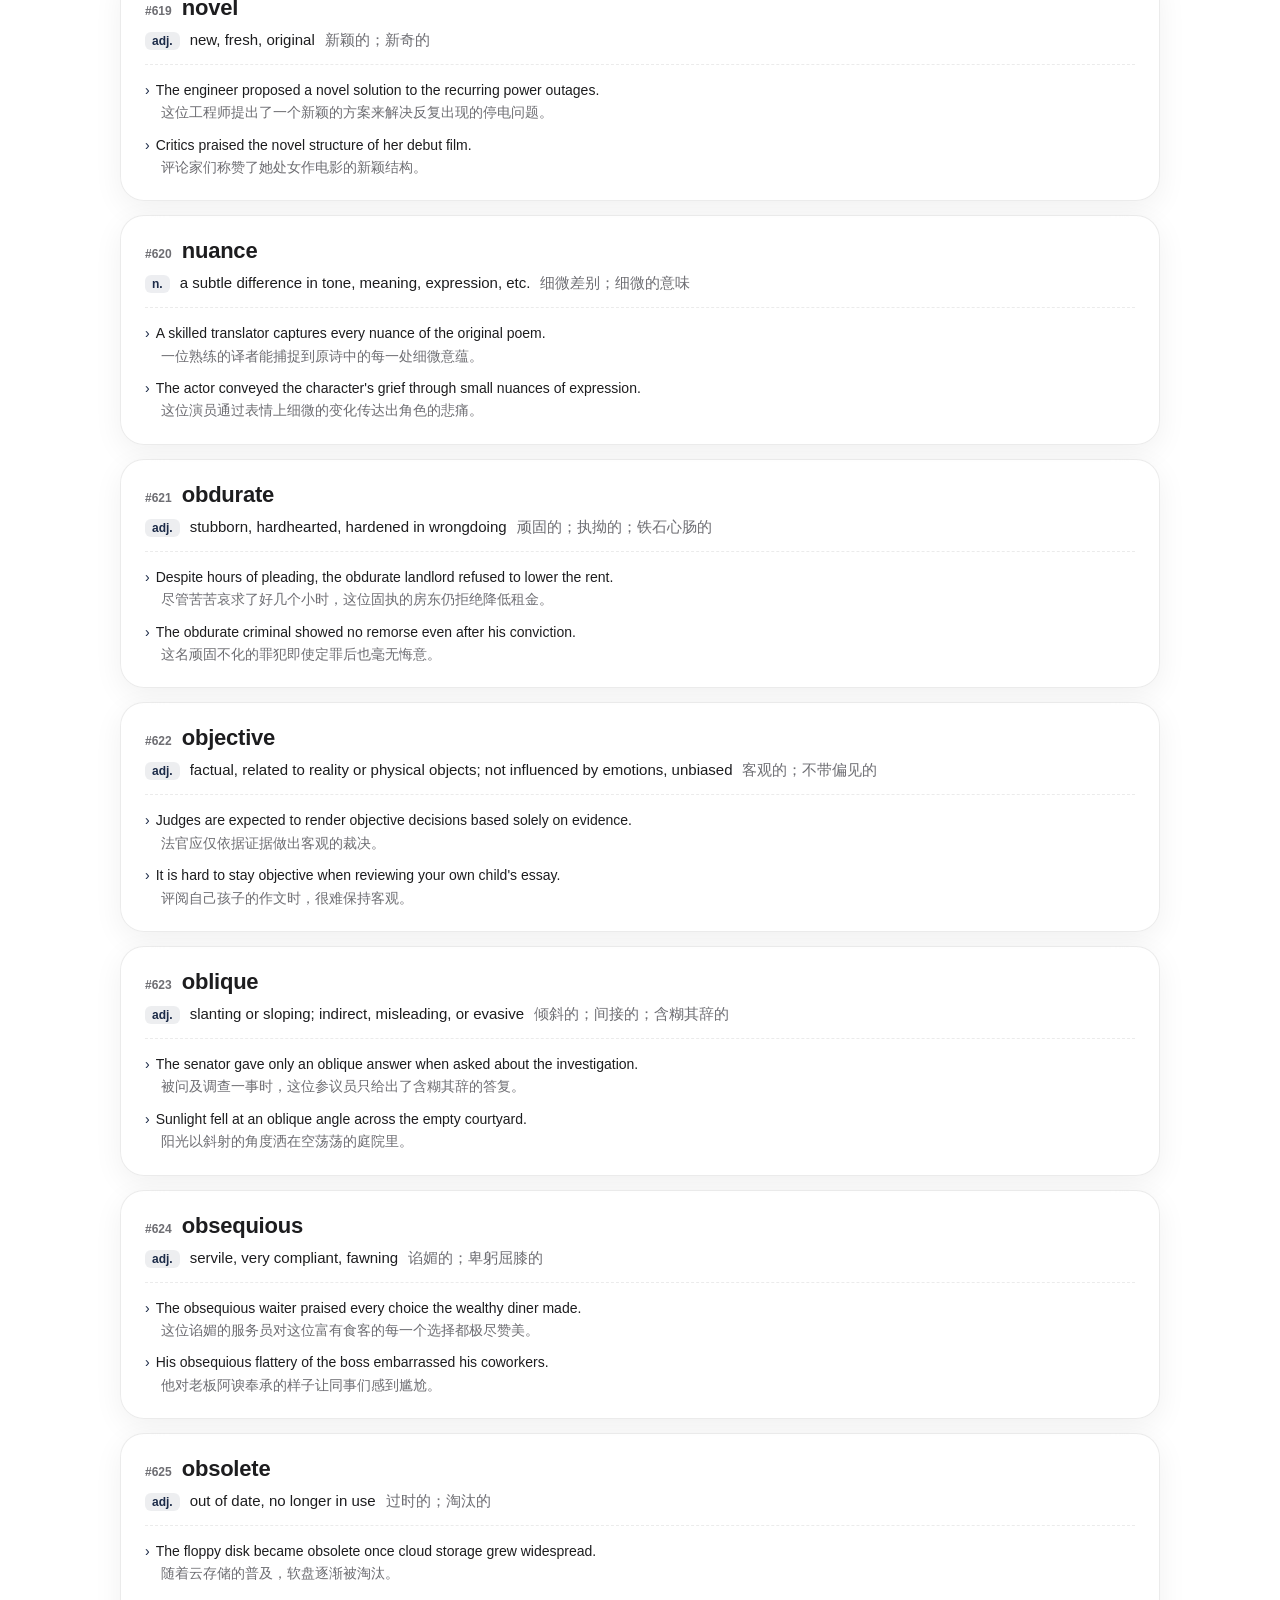
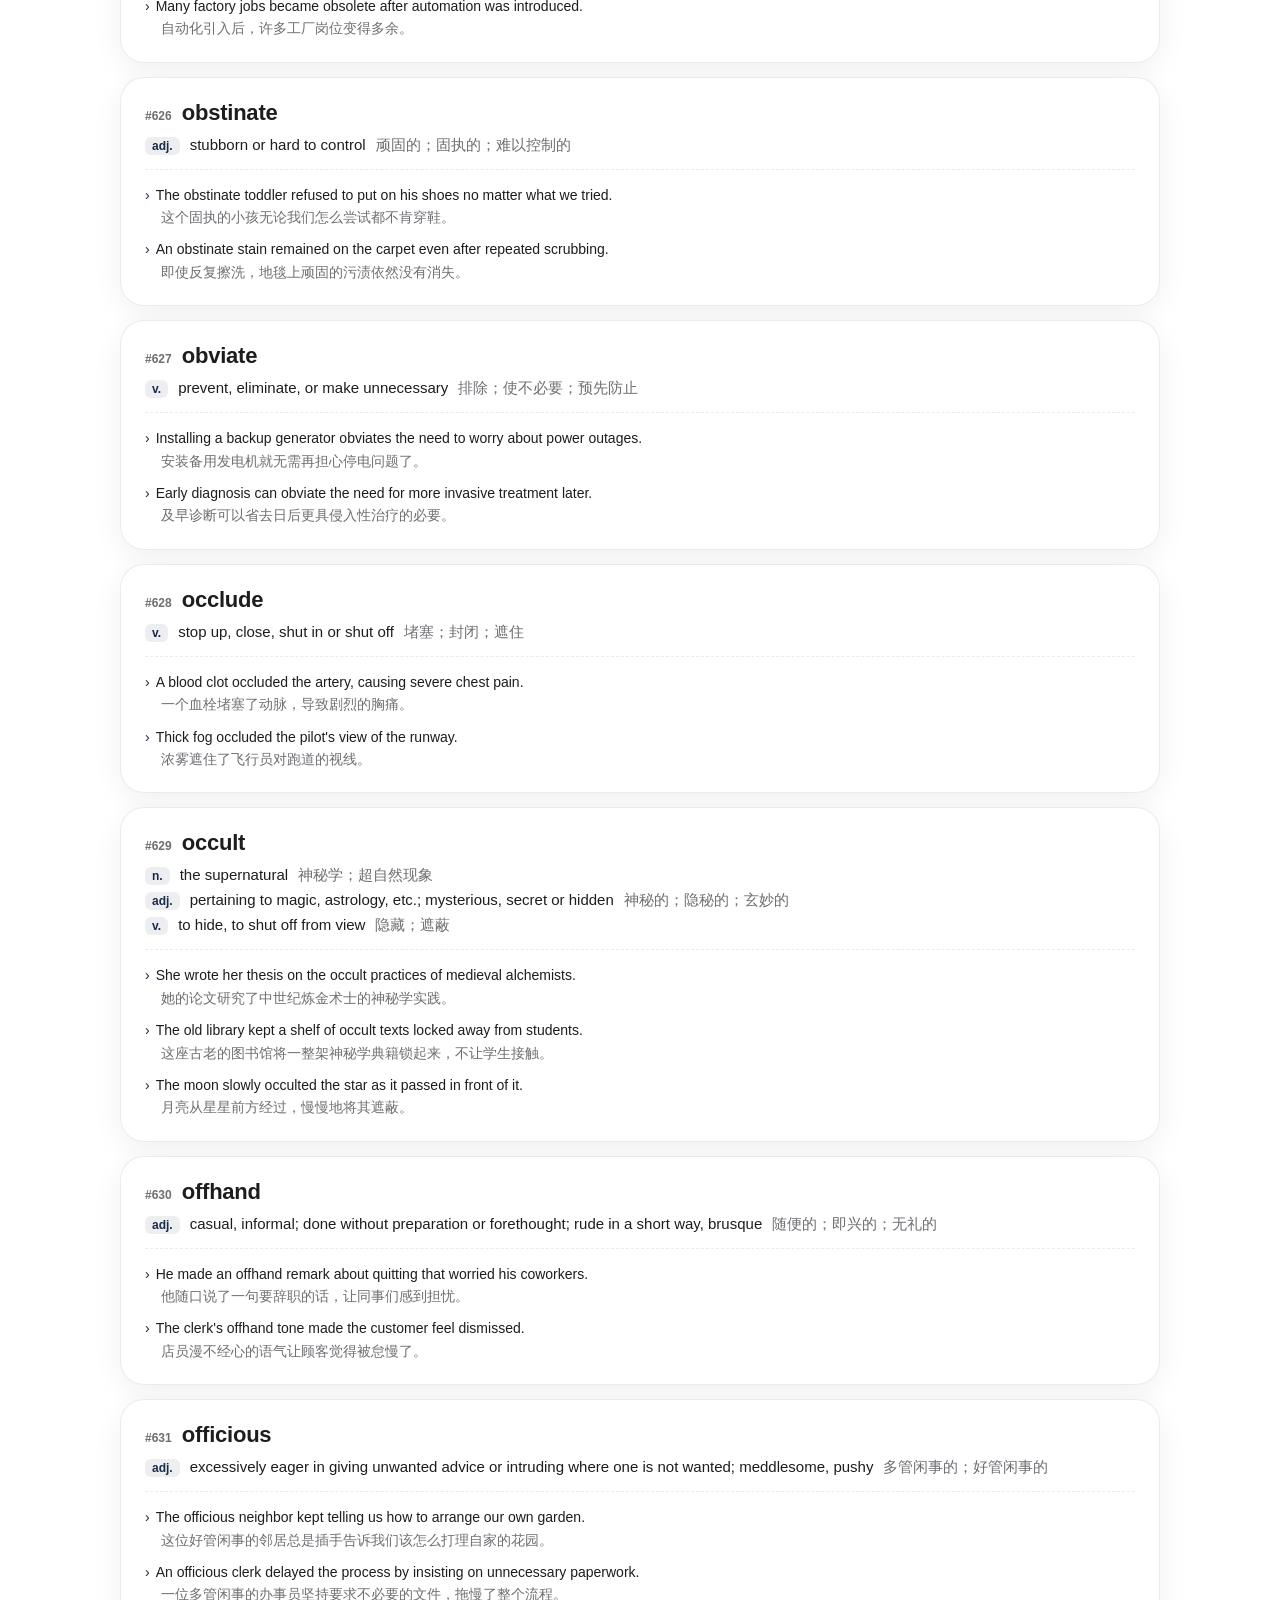
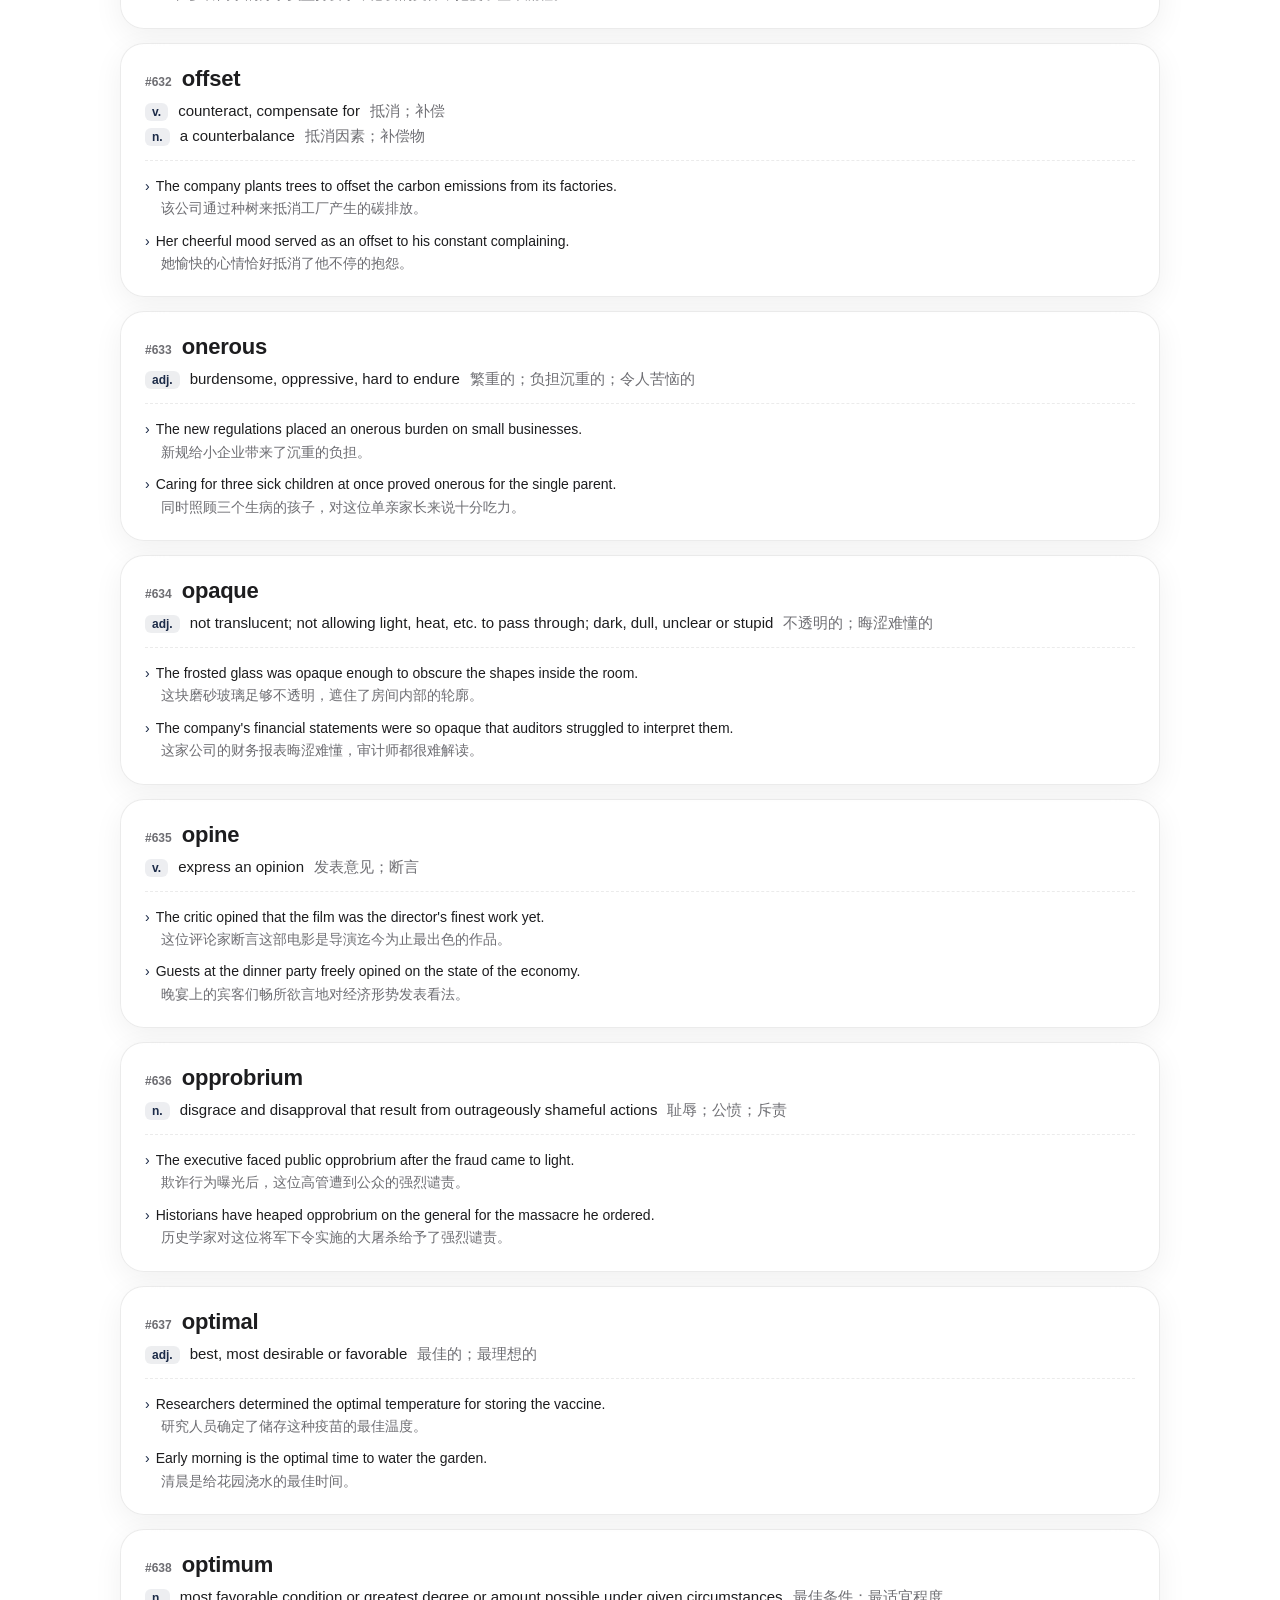
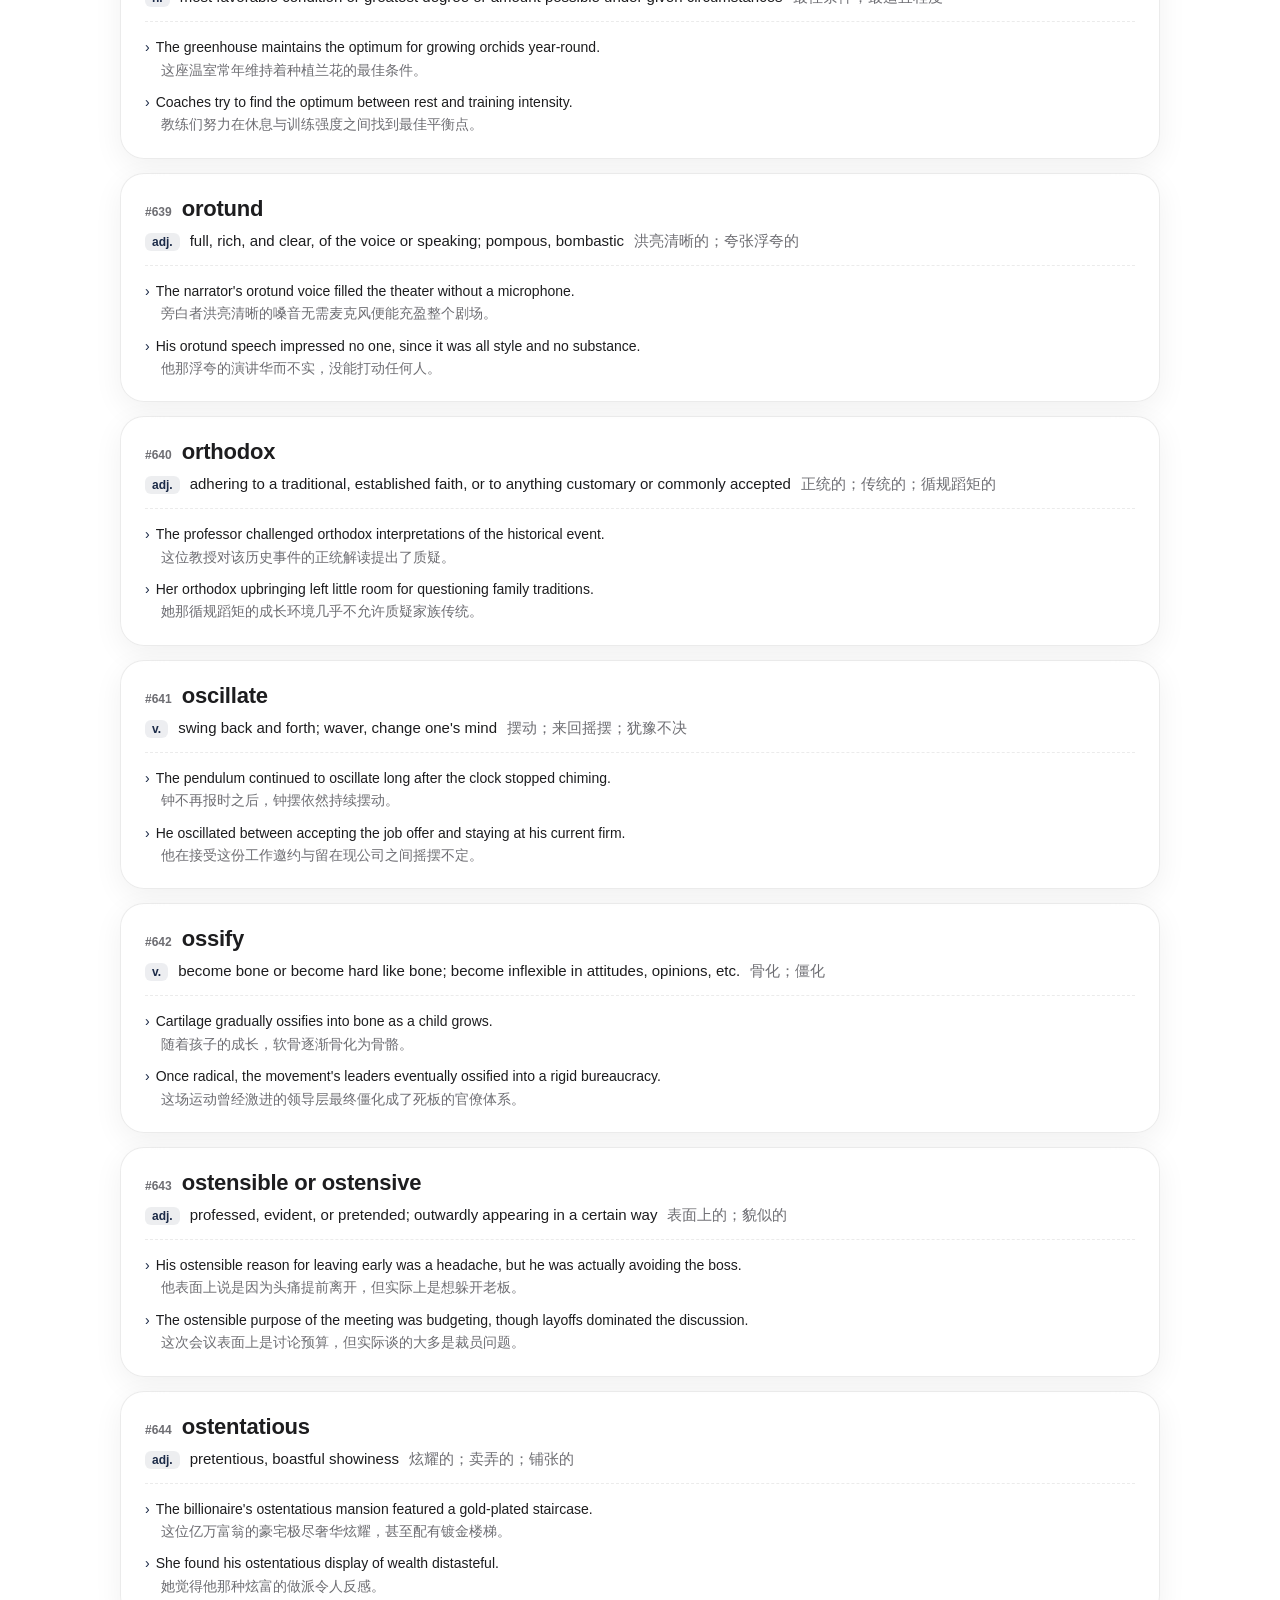
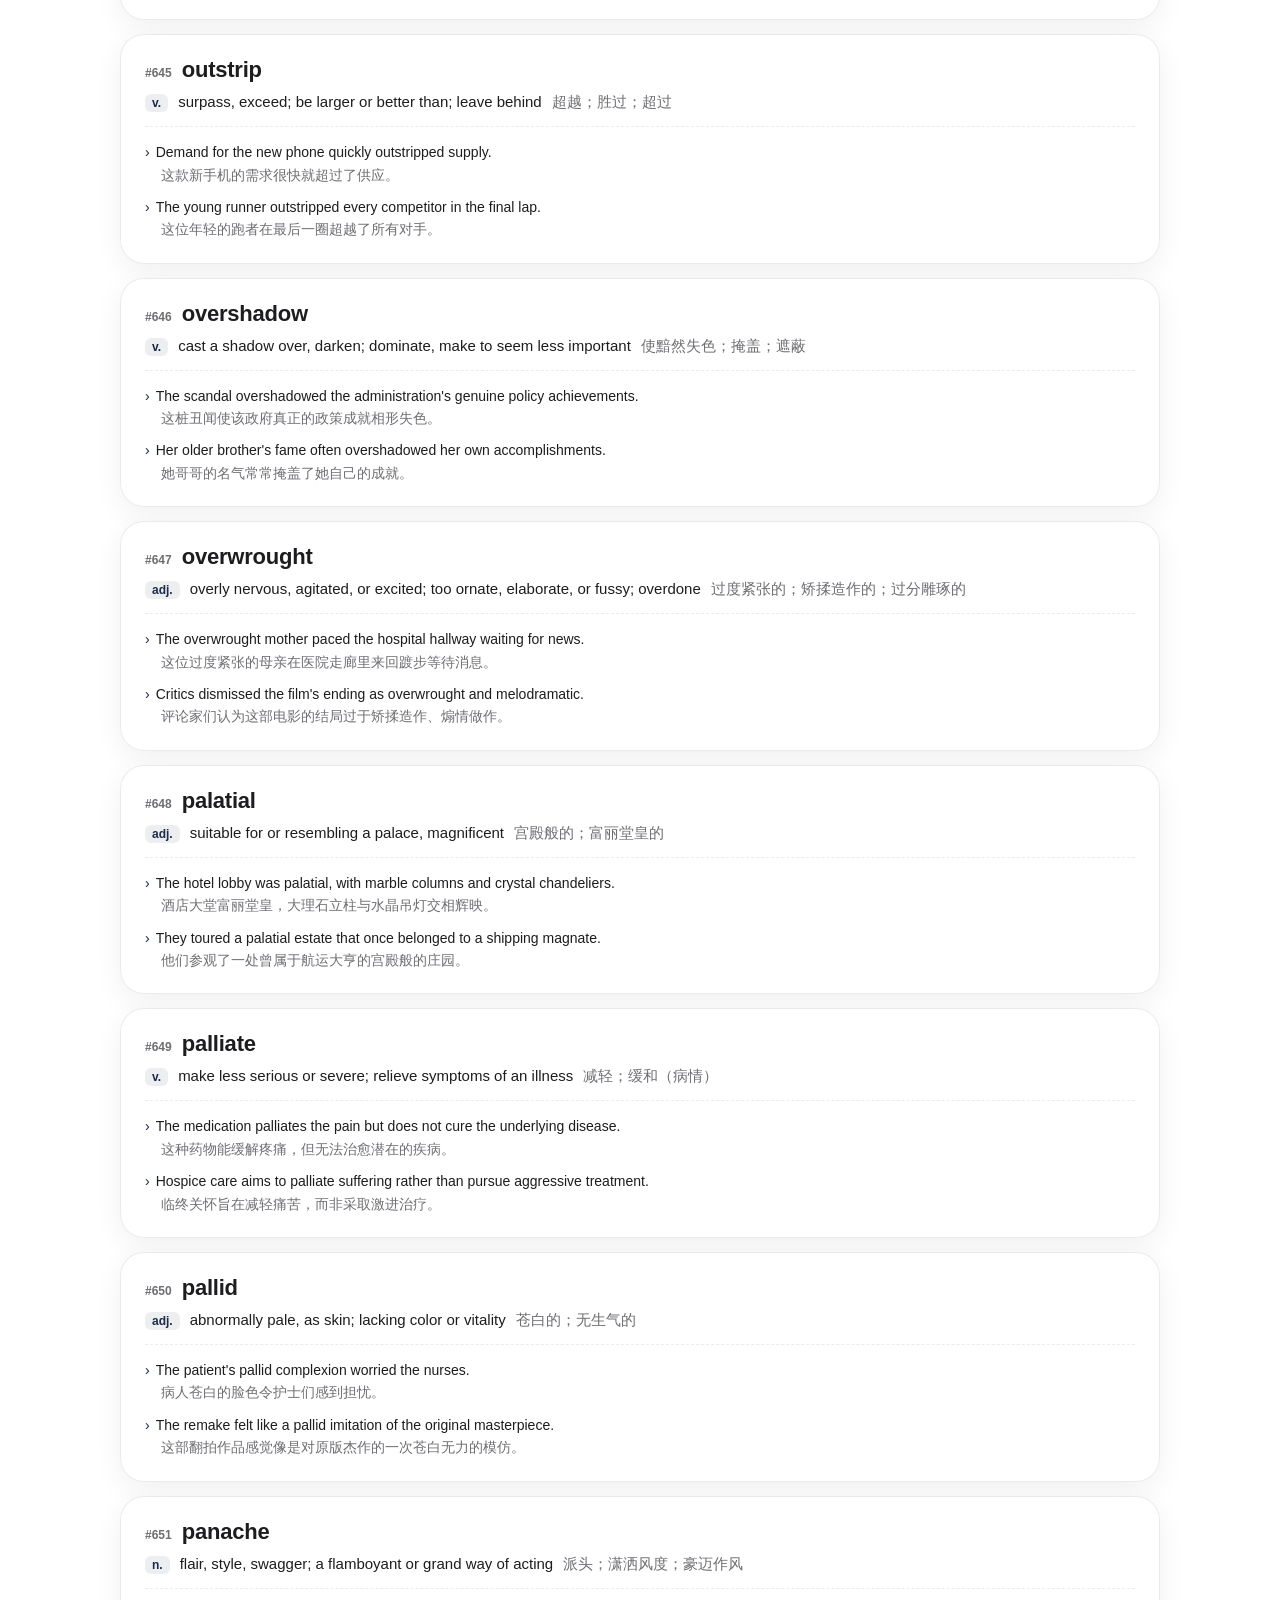
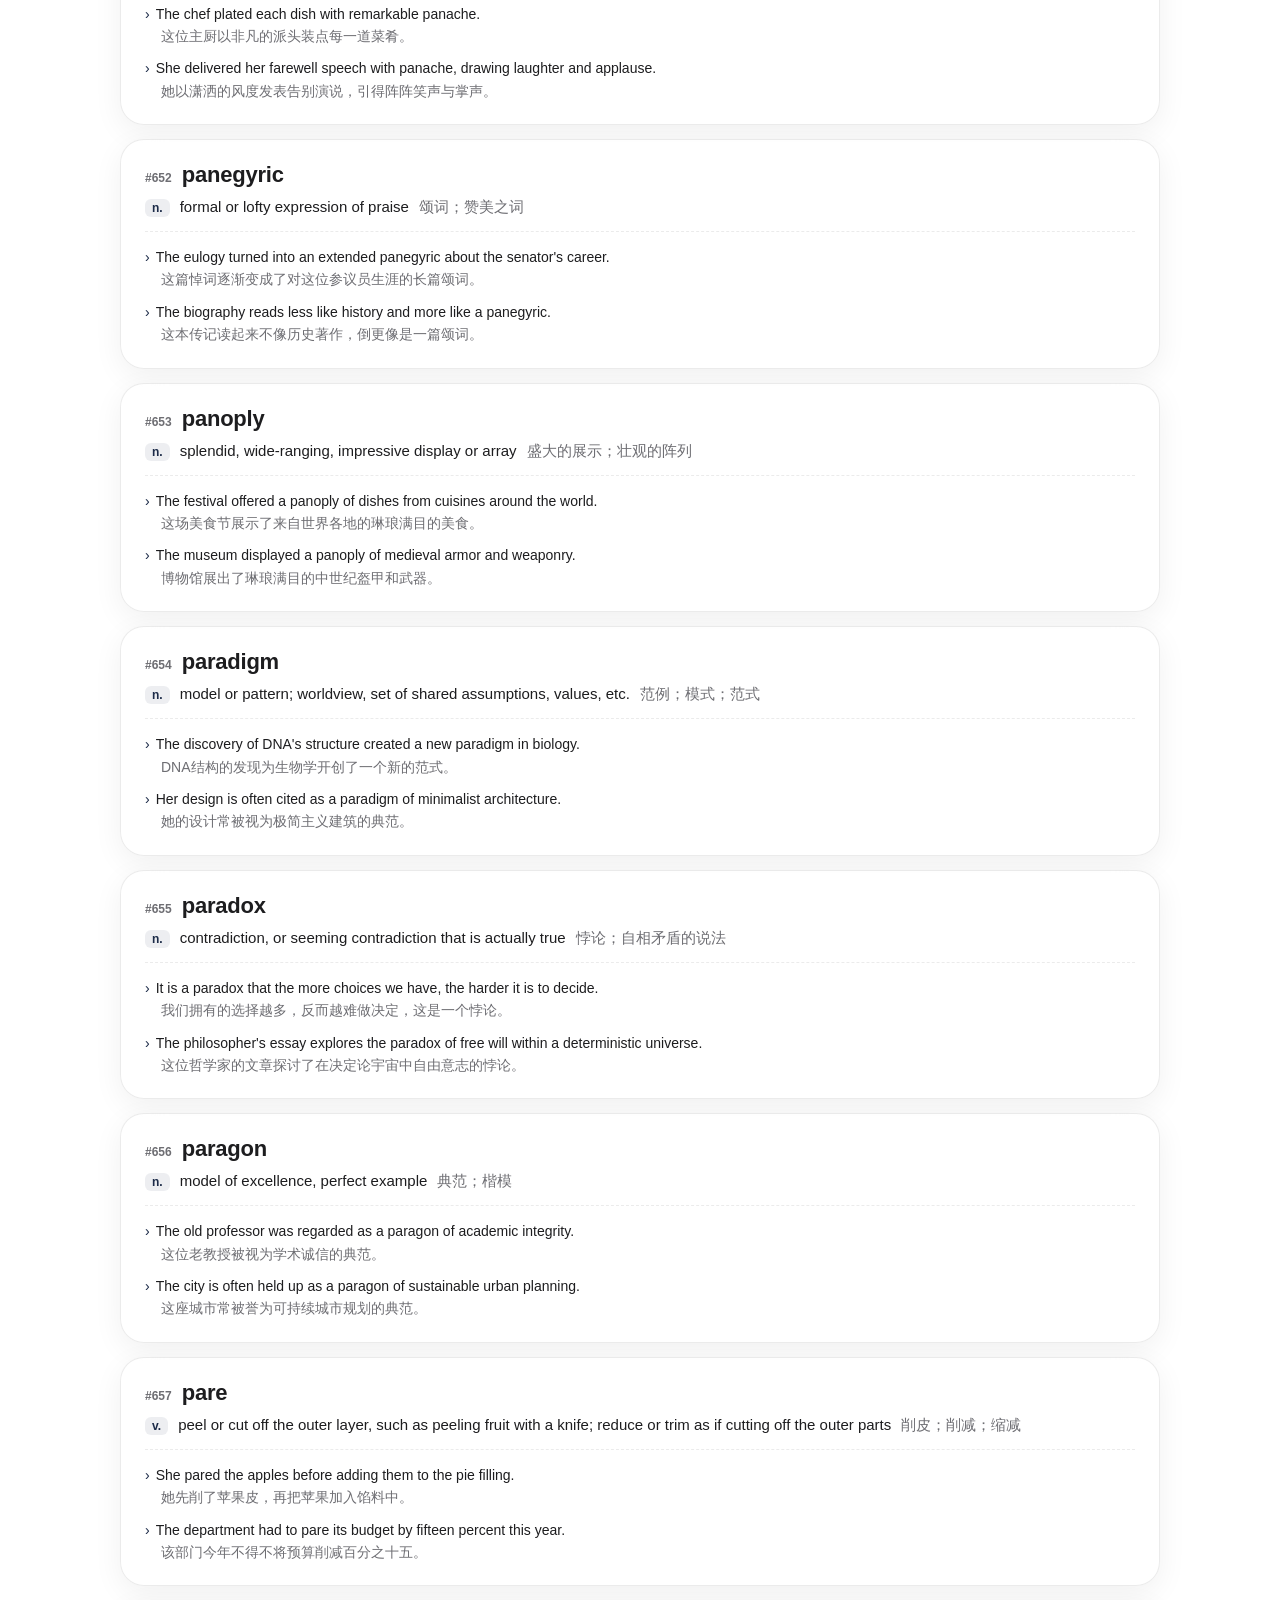
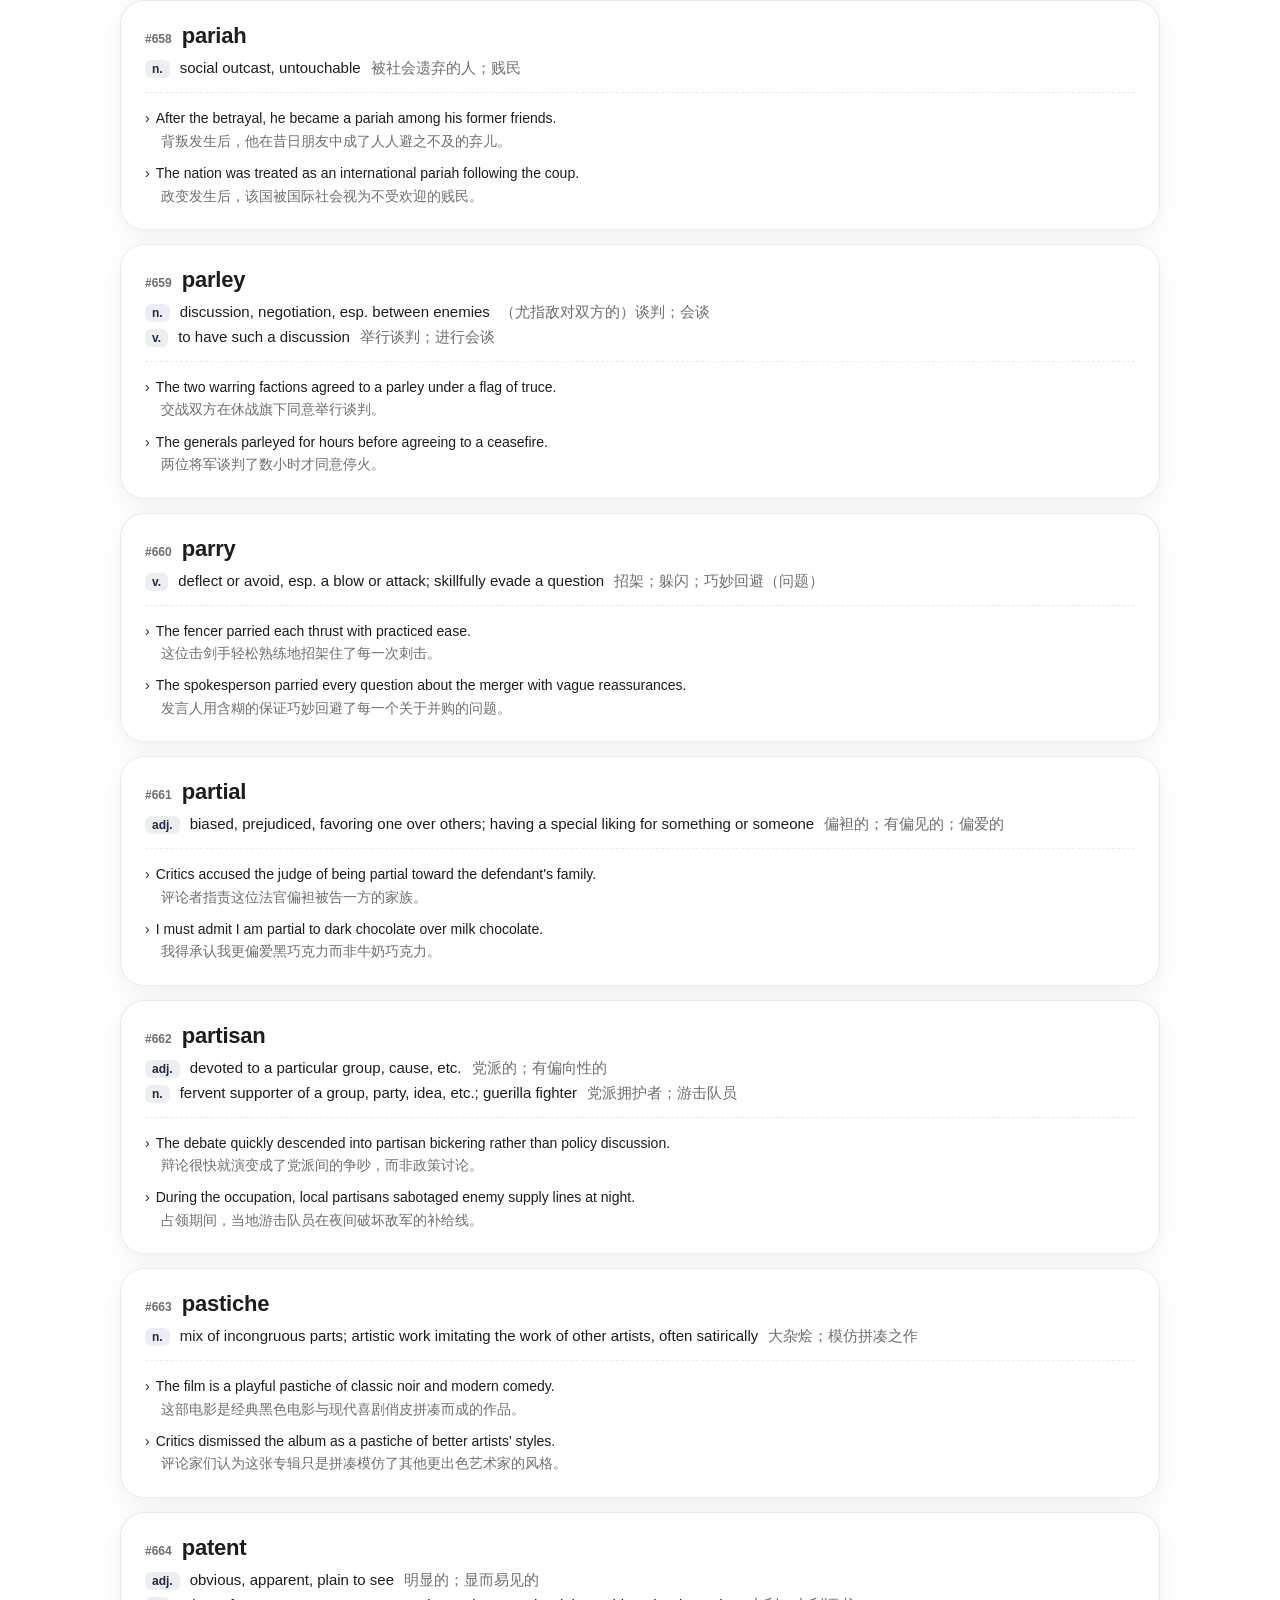
<file: pages/chunk-07.html>
<!DOCTYPE html>
<html lang="en">
<head>
<meta charset="UTF-8">
<meta name="viewport" content="width=device-width, initial-scale=1.0">
<title>Chunk 7 (601–700) · GRE Vocabulary Snapshot</title>
<link rel="icon" href="data:image/svg+xml,%3Csvg xmlns=%22http://www.w3.org/2000/svg%22 viewBox=%220 0 100 100%22%3E%3Crect width=%22100%22 height=%22100%22 rx=%2222%22 fill=%22%231C2B48%22/%3E%3Ctext x=%2250%22 y=%2266%22 font-size=%2258%22 text-anchor=%22middle%22 fill=%22white%22 font-family=%22Arial%22%3EM%3C/text%3E%3C/svg%3E">
<link rel="stylesheet" href="../assets/css/style.css">
</head>
<body data-chunk="7">
<div id="nav-mount"></div>

<main class="wrap">
  <header class="hero" style="padding:48px 0 8px;text-align:left">
    <h1 style="font-size:32px">Chunk 7</h1>
    <p style="text-align:left;margin:0">Words #601–700 (100 words), in alphabetical order. Each entry shows every sense with a Chinese definition, plus bilingual example sentences.</p>
  </header>

  <div class="glass search-bar">
    <input id="search-input" type="text" placeholder="Search this chunk…">
  </div>

  <div class="word-list" id="word-list"></div>

  <div class="pager">
    <a class="btn btn-secondary" href="chunk-06.html">← Chunk 6</a>
    <a class="btn btn-secondary" href="vocabulary.html">All chunks</a>
    <a class="btn btn-secondary" href="chunk-08.html">Chunk 8 →</a>
  </div>
</main>

<div id="footer-mount"></div>

<script src="../assets/js/common.js"></script>
<script src="../assets/js/chunk-page.js"></script>
<script>GRE.injectNav("vocabulary"); GRE.injectFooter();</script>
</body>
</html>
</file>
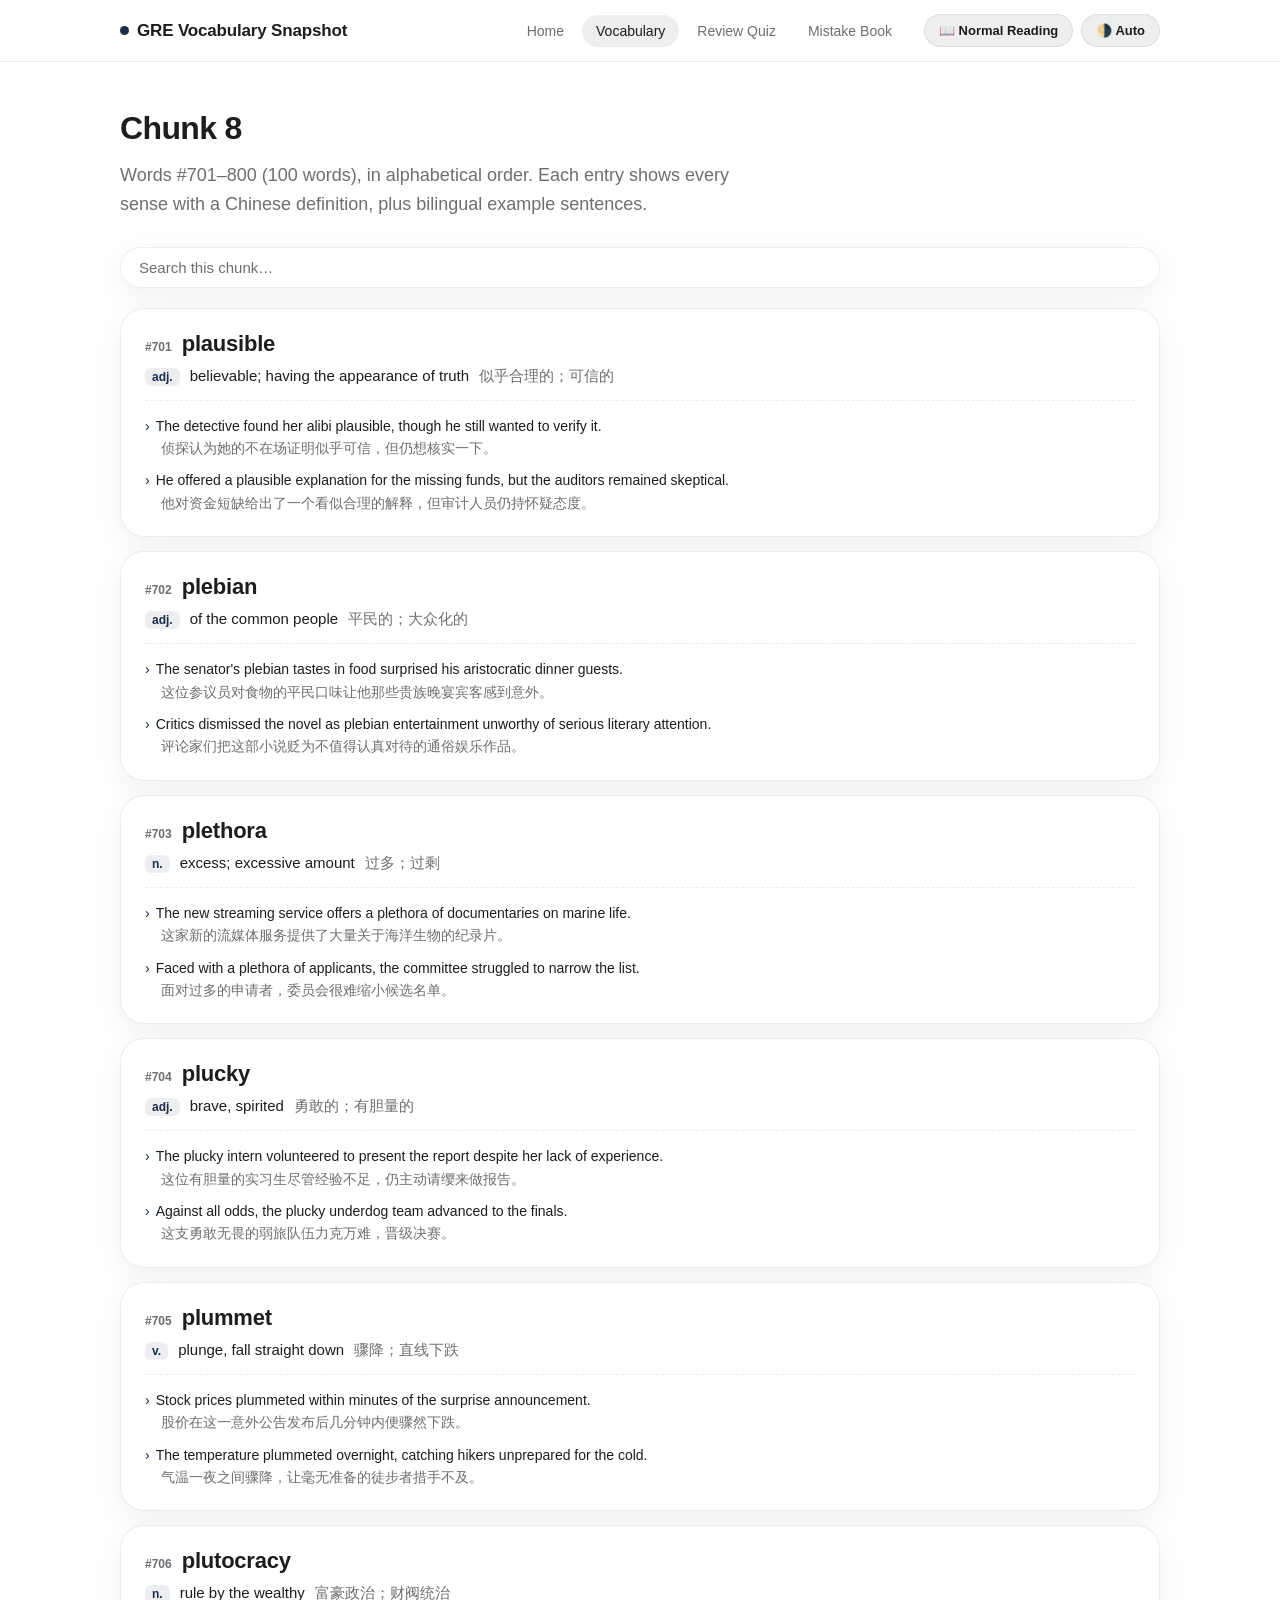
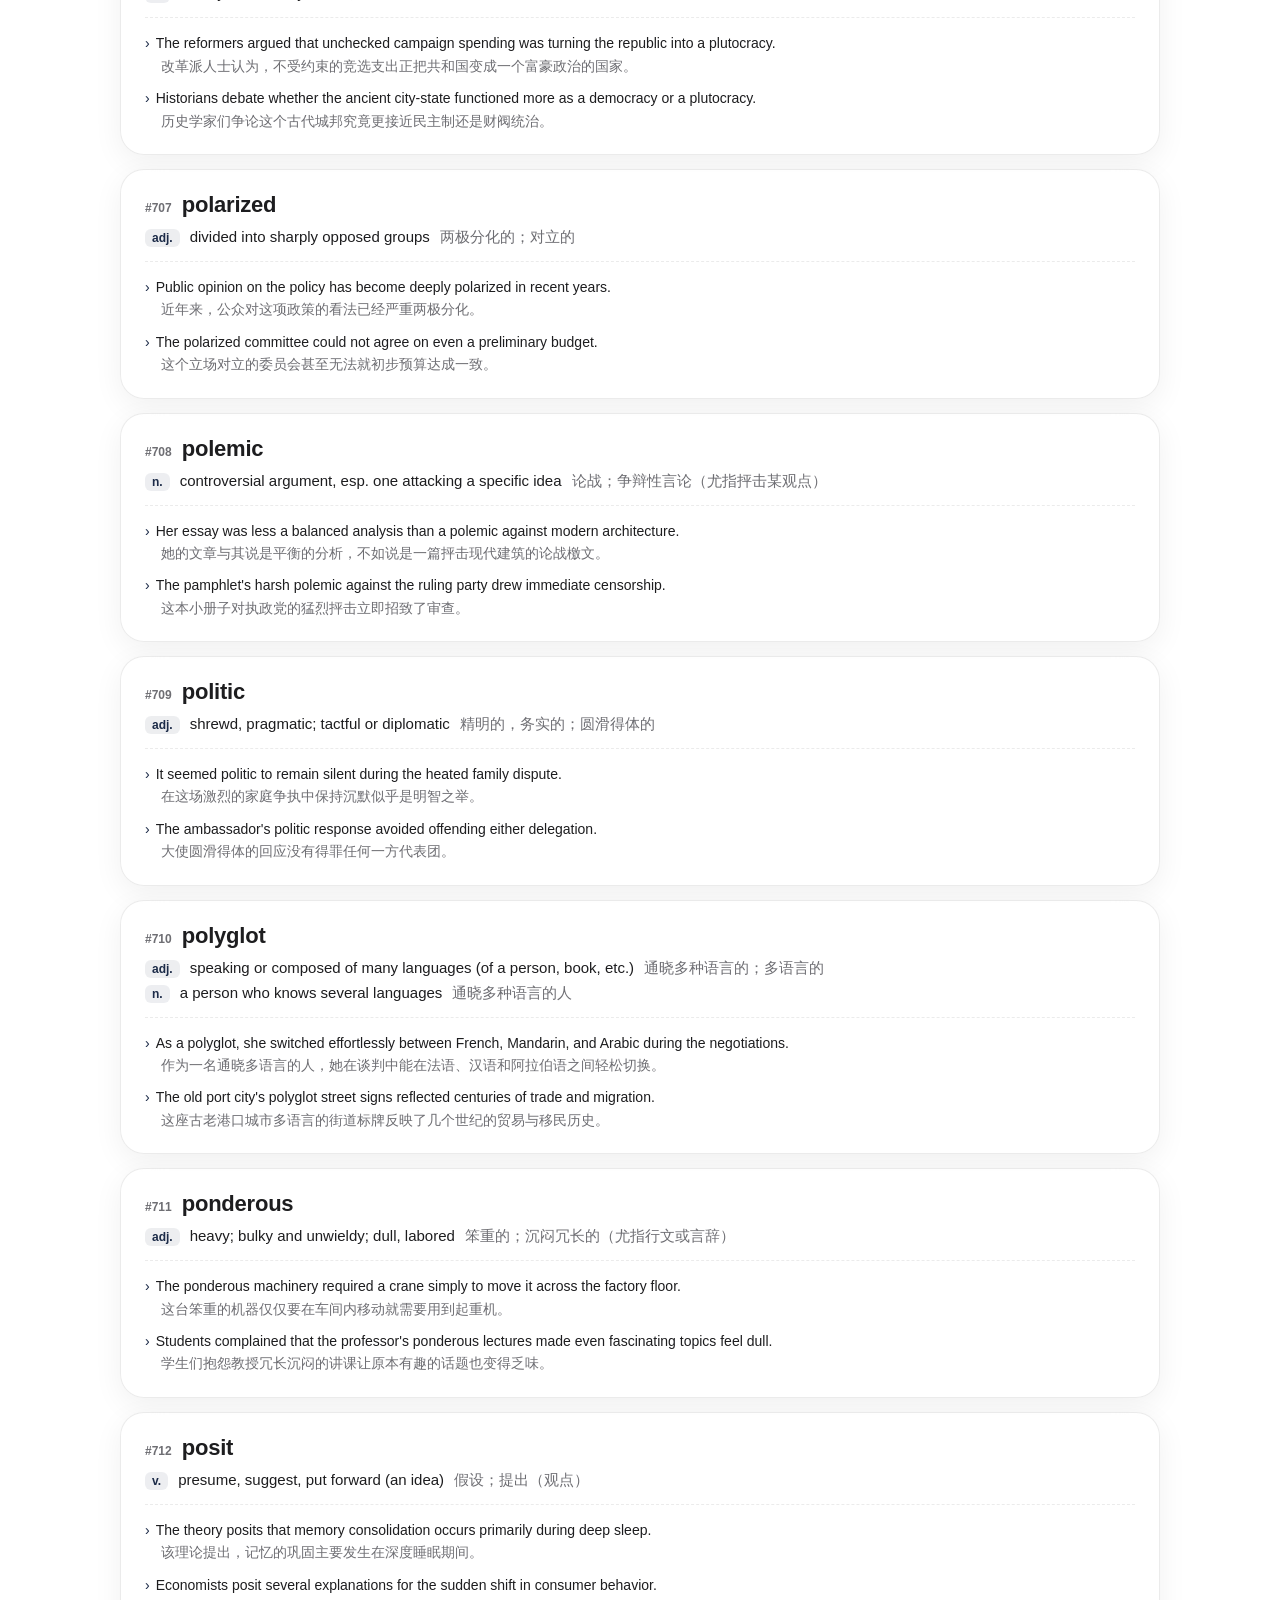
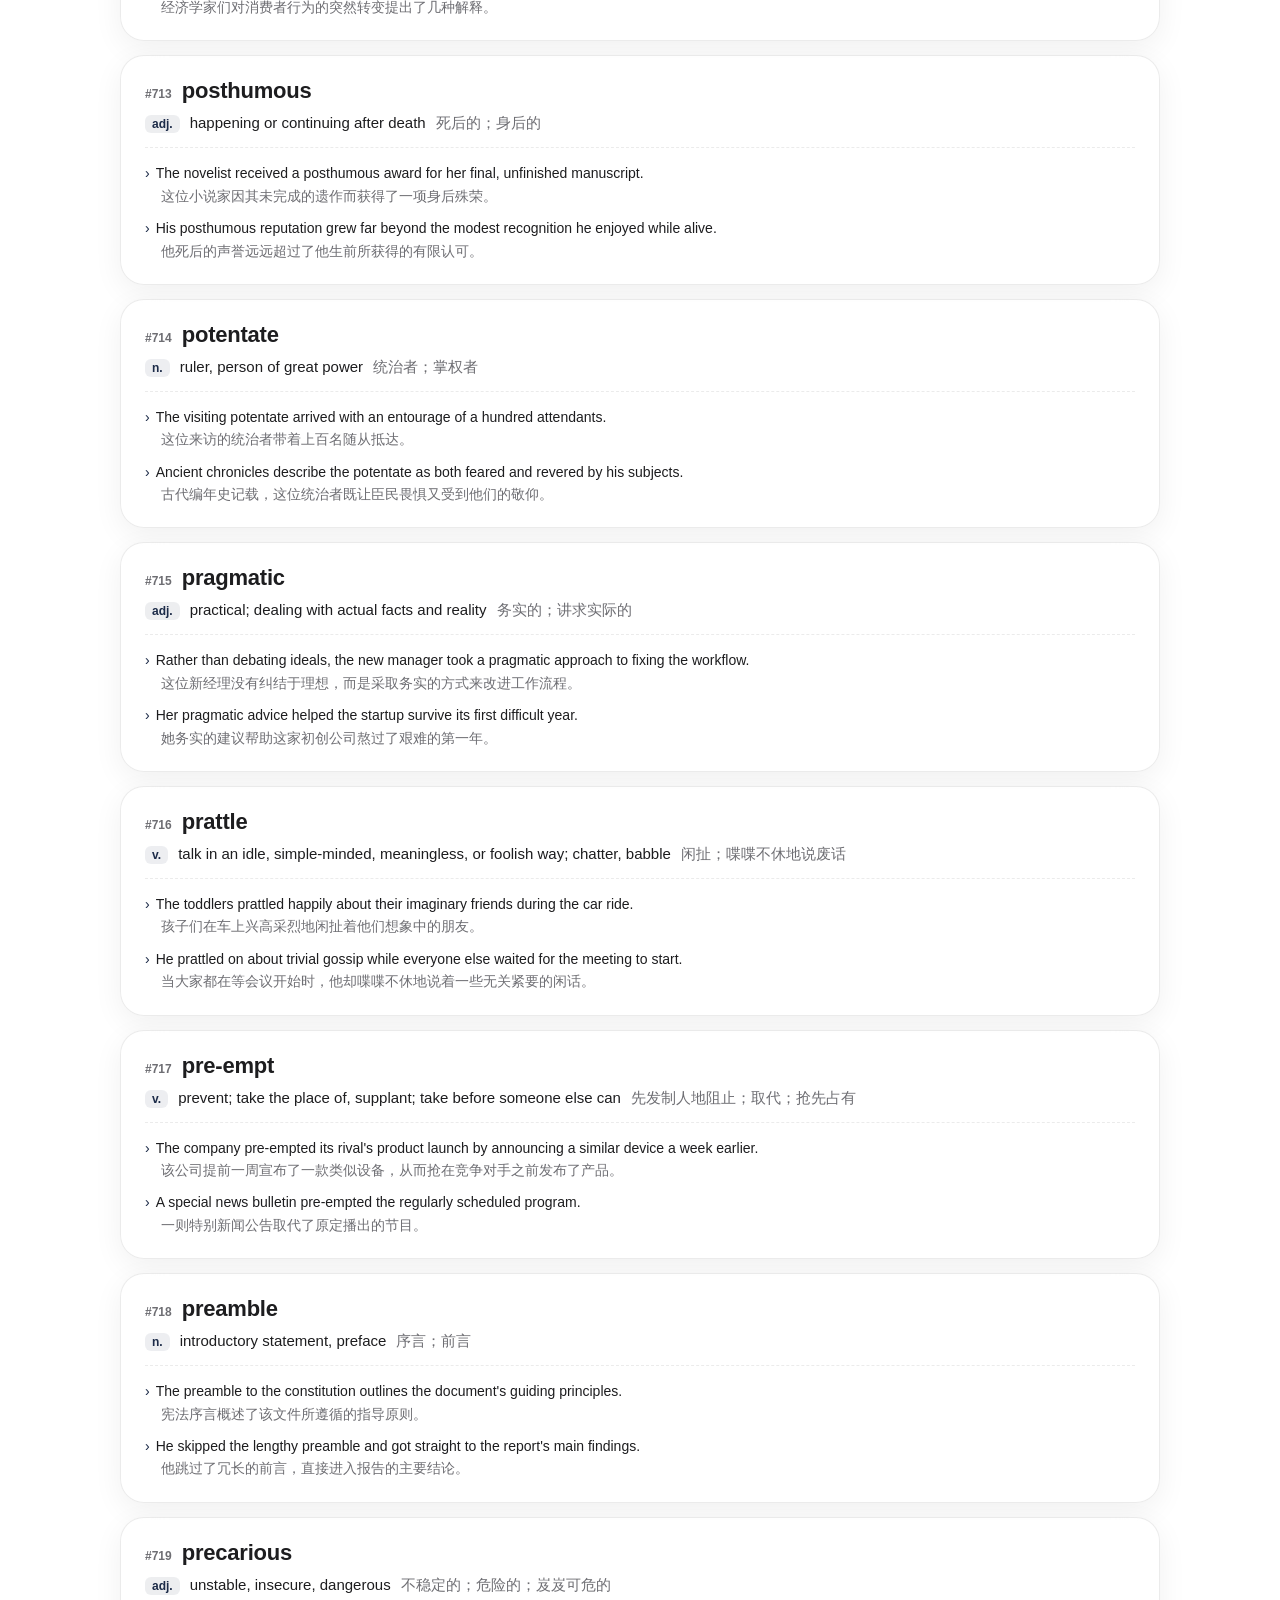
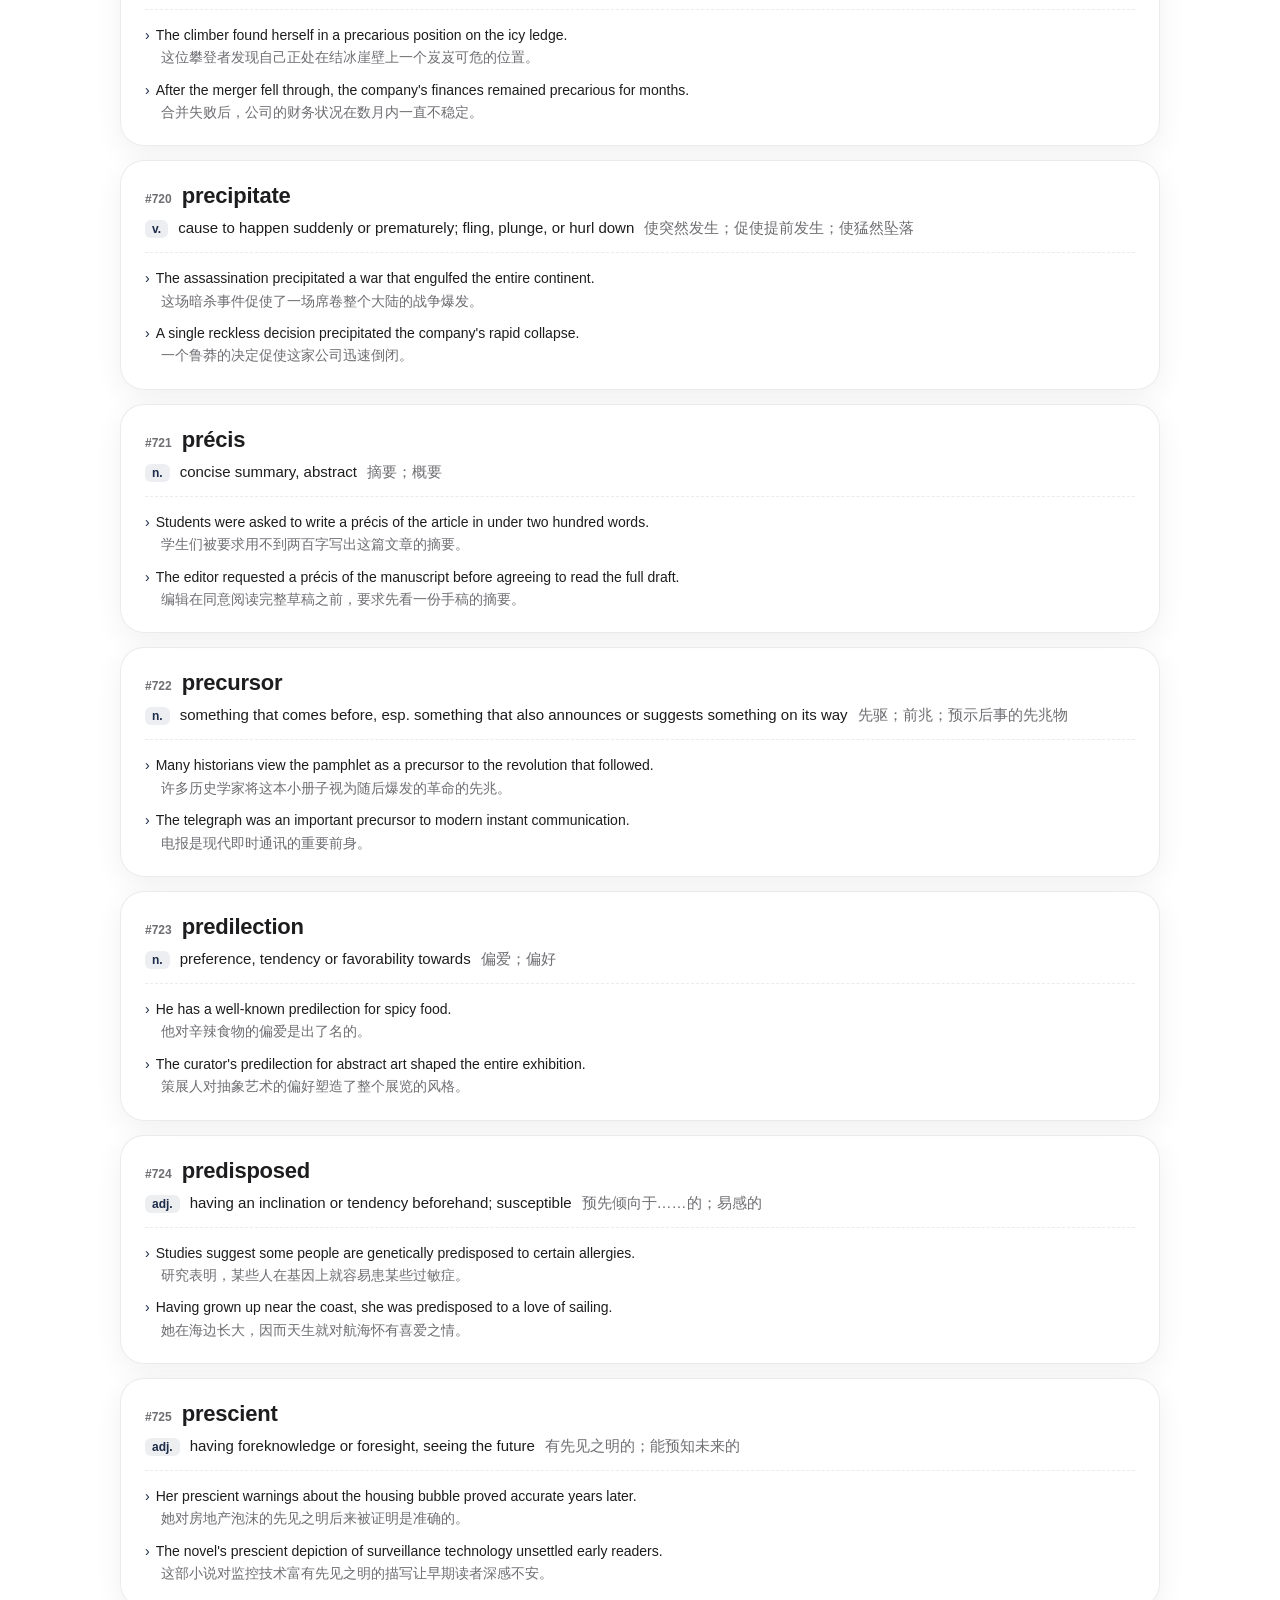
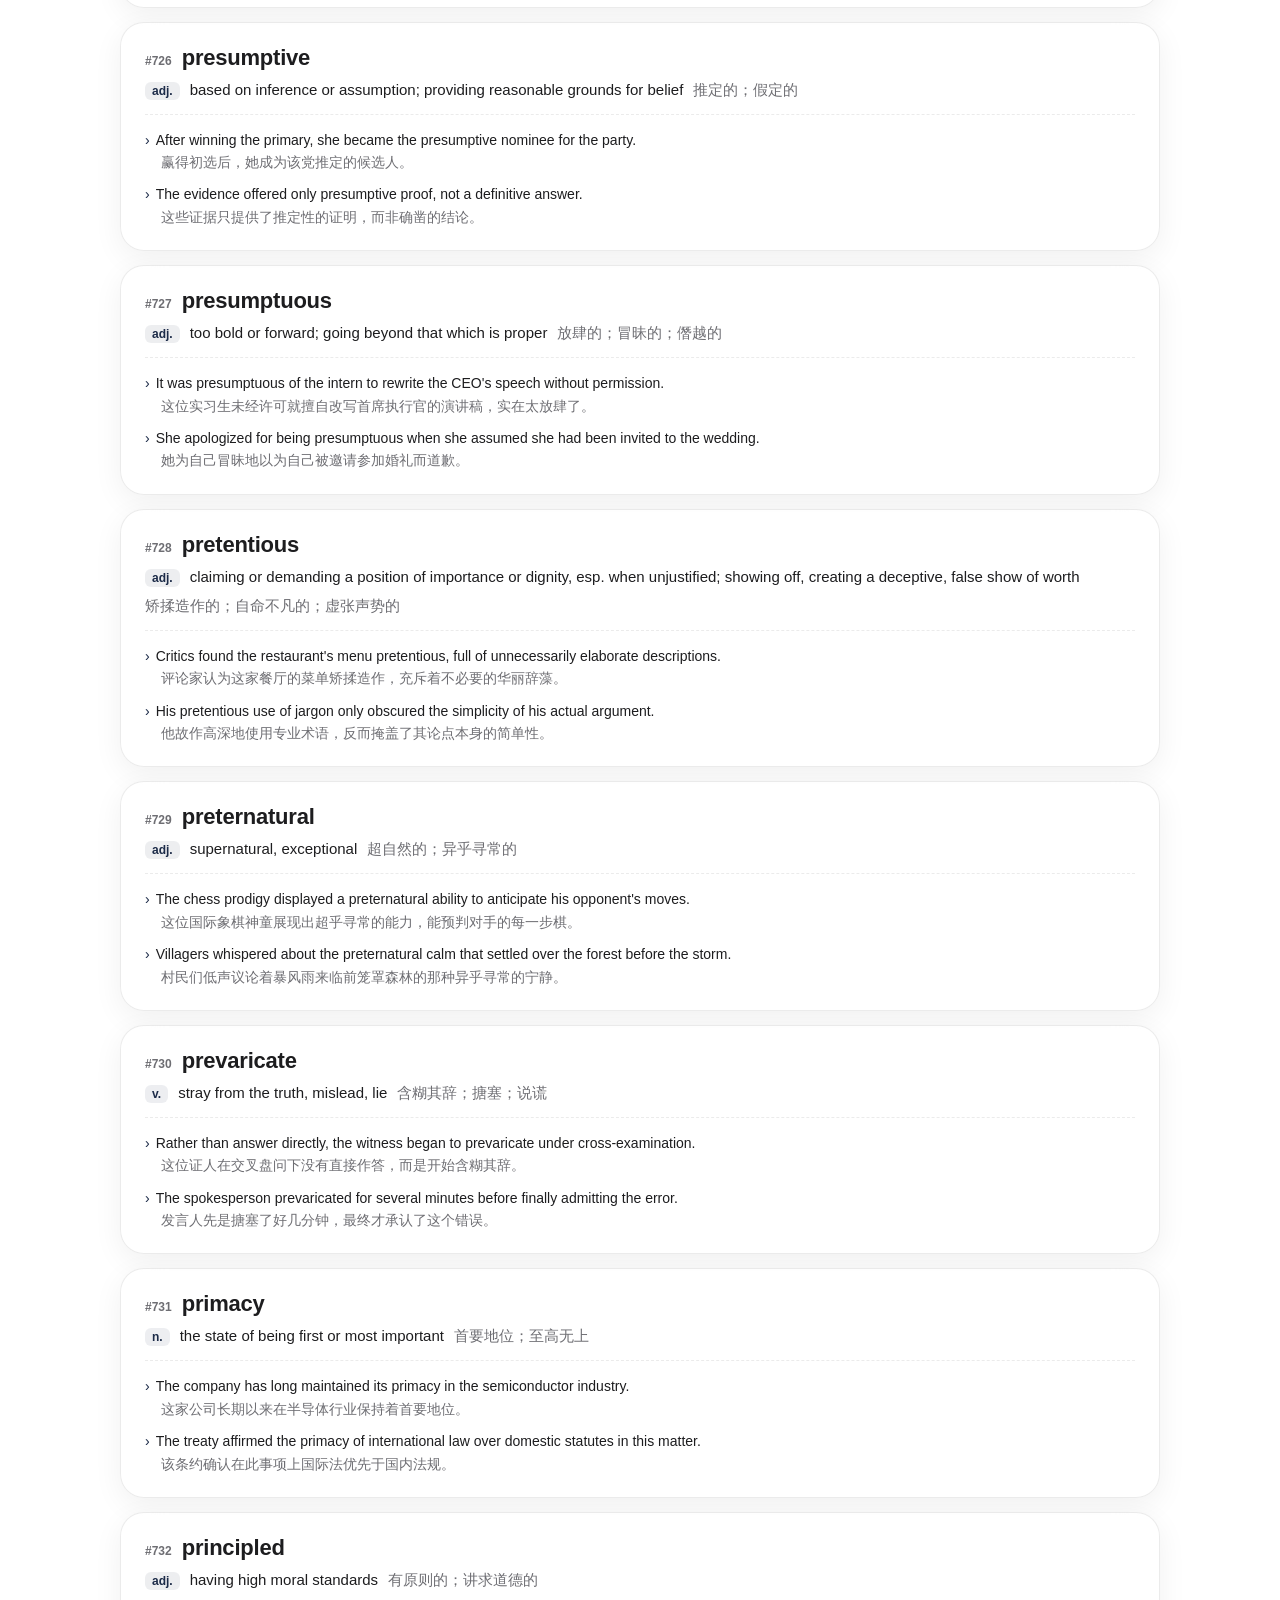
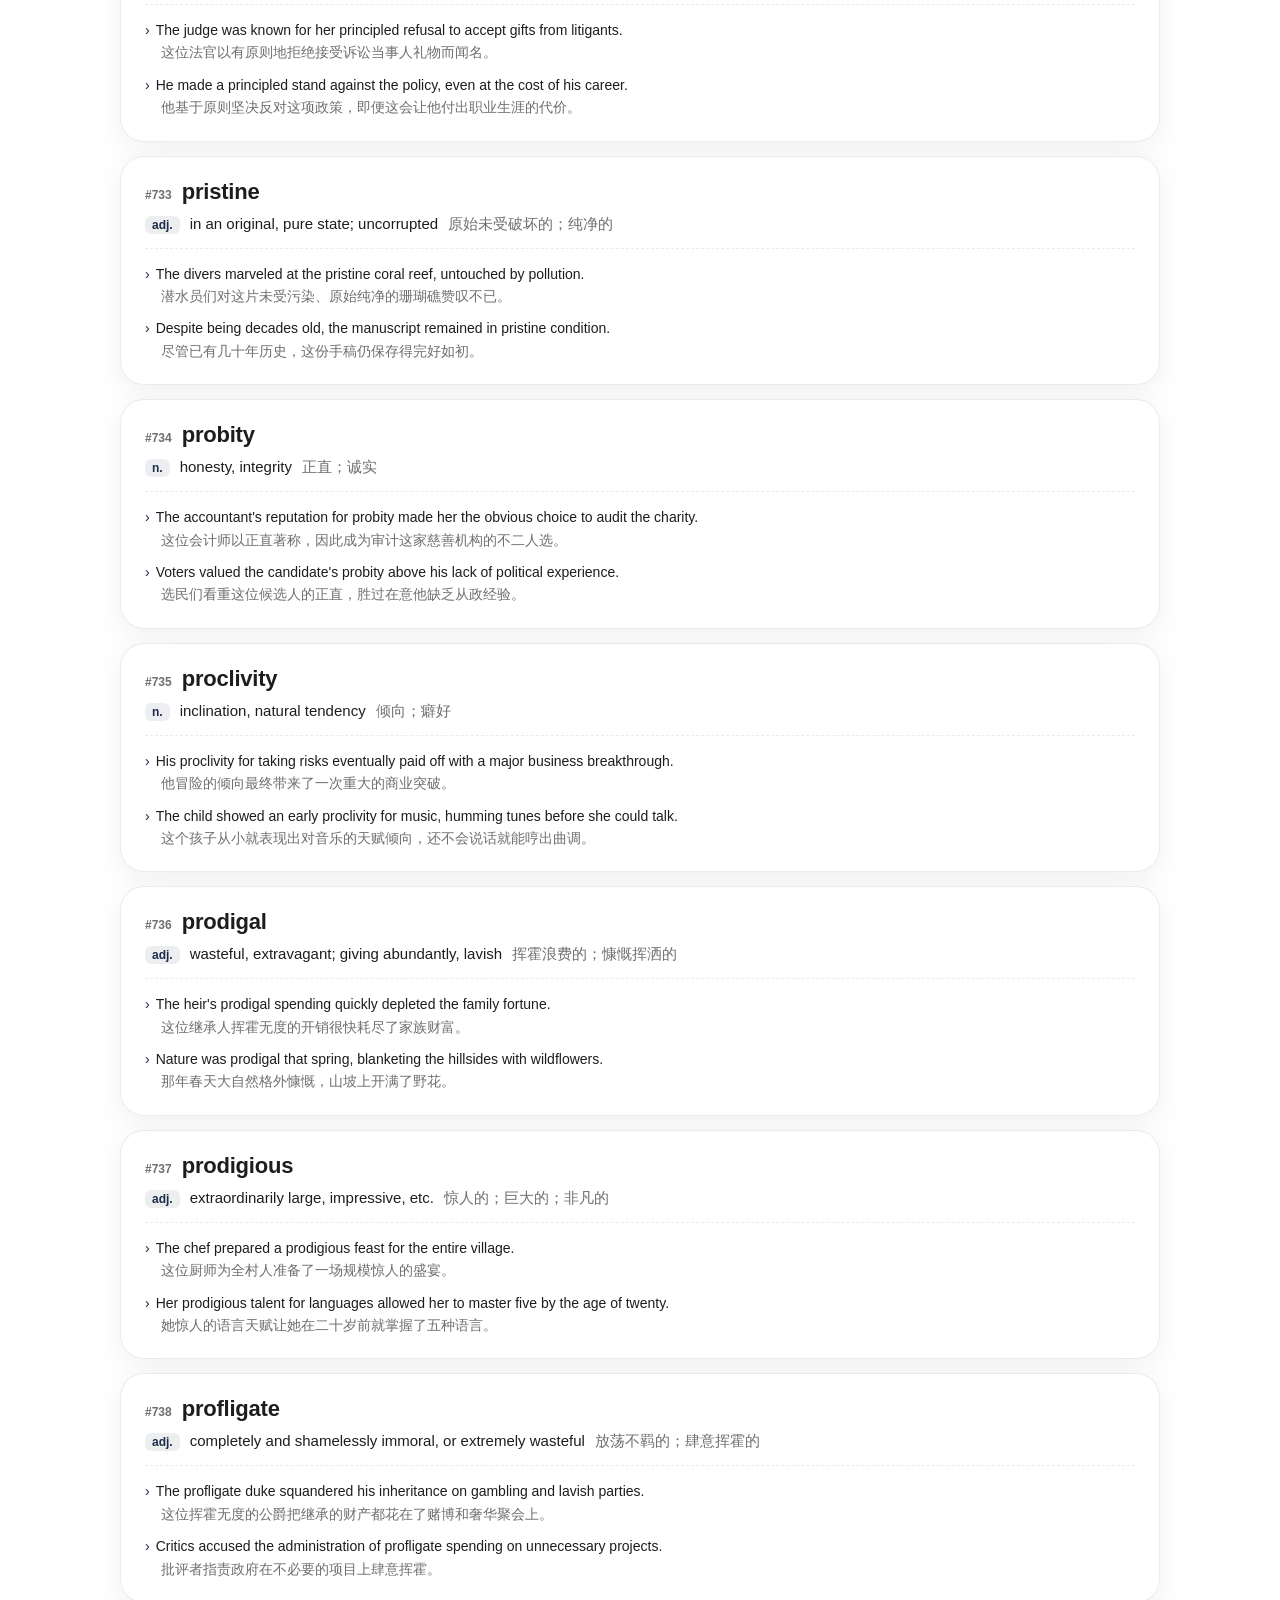
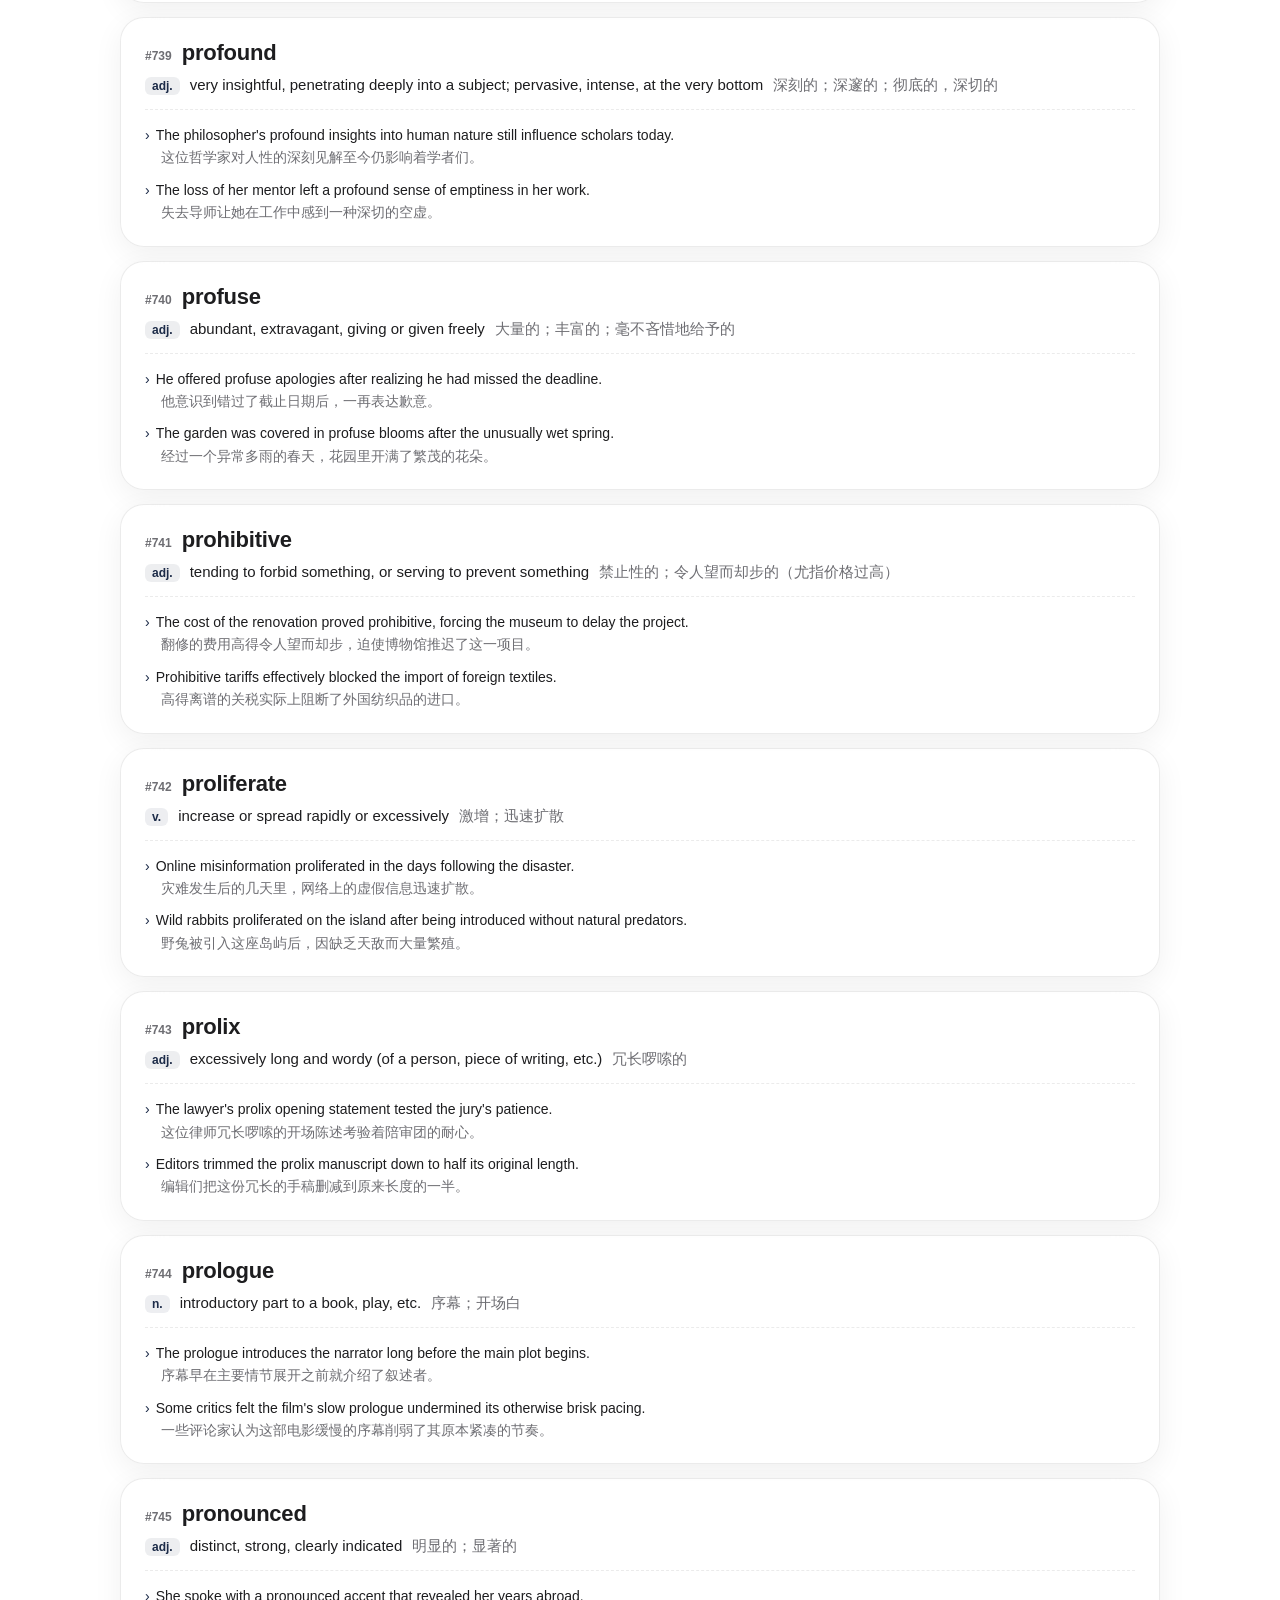
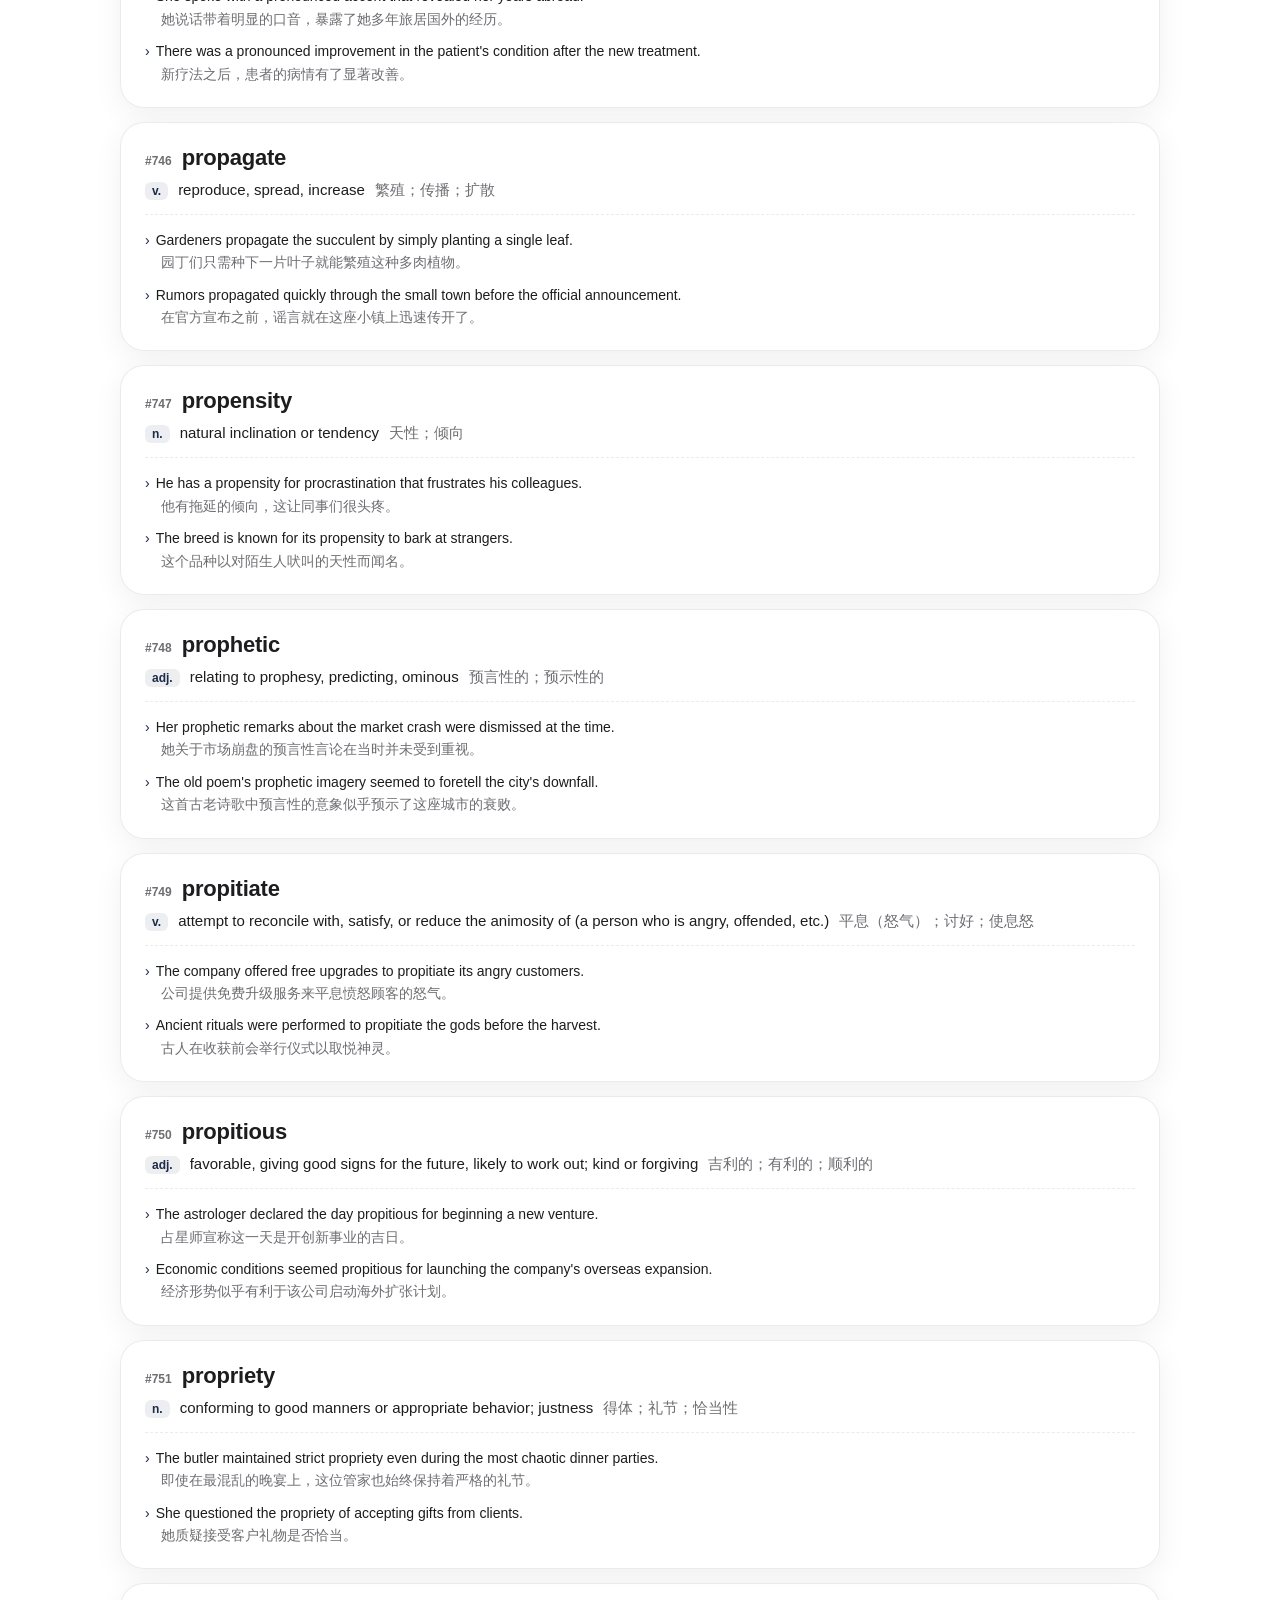
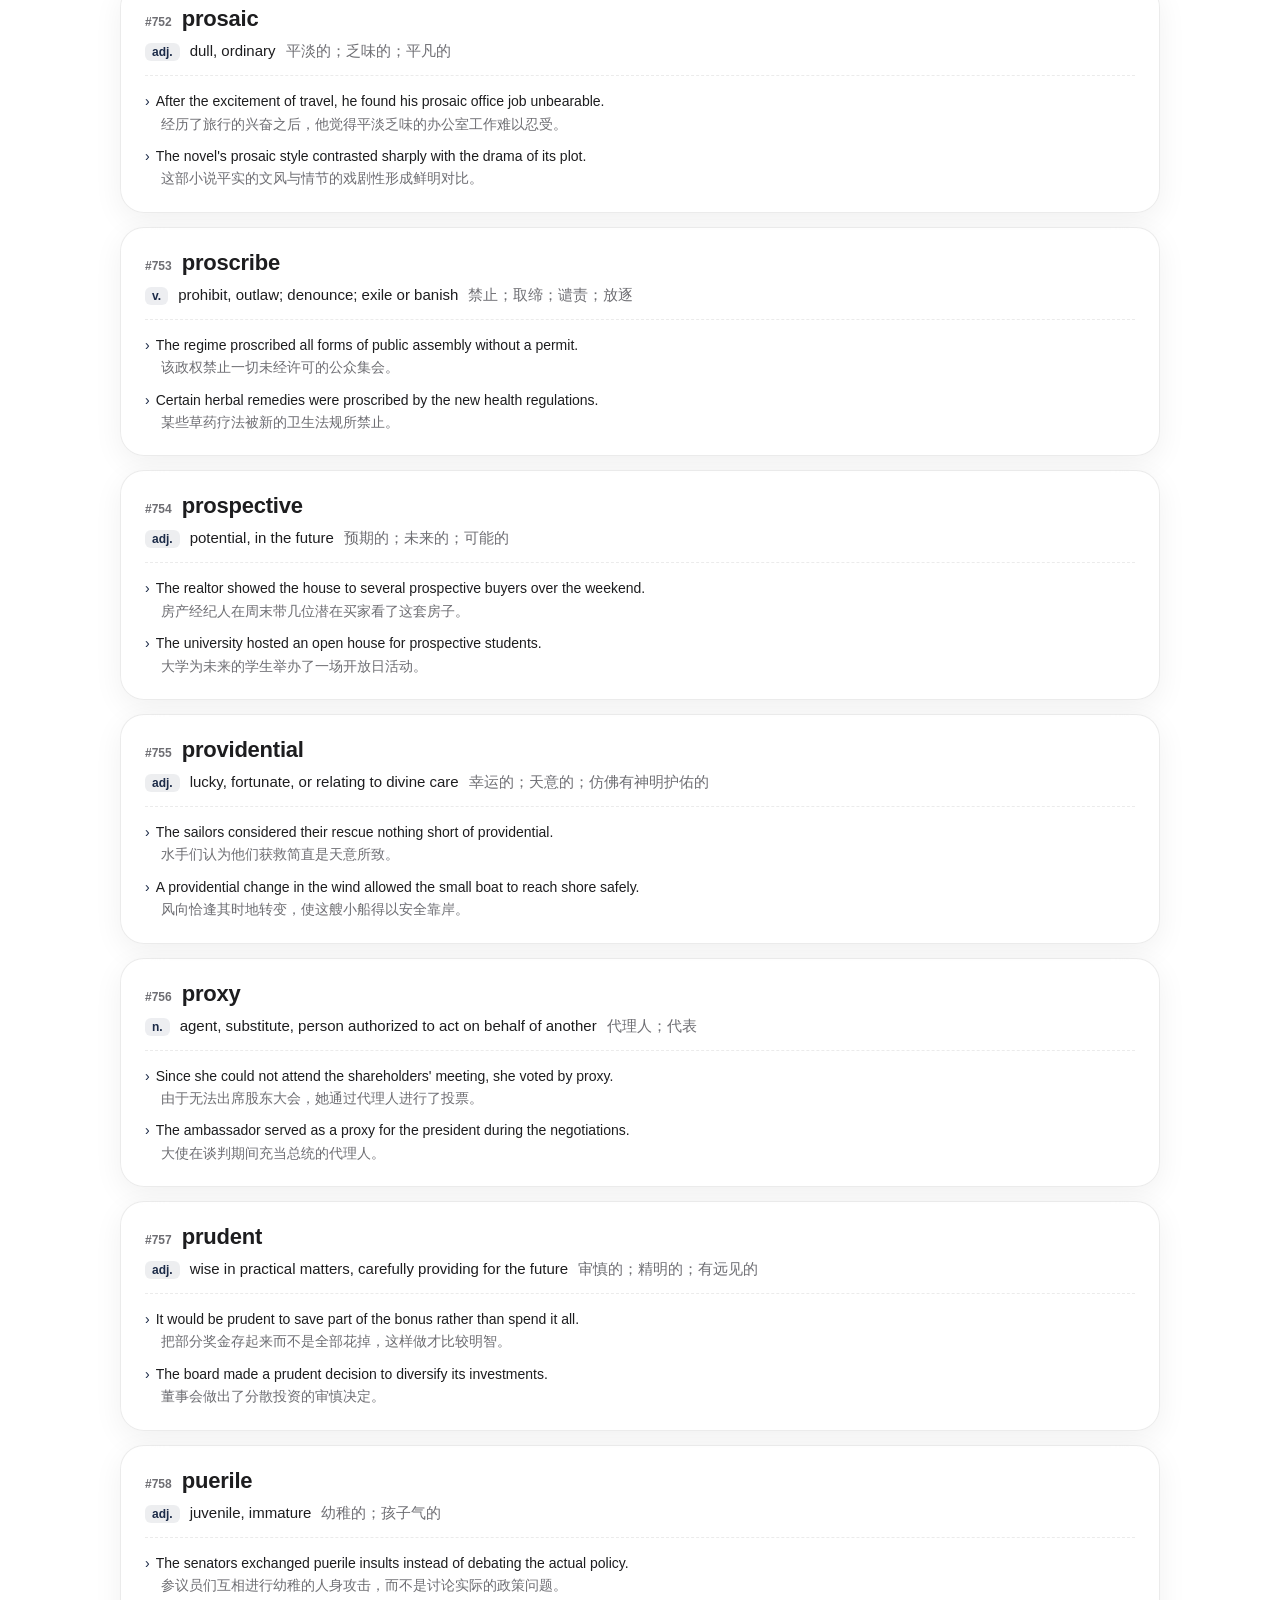
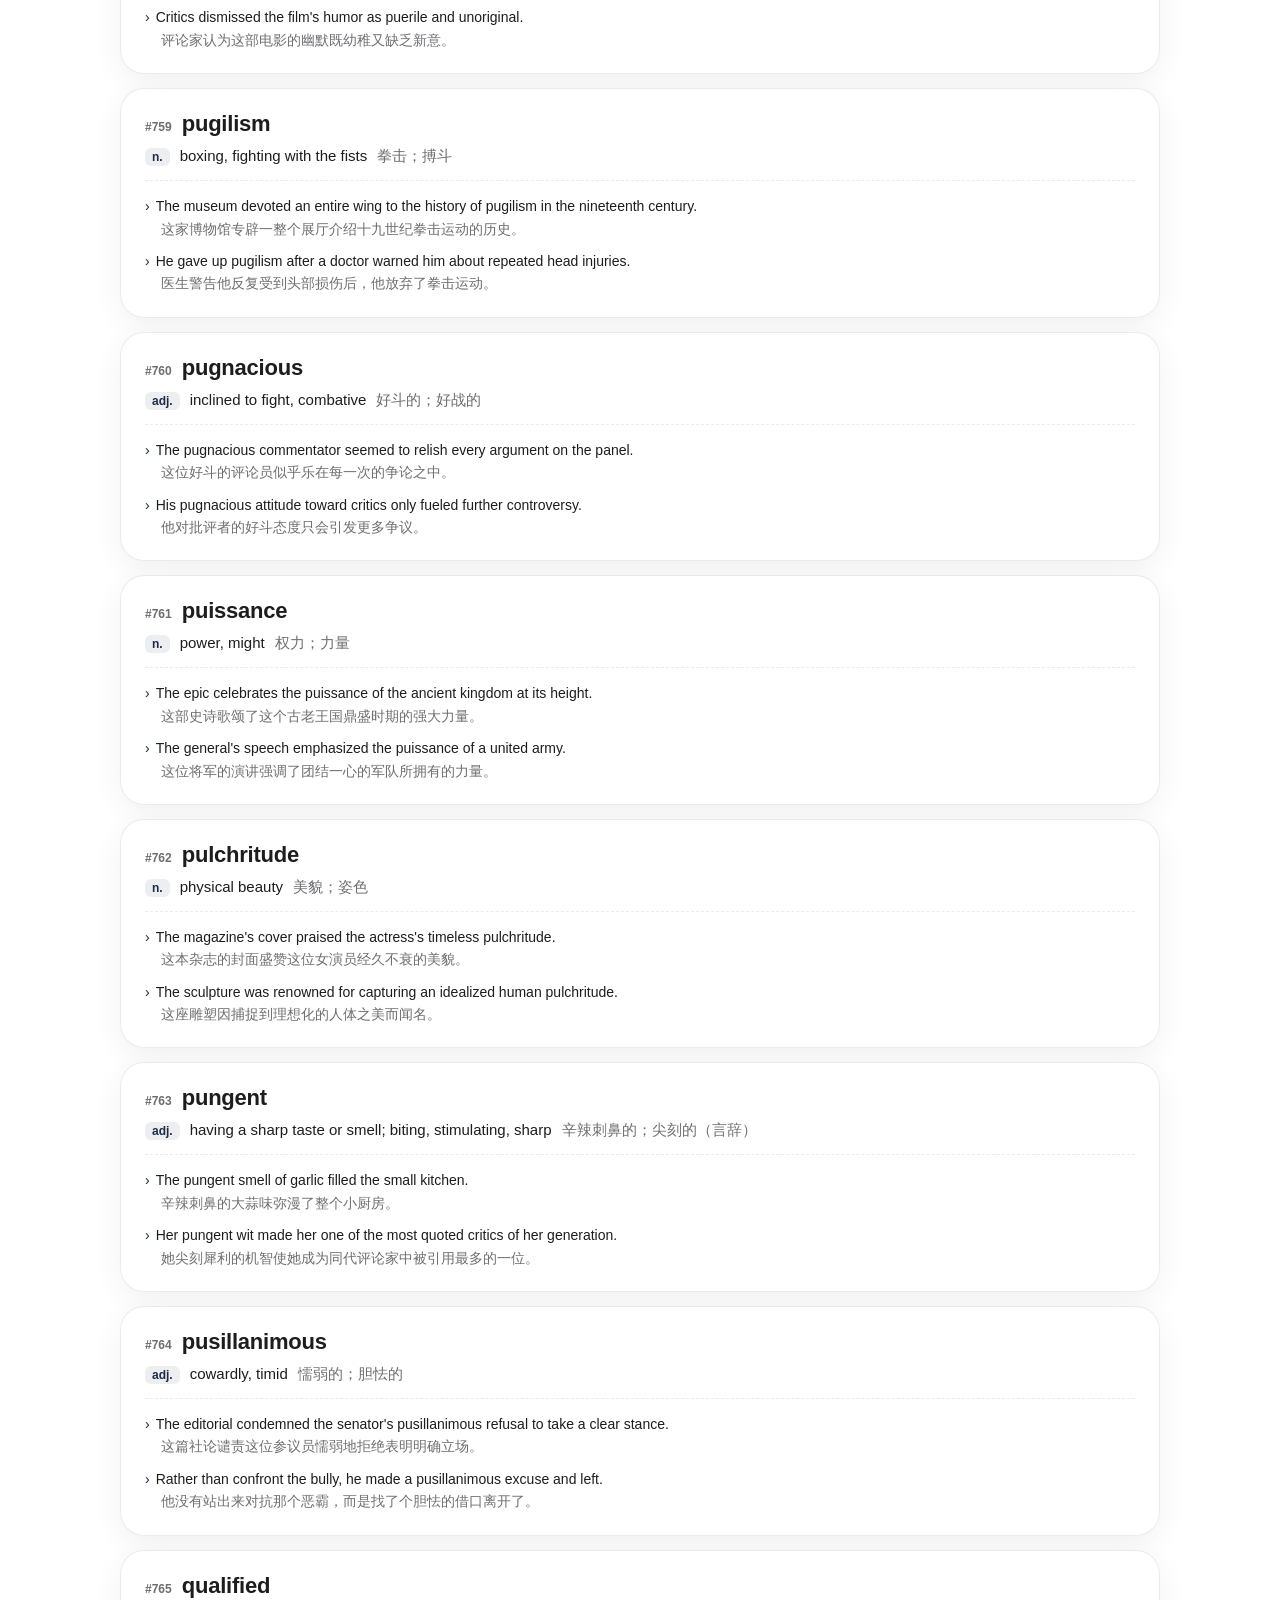
<file: pages/chunk-08.html>
<!DOCTYPE html>
<html lang="en">
<head>
<meta charset="UTF-8">
<meta name="viewport" content="width=device-width, initial-scale=1.0">
<title>Chunk 8 (701–800) · GRE Vocabulary Snapshot</title>
<link rel="icon" href="data:image/svg+xml,%3Csvg xmlns=%22http://www.w3.org/2000/svg%22 viewBox=%220 0 100 100%22%3E%3Crect width=%22100%22 height=%22100%22 rx=%2222%22 fill=%22%231C2B48%22/%3E%3Ctext x=%2250%22 y=%2266%22 font-size=%2258%22 text-anchor=%22middle%22 fill=%22white%22 font-family=%22Arial%22%3EM%3C/text%3E%3C/svg%3E">
<link rel="stylesheet" href="../assets/css/style.css">
</head>
<body data-chunk="8">
<div id="nav-mount"></div>

<main class="wrap">
  <header class="hero" style="padding:48px 0 8px;text-align:left">
    <h1 style="font-size:32px">Chunk 8</h1>
    <p style="text-align:left;margin:0">Words #701–800 (100 words), in alphabetical order. Each entry shows every sense with a Chinese definition, plus bilingual example sentences.</p>
  </header>

  <div class="glass search-bar">
    <input id="search-input" type="text" placeholder="Search this chunk…">
  </div>

  <div class="word-list" id="word-list"></div>

  <div class="pager">
    <a class="btn btn-secondary" href="chunk-07.html">← Chunk 7</a>
    <a class="btn btn-secondary" href="vocabulary.html">All chunks</a>
    <a class="btn btn-secondary" href="chunk-09.html">Chunk 9 →</a>
  </div>
</main>

<div id="footer-mount"></div>

<script src="../assets/js/common.js"></script>
<script src="../assets/js/chunk-page.js"></script>
<script>GRE.injectNav("vocabulary"); GRE.injectFooter();</script>
</body>
</html>
</file>
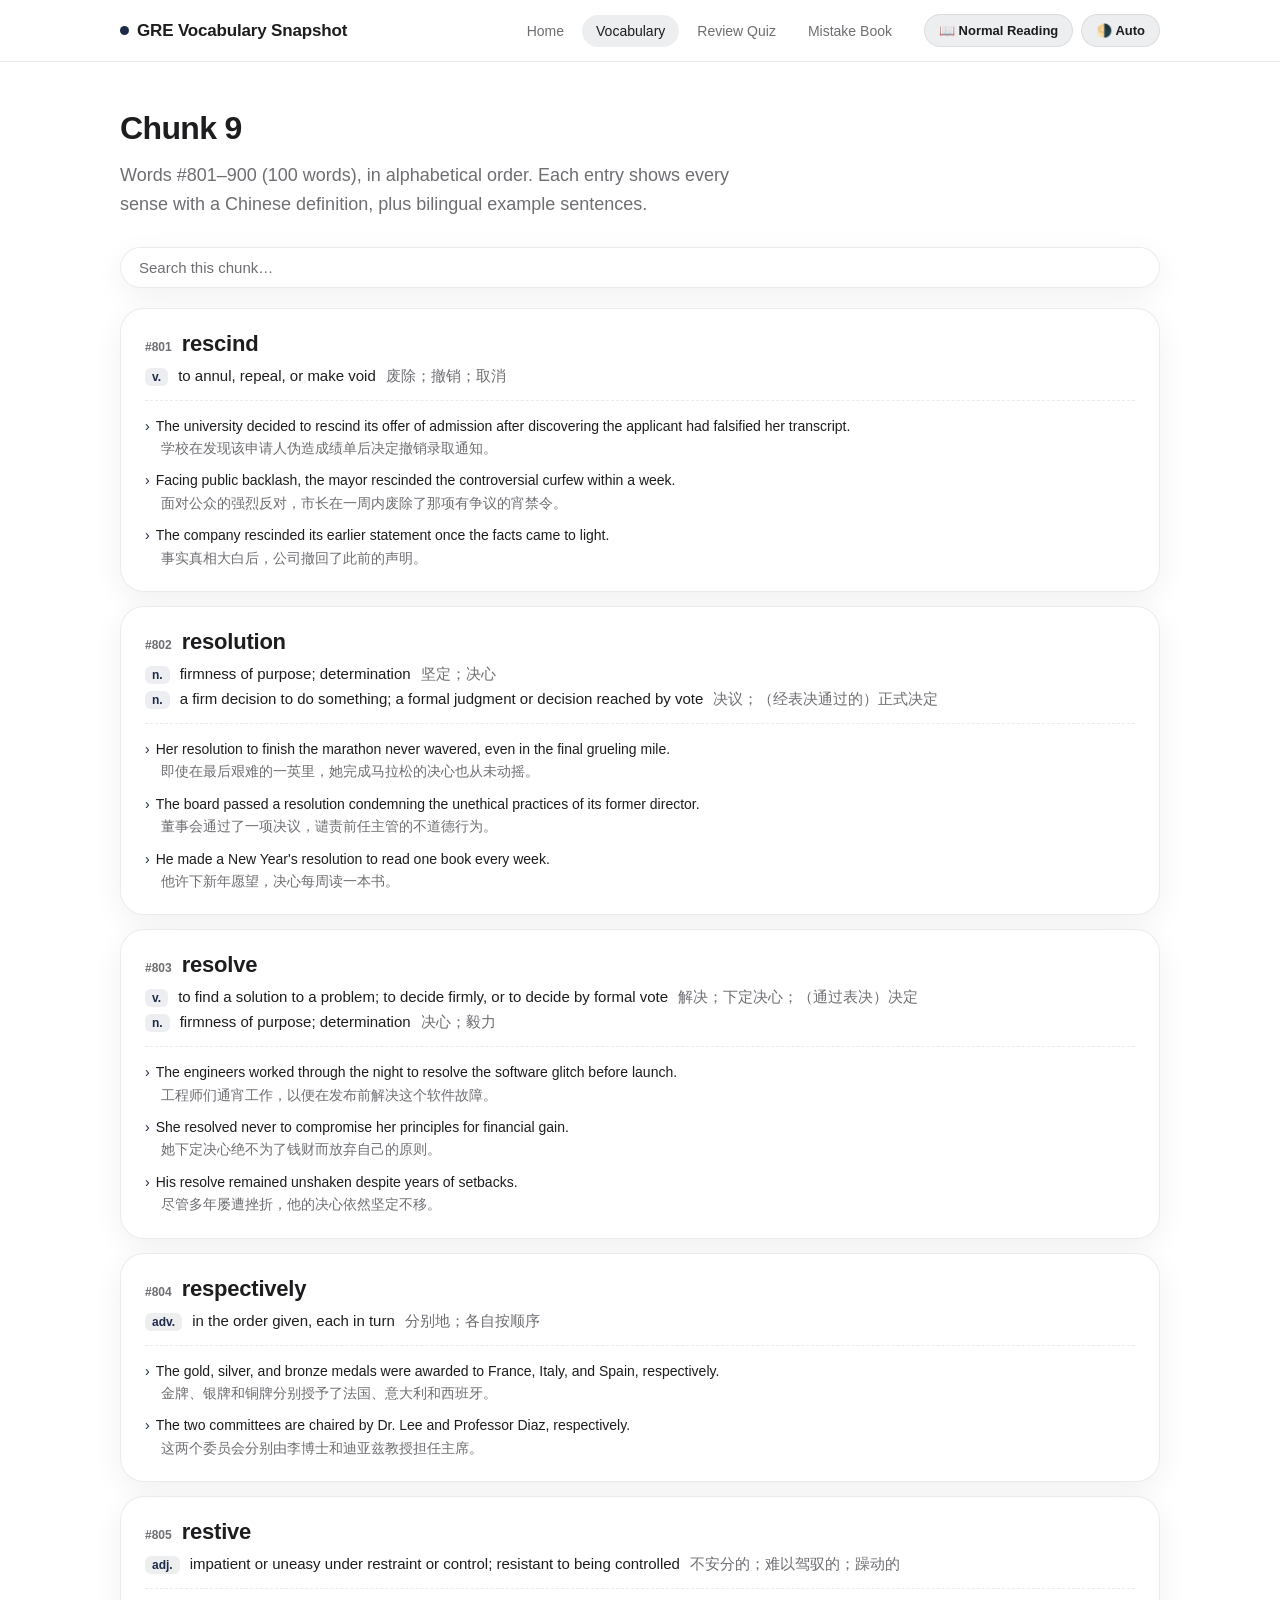
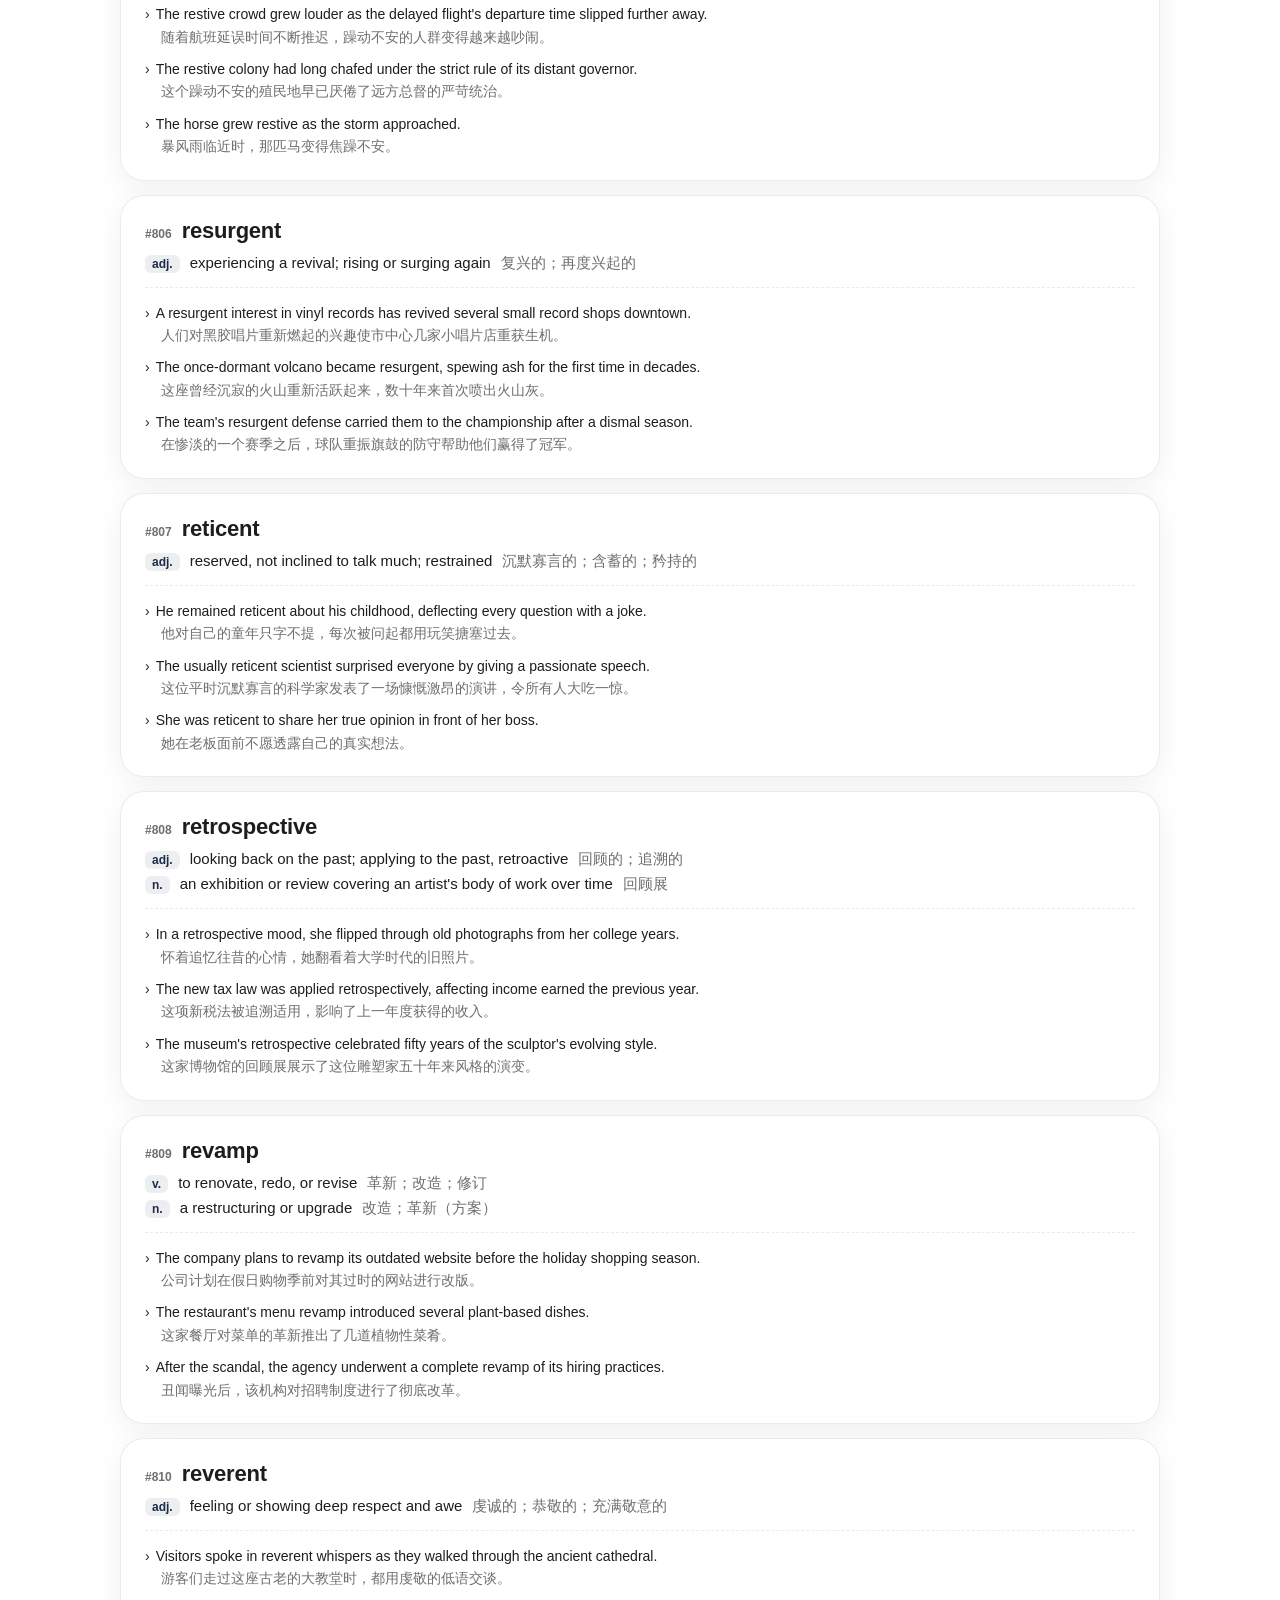
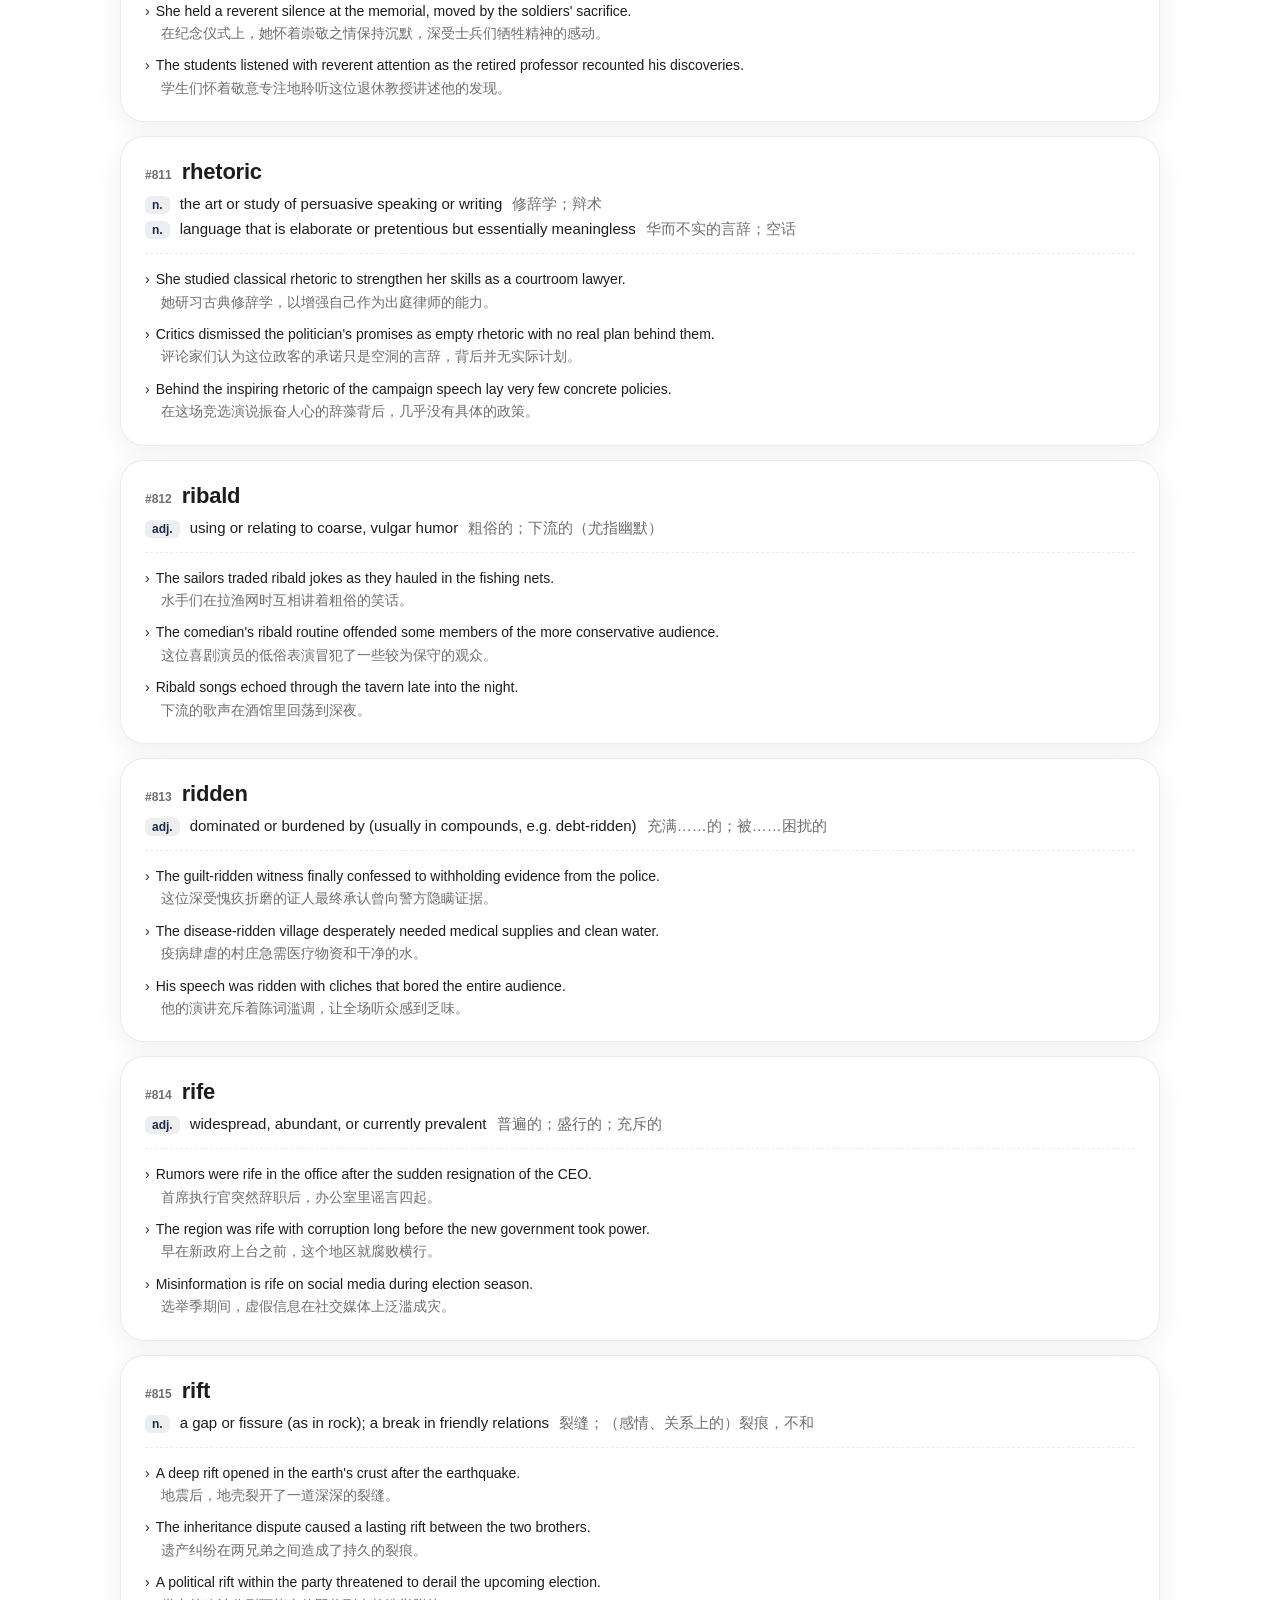
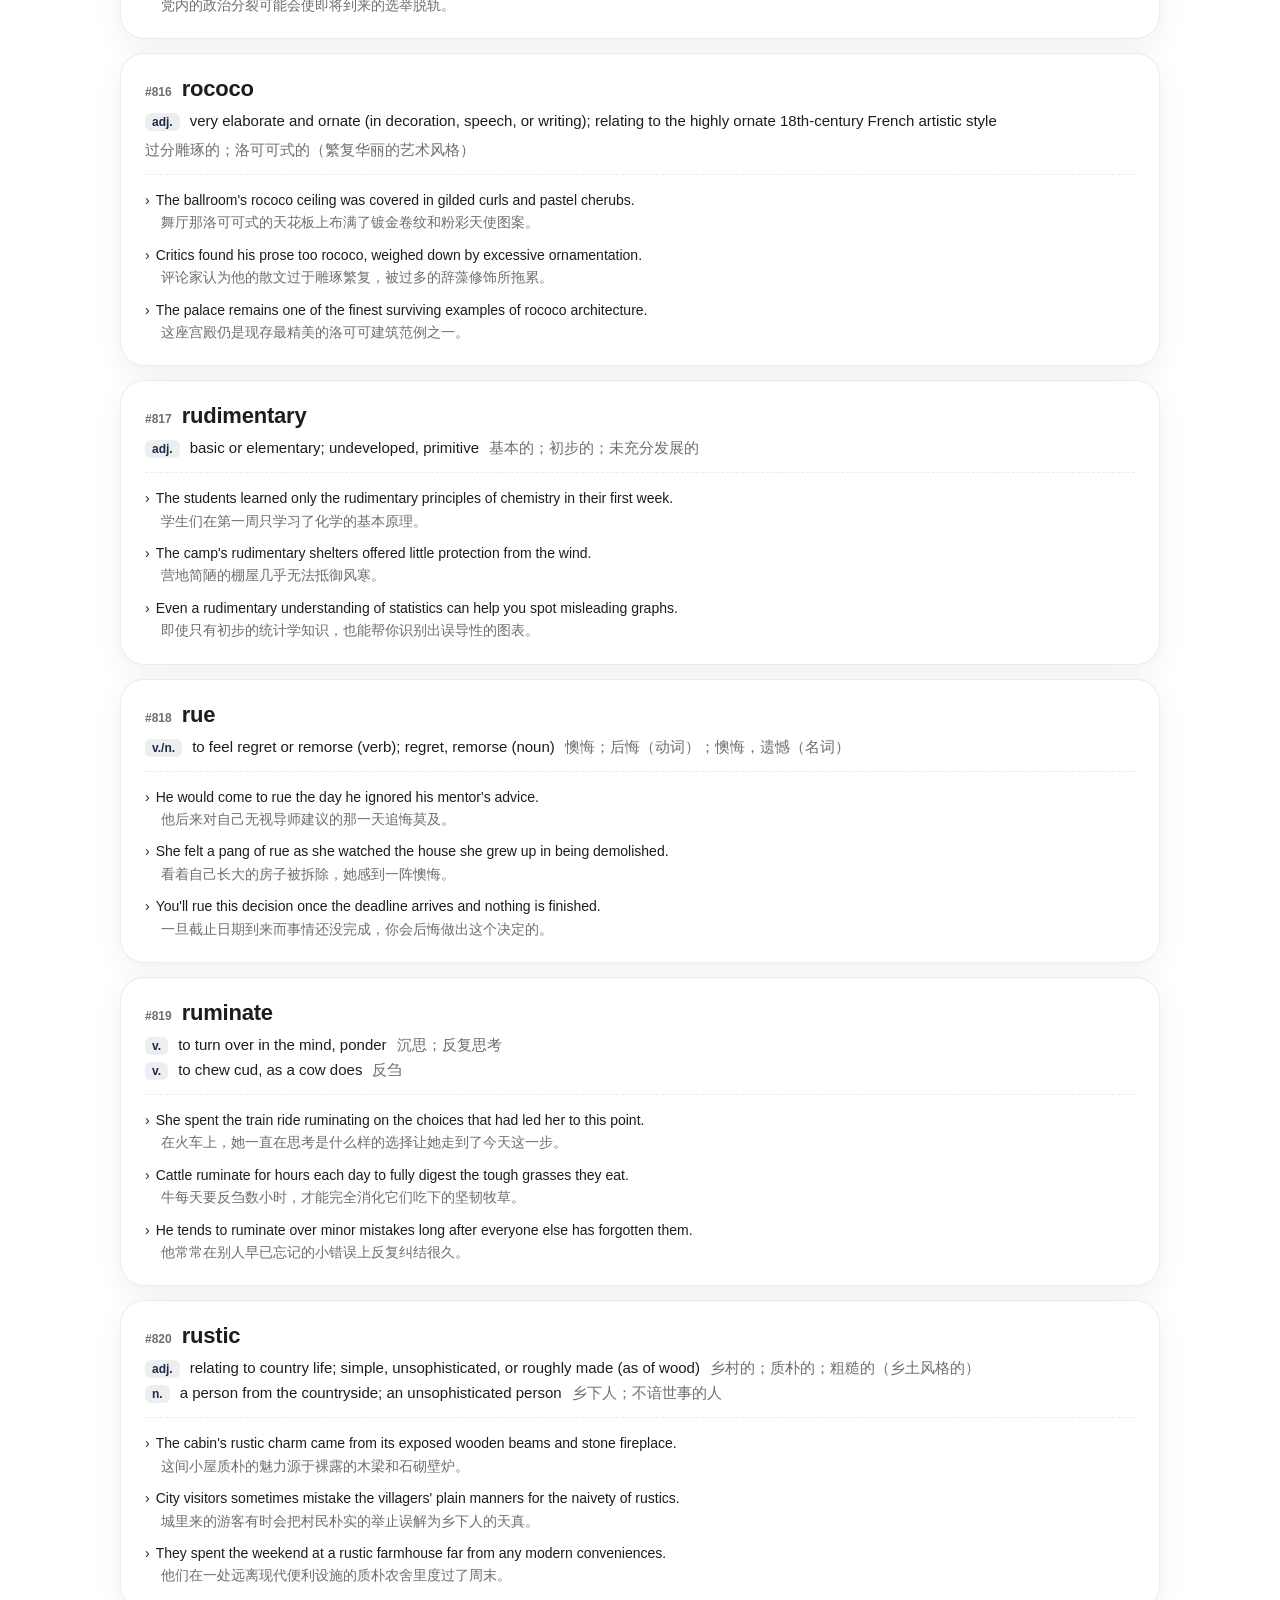
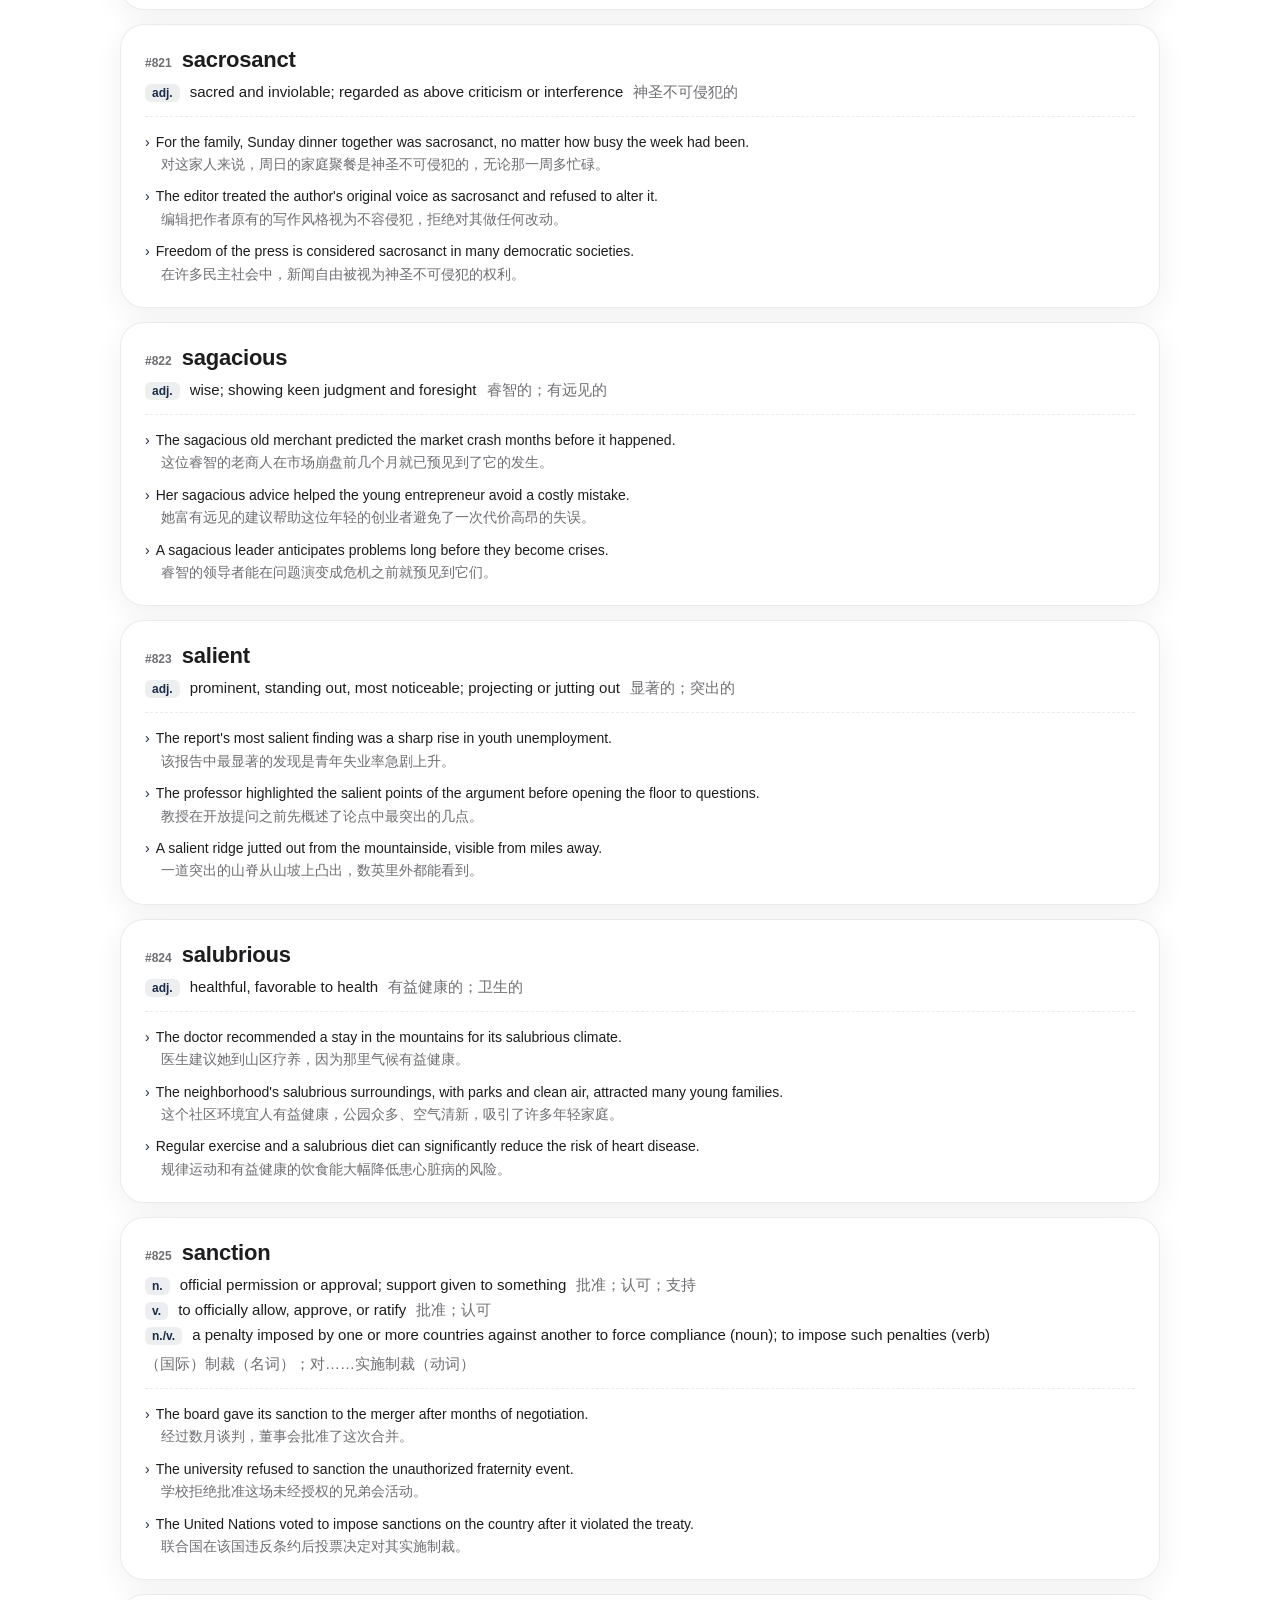
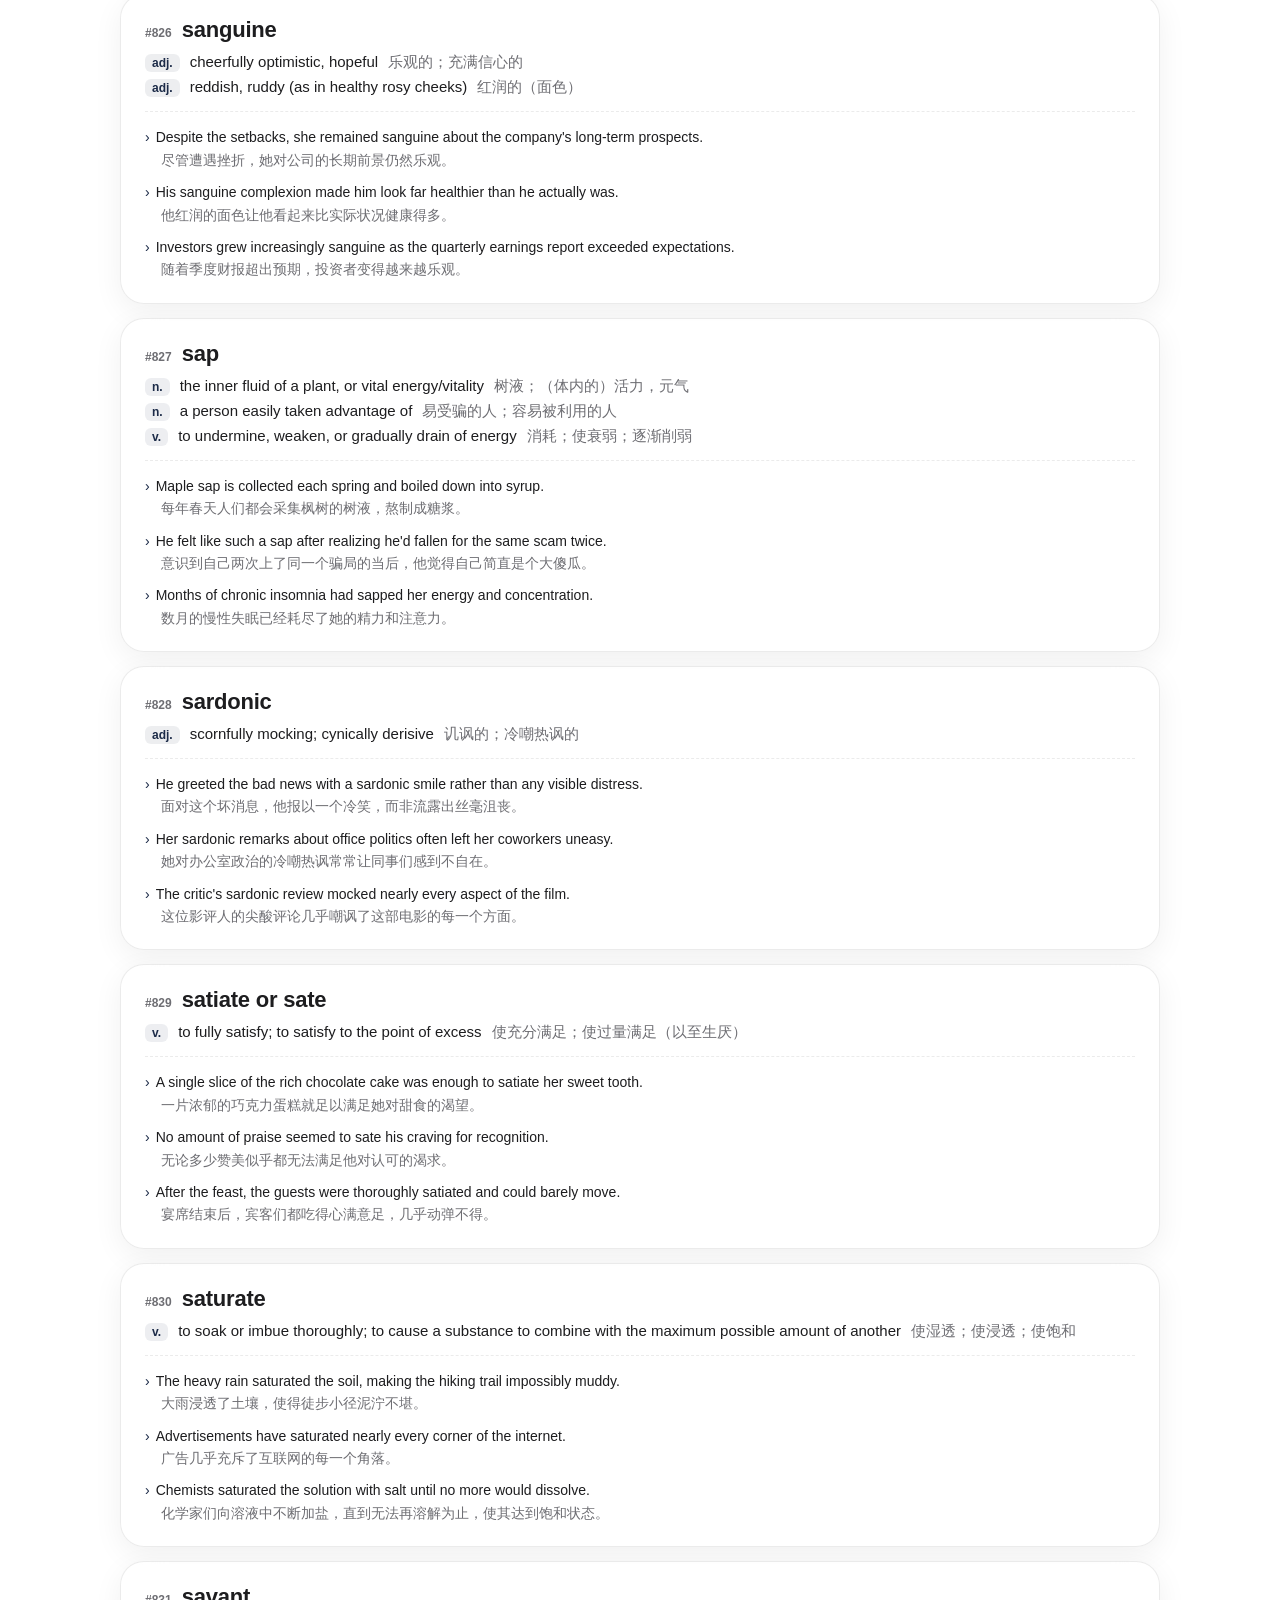
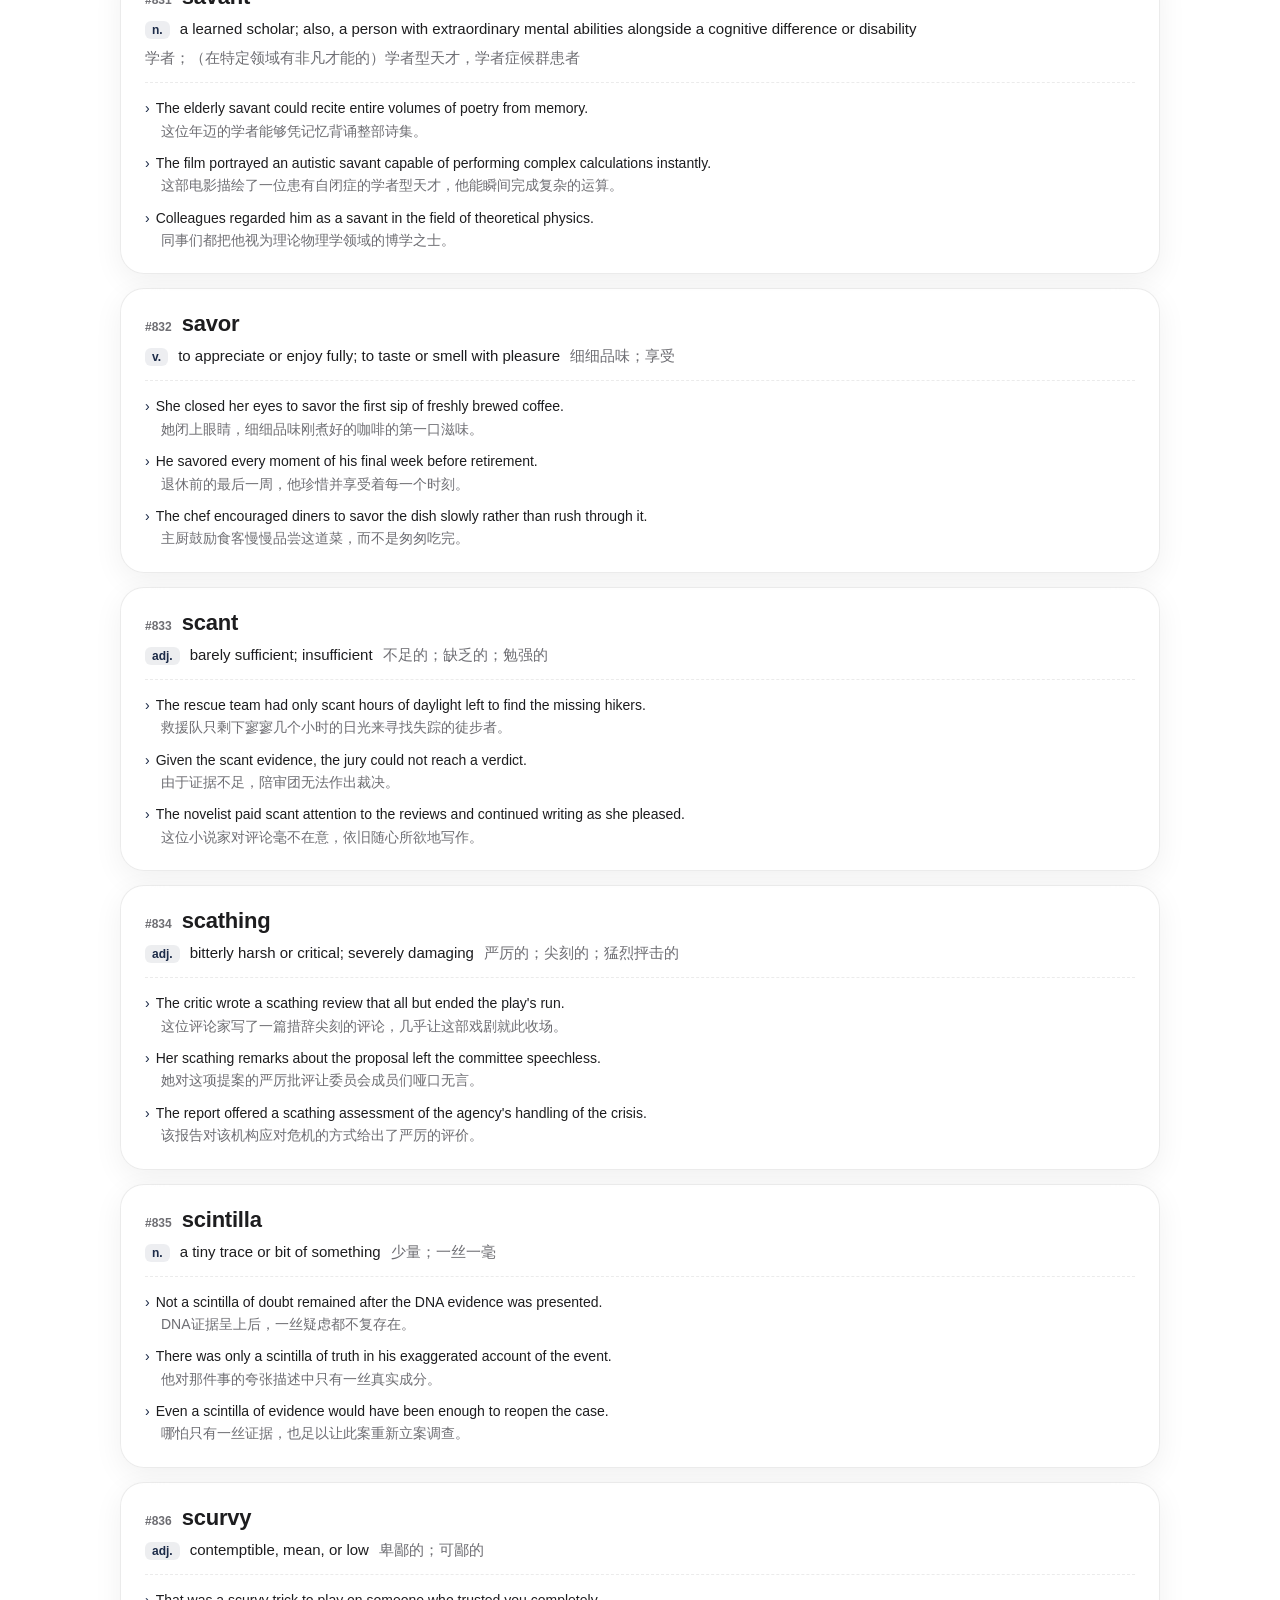
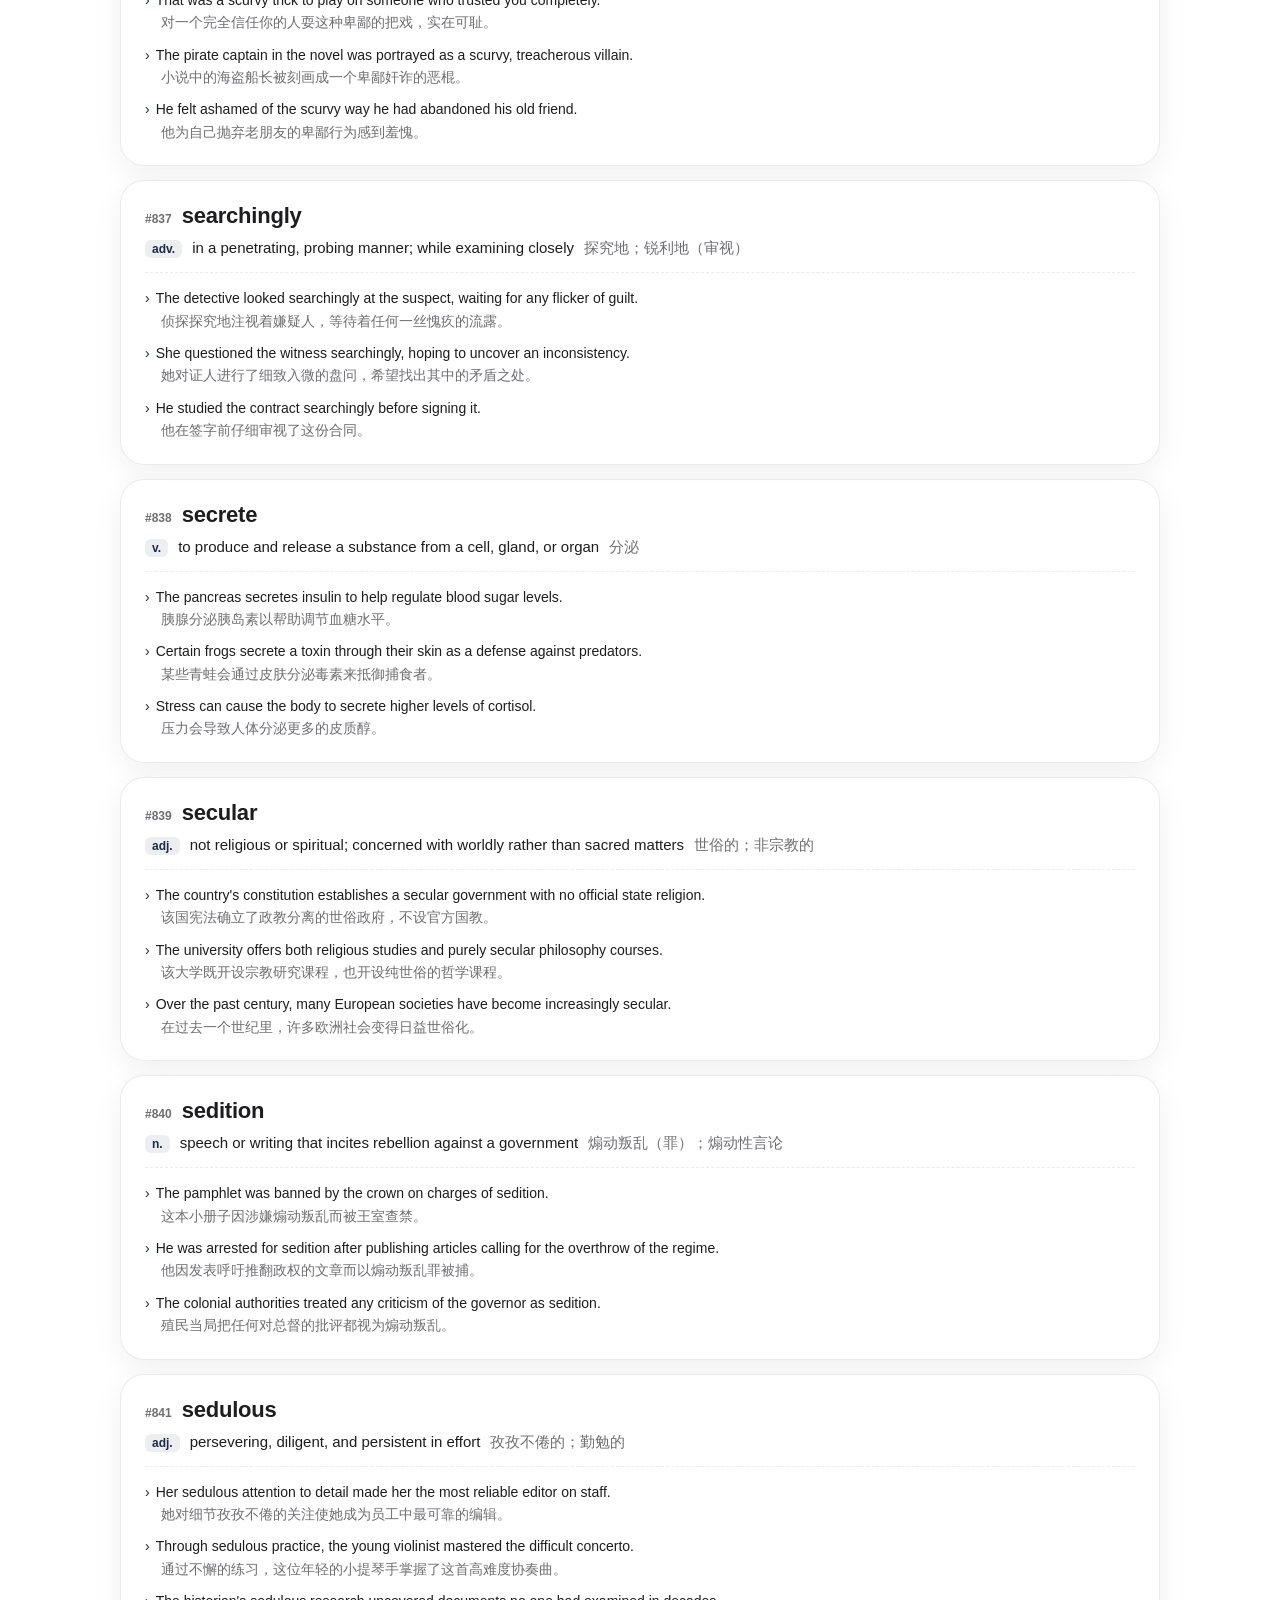
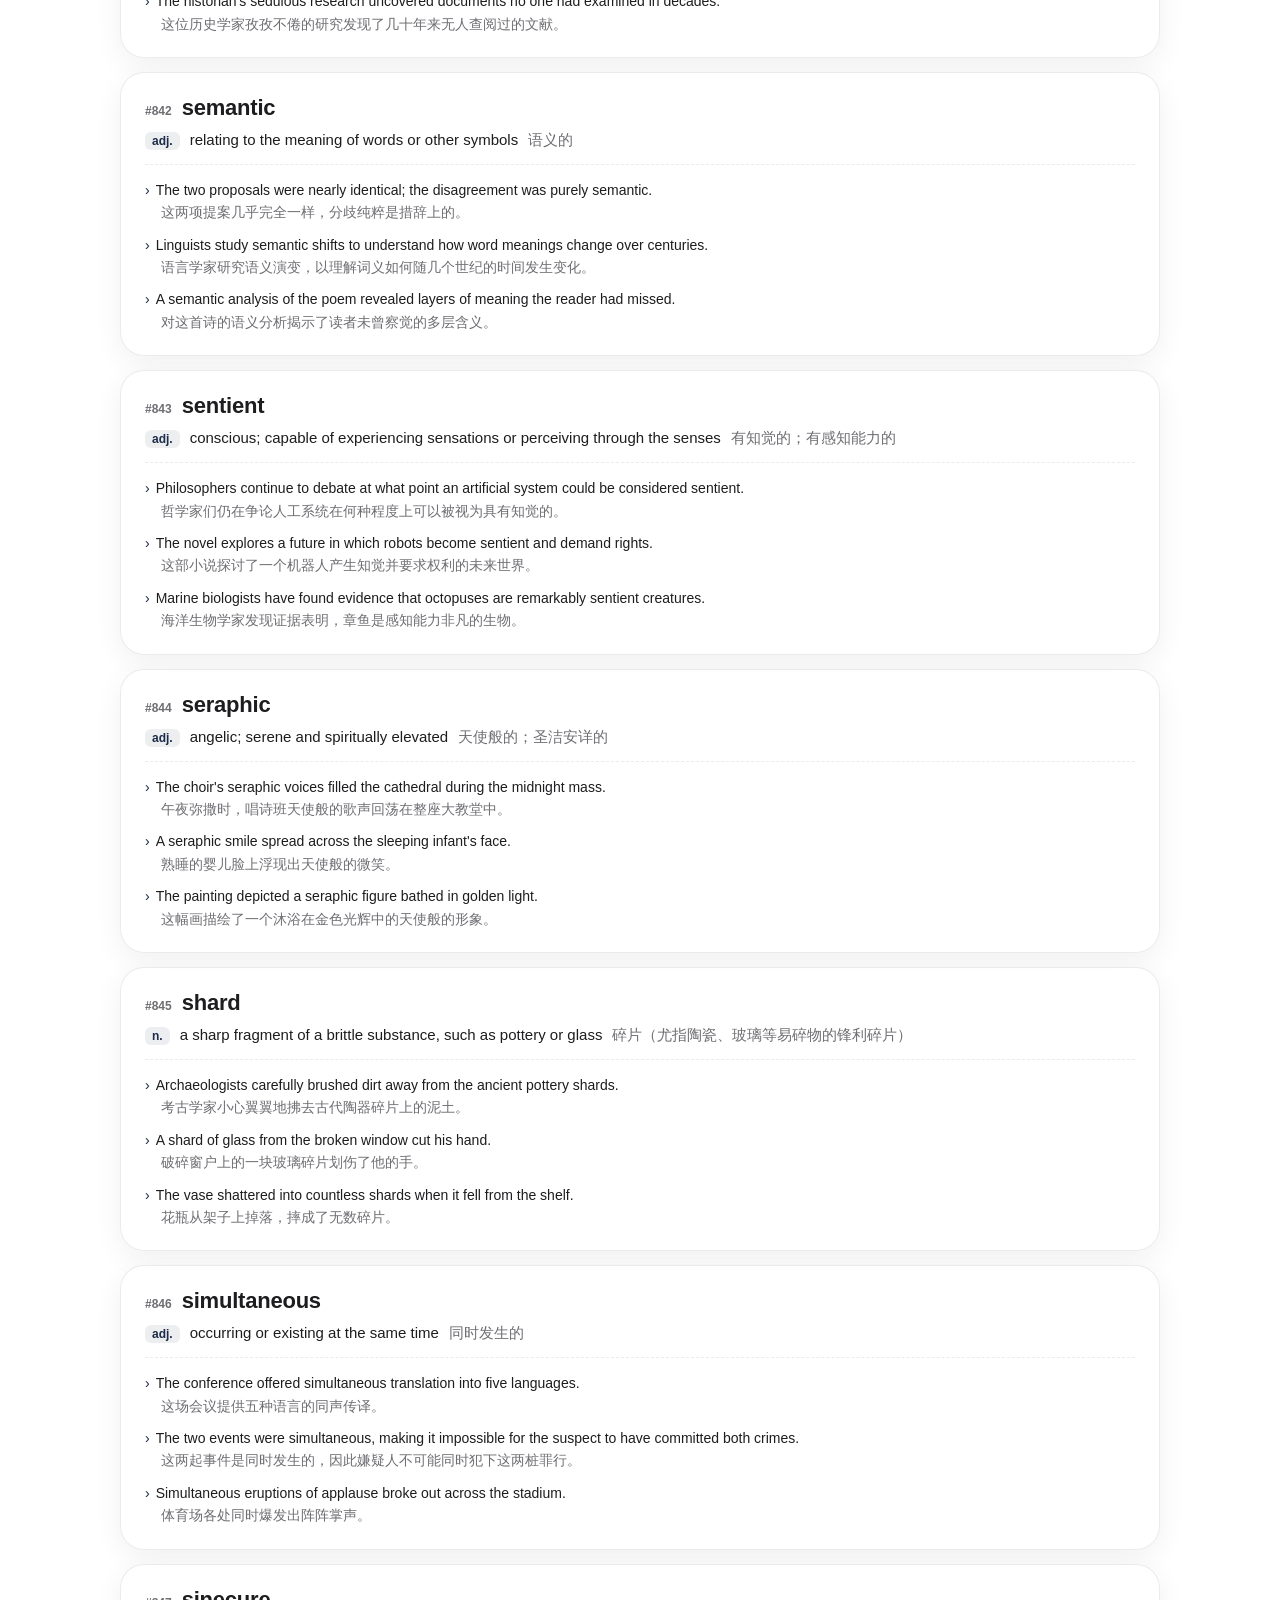
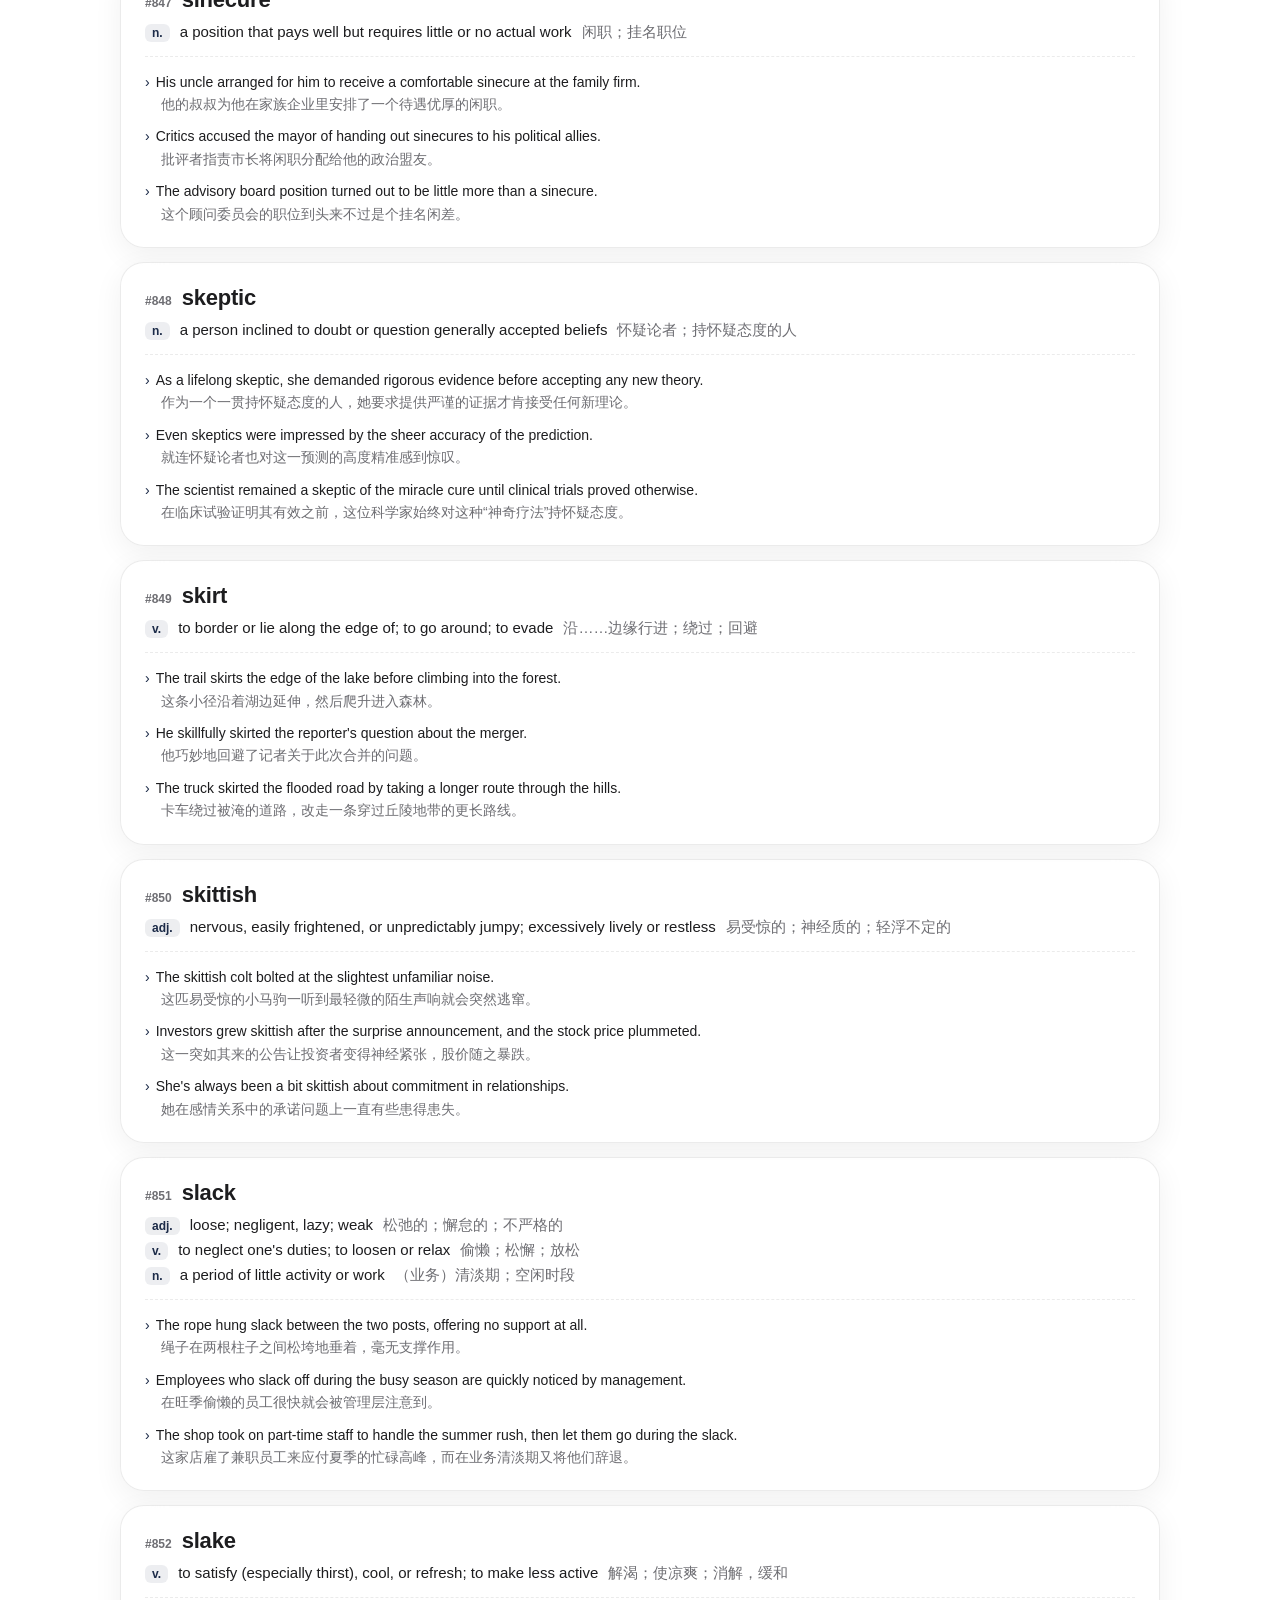
<file: pages/chunk-09.html>
<!DOCTYPE html>
<html lang="en">
<head>
<meta charset="UTF-8">
<meta name="viewport" content="width=device-width, initial-scale=1.0">
<title>Chunk 9 (801–900) · GRE Vocabulary Snapshot</title>
<link rel="icon" href="data:image/svg+xml,%3Csvg xmlns=%22http://www.w3.org/2000/svg%22 viewBox=%220 0 100 100%22%3E%3Crect width=%22100%22 height=%22100%22 rx=%2222%22 fill=%22%231C2B48%22/%3E%3Ctext x=%2250%22 y=%2266%22 font-size=%2258%22 text-anchor=%22middle%22 fill=%22white%22 font-family=%22Arial%22%3EM%3C/text%3E%3C/svg%3E">
<link rel="stylesheet" href="../assets/css/style.css">
</head>
<body data-chunk="9">
<div id="nav-mount"></div>

<main class="wrap">
  <header class="hero" style="padding:48px 0 8px;text-align:left">
    <h1 style="font-size:32px">Chunk 9</h1>
    <p style="text-align:left;margin:0">Words #801–900 (100 words), in alphabetical order. Each entry shows every sense with a Chinese definition, plus bilingual example sentences.</p>
  </header>

  <div class="glass search-bar">
    <input id="search-input" type="text" placeholder="Search this chunk…">
  </div>

  <div class="word-list" id="word-list"></div>

  <div class="pager">
    <a class="btn btn-secondary" href="chunk-08.html">← Chunk 8</a>
    <a class="btn btn-secondary" href="vocabulary.html">All chunks</a>
    <a class="btn btn-secondary" href="chunk-10.html">Chunk 10 →</a>
  </div>
</main>

<div id="footer-mount"></div>

<script src="../assets/js/common.js"></script>
<script src="../assets/js/chunk-page.js"></script>
<script>GRE.injectNav("vocabulary"); GRE.injectFooter();</script>
</body>
</html>
</file>
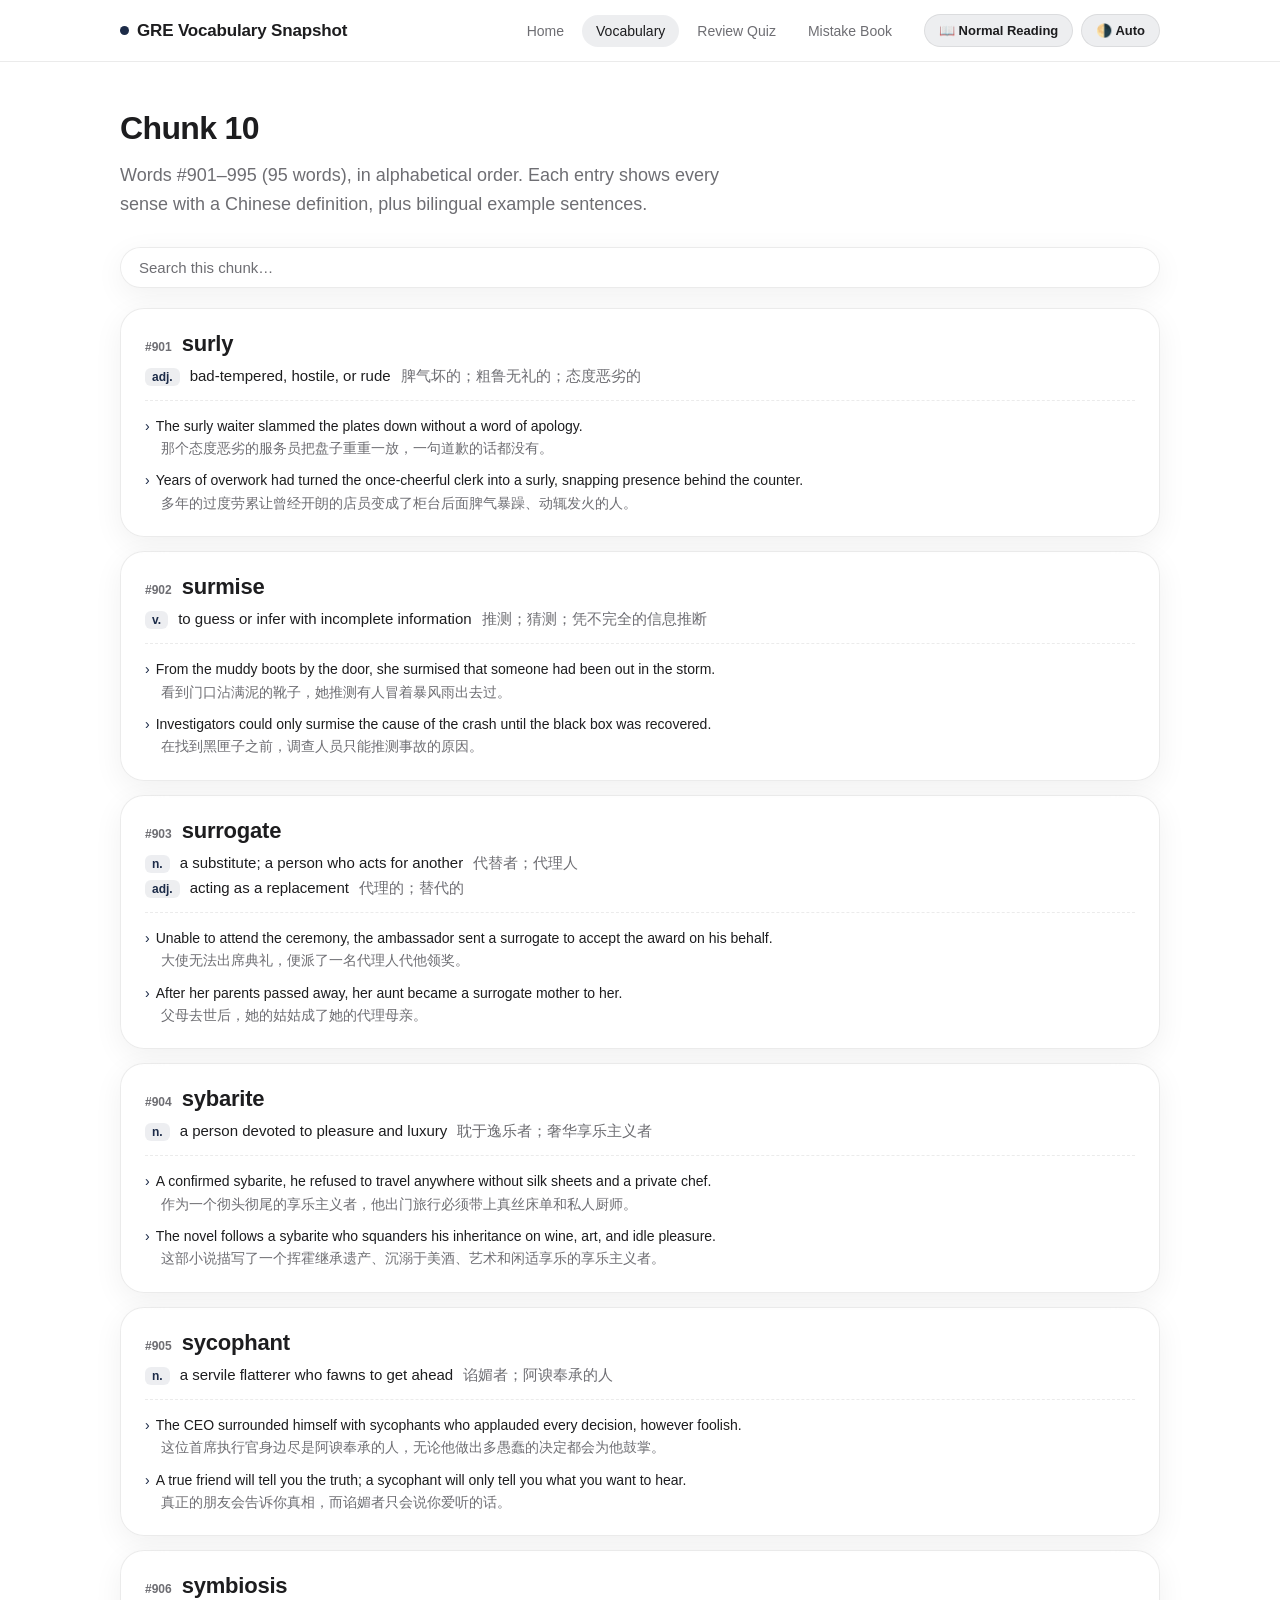
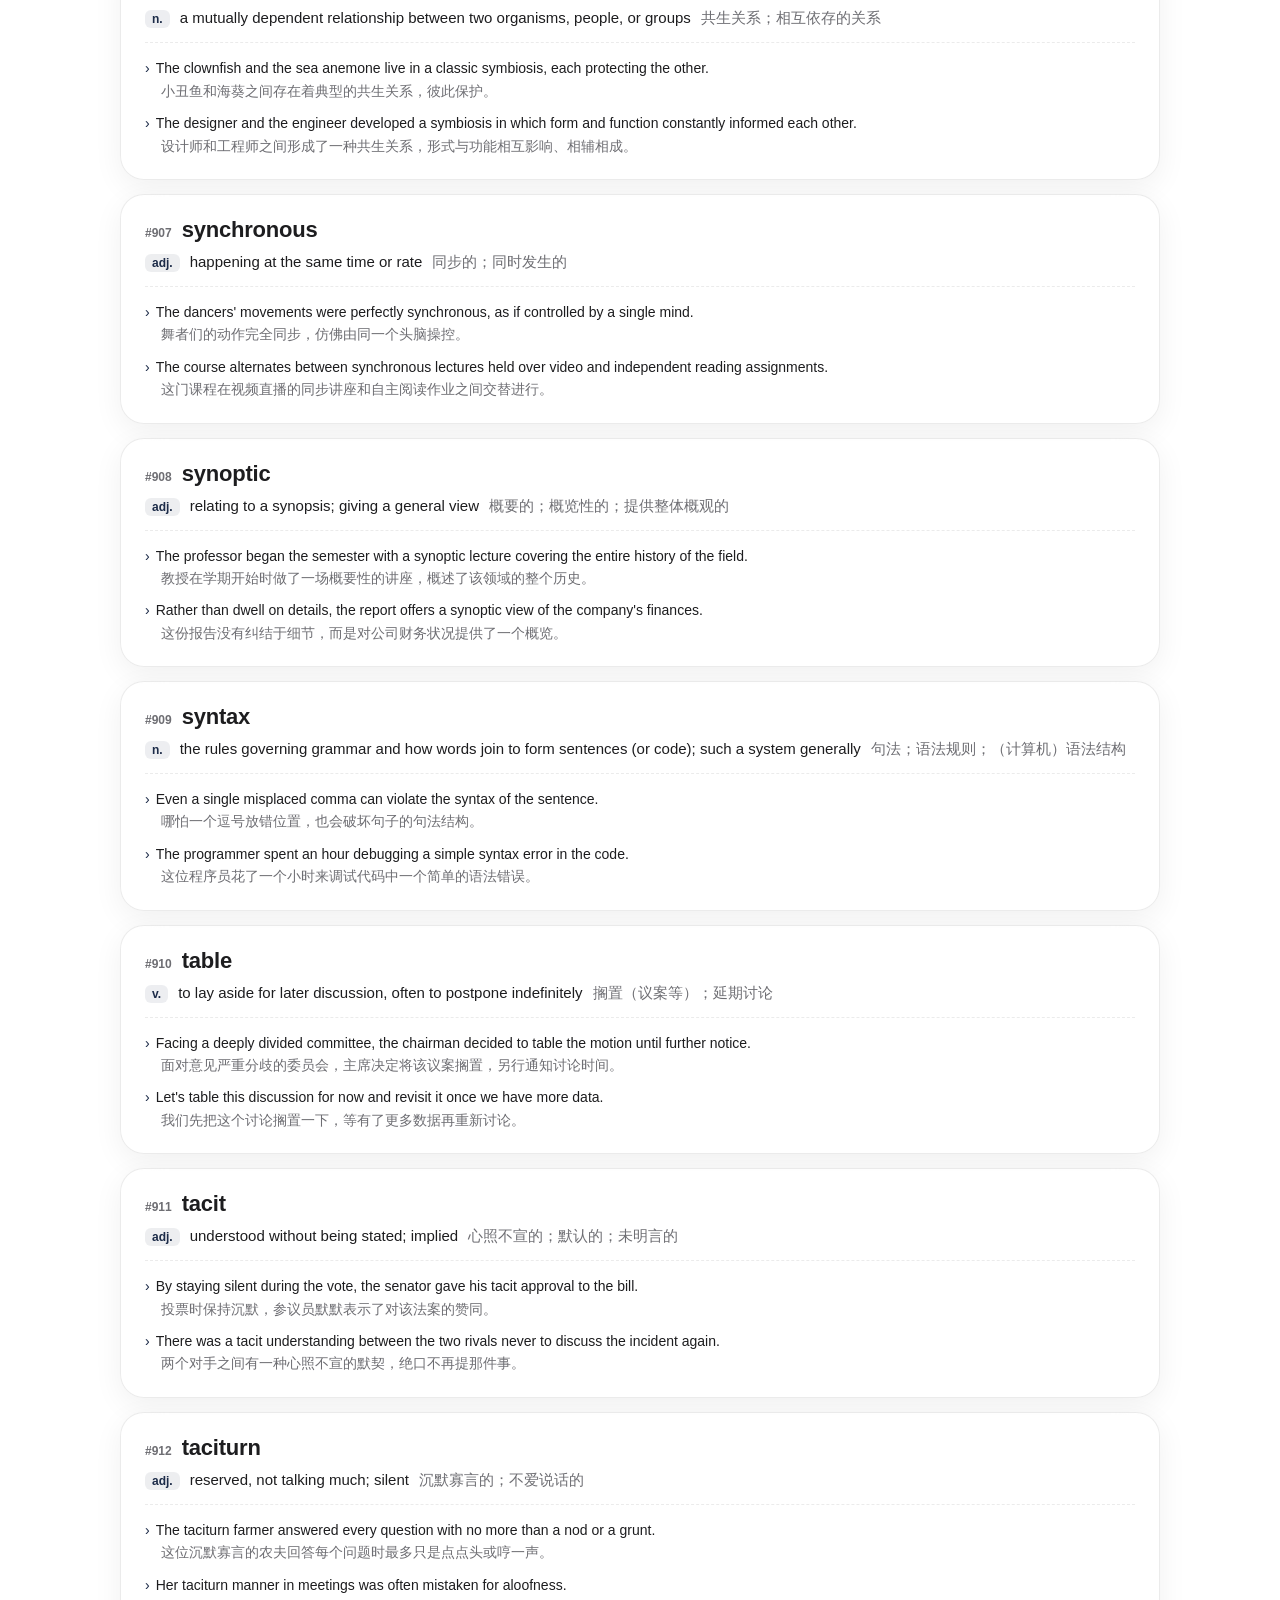
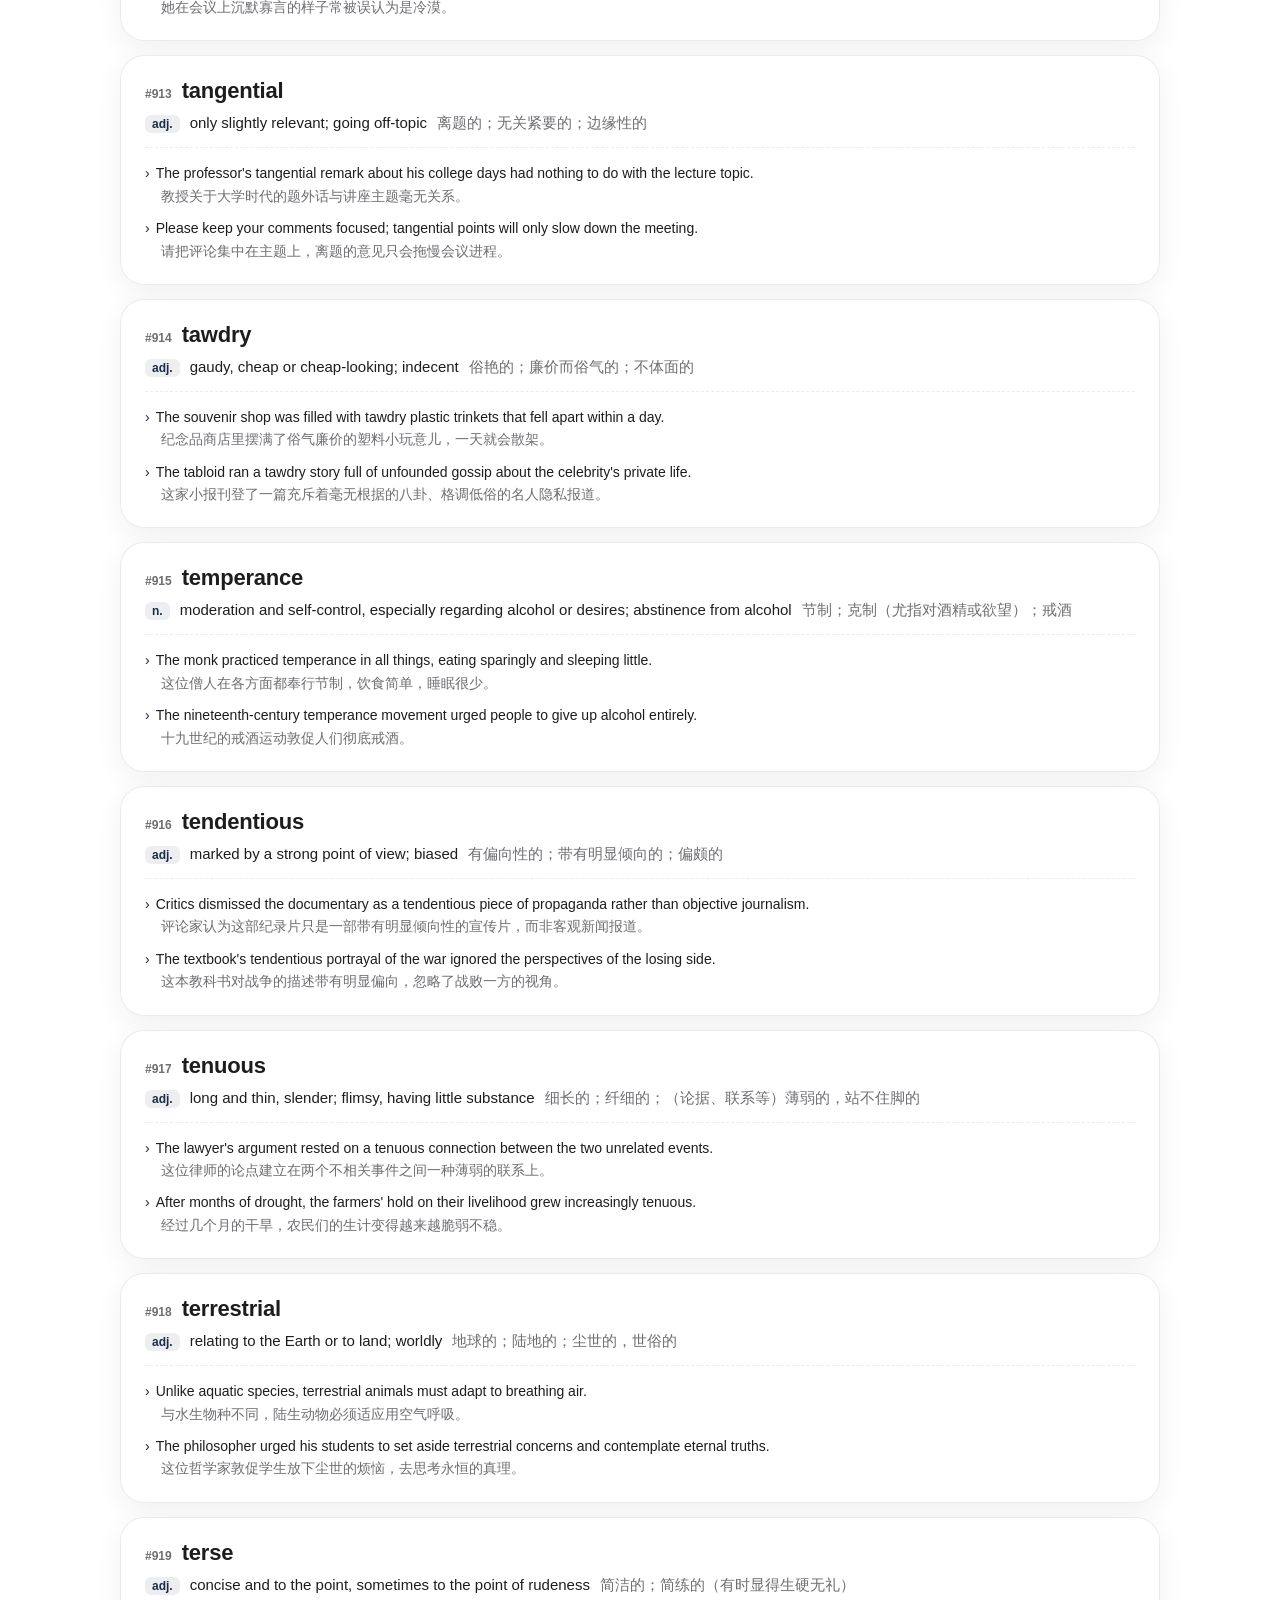
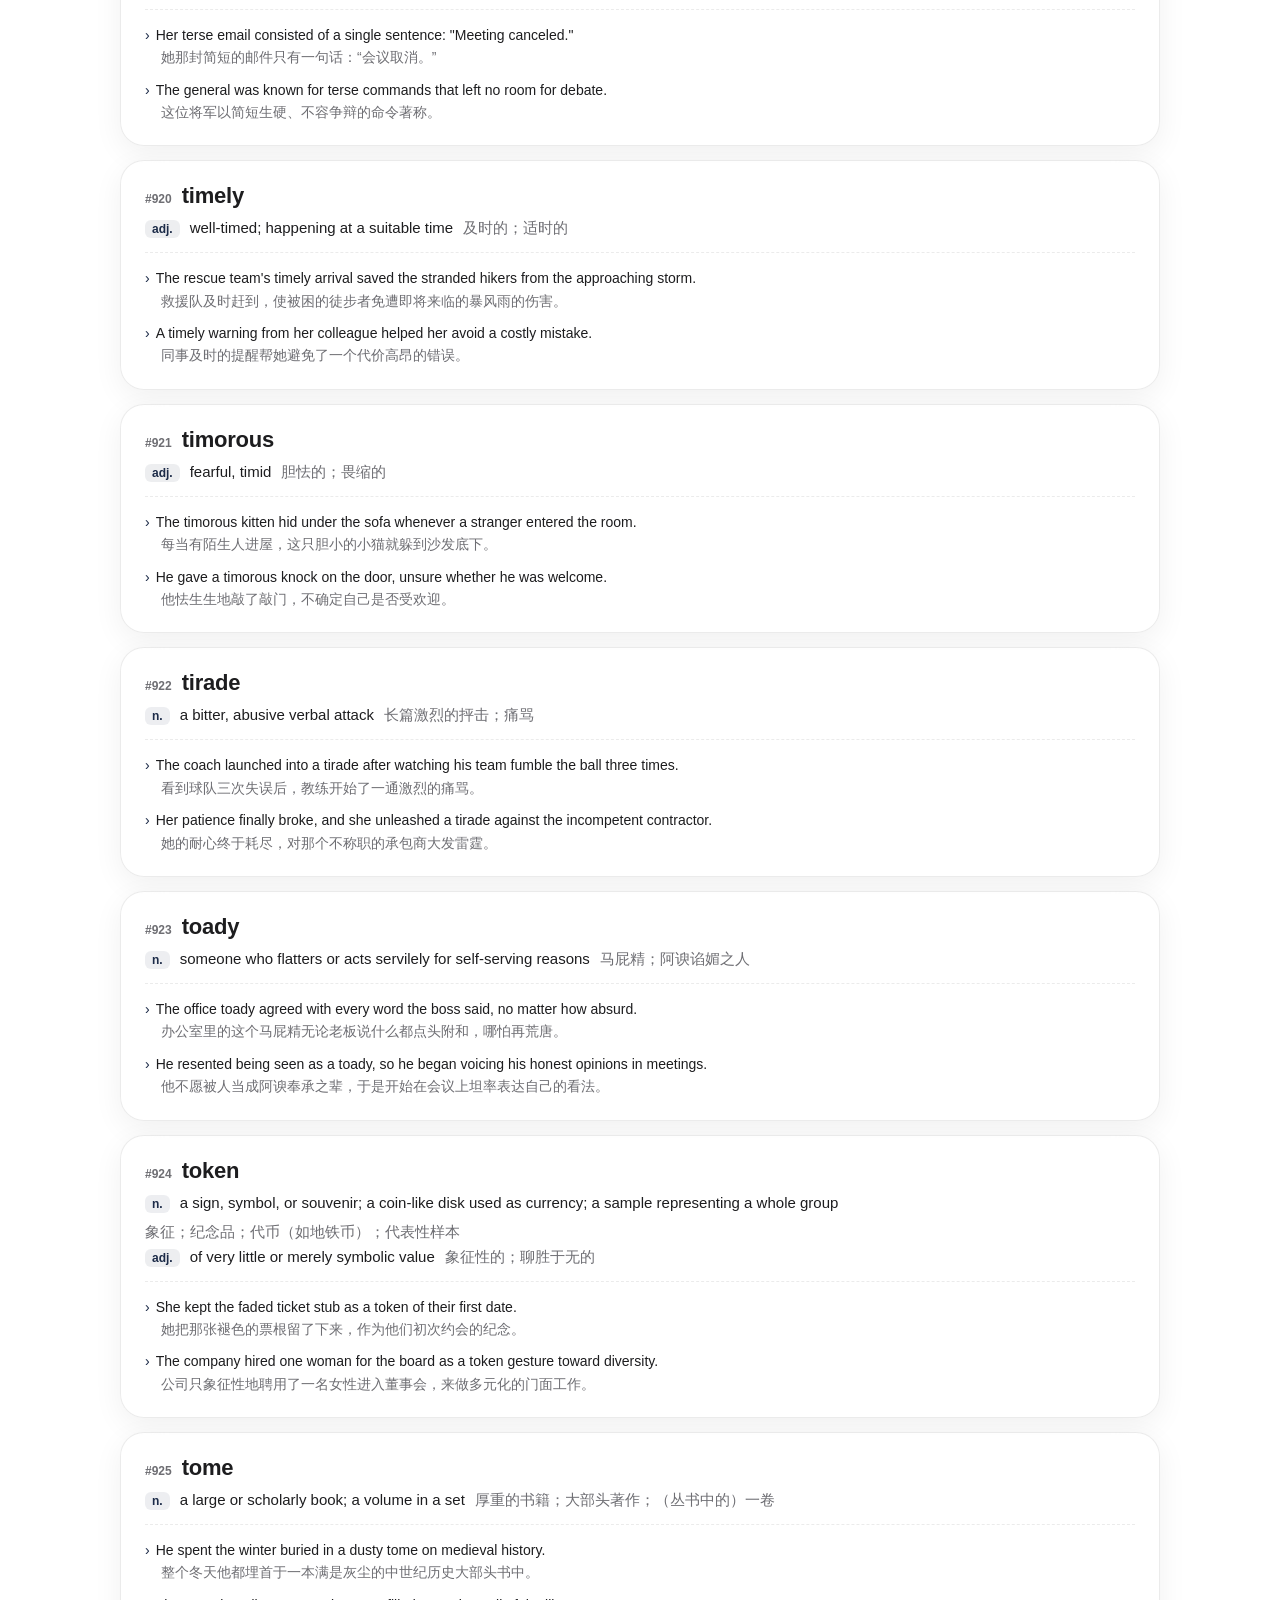
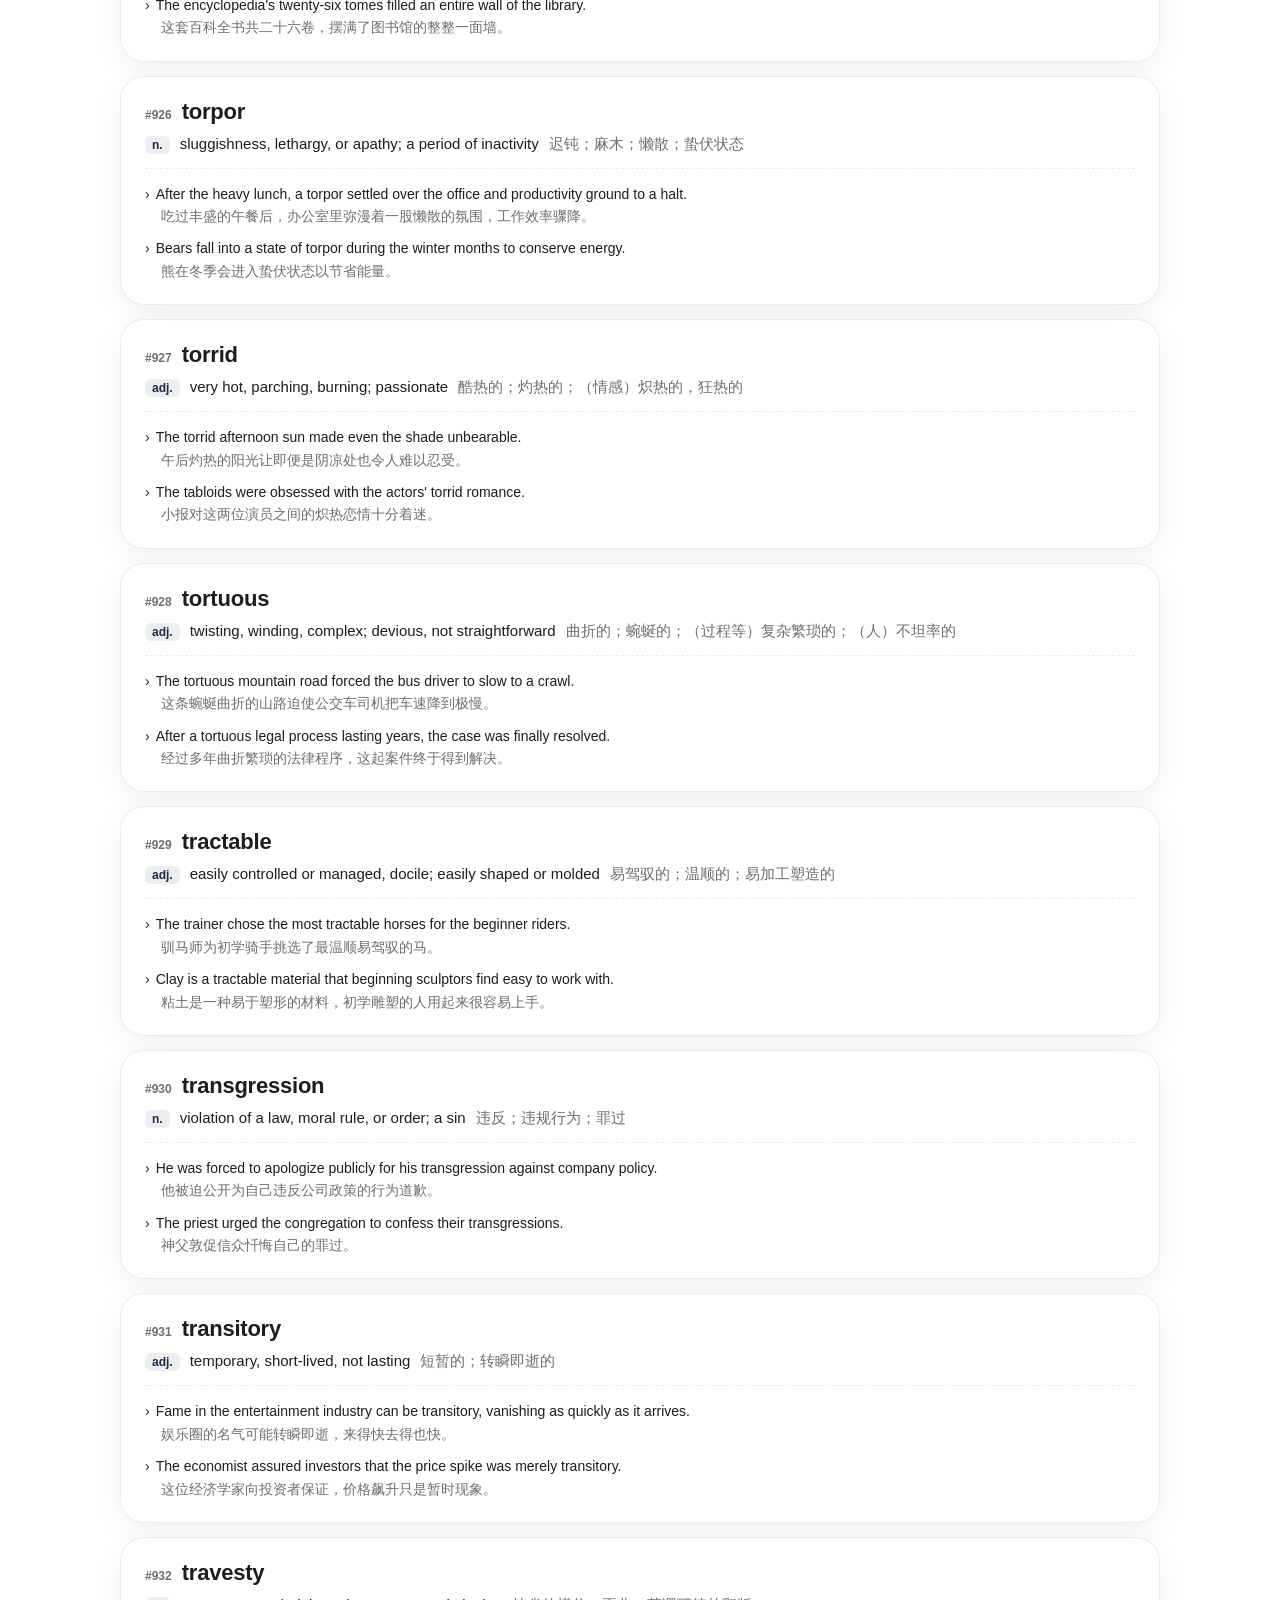
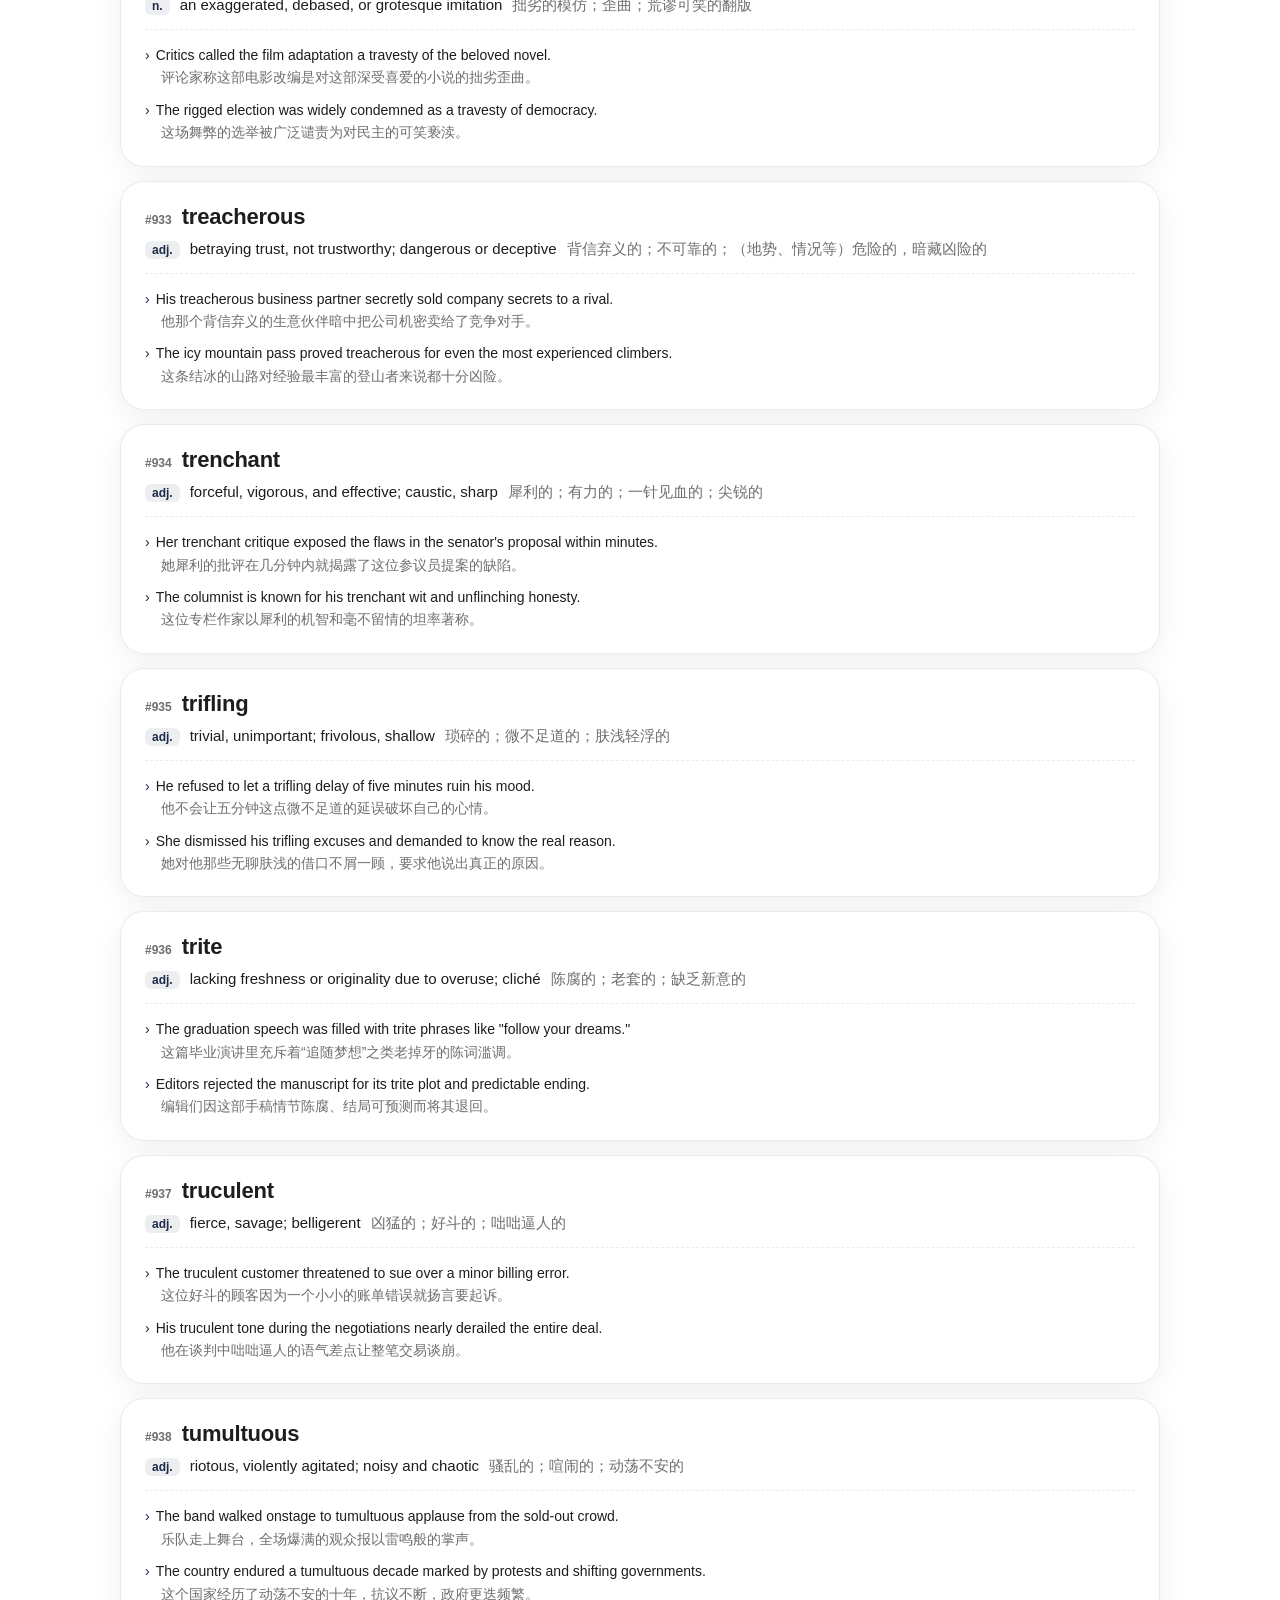
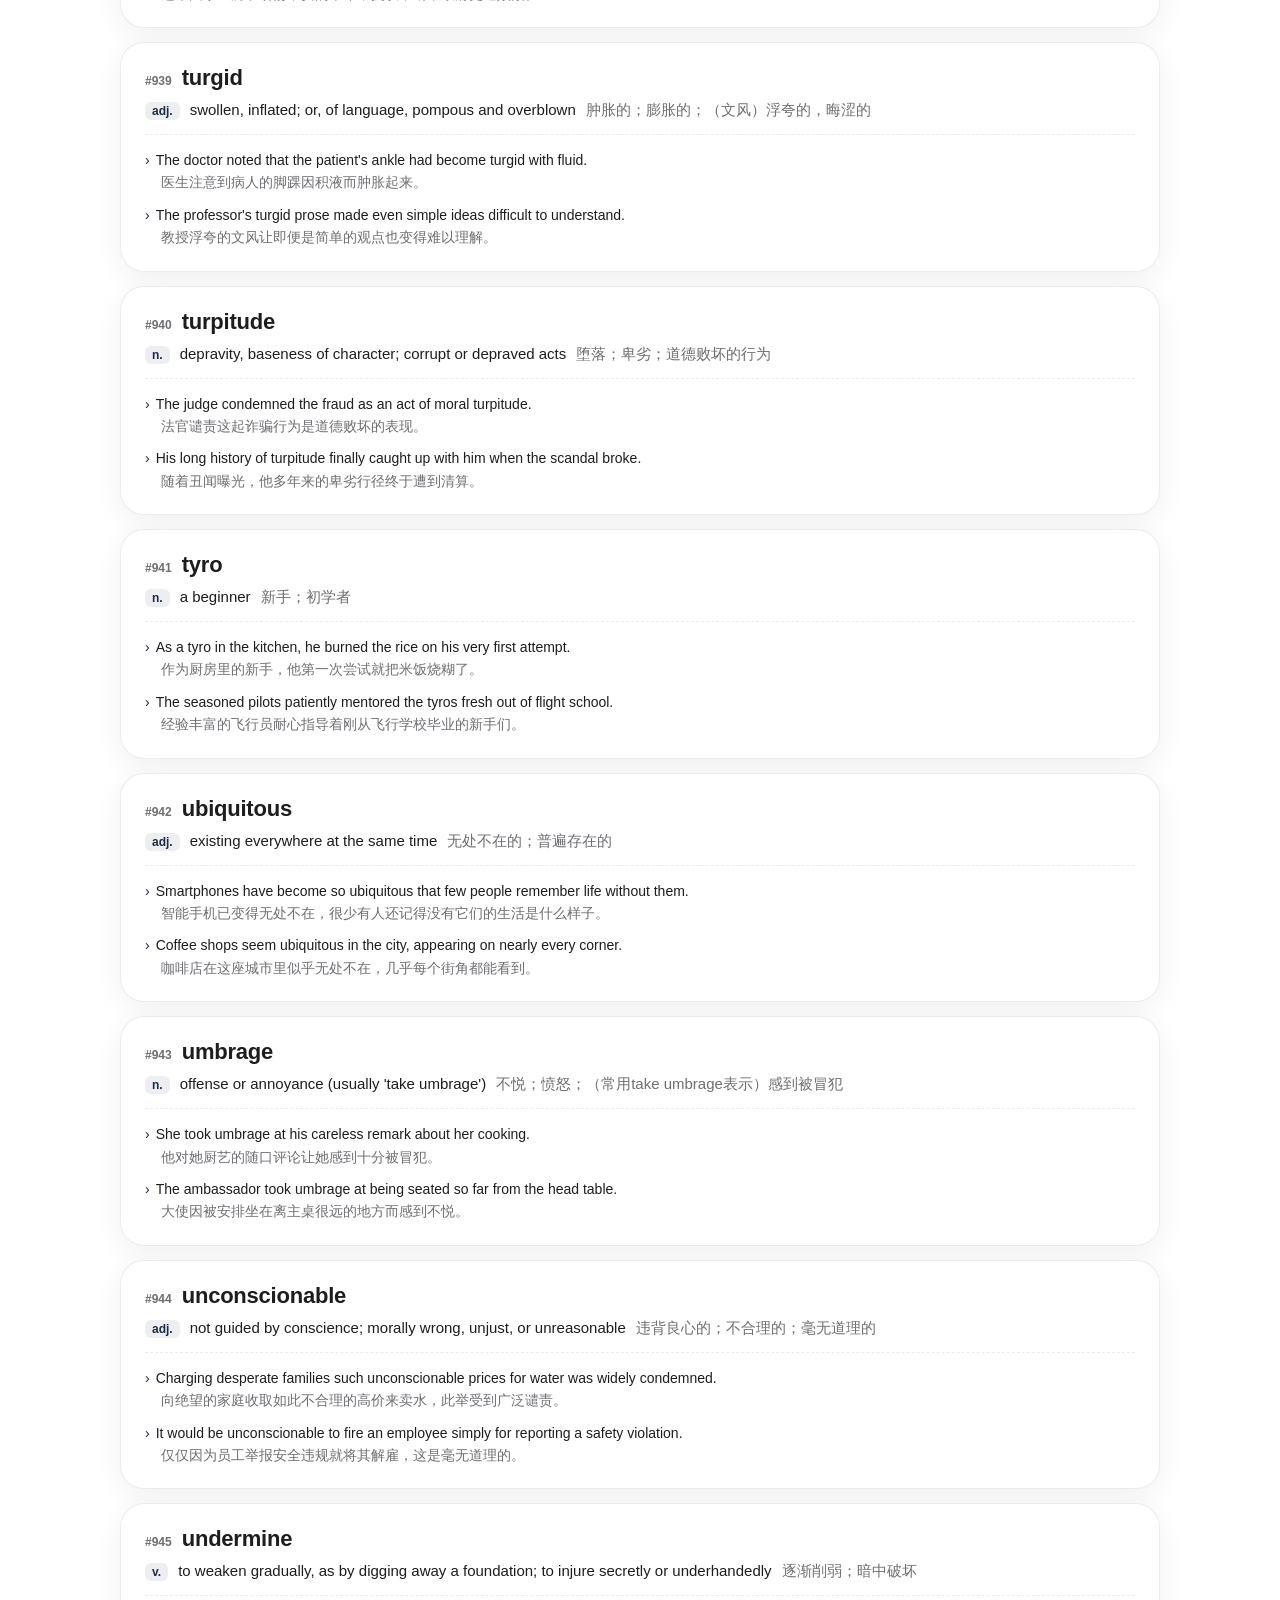
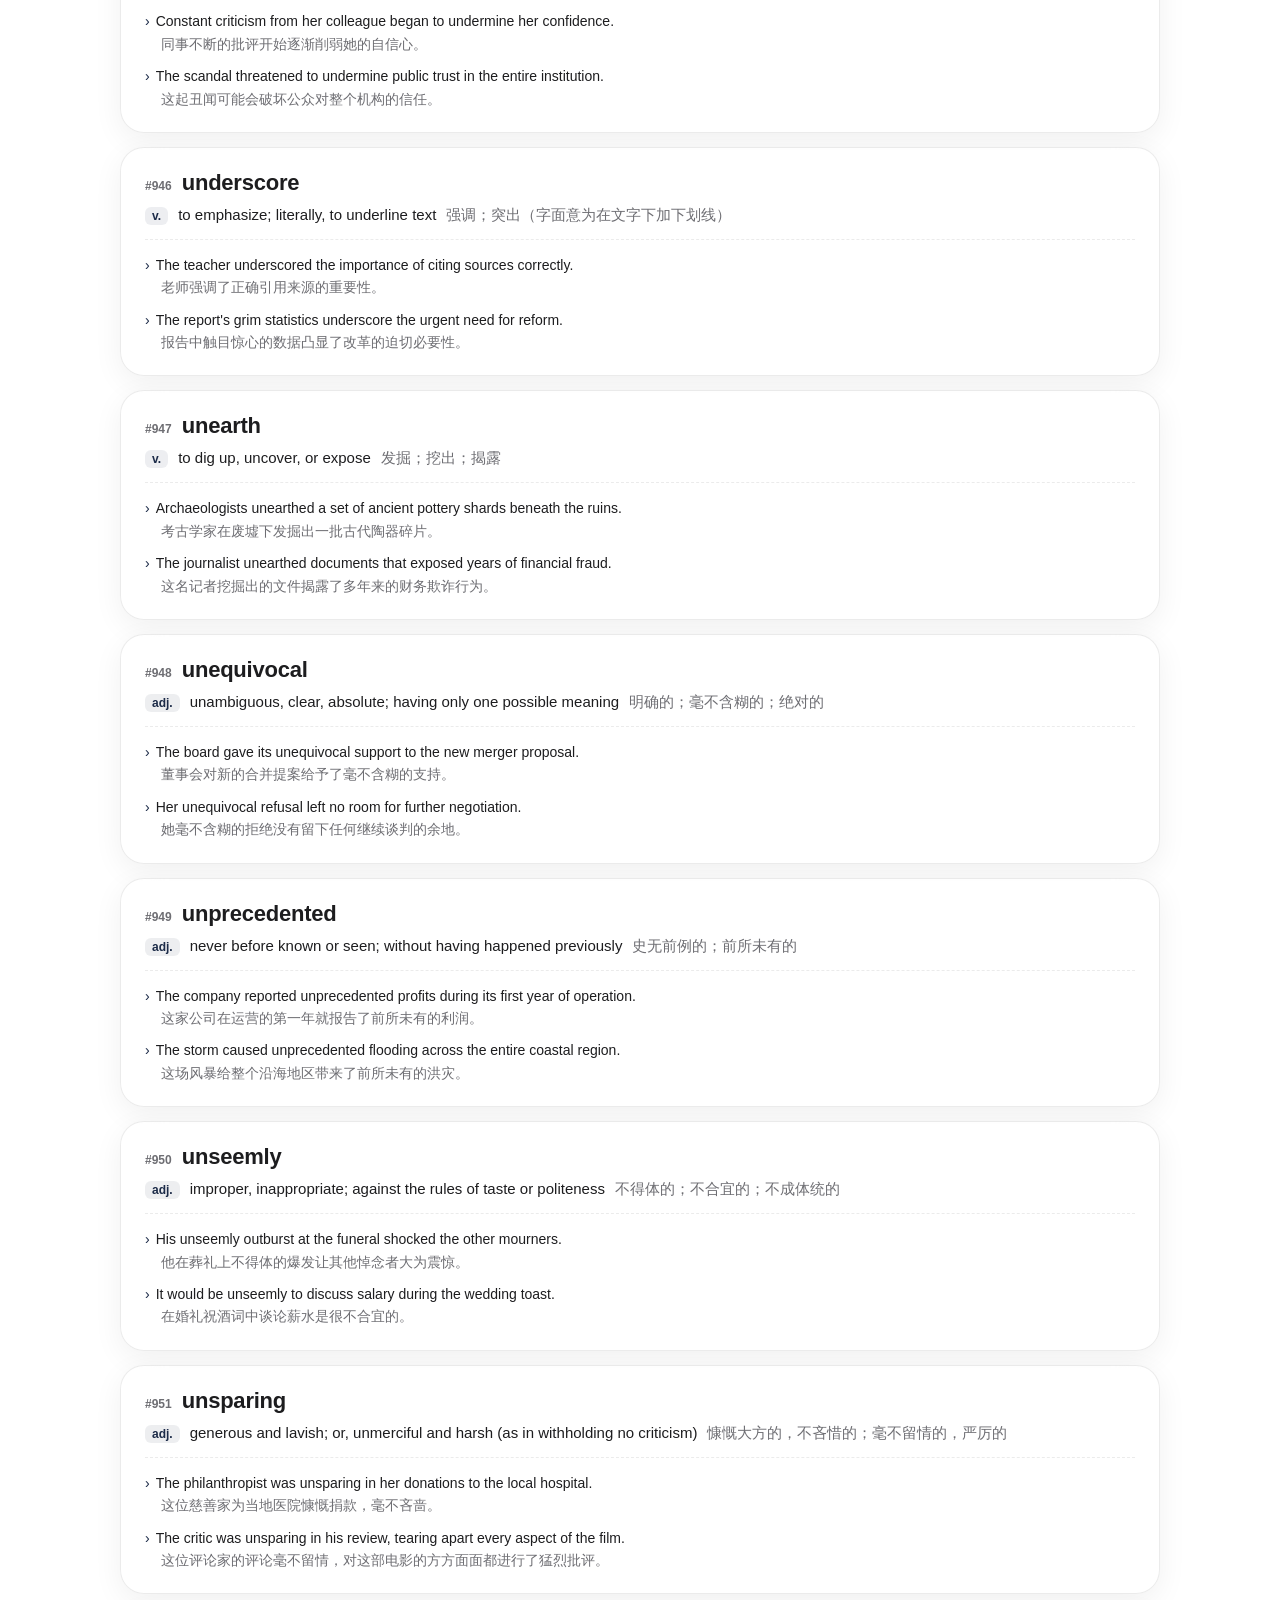
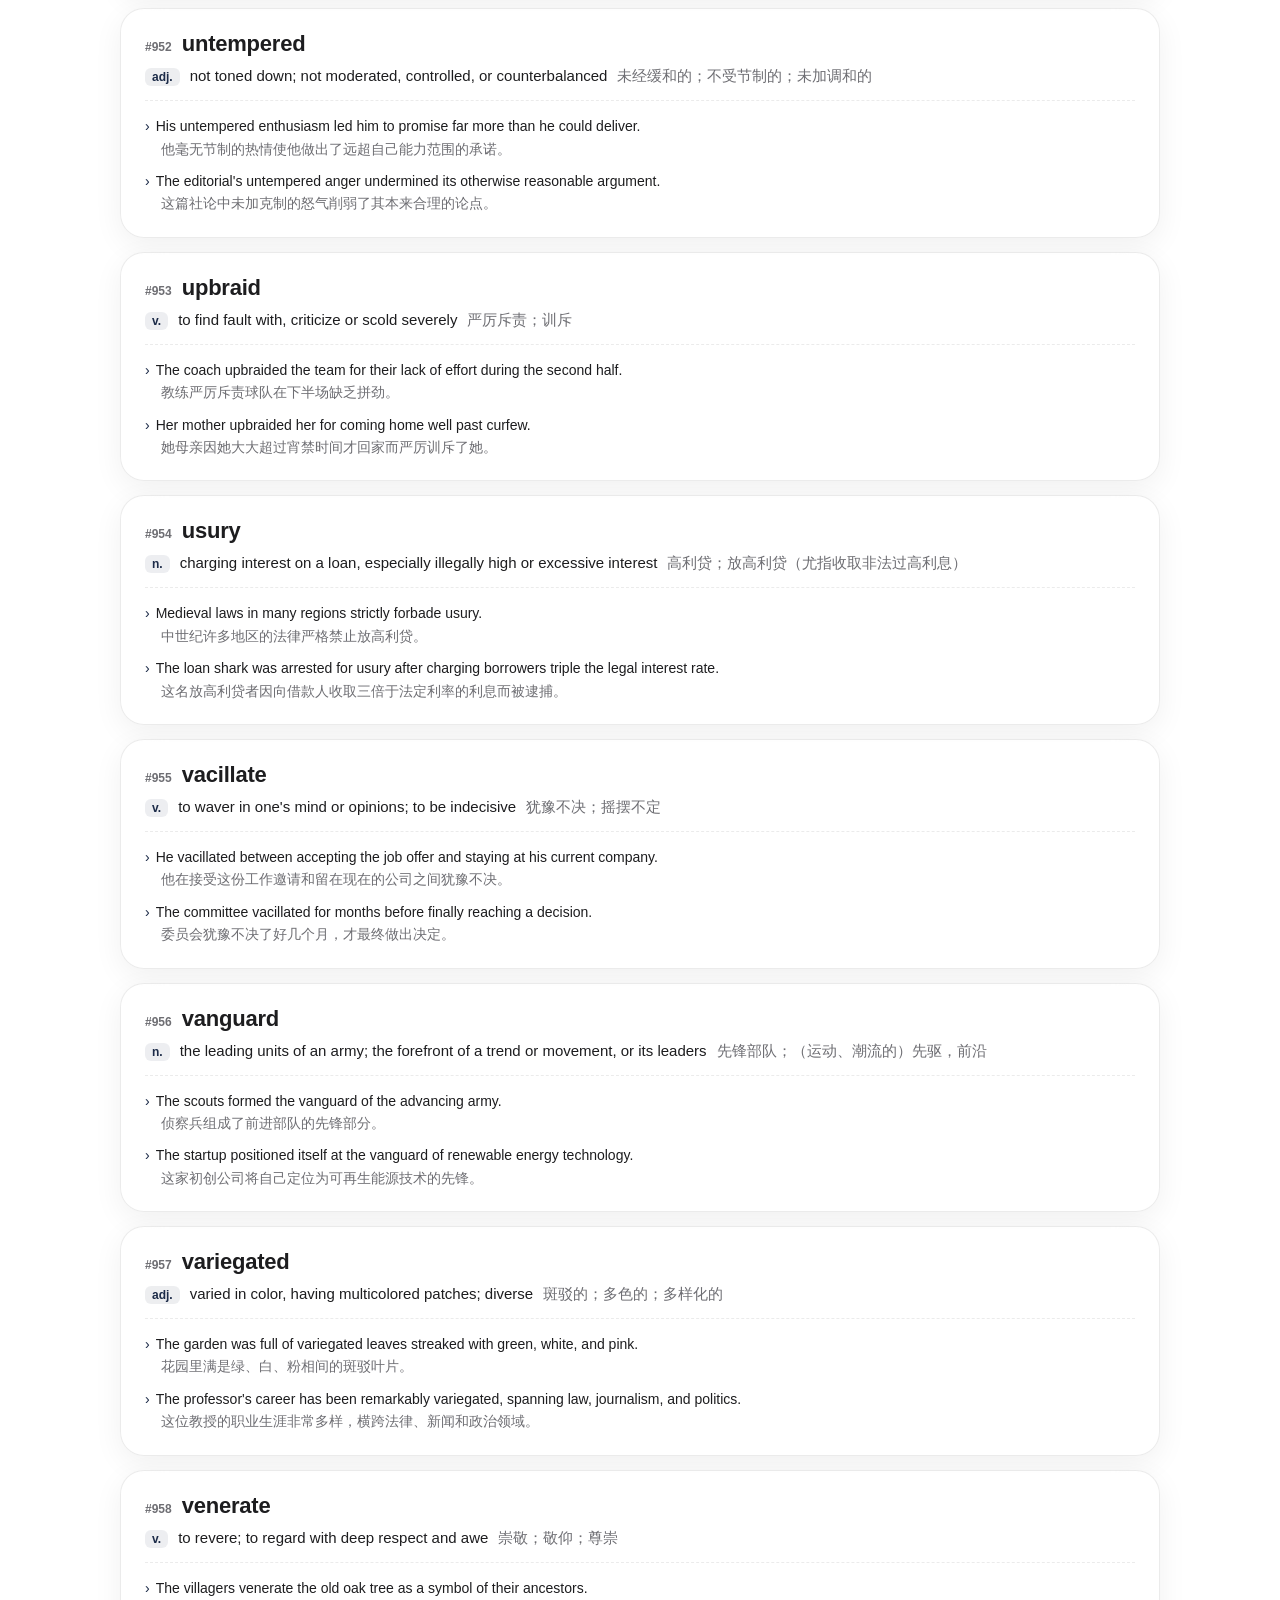
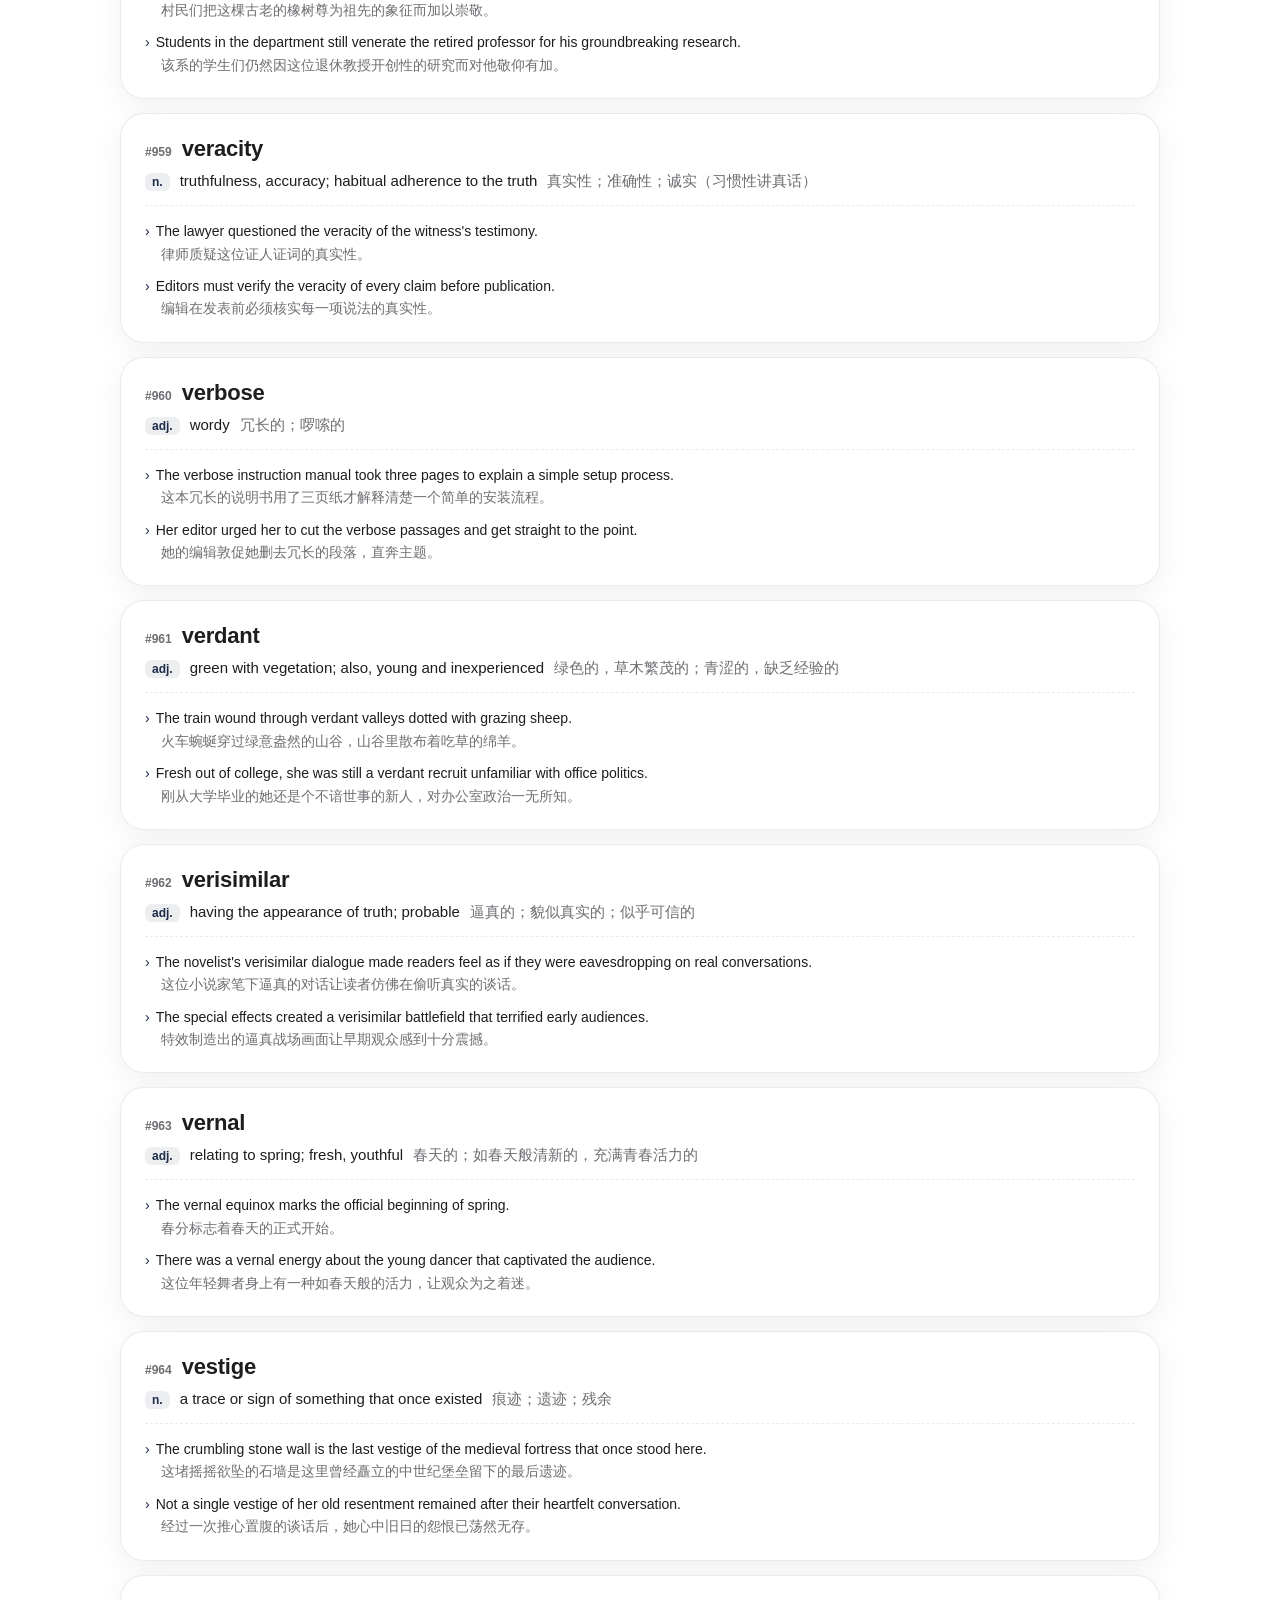
<file: pages/chunk-10.html>
<!DOCTYPE html>
<html lang="en">
<head>
<meta charset="UTF-8">
<meta name="viewport" content="width=device-width, initial-scale=1.0">
<title>Chunk 10 (901–995) · GRE Vocabulary Snapshot</title>
<link rel="icon" href="data:image/svg+xml,%3Csvg xmlns=%22http://www.w3.org/2000/svg%22 viewBox=%220 0 100 100%22%3E%3Crect width=%22100%22 height=%22100%22 rx=%2222%22 fill=%22%231C2B48%22/%3E%3Ctext x=%2250%22 y=%2266%22 font-size=%2258%22 text-anchor=%22middle%22 fill=%22white%22 font-family=%22Arial%22%3EM%3C/text%3E%3C/svg%3E">
<link rel="stylesheet" href="../assets/css/style.css">
</head>
<body data-chunk="10">
<div id="nav-mount"></div>

<main class="wrap">
  <header class="hero" style="padding:48px 0 8px;text-align:left">
    <h1 style="font-size:32px">Chunk 10</h1>
    <p style="text-align:left;margin:0">Words #901–995 (95 words), in alphabetical order. Each entry shows every sense with a Chinese definition, plus bilingual example sentences.</p>
  </header>

  <div class="glass search-bar">
    <input id="search-input" type="text" placeholder="Search this chunk…">
  </div>

  <div class="word-list" id="word-list"></div>

  <div class="pager">
    <a class="btn btn-secondary" href="chunk-09.html">← Chunk 9</a>
    <a class="btn btn-secondary" href="vocabulary.html">All chunks</a>
    <span></span>
  </div>
</main>

<div id="footer-mount"></div>

<script src="../assets/js/common.js"></script>
<script src="../assets/js/chunk-page.js"></script>
<script>GRE.injectNav("vocabulary"); GRE.injectFooter();</script>
</body>
</html>
</file>
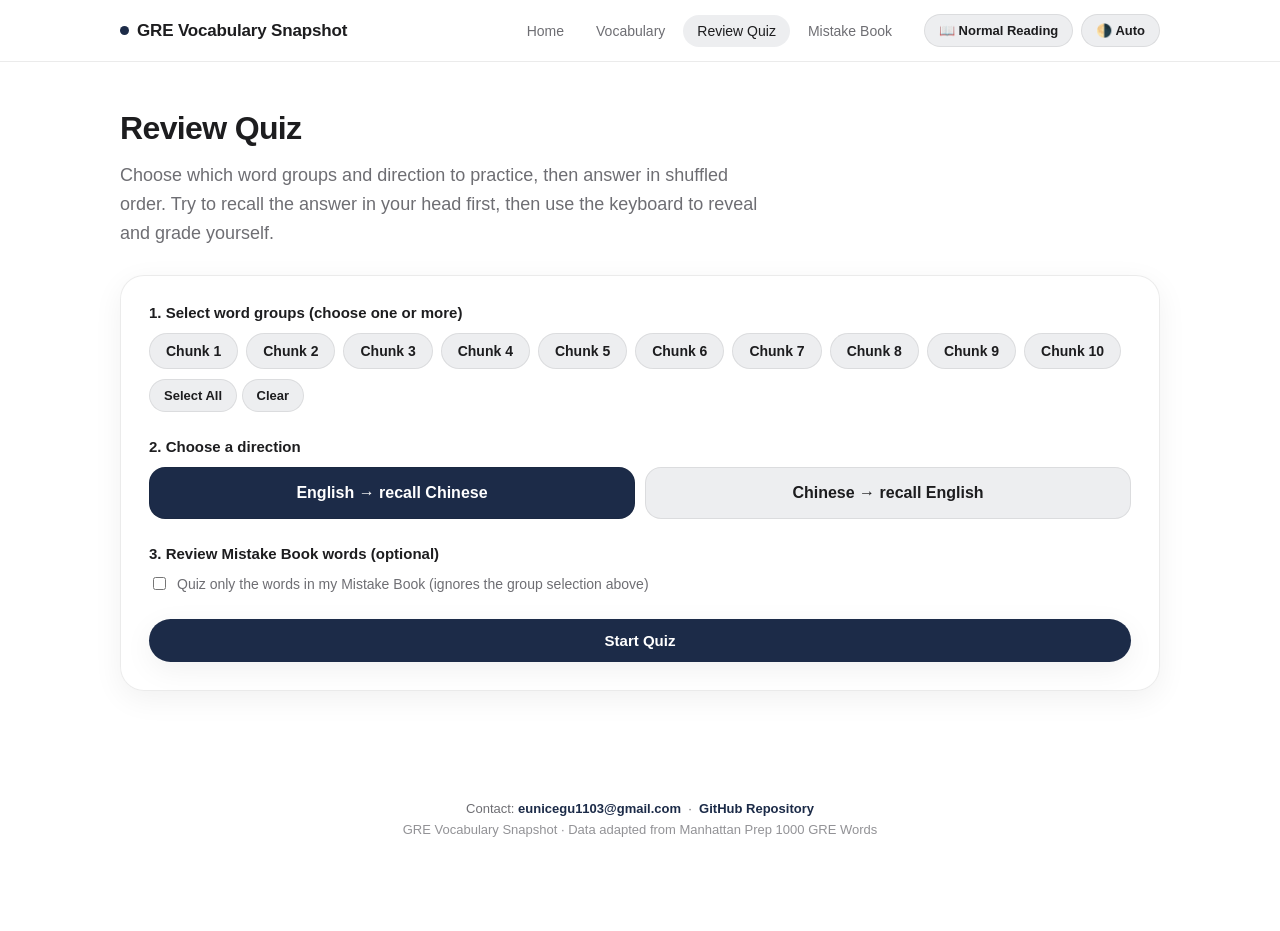
<file: pages/review.html>
<!DOCTYPE html>
<html lang="en">
<head>
<meta charset="UTF-8">
<meta name="viewport" content="width=device-width, initial-scale=1.0">
<title>Review Quiz · GRE Vocabulary Snapshot</title>
<link rel="icon" href="data:image/svg+xml,%3Csvg xmlns=%22http://www.w3.org/2000/svg%22 viewBox=%220 0 100 100%22%3E%3Crect width=%22100%22 height=%22100%22 rx=%2222%22 fill=%22%231C2B48%22/%3E%3Ctext x=%2250%22 y=%2266%22 font-size=%2258%22 text-anchor=%22middle%22 fill=%22white%22 font-family=%22Arial%22%3EM%3C/text%3E%3C/svg%3E">
<link rel="stylesheet" href="../assets/css/style.css">
</head>
<body>
<div id="nav-mount"></div>

<main class="wrap">
  <header class="hero" style="padding:48px 0 8px;text-align:left">
    <h1 style="font-size:32px">Review Quiz</h1>
    <p style="text-align:left;margin:0">Choose which word groups and direction to practice, then answer in shuffled order. Try to recall the answer in your head first, then use the keyboard to reveal and grade yourself.</p>
  </header>

  <!-- Setup panel -->
  <section id="setup-panel" class="glass setup-panel">
    <div class="setup-block">
      <h3>1. Select word groups (choose one or more)</h3>
      <div class="chip-row" id="chunk-chips"></div>
      <div style="margin-top:10px">
        <button class="toggle-btn" id="select-all-btn" type="button">Select All</button>
        <button class="toggle-btn" id="select-none-btn" type="button">Clear</button>
      </div>
    </div>

    <div class="setup-block">
      <h3>2. Choose a direction</h3>
      <div class="direction-row">
        <div class="direction-card selected" data-dir="en2zh">English → recall Chinese</div>
        <div class="direction-card" data-dir="zh2en">Chinese → recall English</div>
      </div>
    </div>

    <div class="setup-block">
      <h3>3. Review Mistake Book words (optional)</h3>
      <label style="display:flex;align-items:center;gap:8px;font-size:14px;color:var(--text-secondary)">
        <input type="checkbox" id="wrongbook-only"> Quiz only the words in my Mistake Book (ignores the group selection above)
      </label>
    </div>

    <button class="btn btn-primary" id="start-btn" type="button" style="width:100%;justify-content:center">Start Quiz</button>
    <p id="setup-error" style="color:var(--red);font-size:13px;margin-top:10px;display:none"></p>
  </section>

  <!-- Card stage -->
  <section id="card-stage" class="card-stage" style="display:none">
    <div class="progress-bar"><div class="progress-fill" id="progress-fill"></div></div>
    <div class="progress-label" id="progress-label"></div>

    <div class="glass flashcard" id="flashcard">
      <div class="prompt" id="prompt-text"></div>
      <div class="hint" id="prompt-hint">Think of the answer first</div>
      <div class="reveal-block" id="reveal-block" style="display:none"></div>
      <div class="judge-row" id="judge-row" style="display:none">
        <button class="circle-btn red" id="btn-wrong" type="button" title="Got it wrong">✕</button>
        <button class="circle-btn green" id="btn-right" type="button" title="Got it right">✓</button>
      </div>
    </div>

    <div class="key-hints no-print">
      <span class="key-hint"><kbd>←</kbd> I recalled it — reveal the answer</span>
      <span class="key-hint"><kbd>→</kbd> I don't know it — show the full definition (logged to Mistake Book)</span>
      <span class="key-hint"><kbd>Space</kbd> After a full reveal, continue to the next word</span>
    </div>

    <button class="btn btn-secondary" id="quit-btn" type="button">End Quiz</button>
  </section>

  <!-- Summary -->
  <section id="summary-panel" class="glass session-summary" style="display:none">
    <div class="big-num" id="summary-total">0</div>
    <p style="color:var(--text-secondary)">words in this quiz</p>
    <p id="summary-detail" style="font-size:16px;margin-top:16px"></p>
    <div class="hero-actions">
      <button class="btn btn-primary" id="restart-btn" type="button">Try Again</button>
      <a class="btn btn-secondary" href="wrongbook.html">View Mistake Book</a>
    </div>
  </section>
</main>

<div id="footer-mount"></div>

<script src="../assets/js/common.js"></script>
<script src="../assets/js/review.js"></script>
<script>GRE.injectNav("review"); GRE.injectFooter();</script>
</body>
</html>
</file>
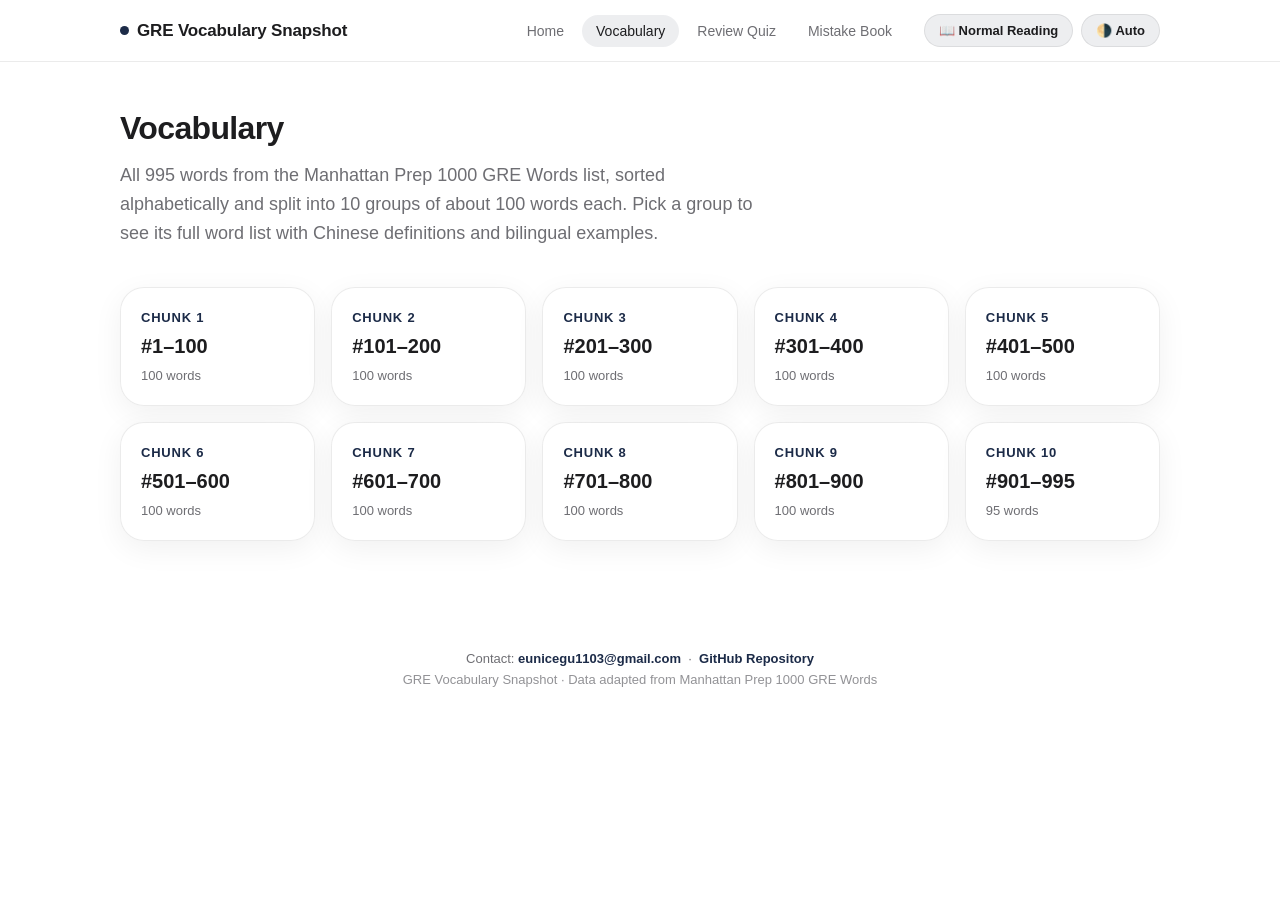
<file: pages/vocabulary.html>
<!DOCTYPE html>
<html lang="en">
<head>
<meta charset="UTF-8">
<meta name="viewport" content="width=device-width, initial-scale=1.0">
<title>Vocabulary · GRE Vocabulary Snapshot</title>
<link rel="icon" href="data:image/svg+xml,%3Csvg xmlns=%22http://www.w3.org/2000/svg%22 viewBox=%220 0 100 100%22%3E%3Crect width=%22100%22 height=%22100%22 rx=%2222%22 fill=%22%231C2B48%22/%3E%3Ctext x=%2250%22 y=%2266%22 font-size=%2258%22 text-anchor=%22middle%22 fill=%22white%22 font-family=%22Arial%22%3EM%3C/text%3E%3C/svg%3E">
<link rel="stylesheet" href="../assets/css/style.css">
</head>
<body>
<div id="nav-mount"></div>

<main class="wrap">
  <header class="hero" style="padding:48px 0 8px;text-align:left">
    <h1 style="font-size:32px">Vocabulary</h1>
    <p style="text-align:left;margin:0">All 995 words from the Manhattan Prep 1000 GRE Words list, sorted alphabetically and split into 10 groups of about 100 words each. Pick a group to see its full word list with Chinese definitions and bilingual examples.</p>
  </header>

  <div class="vocab-grid" id="chunk-grid" style="margin-top:32px"></div>
</main>

<div id="footer-mount"></div>

<script src="../assets/js/common.js"></script>
<script>
  GRE.injectNav("vocabulary");
  GRE.injectFooter();

  const CHUNKS = [
    [1, 100], [101, 200], [201, 300], [301, 400], [401, 500],
    [501, 600], [601, 700], [701, 800], [801, 900], [901, 995],
  ];
  const grid = document.getElementById("chunk-grid");
  CHUNKS.forEach(([start, end], i) => {
    const n = String(i + 1).padStart(2, "0");
    const a = document.createElement("a");
    a.href = `chunk-${n}.html`;
    a.className = "glass chunk-card";
    a.innerHTML = `
      <span class="num">Chunk ${i + 1}</span>
      <span class="range">#${start}–${end}</span>
      <span class="count">${end - start + 1} words</span>
    `;
    grid.appendChild(a);
  });

  GRE.applyBionicToPage();
</script>
</body>
</html>
</file>
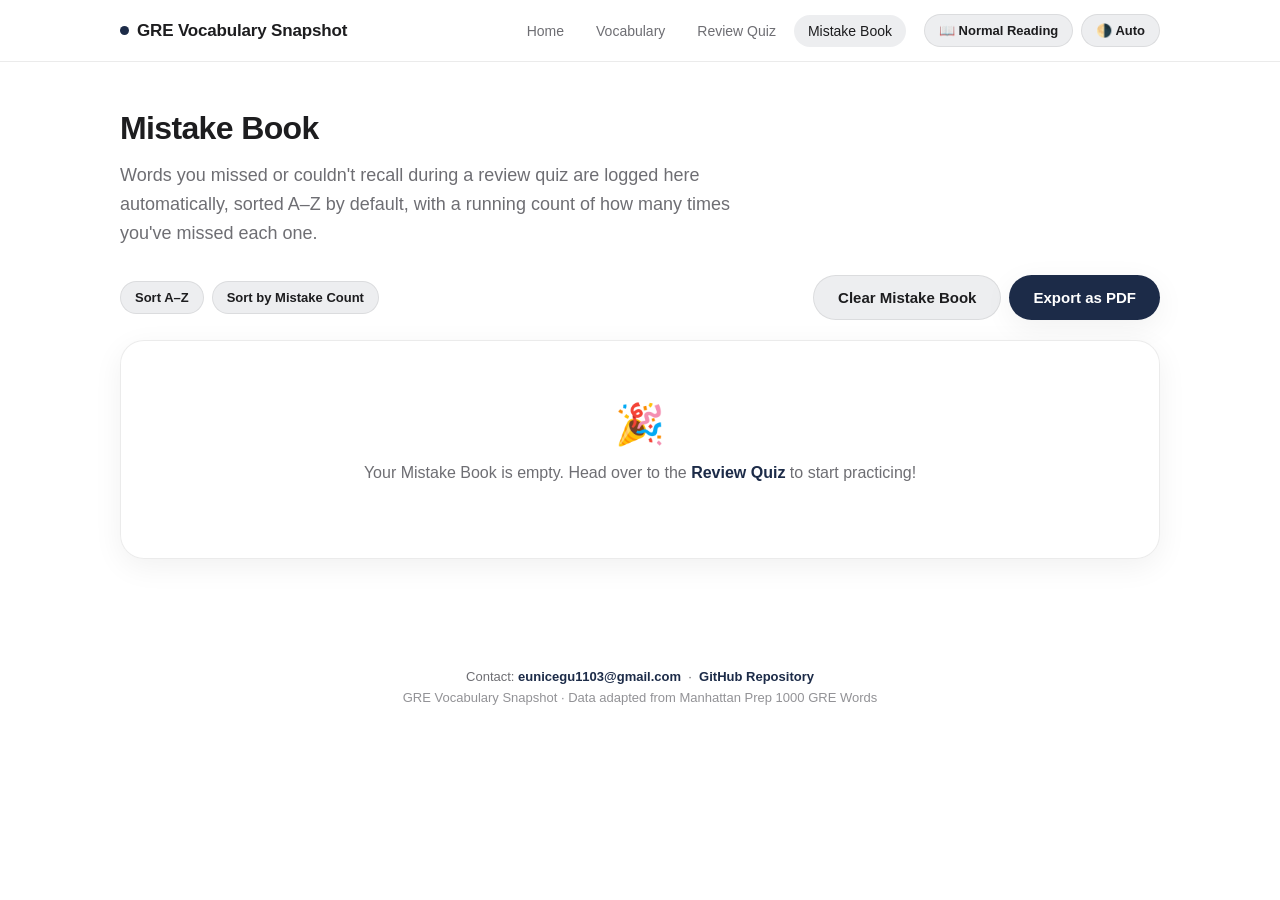
<file: pages/wrongbook.html>
<!DOCTYPE html>
<html lang="en">
<head>
<meta charset="UTF-8">
<meta name="viewport" content="width=device-width, initial-scale=1.0">
<title>Mistake Book · GRE Vocabulary Snapshot</title>
<link rel="icon" href="data:image/svg+xml,%3Csvg xmlns=%22http://www.w3.org/2000/svg%22 viewBox=%220 0 100 100%22%3E%3Crect width=%22100%22 height=%22100%22 rx=%2222%22 fill=%22%231C2B48%22/%3E%3Ctext x=%2250%22 y=%2266%22 font-size=%2258%22 text-anchor=%22middle%22 fill=%22white%22 font-family=%22Arial%22%3EM%3C/text%3E%3C/svg%3E">
<link rel="stylesheet" href="../assets/css/style.css">
</head>
<body>
<div id="nav-mount"></div>

<main class="wrap">
  <header class="hero" style="padding:48px 0 8px;text-align:left">
    <h1 style="font-size:32px">Mistake Book</h1>
    <p style="text-align:left;margin:0">Words you missed or couldn't recall during a review quiz are logged here automatically, sorted A–Z by default, with a running count of how many times you've missed each one.</p>
  </header>

  <div class="wrongbook-toolbar no-print">
    <div style="display:flex;gap:8px;flex-wrap:wrap">
      <button class="toggle-btn" id="sort-alpha" type="button">Sort A–Z</button>
      <button class="toggle-btn" id="sort-count" type="button">Sort by Mistake Count</button>
    </div>
    <div style="display:flex;gap:8px;flex-wrap:wrap">
      <button class="btn btn-secondary" id="clear-btn" type="button">Clear Mistake Book</button>
      <button class="btn btn-primary" id="export-btn" type="button">Export as PDF</button>
    </div>
  </div>

  <div id="print-title" style="display:none">
    <h2>GRE Vocabulary Snapshot · Mistake Book</h2>
    <p id="print-date" style="color:#555;font-size:13px"></p>
  </div>

  <div id="wrongbook-content"></div>
</main>

<div id="footer-mount"></div>

<script src="../assets/js/common.js"></script>
<script src="../assets/js/wrongbook.js"></script>
<script>GRE.injectNav("wrongbook"); GRE.injectFooter();</script>
</body>
</html>
</file>
<file: assets/css/style.css>
/* ==========================================================================
   Manhattan 1000 Words — Apple-inspired "liquid glass" design system
   ========================================================================== */

:root {
  --accent: #1C2B48;
  --accent-soft: rgba(28, 43, 72, 0.08);
  --accent-soft-2: rgba(28, 43, 72, 0.14);
  --bg: #ffffff;
  --bg-elevated: rgba(255, 255, 255, 0.72);
  --text: #1d1d1f;
  --text-secondary: #6e6e73;
  --border: rgba(0, 0, 0, 0.08);
  --shadow: 0 8px 30px rgba(0, 0, 0, 0.06);
  --shadow-strong: 0 16px 48px rgba(0, 0, 0, 0.12);
  --green: #34c759;
  --red: #ff3b30;
  --radius-lg: 24px;
  --radius-md: 16px;
  --radius-sm: 10px;
  --font: -apple-system, BlinkMacSystemFont, "SF Pro Display", "SF Pro Text",
    "PingFang SC", "Helvetica Neue", "Segoe UI", Arial, sans-serif;
  color-scheme: light;
}

:root[data-theme="dark"] {
  --accent: #c4d8e5;
  --accent-soft: rgba(196, 216, 229, 0.12);
  --accent-soft-2: rgba(196, 216, 229, 0.2);
  --bg: #000000;
  --bg-elevated: rgba(28, 28, 30, 0.72);
  --text: #f5f5f7;
  --text-secondary: #a1a1a6;
  --border: rgba(255, 255, 255, 0.1);
  --shadow: 0 8px 30px rgba(0, 0, 0, 0.4);
  --shadow-strong: 0 16px 48px rgba(0, 0, 0, 0.55);
  color-scheme: dark;
}

@media (prefers-color-scheme: dark) {
  :root:not([data-theme="light"]) {
    --accent: #c4d8e5;
    --accent-soft: rgba(196, 216, 229, 0.12);
    --accent-soft-2: rgba(196, 216, 229, 0.2);
    --bg: #000000;
    --bg-elevated: rgba(28, 28, 30, 0.72);
    --text: #f5f5f7;
    --text-secondary: #a1a1a6;
    --border: rgba(255, 255, 255, 0.1);
    --shadow: 0 8px 30px rgba(0, 0, 0, 0.4);
    --shadow-strong: 0 16px 48px rgba(0, 0, 0, 0.55);
    color-scheme: dark;
  }
}

* { box-sizing: border-box; }

html, body {
  margin: 0;
  padding: 0;
  background: var(--bg);
  color: var(--text);
  font-family: var(--font);
  -webkit-font-smoothing: antialiased;
  transition: background-color .35s ease, color .35s ease;
}

body { min-height: 100vh; padding-bottom: 64px; }

a { color: inherit; text-decoration: none; }

img { max-width: 100%; }

/* ---------- Layout ---------- */
.wrap {
  max-width: 1080px;
  margin: 0 auto;
  padding: 0 20px;
}

/* ---------- Nav (liquid glass) ---------- */
.nav {
  position: sticky;
  top: 0;
  z-index: 100;
  backdrop-filter: saturate(180%) blur(20px);
  -webkit-backdrop-filter: saturate(180%) blur(20px);
  background: var(--bg-elevated);
  border-bottom: 1px solid var(--border);
}

.nav-inner {
  max-width: 1080px;
  margin: 0 auto;
  padding: 14px 20px;
  display: flex;
  align-items: center;
  gap: 18px;
  flex-wrap: wrap;
}

.brand {
  font-weight: 700;
  font-size: 17px;
  letter-spacing: -0.01em;
  margin-right: auto;
  display: flex;
  align-items: center;
  gap: 8px;
  white-space: nowrap;
}

.brand .dot {
  width: 9px; height: 9px; border-radius: 50%;
  background: var(--accent);
  display: inline-block;
}

.nav-links {
  display: flex;
  gap: 4px;
  flex-wrap: wrap;
}

.nav-links a {
  padding: 8px 14px;
  border-radius: 999px;
  font-size: 14px;
  font-weight: 500;
  color: var(--text-secondary);
  transition: background .2s, color .2s;
}

.nav-links a:hover, .nav-links a.active {
  background: var(--accent-soft);
  color: var(--text);
}

.nav-toggles {
  display: flex;
  gap: 8px;
  align-items: center;
}

.toggle-btn {
  border: 1px solid var(--border);
  background: var(--accent-soft);
  color: var(--text);
  border-radius: 999px;
  padding: 8px 14px;
  font-size: 13px;
  font-weight: 600;
  cursor: pointer;
  transition: background .2s, transform .1s;
  font-family: var(--font);
}
.toggle-btn:hover { background: var(--accent-soft-2); }
.toggle-btn:active { transform: scale(0.96); }

/* ---------- Glass surfaces ---------- */
.glass {
  background: var(--bg-elevated);
  backdrop-filter: saturate(180%) blur(20px);
  -webkit-backdrop-filter: saturate(180%) blur(20px);
  border: 1px solid var(--border);
  border-radius: var(--radius-lg);
  box-shadow: var(--shadow);
}

/* ---------- Hero ---------- */
.hero {
  padding: 72px 0 40px;
  text-align: center;
}
.hero h1 {
  font-size: clamp(32px, 5vw, 52px);
  font-weight: 800;
  letter-spacing: -0.02em;
  margin: 0 0 14px;
}
.hero p {
  color: var(--text-secondary);
  font-size: 18px;
  max-width: 640px;
  margin: 0 auto;
  line-height: 1.6;
}

.hero-actions {
  margin-top: 28px;
  display: flex;
  gap: 12px;
  justify-content: center;
  flex-wrap: wrap;
}

.btn {
  display: inline-flex;
  align-items: center;
  gap: 8px;
  padding: 13px 24px;
  border-radius: 999px;
  font-size: 15px;
  font-weight: 600;
  cursor: pointer;
  border: none;
  transition: transform .15s ease, box-shadow .15s ease, opacity .15s;
  font-family: var(--font);
}
.btn:active { transform: scale(0.97); }
.btn-primary {
  background: var(--accent);
  color: var(--bg);
  box-shadow: var(--shadow);
}
.btn-primary:hover { opacity: 0.88; }
.btn-secondary {
  background: var(--accent-soft);
  color: var(--text);
  border: 1px solid var(--border);
}
.btn-secondary:hover { background: var(--accent-soft-2); }

/* ---------- Section headings ---------- */
.section-title {
  font-size: 24px;
  font-weight: 800;
  letter-spacing: -0.01em;
  margin: 56px 0 20px;
}
.section-sub { color: var(--text-secondary); margin-top: -12px; margin-bottom: 20px; font-size: 15px; }

/* ---------- Chunk grid ---------- */
.grid {
  display: grid;
  grid-template-columns: repeat(auto-fill, minmax(200px, 1fr));
  gap: 16px;
}

/* Fixed 5-column (2-row) chunk grid, used on the Vocabulary page */
.vocab-grid {
  display: grid;
  grid-template-columns: repeat(5, 1fr);
  gap: 16px;
}
@media (max-width: 860px) {
  .vocab-grid { grid-template-columns: repeat(3, 1fr); }
}
@media (max-width: 560px) {
  .vocab-grid { grid-template-columns: repeat(2, 1fr); }
}

.chunk-card {
  padding: 22px 20px;
  display: flex;
  flex-direction: column;
  gap: 10px;
  transition: transform .2s ease, box-shadow .2s ease;
}
.chunk-card:hover { transform: translateY(-4px); box-shadow: var(--shadow-strong); }
.chunk-card .num {
  font-size: 13px;
  font-weight: 700;
  color: var(--accent);
  text-transform: uppercase;
  letter-spacing: .06em;
}
.chunk-card .range {
  font-size: 20px;
  font-weight: 700;
}
.chunk-card .count {
  font-size: 13px;
  color: var(--text-secondary);
}

/* ---------- Feature cards (index) ---------- */
.feature-grid {
  display: grid;
  grid-template-columns: repeat(auto-fit, minmax(260px, 1fr));
  gap: 18px;
  margin-top: 16px;
}
.feature-card {
  padding: 26px;
}
.feature-card h3 { margin: 8px 0 6px; font-size: 18px; }
.feature-card p { margin: 0; color: var(--text-secondary); font-size: 14px; line-height: 1.55; }
.feature-card .emoji { font-size: 26px; }

/* ---------- Word cards (chunk pages) ---------- */
.word-list {
  display: flex;
  flex-direction: column;
  gap: 14px;
  margin-top: 20px;
}

.word-card {
  padding: 22px 24px;
}

.word-head {
  display: flex;
  align-items: baseline;
  gap: 10px;
  flex-wrap: wrap;
  margin-bottom: 10px;
}
.word-head .idx {
  font-size: 12px;
  color: var(--text-secondary);
  font-weight: 600;
}
.word-head .word {
  font-size: 22px;
  font-weight: 800;
  letter-spacing: -0.01em;
}

.sense {
  display: flex;
  gap: 10px;
  margin: 6px 0;
  align-items: baseline;
  flex-wrap: wrap;
}
.sense .pos {
  font-size: 12px;
  font-weight: 700;
  color: var(--accent);
  background: var(--accent-soft);
  border-radius: 6px;
  padding: 2px 7px;
  flex-shrink: 0;
}
.sense .en { font-size: 15px; }
.sense .zh { font-size: 15px; color: var(--text-secondary); }

.examples {
  margin-top: 14px;
  padding-top: 14px;
  border-top: 1px dashed var(--border);
  display: flex;
  flex-direction: column;
  gap: 10px;
}
.example { font-size: 14px; line-height: 1.6; }
.example .en { color: var(--text); }
.example .zh { color: var(--text-secondary); }
.example .bullet { color: var(--accent); margin-right: 6px; }

/* ---------- Search bar ---------- */
.search-bar {
  display: flex;
  align-items: center;
  gap: 10px;
  padding: 10px 16px;
  margin: 20px 0;
}
.search-bar input {
  flex: 1;
  border: none;
  outline: none;
  background: transparent;
  color: var(--text);
  font-size: 15px;
  font-family: var(--font);
}
.search-bar input::placeholder { color: var(--text-secondary); }

/* ---------- Chunk pager ---------- */
.pager {
  display: flex;
  justify-content: space-between;
  margin-top: 32px;
  gap: 12px;
}

/* ---------- Review page ---------- */
.setup-panel {
  padding: 28px;
  margin-top: 20px;
}
.setup-block { margin-bottom: 26px; }
.setup-block h3 { margin: 0 0 12px; font-size: 15px; font-weight: 700; }
.chip-row { display: flex; flex-wrap: wrap; gap: 8px; }
.chip {
  padding: 9px 16px;
  border-radius: 999px;
  border: 1px solid var(--border);
  background: var(--accent-soft);
  font-size: 14px;
  font-weight: 600;
  cursor: pointer;
  transition: background .15s;
  user-select: none;
}
.chip.selected { background: var(--accent); color: var(--bg); border-color: var(--accent); }
.chip:hover:not(.selected) { background: var(--accent-soft-2); }

.direction-row { display: flex; gap: 10px; }
.direction-card {
  flex: 1;
  padding: 16px;
  border-radius: var(--radius-md);
  border: 1px solid var(--border);
  background: var(--accent-soft);
  cursor: pointer;
  text-align: center;
  font-weight: 600;
  transition: background .15s;
}
.direction-card.selected { background: var(--accent); color: var(--bg); }

/* Flashcard */
.card-stage {
  margin-top: 24px;
  display: flex;
  flex-direction: column;
  align-items: center;
  gap: 22px;
}
.progress-bar {
  width: 100%;
  max-width: 560px;
  height: 6px;
  border-radius: 999px;
  background: var(--accent-soft);
  overflow: hidden;
}
.progress-fill {
  height: 100%;
  background: var(--accent);
  transition: width .25s ease;
}
.progress-label { font-size: 13px; color: var(--text-secondary); }

.flashcard {
  width: 100%;
  max-width: 560px;
  min-height: 260px;
  padding: 40px 32px;
  display: flex;
  flex-direction: column;
  align-items: center;
  justify-content: center;
  text-align: center;
  gap: 18px;
}
.flashcard .prompt {
  font-size: 30px;
  font-weight: 800;
  letter-spacing: -0.01em;
}
.flashcard .hint {
  font-size: 13px;
  color: var(--text-secondary);
}
.reveal-block {
  margin-top: 6px;
  display: flex;
  flex-direction: column;
  gap: 10px;
  width: 100%;
}
.reveal-block .sense { justify-content: center; }
.reveal-block .examples { text-align: left; }

.judge-row { display: flex; gap: 20px; margin-top: 8px; }
.circle-btn {
  width: 64px; height: 64px;
  border-radius: 50%;
  border: none;
  cursor: pointer;
  font-size: 26px;
  color: #fff;
  display: flex; align-items: center; justify-content: center;
  transition: transform .12s ease;
  box-shadow: var(--shadow);
}
.circle-btn:active { transform: scale(0.9); }
.circle-btn.green { background: var(--green); }
.circle-btn.red { background: var(--red); }

.key-hints {
  display: flex;
  gap: 18px;
  justify-content: center;
  flex-wrap: wrap;
  margin-top: 10px;
}
.key-hint {
  font-size: 13px;
  color: var(--text-secondary);
  display: flex;
  align-items: center;
  gap: 6px;
}
kbd {
  font-family: var(--font);
  font-size: 12px;
  font-weight: 700;
  padding: 3px 8px;
  border-radius: 6px;
  background: var(--accent-soft-2);
  border: 1px solid var(--border);
}

.session-summary { text-align: center; padding: 40px; }
.session-summary .big-num { font-size: 48px; font-weight: 800; }

/* ---------- Wrong book ---------- */
.wrongbook-toolbar {
  display: flex;
  justify-content: space-between;
  align-items: center;
  gap: 12px;
  flex-wrap: wrap;
  margin: 20px 0;
}
table.wrongtable {
  width: 100%;
  border-collapse: collapse;
  margin-top: 10px;
  overflow: hidden;
  border-radius: var(--radius-md);
}
table.wrongtable th, table.wrongtable td {
  padding: 12px 16px;
  text-align: left;
  border-bottom: 1px solid var(--border);
  font-size: 14px;
}
table.wrongtable th {
  font-size: 12px;
  text-transform: uppercase;
  letter-spacing: .04em;
  color: var(--text-secondary);
}
table.wrongtable tr:last-child td { border-bottom: none; }
.count-badge {
  display: inline-flex;
  align-items: center;
  justify-content: center;
  min-width: 26px;
  padding: 2px 8px;
  border-radius: 999px;
  background: var(--accent-soft-2);
  color: var(--accent);
  font-weight: 700;
  font-size: 13px;
}
.empty-state {
  text-align: center;
  padding: 60px 20px;
  color: var(--text-secondary);
}

/* ---------- Footnote CTA (star / feedback note above footer) ---------- */
.footnote-cta {
  margin-top: 48px;
  text-align: center;
  font-size: 14px;
  line-height: 1.6;
  color: var(--text-secondary);
}

/* ---------- Footer ---------- */
.footer {
  margin-top: 80px;
  padding: 30px 0;
  text-align: center;
  color: var(--text-secondary);
  font-size: 13px;
}
.footer a { color: var(--accent); font-weight: 600; }

/* ---------- Bionic reading ---------- */
b.bionic-strong { font-weight: 800; }

/* ---------- Responsive ---------- */
@media (max-width: 640px) {
  .nav-inner { padding: 10px 16px; }
  .hero { padding: 48px 0 28px; }
  .word-head .word { font-size: 19px; }
  .flashcard { padding: 28px 20px; min-height: 220px; }
  .flashcard .prompt { font-size: 24px; }
}

/* ---------- Print (PDF export) ---------- */
@media print {
  .nav, .footer, .no-print { display: none !important; }
  body { background: #fff !important; color: #000 !important; }
  .glass { box-shadow: none !important; border: 1px solid #ccc !important; backdrop-filter: none !important; background: #fff !important; }
  table.wrongtable th, table.wrongtable td { color: #000 !important; border-color: #999 !important; }
}
</file>
